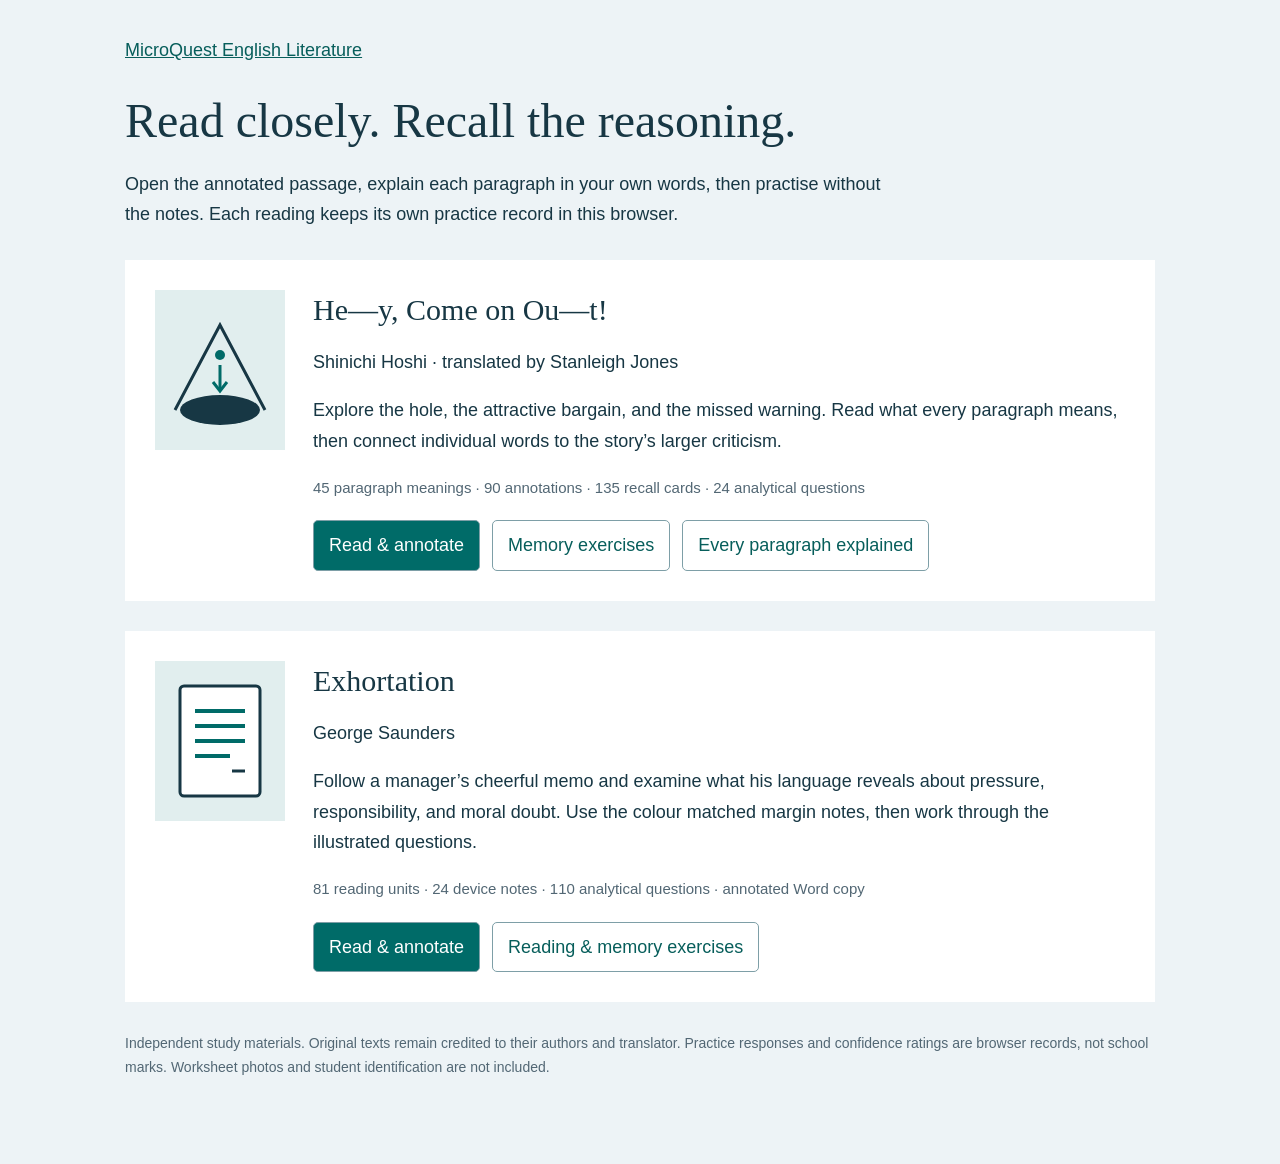
<file: reading-lab/index.html>
<!doctype html><html lang="en"><head><meta charset="utf-8"><meta name="viewport" content="width=device-width,initial-scale=1"><title>Literature Reading Lab · MicroQuest</title><style>*{box-sizing:border-box}body{margin:0;background:#edf3f6;color:#173744;font:18px/1.7 'Avenir Next',Arial,sans-serif}main{max-width:1080px;margin:auto;padding:35px 25px 70px}a{color:#075e5b}h1{font:500 clamp(32px,5vw,48px)/1.25 Georgia,serif;margin:25px 0 14px}h2{font:500 30px/1.3 Georgia,serif;margin:0 0 12px}.intro{max-width:760px}.reading{display:grid;grid-template-columns:130px 1fr;gap:28px;background:white;margin:30px 0;padding:30px}.art{width:130px;height:160px;background:#e1eeee;display:grid;place-items:center}.actions{display:flex;gap:12px;flex-wrap:wrap;margin-top:20px}.actions a{padding:9px 15px;border:1px solid #7e9fa7;border-radius:5px;text-decoration:none}.actions a:first-child{background:#006b68;color:white}.small{font-size:14px;color:#526774}.count{font-size:15px;color:#526774}@media(max-width:650px){.reading{grid-template-columns:1fr;padding:24px}.art{display:none}}:focus-visible{outline:3px solid #006b68;outline-offset:4px}</style></head><body><main><a href="../#subject/literature">MicroQuest English Literature</a><h1>Read closely. Recall the reasoning.</h1><p class="intro">Open the annotated passage, explain each paragraph in your own words, then practise without the notes. Each reading keeps its own practice record in this browser.</p><section class="reading"><div class="art" aria-hidden="true"><svg viewBox="0 0 120 140" width="120" height="140"><path d="M15 110L60 25L105 110" fill="none" stroke="#173744" stroke-width="3"/><ellipse cx="60" cy="110" rx="40" ry="15" fill="#173744"/><circle cx="60" cy="55" r="5" fill="#006b68"/><path d="M60 65V90" stroke="#006b68" stroke-width="3"/><path d="M53 82L60 91L67 82" fill="none" stroke="#006b68" stroke-width="3"/></svg></div><div><h2>He—y, Come on Ou—t!</h2><p>Shinichi Hoshi · translated by Stanleigh Jones</p><p>Explore the hole, the attractive bargain, and the missed warning. Read what every paragraph means, then connect individual words to the story’s larger criticism.</p><p class="count">45 paragraph meanings · 90 annotations · 135 recall cards · 24 analytical questions</p><div class="actions"><a href="he-y/">Read & annotate</a><a href="he-y/#practice">Memory exercises</a><a href="he-y/#meanings">Every paragraph explained</a></div></div></section><section class="reading"><div class="art" aria-hidden="true"><svg viewBox="0 0 120 140" width="120" height="140"><rect x="20" y="15" width="80" height="110" rx="4" fill="white" stroke="#173744" stroke-width="3"/><path d="M35 40H85M35 55H85M35 70H85M35 85H70" stroke="#006b68" stroke-width="4"/><path d="M72 100H85" stroke="#173744" stroke-width="3"/></svg></div><div><h2>Exhortation</h2><p>George Saunders</p><p>Follow a manager’s cheerful memo and examine what his language reveals about pressure, responsibility, and moral doubt. Use the colour matched margin notes, then work through the illustrated questions.</p><p class="count">81 reading units · 24 device notes · 110 analytical questions · annotated Word copy</p><div class="actions"><a href="exhortation/annotations.html">Read & annotate</a><a href="exhortation/">Reading & memory exercises</a></div></div></section><p class="small">Independent study materials. Original texts remain credited to their authors and translator. Practice responses and confidence ratings are browser records, not school marks. Worksheet photos and student identification are not included.</p></main></body></html>
</file>
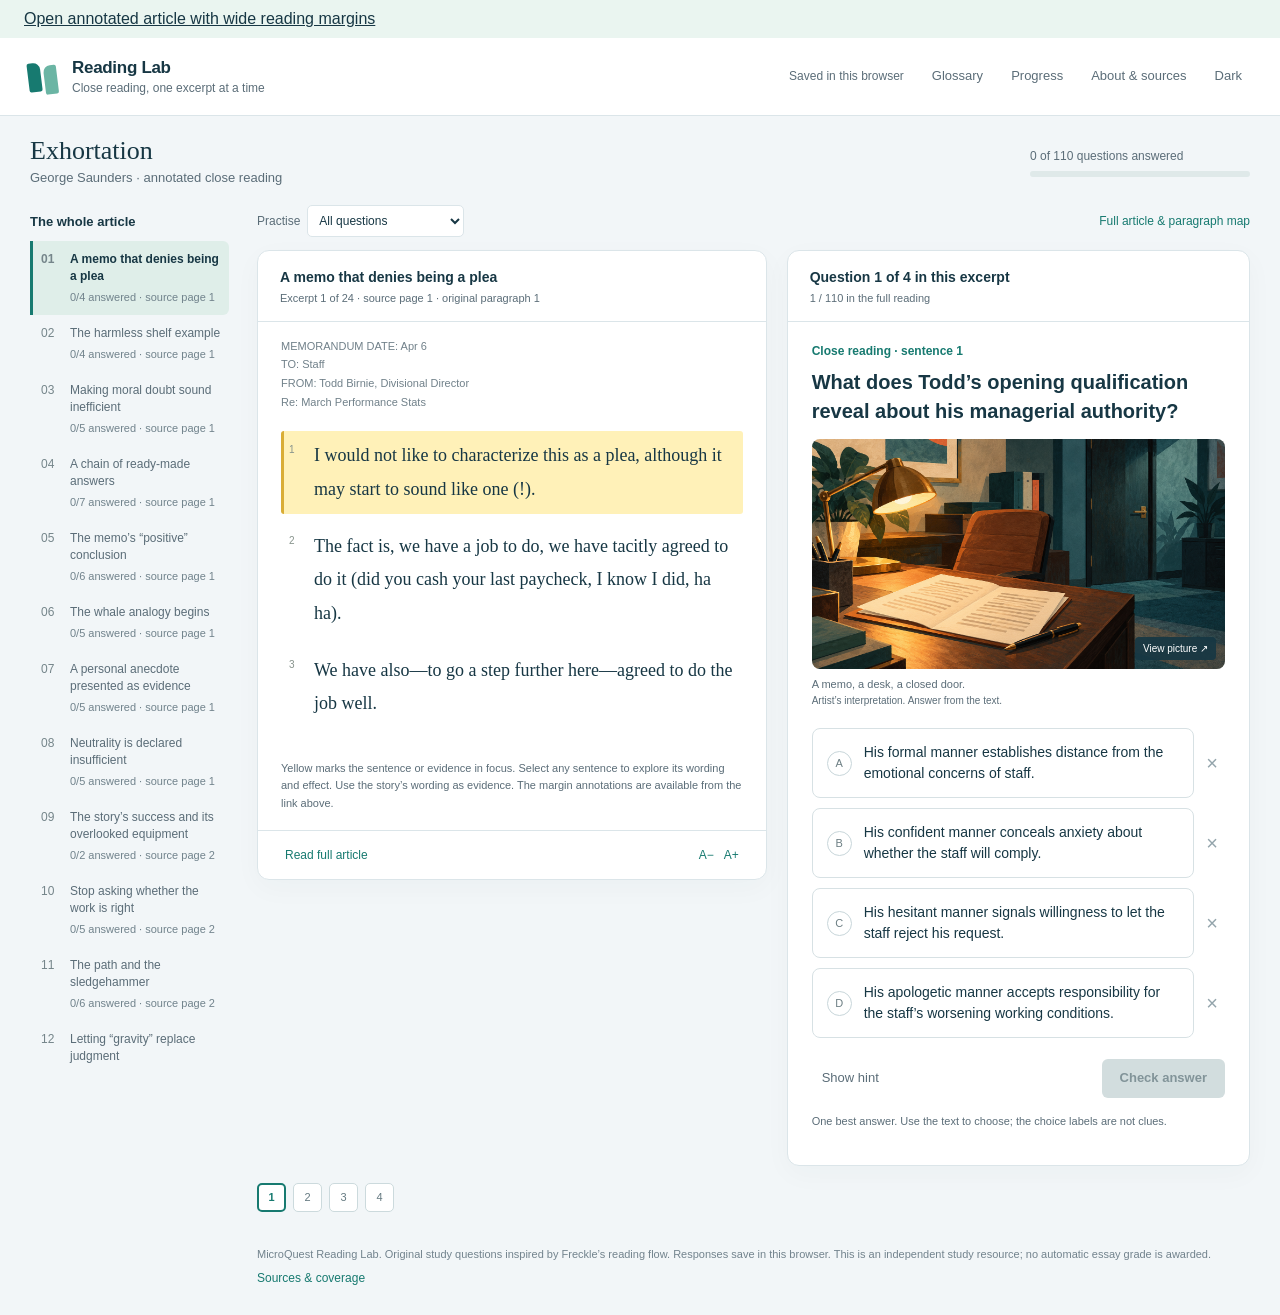
<file: reading-lab/exhortation/index.html>
<!doctype html><html lang="en"><head><meta charset="utf-8"><meta name="viewport" content="width=device-width,initial-scale=1"><meta name="theme-color" content="#177a70"><meta name="description" content="Close-reading practice for the supplied four pages of George Saunders’s Exhortation. Sentence meaning, literary devices, and evidence-based inference."><title>Exhortation · Reading Lab</title><style>:root{--ink:#173744;--teal:#177a70;--muted:#5b6d78;--mint:#eaf5f0;--line:#dbe5e9;--paper:#fff;--page:#f2f6f8;--amber:#fff1b8;--wrong:#9b3232;--wrong-bg:#fff1ee;--shadow:0 8px 28px #17374408;font-family:-apple-system,BlinkMacSystemFont,'Segoe UI',sans-serif;color:var(--ink);background:var(--page);font-synthesis:none}*{box-sizing:border-box}body{margin:0}button,select,input{font:inherit}button,a,summary,select{touch-action:manipulation}button{cursor:pointer}button:disabled{cursor:default}a{color:var(--teal)}button:focus-visible,a:focus-visible,select:focus-visible,summary:focus-visible,input:focus-visible{outline:3px solid #ddaa23;outline-offset:3px}.skip{position:fixed;top:-60px;left:14px;z-index:50;background:white;padding:12px}.skip:focus{top:10px}.top{height:78px;display:flex;align-items:center;justify-content:space-between;gap:20px;padding:0 28px;border-bottom:1px solid var(--line);background:white}.identity{display:flex;align-items:center;gap:12px;min-width:0}.mark{display:flex;gap:3px;width:32px;height:29px;transform:rotate(-7deg)}.mark i{display:block;background:var(--teal);width:13px;border-radius:2px 7px 2px 2px}.mark i+ i{background:#6bb5a4;border-radius:7px 2px 2px 2px;transform:translateY(4px)}.identity strong{display:block;font-size:17px;letter-spacing:-.3px}.identity small{font-size:12px;color:var(--muted)}.top-actions{display:flex;align-items:center;gap:8px}.top .status{font-size:12px;color:var(--muted);margin-right:10px}.subbar{display:flex;align-items:center;gap:20px;max-width:1540px;margin:auto;padding:20px 30px 16px}.subbar h1{font:500 26px Georgia,serif;margin:0}.subbar p{margin:4px 0;color:var(--muted);font-size:13px}.subbar .overall{margin-left:auto;min-width:220px;font-size:12px;color:var(--muted)}.bar{height:6px;background:#dfe9e9;border-radius:4px;overflow:hidden;margin-top:8px}.bar i{display:block;height:100%;background:var(--teal);border-radius:4px}.layout{max-width:1540px;margin:auto;display:grid;grid-template-columns:205px minmax(0,1fr);gap:22px;padding:0 30px 30px}.rail{position:sticky;top:18px;align-self:start;max-height:calc(100vh - 35px);overflow:auto;padding-right:6px}.rail h2{font-size:13px;margin:9px 0 12px}.rail button{width:100%;text-align:left;border:0;border-left:3px solid transparent;background:transparent;padding:10px 8px;border-radius:0 6px 6px 0;display:grid;grid-template-columns:24px 1fr;gap:5px;color:var(--muted);font-size:12px;line-height:1.4}.rail button.active{border-left-color:var(--teal);background:#dfeee9;color:var(--ink);font-weight:650}.rail button:hover{background:#e8efef}.rail .num{font-variant-numeric:tabular-nums;color:#75858a}.rail small{grid-column:2;font-weight:400;font-size:11px;color:#71838c}.workspace{min-width:0}.study-tools{display:flex;align-items:center;justify-content:space-between;gap:12px;margin-bottom:13px}.study-tools label{display:flex;align-items:center;gap:7px;font-size:12px;color:var(--muted)}.study-tools select{padding:7px;background:white;border:1px solid var(--line);border-radius:5px;color:var(--ink);max-width:200px}.study-tools .part-picker{display:none}.panes{display:grid;grid-template-columns:minmax(0,1.1fr) minmax(330px,1fr);gap:20px;align-items:start}.reading,.question{background:white;border:1px solid var(--line);border-radius:12px;box-shadow:var(--shadow);overflow:hidden}.reading{position:sticky;top:20px}.pane-heading{padding:17px 22px;border-bottom:1px solid var(--line);display:flex;align-items:center;justify-content:space-between;gap:10px}.pane-heading h2{font-size:14px;margin:0;line-height:1.4}.pane-heading small{display:block;font-size:11px;color:var(--muted);margin-top:4px}.source-link{white-space:nowrap;border:0;background:transparent;padding:6px 0;color:var(--teal);font-size:12px}.memo-header{white-space:pre-line;font-size:11px;color:#71818a;line-height:1.7;padding:15px 23px 0}.excerpt{padding:20px 23px 14px;max-height:calc(100vh - 345px);min-height:180px;overflow-y:auto;font:18px/1.85 Georgia,'Times New Roman',serif}.sentence{display:block;position:relative;width:100%;padding:8px 8px 8px 30px;margin:0 0 8px;border:0;border-left:3px solid transparent;border-radius:3px;background:transparent;color:var(--ink);font:inherit;text-align:left;cursor:pointer}.sentence:hover{background:#f3f7f6}.sentence.target{background:var(--amber);border-left-color:#d9ad36}.sentence.evidence{background:#e6f2eb;border-left-color:var(--teal)}.sentence .sid{position:absolute;left:5px;top:13px;font:10px/1.2 -apple-system,BlinkMacSystemFont,sans-serif;color:#87938c}.reading-guide{font-size:11px;color:var(--muted);margin:0;padding:10px 23px 18px;line-height:1.55}.reading-foot{border-top:1px solid var(--line);padding:12px 22px;display:flex;gap:10px;justify-content:space-between}.reading-foot button{border:0;background:transparent;color:var(--teal);font-size:12px;padding:5px}.question{padding-bottom:20px}.question-main{padding:22px 24px 0}.skill{font-size:12px;font-weight:650;color:var(--teal)}.question h3{font-size:20px;line-height:1.45;margin:10px 0 13px;font-weight:650}.question .focus{font:italic 15px/1.65 Georgia,serif;padding:12px 14px;margin:0 0 18px;background:#f4f7f7;border-left:2px solid #9cb8b6;max-height:130px;overflow:auto}.choice-row{display:flex;align-items:stretch;gap:5px;margin:10px 0}.choice{display:flex;align-items:center;gap:12px;padding:13px 14px;flex:1;text-align:left;border:1.5px solid #d7e1e4;background:white;border-radius:8px;color:var(--ink);font-size:14px;line-height:1.5;min-height:63px}.choice:hover:not(:disabled){border-color:#85b6ac;background:#f4faf7}.choice .letter{border:1.5px solid #c8d6da;border-radius:50%;width:25px;height:25px;flex:none;display:grid;place-items:center;font-size:11px;color:#6c7e83}.choice.selected{border-color:var(--teal);background:#edf6f1}.choice.selected .letter{color:white;background:var(--teal);border-color:var(--teal)}.choice.correct{border-color:#247b52;background:#edf8ef}.choice.incorrect{border-color:#bf6a5c;background:var(--wrong-bg)}.choice-row.eliminated .choice{opacity:.38}.choice-row.eliminated .choice>span:last-child{text-decoration:line-through}.eliminate{width:26px;flex:none;border:0;background:transparent;color:#94a5ac;font-size:20px;border-radius:4px}.eliminate:hover{background:#eaf0f0;color:var(--ink)}.eliminate:disabled{opacity:.3}.q-actions{display:flex;align-items:center;justify-content:space-between;gap:12px;margin-top:21px}.btn{border:0;border-radius:6px;padding:11px 18px;background:var(--teal);color:white;font-weight:650;font-size:13px;line-height:1.3}.btn:disabled{background:#d2ddde;color:#829499}.btn.secondary{border:1px solid #d0dedf;background:white;color:var(--ink)}.btn.quiet{padding:8px 10px;font-weight:500;color:var(--muted);background:transparent}.hint{background:#eaf4fa;border:1px solid #d2e6f1;border-radius:7px;padding:12px 14px;font-size:13px;line-height:1.65;margin-top:16px}.hint strong{display:block;font-size:12px}.feedback{border-radius:8px;border:1px solid #c1ddc8;background:#eff8f0;padding:15px;margin-top:18px;font-size:13px;line-height:1.65}.feedback.wrong{background:#fff5ef;border-color:#ebccba}.feedback h4{font-size:15px;margin:0 0 6px}.feedback p{margin:6px 0}.feedback .helped{font-size:11px;color:var(--muted)}.feedback details{border-top:1px solid #dce5d9;margin-top:12px;padding-top:10px}.feedback summary{cursor:pointer;color:#3d6253}.feedback ul{padding-left:20px}.feedback li{margin:9px 0}.question-strip{display:flex;gap:7px;align-items:center;flex-wrap:wrap;padding:17px 0 4px}.question-strip button{width:29px;height:29px;border:1px solid #ccdadd;border-radius:5px;background:white;color:#647980;font-size:11px}.question-strip button.current{border:2px solid var(--teal);color:var(--teal);font-weight:700}.question-strip button.right{background:#e0f0e4;border-color:#9ac3a4}.question-strip button.miss{background:#ffeadf;border-color:#debda7}.section-summary{padding:22px 24px}.section-summary h3{margin-top:5px}.section-summary p{font-size:14px;line-height:1.7}.small-note{font-size:11px;color:var(--muted);line-height:1.7;margin:14px 0}.screen-reader{position:absolute;width:1px;height:1px;overflow:hidden;clip:rect(0,0,0,0)}.mobile-reading{display:none}.article-complete{background:white;border:1px solid var(--line);padding:26px;border-radius:12px;margin-bottom:18px}.article-complete h2{font:26px Georgia,serif}.article-complete p{line-height:1.7}.report-table{width:100%;border-collapse:collapse;font-size:13px}.report-table th,.report-table td{text-align:left;padding:12px;border-bottom:1px solid var(--line)}dialog{border:1px solid var(--line);border-radius:12px;box-shadow:0 20px 60px #16384430;padding:0;max-width:min(960px,94vw);max-height:90vh;width:850px;color:var(--ink)}dialog::backdrop{background:#14374470}.dialog-head{display:flex;align-items:center;justify-content:space-between;gap:20px;padding:18px 24px;border-bottom:1px solid var(--line);background:white;position:sticky;top:0;z-index:2}.dialog-head h2{margin:0;font-size:18px}.dialog-body{padding:22px 26px;line-height:1.8;font-size:14px}.dialog-body p{margin:10px 0 18px}.dialog-body h3{font-size:17px;margin-top:26px}.dialog-body .full-text{font:18px/1.9 Georgia,serif}.full-text .article-sentence{border:0;background:transparent;font:inherit;color:inherit;padding:0;cursor:pointer;display:inline}.full-text .article-sentence:hover{background:var(--amber)}.glossary{display:grid;grid-template-columns:1fr 1fr;gap:16px 28px}.glossary dt{font-weight:700;font-size:14px}.glossary dd{margin:5px 0 0;font-size:13px;color:#506a73}.photo{width:100%;height:auto}.photo-nav{display:flex;gap:8px;flex-wrap:wrap;margin:14px 0}.photo-nav .selected{background:var(--teal);color:white}.source-details{font-size:12px;background:#eef4f5;padding:14px}.dialog-body input[type=search]{width:100%;padding:11px 13px;font-size:14px;border:1px solid #cbdade;border-radius:5px;margin-bottom:18px}.footer{max-width:1540px;margin:0 auto 20px;padding:0 30px 0 257px;font-size:11px;line-height:1.6;color:#72838d}.theme-dark{--ink:#dce8eb;--muted:#a1b5be;--teal:#67c5b3;--page:#13272f;--paper:#1c333d;--line:#34505b;--amber:#574b24}.theme-dark .top,.theme-dark .reading,.theme-dark .question,.theme-dark dialog,.theme-dark .dialog-head,.theme-dark .article-complete{background:var(--paper)}.theme-dark .choice,.theme-dark .btn.secondary,.theme-dark .question-strip button,.theme-dark .study-tools select{background:#203c47;color:var(--ink)}.theme-dark .choice.selected,.theme-dark .choice.correct{background:#25483d}.theme-dark .choice.incorrect{background:#52362d}.theme-dark .question .focus,.theme-dark .source-details{background:#243d46}.theme-dark .feedback{background:#234435}.theme-dark .feedback.wrong{background:#503a30}.theme-dark .hint{background:#203f51}.theme-dark .rail button.active{background:#23453f}.theme-dark .sentence:hover{background:#24414b}.theme-dark .sentence.evidence{background:#234d3e}.theme-dark .letter{color:#c8dadb}.theme-dark .glossary dd{color:#afc7d0}.theme-dark .btn:not(.secondary):not(.quiet){color:#102c30}.theme-dark .hint strong,.theme-dark .feedback summary{color:#b5e6d6}
@media(min-width:1500px){.panes{grid-template-columns:minmax(0,1.15fr) minmax(420px,1fr)}.excerpt{font-size:20px}}
@media(max-width:1100px){.layout{grid-template-columns:160px minmax(0,1fr);padding:0 18px 25px;gap:14px}.panes{gap:12px;grid-template-columns:minmax(0,1fr) minmax(300px,1fr)}.question-main{padding:18px}.pane-heading{padding:15px 18px}.excerpt{padding:15px 16px;font-size:17px}.sentence{padding-left:25px}.rail button{font-size:11px}.subbar{padding:18px}.footer{padding-left:192px}.top{padding:0 18px}}
@media(max-width:860px){.layout{display:block}.rail{display:none}.study-tools .part-picker{display:block;max-width:260px}.panes{grid-template-columns:minmax(0,1fr) minmax(300px,1fr)}.subbar .overall{min-width:150px}.top .status{display:none}.footer{padding:0 20px}.top-actions{gap:3px}.top-actions .btn{font-size:12px;padding:8px}.subbar h1{font-size:24px}}
@media(max-width:680px){.top{height:auto;min-height:70px;padding:12px 15px;gap:9px;flex-wrap:wrap}.identity strong{font-size:15px}.identity small{font-size:10px}.top-actions{margin-left:auto}.top-actions .wide{display:none}.subbar{padding:18px 16px 13px;gap:12px}.subbar h1{font-size:23px}.subbar .overall{min-width:105px;max-width:145px;font-size:10px}.subbar p{font-size:11px}.layout{padding:0 12px 20px}.study-tools{flex-wrap:wrap;gap:8px}.study-tools .part-picker{max-width:100%;flex:1;min-width:170px;font-size:12px}.study-tools label{font-size:11px}.study-tools select{max-width:150px;font-size:12px}.panes{display:flex;flex-direction:column;gap:15px}.reading,.question{width:100%;position:static}.excerpt{max-height:270px;min-height:125px;font-size:17px;padding:12px 15px}.reading-guide{font-size:10px;padding:5px 18px 13px}.pane-heading{padding:13px 16px}.pane-heading h2{font-size:13px}.question-main{padding:18px 17px 0}.question h3{font-size:18px}.question .focus{max-height:110px;font-size:14px}.choice{font-size:13px;min-height:61px;padding:12px}.choice .letter{width:24px;height:24px}.eliminate{width:25px}.q-actions{margin-top:18px}.glossary{grid-template-columns:1fr}.dialog-body{padding:17px}.dialog-head{padding:15px 17px}.dialog-head h2{font-size:16px}.dialog-body .full-text{font-size:17px}.report-table th,.report-table td{font-size:11px;padding:7px}.footer{padding:0 17px;font-size:10px}.question-strip{padding-top:12px}.memo-header{font-size:10px;padding:10px 18px 0}.reading-foot{padding:8px 16px}.mobile-reading{display:block}}
@media(prefers-reduced-motion:reduce){*{scroll-behavior:auto!important}}
@media print{.top,.subbar,.rail,.study-tools,.question,.reading-foot,.footer,.reading-guide,.question-strip{display:none!important}.layout,.panes{display:block;padding:0}.reading{position:static;border:0;box-shadow:none}.excerpt{max-height:none;overflow:visible}.sentence{break-inside:avoid}dialog[open]{position:static;max-height:none;max-width:none;border:0;box-shadow:none;width:100%}.dialog-head button,.photo-nav{display:none}.dialog-body .full-text{font-size:12pt}}
@media(min-width:681px){.question .focus{display:none}}

.question-picture{margin:0 0 20px}.question-picture>button{position:relative;display:block;border:0;padding:0;width:100%;background:#e4eee8;border-radius:8px;overflow:hidden}.question-picture img{display:block;width:100%;height:auto;max-height:230px;object-fit:cover;object-position:center 53%}.picture-zoom{position:absolute;right:9px;bottom:9px;background:#163744e8;color:white;font-size:10px;padding:6px 8px;border-radius:4px}.question-picture figcaption{font-size:11px;line-height:1.55;color:var(--muted);padding-top:7px}.question-picture figcaption span{display:block;font-size:10px}.illustration-full{border-radius:8px}.word-card{display:flex;gap:18px;align-items:flex-start;background:var(--mint);border:1px solid #c8e0d5;border-radius:10px;padding:22px;margin-bottom:26px}.word-badge{display:flex;align-items:center;justify-content:center;flex:0 0 44px;height:54px;border-radius:5px;background:#205fa5;color:white;font:bold 28px Georgia,serif;box-shadow:5px 5px 0 #c4d8df}.word-card small{font-size:10px;letter-spacing:1.2px;color:var(--muted)}.dialog-body .word-card h3{margin:5px 0 8px;font:23px Georgia,serif}.word-card p{font-size:13px;line-height:1.7}.word-card .small-note{font-size:11px;margin-bottom:0}.theme-dark .word-card{background:#234039;border-color:#3d6458}@media(max-width:680px){.question-picture img{max-height:220px}.word-card{padding:17px;gap:12px}.word-badge{flex-basis:30px;height:40px;font-size:22px}.dialog-body .word-card h3{font-size:20px}}
</style></head><body><a class="skip" href="#question-heading">Skip to question</a><nav style="padding:10px 24px;background:#eaf5f0"><a href="annotations.html" style="color:#173744;font:16px Arial,sans-serif">Open annotated article with wide reading margins</a></nav><div id="app"></div><dialog id="reading-dialog" aria-labelledby="dialog-title"></dialog><noscript>This reading exercise needs JavaScript enabled.</noscript><script>const PHOTO_SOURCES = {};</script><script>const READING_DATA = {"meta": {"title": "Exhortation", "author": "George Saunders", "header": "MEMORANDUM DATE: Apr 6\nTO: Staff\nFROM: Todd Birnie, Divisional Director\nRe: March Performance Stats", "signature": "Todd", "source": "Four user-supplied annotated photographs, pages 1–4.", "sourceDate": "2026-11-01", "note": "Transcription preserves the printed story, including the continuation across pages 1–2 and 3–4. Dashes, curly quotation marks, spacing and line wrapping are normalised for reading; unusual sentence fragments and the final comma are retained. Handwriting is not merged into the story.", "questionEdition": "analytical-v2", "questionApproach": "Close reading of character, tone, persuasion, structure, evidence and theme; balanced answer lengths."}, "sections": [{"id": "e01", "title": "A memo that denies being a plea", "page": 1, "paragraph": 1, "sentenceIds": ["s001", "s002", "s003"], "questionIds": ["m-s001", "m-s002", "m-s003", "x001"]}, {"id": "e02", "title": "The harmless shelf example", "page": 1, "paragraph": 1, "sentenceIds": ["s004", "s005", "s006"], "questionIds": ["m-s004", "m-s005", "m-s006", "x002"]}, {"id": "e03", "title": "Making moral doubt sound inefficient", "page": 1, "paragraph": 1, "sentenceIds": ["s007", "s008", "s009", "s010"], "questionIds": ["m-s007", "m-s008", "m-s009", "m-s010", "x003"]}, {"id": "e04", "title": "A chain of ready-made answers", "page": 1, "paragraph": 1, "sentenceIds": ["s011", "s012", "s013", "s014", "s015", "s016"], "questionIds": ["m-s011", "m-s012", "m-s013", "m-s014", "m-s015", "m-s016", "x004"]}, {"id": "e05", "title": "The memo’s “positive” conclusion", "page": 1, "paragraph": 1, "sentenceIds": ["s017", "s018", "s019", "s020", "s021"], "questionIds": ["m-s017", "m-s018", "m-s019", "m-s020", "m-s021", "x005"]}, {"id": "e06", "title": "The whale analogy begins", "page": 1, "paragraph": 2, "sentenceIds": ["s022", "s023", "s024", "s025"], "questionIds": ["m-s022", "m-s023", "m-s024", "m-s025", "x006"]}, {"id": "e07", "title": "A personal anecdote presented as evidence", "page": 1, "paragraph": 2, "sentenceIds": ["s026", "s027", "s028", "s029"], "questionIds": ["m-s026", "m-s027", "m-s028", "m-s029", "x007"]}, {"id": "e08", "title": "Neutrality is declared insufficient", "page": 1, "paragraph": 2, "sentenceIds": ["s030", "s031", "s032", "s033"], "questionIds": ["m-s030", "m-s031", "m-s032", "m-s033", "x008"]}, {"id": "e09", "title": "The story’s success and its overlooked equipment", "page": 2, "paragraph": 2, "sentenceIds": ["s034"], "questionIds": ["m-s034", "x009"]}, {"id": "e10", "title": "Stop asking whether the work is right", "page": 2, "paragraph": 3, "sentenceIds": ["s035", "s036", "s037", "s038"], "questionIds": ["m-s035", "m-s036", "m-s037", "m-s038", "x010"]}, {"id": "e11", "title": "The path and the sledgehammer", "page": 2, "paragraph": 3, "sentenceIds": ["s039", "s040", "s041", "s042", "s043"], "questionIds": ["m-s039", "m-s040", "m-s041", "m-s042", "m-s043", "x011"]}, {"id": "e12", "title": "Letting “gravity” replace judgment", "page": 2, "paragraph": 3, "sentenceIds": ["s044", "s045", "s046"], "questionIds": ["m-s044", "m-s045", "m-s046", "x012"]}, {"id": "e13", "title": "Admiration that dismisses right and wrong", "page": 2, "paragraph": 3, "sentenceIds": ["s047", "s048", "s049", "s050"], "questionIds": ["m-s047", "m-s048", "m-s049", "m-s050", "x013"]}, {"id": "e14", "title": "Numbers as public proof", "page": 2, "paragraph": 3, "sentenceIds": ["s051", "s052", "s053"], "questionIds": ["m-s051", "m-s052", "m-s053", "x014"]}, {"id": "e15", "title": "An intrusive joke about the new baby", "page": 2, "paragraph": 3, "sentenceIds": ["s054", "s055", "s056", "s057"], "questionIds": ["m-s054", "m-s055", "m-s056", "m-s057", "x015"]}, {"id": "e16", "title": "Protection that sounds like surveillance", "page": 3, "paragraph": 4, "sentenceIds": ["s058", "s059"], "questionIds": ["m-s058", "m-s059", "x016"]}, {"id": "e17", "title": "Remorse dismissed as “boo-hooing”", "page": 3, "paragraph": 5, "sentenceIds": ["s060", "s061", "s062", "s063"], "questionIds": ["m-s060", "m-s061", "m-s062", "m-s063", "x017"]}, {"id": "e18", "title": "What Room 6 leaves unsaid", "page": 3, "paragraph": 5, "sentenceIds": ["s064", "s065", "s066"], "questionIds": ["m-s064", "m-s065", "m-s066", "x018"]}, {"id": "e19", "title": "Appealing to the people above", "page": 3, "paragraph": 5, "sentenceIds": ["s067", "s068", "s069"], "questionIds": ["m-s067", "m-s068", "m-s069", "x019"]}, {"id": "e20", "title": "Todd’s account of the meeting", "page": 3, "paragraph": 5, "sentenceIds": ["s070", "s071", "s072", "s073", "s074"], "questionIds": ["m-s070", "m-s071", "m-s072", "m-s073", "m-s074", "x020"]}, {"id": "e21", "title": "The worker can become the “shelf”", "page": 3, "paragraph": 5, "sentenceIds": ["s075", "s076"], "questionIds": ["m-s075", "m-s076", "x021"]}, {"id": "e22", "title": "A threat called an appeal “from the hip”", "page": 4, "paragraph": "5–6", "sentenceIds": ["s077", "s078"], "questionIds": ["m-s077", "m-s078", "x022"]}, {"id": "e23", "title": "The invitation to the office", "page": 4, "paragraph": 7, "sentenceIds": ["s079", "s080"], "questionIds": ["m-s079", "m-s080", "x023"]}, {"id": "e24", "title": "The empty reassurance and signature", "page": 4, "paragraph": 8, "sentenceIds": ["s081"], "questionIds": ["m-s081", "x024", "x025", "x026", "x027", "x028", "x029"]}], "sentences": [{"id": "s001", "text": "I would not like to characterize this as a plea, although it may start to sound like one (!).", "meaning": "Todd denies that he is pleading while admitting the memo may sound like a plea.", "options": ["Todd denies that he is pleading while admitting the memo may sound like a plea.", "Todd openly announces his resignation.", "Todd promises the memo contains no request.", "Todd says the staff wrote the memo."], "why": "The denial is immediately qualified by “although.” That tension makes the apparently confident manager sound anxious or defensive.", "section": "e01", "page": 1, "paragraph": 1}, {"id": "s002", "text": "The fact is, we have a job to do, we have tacitly agreed to do it (did you cash your last paycheck, I know I did, ha ha).", "meaning": "Todd treats accepting pay as an unspoken agreement to carry out the work.", "options": ["Todd treats accepting pay as an unspoken agreement to carry out the work.", "Todd says staff signed a new written contract today.", "Todd admits that nobody has been paid.", "Todd gives employees permission to reject all tasks."], "why": "The paycheck question supplies his supposed evidence for “tacitly agreed.” It is his argument for compliance, not proof that every worker consented to every task.", "section": "e01", "page": 1, "paragraph": 1}, {"id": "s003", "text": "We have also—to go a step further here—agreed to do the job well.", "meaning": "He extends the supposed agreement from doing the work to doing it well.", "options": ["He extends the supposed agreement from doing the work to doing it well.", "He concedes that quality does not matter.", "He announces a smaller workload.", "He says only the director must work carefully."], "why": "“Also” and “a step further” build on the previous claim; the memo increases the demands attached to accepting pay.", "section": "e01", "page": 1, "paragraph": 1}, {"id": "s004", "text": "Now we all know that one way to do a job poorly is to be negative about it.", "meaning": "Todd presents the idea that negativity harms performance as something everyone already accepts.", "options": ["Todd presents the idea that negativity harms performance as something everyone already accepts.", "Todd invites staff to debate whether the work is right.", "Todd states that negative numbers are banned.", "Todd proves that attitude is the only cause of poor performance."], "why": "“We all know” assumes agreement. “One way” does not logically establish that attitude is the sole cause of every performance problem.", "section": "e02", "page": 1, "paragraph": 1}, {"id": "s005", "text": "Say we need to clean a shelf.", "meaning": "He introduces a hypothetical, apparently ordinary cleaning job.", "options": ["He introduces a hypothetical, apparently ordinary cleaning job.", "He identifies the exact nature of Room 6.", "He says every worker is employed as a domestic cleaner.", "He reports a completed cleaning task."], "why": "“Say” sets up an example rather than reporting an event. Its ordinary appearance matters when “shelf” later acquires a more disturbing meaning.", "section": "e02", "page": 1, "paragraph": 1}, {"id": "s006", "text": "Let's use that example.", "meaning": "He asks readers to follow his chosen shelf-cleaning comparison.", "options": ["He asks readers to follow his chosen shelf-cleaning comparison.", "He abandons the shelf example immediately.", "He gives staff freedom to choose any work task.", "He tells readers the story has ended."], "why": "The short directive controls the discussion by deciding which example the audience should use.", "section": "e02", "page": 1, "paragraph": 1}, {"id": "s007", "text": "If we spend the hour before the shelf cleaning talking down the process of cleaning the shelf, complaining about it, dreading it, investigating the moral niceties of cleaning the shelf, whatever, then what happens is, we make the process of cleaning the shelf more difficult than it really is.", "meaning": "He groups ethical questioning with complaining and claims that all of it makes the job harder.", "options": ["He groups ethical questioning with complaining and claims that all of it makes the job harder.", "He carefully separates moral inquiry from grumbling.", "He asks for a formal ethical review before every job.", "He proves that the work cannot harm anyone."], "why": "The long list places “investigating the moral niceties” beside complaint and dread; “whatever” dismisses the distinctions. His claim about difficulty does not establish moral innocence.", "section": "e03", "page": 1, "paragraph": 1}, {"id": "s008", "text": "We all know very well that that “shelf” is going to be cleaned, given the current climate, either by you or the guy who replaces you and gets your paycheck, so the question boils down to: Do I want to clean it happy or do I want to clean it sad?", "meaning": "Todd treats the task as unavoidable, threatens replacement, and reduces the worker’s choice to attitude.", "options": ["Todd treats the task as unavoidable, threatens replacement, and reduces the worker’s choice to attitude.", "He offers employees a free choice about whether the work should happen.", "He guarantees that refusing the task will protect their pay.", "He says the current climate is a weather forecast."], "why": "The replacement taking the paycheck makes the choice coercive. The happy/sad question excludes the more serious option of challenging the work itself.", "section": "e03", "page": 1, "paragraph": 1}, {"id": "s009", "text": "Which would be more effective?", "meaning": "He steers readers toward judging the two attitudes by efficiency.", "options": ["He steers readers toward judging the two attitudes by efficiency.", "He asks which task is morally justified.", "He asks the audience to choose a new director.", "He announces an objective measurement has already proved his case."], "why": "The question follows the happy/sad alternatives. It pushes efficiency to the foreground while leaving the work’s ethics unexamined.", "section": "e03", "page": 1, "paragraph": 1}, {"id": "s010", "text": "For me?", "meaning": "He narrows the question to the worker’s supposed personal advantage.", "options": ["He narrows the question to the worker’s supposed personal advantage.", "He asks whether Todd should receive a gift.", "He switches to discussing his childhood.", "He admits the staff will not benefit in any way."], "why": "The fragment follows “more effective” and makes the next argument seem concerned with the individual worker’s interests.", "section": "e03", "page": 1, "paragraph": 1}, {"id": "s011", "text": "Which would accomplish my purpose more efficiently?", "meaning": "He asks which attitude would help the worker achieve a goal most efficiently.", "options": ["He asks which attitude would help the worker achieve a goal most efficiently.", "He asks whether the goal itself is morally acceptable.", "He asks how to avoid receiving wages.", "He argues that efficiency never matters."], "why": "The wording directs attention to efficient means. The next question supplies the goal he wants workers to accept.", "section": "e04", "page": 1, "paragraph": 1}, {"id": "s012", "text": "What is my purpose?", "meaning": "He raises a question about the worker’s goal so he can immediately define it.", "options": ["He raises a question about the worker’s goal so he can immediately define it.", "He invites a long, unrestricted discussion of life’s meaning.", "He confesses he has forgotten his job title.", "He says there can be no purpose to work."], "why": "In this sequence the question functions as a set-up, not a genuinely open inquiry: Todd promptly supplies the answer.", "section": "e04", "page": 1, "paragraph": 1}, {"id": "s013", "text": "To get paid.", "meaning": "He reduces the worker’s purpose to receiving wages.", "options": ["He reduces the worker’s purpose to receiving wages.", "He defines the purpose as protecting possible victims.", "He says the work is unpaid volunteer service.", "He identifies the worker’s private beliefs with certainty."], "why": "The terse answer asserts a narrow financial motive. It should be read as Todd’s framing of the staff’s purpose, not an omniscient statement about every worker.", "section": "e04", "page": 1, "paragraph": 1}, {"id": "s014", "text": "How do I accomplish that purpose most efficiently?", "meaning": "He asks how to secure that pay most efficiently.", "options": ["He asks how to secure that pay most efficiently.", "He asks how to investigate the organisation’s morality.", "He asks which island the staff should visit.", "He changes the stated purpose to leisure."], "why": "“That purpose” refers back to getting paid; the question makes efficient performance the route to wages.", "section": "e04", "page": 1, "paragraph": 1}, {"id": "s015", "text": "I clean that shelf well and clean it quickly.", "meaning": "He says good, fast performance is the route to getting paid.", "options": ["He says good, fast performance is the route to getting paid.", "He says slow work is the required goal.", "He says wages depend on reporting abuse.", "He says another person has already finished the task."], "why": "The parallel “well” and “quickly” makes quality and speed the criteria. The first-person voice models the answer he wants employees to repeat.", "section": "e04", "page": 1, "paragraph": 1}, {"id": "s016", "text": "And what mental state helps me clean that shelf well and quickly?", "meaning": "He connects the efficiency he wants to the worker’s attitude.", "options": ["He connects the efficiency he wants to the worker’s attitude.", "He announces a medical diagnosis of every worker.", "He asks what the shelf is made from.", "He says mental state has no relation to performance."], "why": "The question leads from performance to inner attitude, expanding managerial concern from actions to how staff think and feel.", "section": "e04", "page": 1, "paragraph": 1}, {"id": "s017", "text": "Is the answer: Negative?", "meaning": "He offers a negative attitude as an answer he expects readers to reject.", "options": ["He offers a negative attitude as an answer he expects readers to reject.", "He asks for a calculation involving negative integers.", "He sincerely recommends pessimism as the final policy.", "He announces the task has been cancelled."], "why": "The surrounding questions make “Negative?” a leading prompt. He is preparing the audience for his preferred answer.", "section": "e05", "page": 1, "paragraph": 1}, {"id": "s018", "text": "A negative mental state?", "meaning": "He repeats the rejected possibility to emphasise it.", "options": ["He repeats the rejected possibility to emphasise it.", "He introduces a separate medical assessment.", "He changes the topic to a different employee.", "He withdraws his concern about attitude."], "why": "The fragment restates the previous question rather than opening a new subject.", "section": "e05", "page": 1, "paragraph": 1}, {"id": "s019", "text": "You know very well that it is not.", "meaning": "He assumes that the audience agrees a negative attitude is not helpful.", "options": ["He assumes that the audience agrees a negative attitude is not helpful.", "He shows a study proving every possible effect of attitude.", "He asks the audience to disagree openly.", "He admits the answer is still unknown to him."], "why": "The asserted “you know” places pressure on readers to share his conclusion; it does not supply new evidence.", "section": "e05", "page": 1, "paragraph": 1}, {"id": "s020", "text": "So the point of this memo is: Positive.", "meaning": "He compresses the memo’s stated message into a demand for positivity.", "options": ["He compresses the memo’s stated message into a demand for positivity.", "He says the memo is mainly a wage calculation.", "He concludes that employees should freely discuss their doubts.", "He says the memo has no central message."], "why": "The isolated “Positive” sounds like a slogan. Its later connection to threats complicates the apparently encouraging message.", "section": "e05", "page": 1, "paragraph": 1}, {"id": "s021", "text": "The positive mental state will help you clean that shelf well and quickly, thus accomplishing your purpose of getting paid.", "meaning": "He concludes that positivity will improve performance and so serve the pay-related goal he has defined.", "options": ["He concludes that positivity will improve performance and so serve the pay-related goal he has defined.", "He proves the work is morally good because it is paid.", "He promises that ethical objections will increase wages.", "He says quality and speed have become irrelevant."], "why": "The conclusion links attitude, output, and pay. It does not establish that an efficient or paid action is ethically justified.", "section": "e05", "page": 1, "paragraph": 1}, {"id": "s022", "text": "What am I saying?", "meaning": "Todd pauses to restate and explain the message he wants readers to take.", "options": ["Todd pauses to restate and explain the message he wants readers to take.", "He asks the staff to write the memo for him.", "He announces that the previous words were not his.", "He identifies a second narrator."], "why": "The self-question is a transition in his persuasive monologue, not evidence of another speaker.", "section": "e06", "page": 1, "paragraph": 2}, {"id": "s023", "text": "Am I saying whistle while you work?", "meaning": "He considers whether he is telling workers to stay cheerful while doing unpleasant work.", "options": ["He considers whether he is telling workers to stay cheerful while doing unpleasant work.", "He orders every worker to bring a musical instrument.", "He explains that the tasks are easy and enjoyable for everyone.", "He quotes a staff complaint about factory noise."], "why": "The idiom links cheerful behavior with work. It need not mean literal whistling.", "section": "e06", "page": 1, "paragraph": 2}, {"id": "s024", "text": "Maybe I am.", "meaning": "He tentatively accepts that description of his message.", "options": ["He tentatively accepts that description of his message.", "He firmly denies wanting cheerfulness.", "He says the reader must choose a new narrator.", "He admits he has no role in the organisation."], "why": "The short qualification keeps his tone casual while allowing him to continue urging a positive attitude.", "section": "e06", "page": 1, "paragraph": 2}, {"id": "s025", "text": "Let us consider lifting a heavy dead carcass such as a whale.", "meaning": "He proposes another example: a group moving an unpleasant, very heavy dead animal.", "options": ["He proposes another example: a group moving an unpleasant, very heavy dead animal.", "He claims workers in Room 6 are certainly marine biologists.", "He reports that the whale is alive and being rescued.", "He says the shelf example was a scientific experiment."], "why": "The new comparison shifts from mundane cleaning to a physically and emotionally unpleasant task. It still does not identify the actual Room 6 operation.", "section": "e06", "page": 1, "paragraph": 2}, {"id": "s026", "text": "(Forgive the shelf/whale thing, we have just come back from our place on Reston Island, where there were 1) a lot of dirty shelves, and 2) yes, believe it or not, an actual dead rotting whale, which Timmy and Vance and I got involved with in terms of the cleanup.)", "meaning": "He apologetically explains that his recent trip supplied both examples, including a whale cleanup with Timmy and Vance.", "options": ["He apologetically explains that his recent trip supplied both examples, including a whale cleanup with Timmy and Vance.", "He says the whale cleanup is a written policy for the staff.", "He says he never personally encountered a whale.", "He states that Timmy and Vance are named prisoners in Room 6."], "why": "The parenthetical aside gives the analogy a personal, conversational origin. Timmy and Vance are not identified here as people in Room 6.", "section": "e07", "page": 1, "paragraph": 2}, {"id": "s027", "text": "So say you are charged with, you and some of your colleagues, lifting a heavy dead whale carcass onto a flatbed.", "meaning": "He asks staff to imagine being assigned the whale-lifting task as a team.", "options": ["He asks staff to imagine being assigned the whale-lifting task as a team.", "He says the staff have already agreed to buy a truck.", "He orders the reader to punish Timmy and Vance.", "He announces the whale is light enough for one person."], "why": "“Say” again introduces a hypothetical assignment. The reference to colleagues transfers his holiday story into a workplace comparison.", "section": "e07", "page": 1, "paragraph": 2}, {"id": "s028", "text": "Now we all know that is hard.", "meaning": "He treats the difficulty of lifting a whale as obvious shared knowledge.", "options": ["He treats the difficulty of lifting a whale as obvious shared knowledge.", "He concludes that the work should never be attempted.", "He says ethical judgment is easy.", "He claims the animal is not heavy."], "why": "“That” refers to the imagined physical task; the sentence recruits audience agreement before he discusses attitude.", "section": "e07", "page": 1, "paragraph": 2}, {"id": "s029", "text": "And what would be harder is: doing that with a negative attitude.", "meaning": "He asserts that negativity would add to the task’s difficulty.", "options": ["He asserts that negativity would add to the task’s difficulty.", "He says negativity would make the whale lighter.", "He proves that equipment cannot affect the result.", "He claims the team did not need cooperation."], "why": "The sentence asserts the role of attitude but does not exclude other relevant factors such as technique, equipment, or coordination.", "section": "e07", "page": 1, "paragraph": 2}, {"id": "s030", "text": "What we found—Timmy and Vance and I—is that even with only a neutral attitude, you are talking a very hard task.", "meaning": "Todd says that even neutrality did not make the whale task manageable for them.", "options": ["Todd says that even neutrality did not make the whale task manageable for them.", "He says neutral means openly refusing the work.", "He proves neutrality is morally worse than violence.", "He says the whale was imaginary."], "why": "He broadens his target from negativity to neutrality: the attitude he wants is actively positive, not merely unopposed.", "section": "e08", "page": 1, "paragraph": 2}, {"id": "s031", "text": "We tried to lift that whale while we were just feeling neutral, Timmy and Vance and I, with a dozen or so other folks, and it was a no-go, that whale wouldn't budge, until suddenly one fellow, a former Marine, said that what we needed was some mind over matter, and gathered us in a little circle, and we had a sort of chant.", "meaning": "The initial attempt failed; a former Marine then organised a motivational chant.", "options": ["The initial attempt failed; a former Marine then organised a motivational chant.", "The group moved the whale before the Marine arrived.", "Nobody besides the three family members was present.", "The sentence says the whale literally answered their chant."], "why": "The long accumulating sentence shifts from failure to collective excitement. The sequence alone does not isolate motivation as the only cause of later success.", "section": "e08", "page": 1, "paragraph": 2}, {"id": "s032", "text": "We got “psyched up.”", "meaning": "The group became excited and mentally ready for effort.", "options": ["The group became excited and mentally ready for effort.", "The group underwent a formal psychiatric diagnosis.", "The whale became frightened of the group.", "The team decided to abandon the cleanup."], "why": "The colloquial phrase means energised or motivated, not clinically diagnosed.", "section": "e08", "page": 1, "paragraph": 2}, {"id": "s033", "text": "We knew, to extend my above analogy, that we had a job to do, and got sort of excited about that, and decided to do it with a positive attitude.", "meaning": "He presents the group’s new enthusiasm as a model for the staff’s response to assigned work.", "options": ["He presents the group’s new enthusiasm as a model for the staff’s response to assigned work.", "He withdraws the comparison between the trip and the workplace.", "He admits nobody knew what task to perform.", "He says enthusiasm permits staff to select which laws apply."], "why": "“Extend my above analogy” explicitly marks the comparison. Readers can assess its limits rather than simply accept it.", "section": "e08", "page": 1, "paragraph": 2}, {"id": "s034", "text": "and I have to tell you, there was something to that, it was fun, fun when that whale rose into the air, helped by us and some big straps that Marine had in his van, and I have to say that lifting that dead rotting whale onto that flatbed with that group of total strangers was the high point of our trip.", "meaning": "He celebrates the successful lift as a joyful shared experience while also mentioning the straps that helped make it possible.", "options": ["He celebrates the successful lift as a joyful shared experience while also mentioning the straps that helped make it possible.", "He states that positive thought alone lifted the whale without physical assistance.", "He says he already knew all the other volunteers.", "He describes the whale as alive and healthy."], "why": "The page continues the preceding paragraph with a lowercase “and.” “Fun, fun” stresses excitement; the straps reveal practical assistance that complicates the simple attitude-causes-success story.", "section": "e09", "page": 2, "paragraph": 2}, {"id": "s035", "text": "So what am I saying?", "meaning": "Todd returns from the anecdote to the memo’s intended lesson.", "options": ["Todd returns from the anecdote to the memo’s intended lesson.", "He says the whale story has no relation to his argument.", "He asks a second author to take over.", "He ends all attempts at persuasion."], "why": "The repeated self-question is a structural pivot back to his instructions for employees.", "section": "e10", "page": 2, "paragraph": 3}, {"id": "s036", "text": "I am saying (and saying it fervently, because it is important): Let’s try, if we can, to minimize the grumbling and self-doubt regarding the tasks we must sometimes do around here that maybe aren’t on the surface all that pleasant.", "meaning": "He urgently asks employees to reduce complaint and doubt about unpleasant workplace tasks.", "options": ["He urgently asks employees to reduce complaint and doubt about unpleasant workplace tasks.", "He invites staff to publish all their doubts without restriction.", "He guarantees that the tasks are harmless underneath their appearance.", "He proposes ending the work immediately."], "why": "Hedging phrases soften the instruction, but “fervently” signals urgency. His description of unpleasantness does not establish innocence.", "section": "e10", "page": 2, "paragraph": 3}, {"id": "s037", "text": "I'm saying let's try not to dissect every single thing we do in terms of ultimate good/bad/indifferent in terms of morals.", "meaning": "He asks workers to stop closely examining the moral character of what they do.", "options": ["He asks workers to stop closely examining the moral character of what they do.", "He requests more detailed ethical analysis.", "He restricts only the literal dissection of animals.", "He offers a scientific definition of good and bad."], "why": "“Dissect” figuratively means analyse closely. The explicit reference to morals makes suppression of ethical inquiry clear.", "section": "e10", "page": 2, "paragraph": 3}, {"id": "s038", "text": "The time for that is long past.", "meaning": "He declares that moral questioning is no longer appropriate or timely.", "options": ["He declares that moral questioning is no longer appropriate or timely.", "He announces a future meeting for ethical debate.", "He admits earlier decisions can no longer affect anyone.", "He proves that the work has become morally acceptable."], "why": "“That” refers to the moral analysis he has just discouraged. A claim that debate is over does not answer its ethical questions.", "section": "e10", "page": 2, "paragraph": 3}, {"id": "s039", "text": "I hope that each of us had that conversation with ourselves nearly a year ago, when this whole thing started.", "meaning": "He assumes everyone should already have settled their moral doubts at the beginning.", "options": ["He assumes everyone should already have settled their moral doubts at the beginning.", "He says a recorded group vote approved each later action.", "He says no employee has ever questioned the work.", "He gives an exact date for the organisation’s founding."], "why": "“I hope” expresses an expectation, not verified knowledge. The conversation is imagined as private and already completed.", "section": "e11", "page": 2, "paragraph": 3}, {"id": "s040", "text": "We have embarked on a path, and having embarked on that path, for the best of reasons (as we decided a year ago), wouldn’t it be kind of suicidal to let our progress down that path be impeded by neurotic second-guessing?", "meaning": "He frames continued commitment as necessary and portrays renewed doubt as dangerously self-destructive.", "options": ["He frames continued commitment as necessary and portrays renewed doubt as dangerously self-destructive.", "He asks for directions on a literal walking trail.", "He proves that the initial reasons were objectively good.", "He promises that reconsidering the work will be rewarded."], "why": "The path is a metaphor for their shared course of action. “Suicidal” and “neurotic” stigmatise reconsideration; they are Todd’s framing rather than clinical findings.", "section": "e11", "page": 2, "paragraph": 3}, {"id": "s041", "text": "Have any of you ever swung a sledgehammer?", "meaning": "He introduces a familiar physical action as another persuasive comparison.", "options": ["He introduces a familiar physical action as another persuasive comparison.", "He confirms that all tasks in Room 6 use a sledgehammer.", "He announces a construction-training examination.", "He asks which employee owns the office building."], "why": "The question leads into the patio anecdote. It is not a factual description of Room 6 equipment.", "section": "e11", "page": 2, "paragraph": 3}, {"id": "s042", "text": "I know that some of you have.", "meaning": "He claims shared experience with his audience.", "options": ["He claims shared experience with his audience.", "He says no one has used a sledgehammer.", "He admits he does not know any employees.", "He says all staff are construction workers."], "why": "The assertion builds common ground, but “some” does not mean every employee or determine anyone’s occupation.", "section": "e11", "page": 2, "paragraph": 3}, {"id": "s043", "text": "I know that some of you did when we took out Rick’s patio.", "meaning": "He refers to a shared patio-demolition experience to support the comparison.", "options": ["He refers to a shared patio-demolition experience to support the comparison.", "He says the patio is inside Room 6.", "He announces Rick has replaced Andy.", "He says the patio was built rather than removed."], "why": "The shared memory makes the physical example more familiar. The sentence says “took out,” meaning removed in this context.", "section": "e11", "page": 2, "paragraph": 3}, {"id": "s044", "text": "Isn’t it fun when you don’t hold back, but just pound down and down, letting gravity help you?", "meaning": "He presents unrestrained hammering as pleasurable and natural.", "options": ["He presents unrestrained hammering as pleasurable and natural.", "He warns that force must always be limited by moral discussion.", "He proves gravity decides whether an action is right.", "He says nobody has enjoyed physical work."], "why": "The leading question and repeated “down” invite readers to share the pleasure of force; physical gravity does not provide ethical judgment.", "section": "e12", "page": 2, "paragraph": 3}, {"id": "s045", "text": "Fellows, what I’m saying is, let gravity help you here, in our workplace situation: Pound down, give in to the natural feelings that I have seen from time to time produce so much great energy in so many of you, in terms of executing your given tasks with vigor and without second-guessing and neurotic thoughts.", "meaning": "He transfers the hammering example to the workplace, urging vigorous action without reflective doubt.", "options": ["He transfers the hammering example to the workplace, urging vigorous action without reflective doubt.", "He asks employees to calculate gravity before every task.", "He recommends stopping work whenever they feel uncertain.", "He says natural feelings guarantee that the work is harmless."], "why": "The imperatives “Pound down” and “give in” turn the analogy into a directive. “Natural” makes force sound self-justifying while doubt is disparaged.", "section": "e12", "page": 2, "paragraph": 3}, {"id": "s046", "text": "Remember that record-breaking week Andy had back in October, when he doubled his usual number of units?", "meaning": "He uses Andy’s exceptional output as an example others should admire.", "options": ["He uses Andy’s exceptional output as an example others should admire.", "He reports that Andy’s pay was doubled.", "He identifies exactly what each unit physically consists of.", "He says Andy has never exceeded his ordinary output."], "why": "The doubled “units” are a productivity measure. Their concrete referent is withheld, so the reader should not invent an exact tally of a named harm.", "section": "e12", "page": 2, "paragraph": 3}, {"id": "s047", "text": "Regardless of all else, forgetting for the moment all namby-pamby thoughts of right/wrong etc., etc., wasn’t that something to see?", "meaning": "He asks the audience to admire Andy’s output while dismissing moral concerns as weak or fussy.", "options": ["He asks the audience to admire Andy’s output while dismissing moral concerns as weak or fussy.", "He makes right and wrong the main test of Andy’s achievement.", "He asks staff to calculate Andy’s exact wage.", "He admits the output figures do not exist."], "why": "“Namby-pamby” belittles ethical thought; “regardless of all else” instructs readers to isolate performance from consequences.", "section": "e13", "page": 2, "paragraph": 3}, {"id": "s048", "text": "In and of itself?", "meaning": "He asks readers to judge the output separately from its context and consequences.", "options": ["He asks readers to judge the output separately from its context and consequences.", "He asks Andy to work alone in a different building.", "He says no achievement can be judged separately.", "He introduces an unrelated new narrator."], "why": "The fragment continues the preceding question and narrows attention to achievement considered on its own.", "section": "e13", "page": 2, "paragraph": 3}, {"id": "s049", "text": "I think that, if we each look deep down inside of ourselves, weren’t we all a little envious?", "meaning": "He suggests everyone secretly envied Andy’s performance.", "options": ["He suggests everyone secretly envied Andy’s performance.", "He supplies direct access to every worker’s private mind.", "He says nobody admired Andy.", "He confirms that each employee publicly confessed envy."], "why": "“I think” and the leading “weren’t we all” make this a claim about others’ feelings, not reliable omniscient evidence.", "section": "e13", "page": 2, "paragraph": 3}, {"id": "s050", "text": "God, he was really pounding down and you could see the energetic joy on his face each time he rushed by us to get additional cleanup towels.", "meaning": "Todd portrays Andy’s forceful work and repeated trips for towels as visible enthusiasm.", "options": ["Todd portrays Andy’s forceful work and repeated trips for towels as visible enthusiasm.", "The narrator independently confirms that Andy felt morally at peace.", "Andy is described as refusing to work that week.", "The sentence states that the towels were used for harmless household dusting."], "why": "Todd interprets Andy’s expression as joy. The physical details become disturbing in the story’s wider context without specifying exactly what the towels cleaned.", "section": "e13", "page": 2, "paragraph": 3}, {"id": "s051", "text": "And we were all just standing there like, Wow, Andy, what’s gotten into you?", "meaning": "He represents the group as surprised by Andy’s unusually intense performance.", "options": ["He represents the group as surprised by Andy’s unusually intense performance.", "He records a formal disciplinary hearing.", "He says everyone immediately understood Andy’s motives.", "He proves that Andy had physically changed into another person."], "why": "The informal “like, Wow” recreates an impressed group reaction. “What’s gotten into you?” is an expression of surprise, not a literal transformation.", "section": "e14", "page": 2, "paragraph": 3}, {"id": "s052", "text": "And no one can argue with his numbers.", "meaning": "He presents the output figures as unquestionable evidence of success.", "options": ["He presents the output figures as unquestionable evidence of success.", "He proves that high output settles every moral question.", "He says the figures are secret and unavailable.", "He invites staff to reject numerical targets entirely."], "why": "Measurable output can establish quantity, but it does not establish that the measured actions are good. The claim is part of his managerial value system.", "section": "e14", "page": 2, "paragraph": 3}, {"id": "s053", "text": "They are there in our Break Room for all to see, towering above the rest of our numbers, and though Andy has failed to duplicate those numbers in the months since October, 1) no one blames him for that, those were miraculous numbers, and 2) I believe that even if Andy never again duplicates those numbers, he must still, somewhere in his heart, secretly treasure the memory of that magnificent energy flowing out of him that memorable October.", "meaning": "He publicly ranks Andy’s past output, excuses his later decline, and assumes Andy must treasure the achievement.", "options": ["He publicly ranks Andy’s past output, excuses his later decline, and assumes Andy must treasure the achievement.", "He reports that Andy himself says he treasures October.", "He says Andy has matched his record every month.", "He says the Break Room figures are private."], "why": "The long sentence combines public comparison with an unsupported claim about Andy’s inner feelings. “Towering” and “miraculous” magnify the achievement.", "section": "e14", "page": 2, "paragraph": 3}, {"id": "s054", "text": "I do not honestly think Andy could’ve had such an October if he had been coddling himself or entertaining any doubtful neurotic thoughts or second-guessing tendencies, do you?", "meaning": "He attributes Andy’s peak output to the absence of self-protective doubt and presses the audience to agree.", "options": ["He attributes Andy’s peak output to the absence of self-protective doubt and presses the audience to agree.", "He confirms a clinician has diagnosed Andy.", "He recommends that Andy spend more time reflecting on the work.", "He admits he has no view about the cause of the record."], "why": "The leading tag question recruits agreement. Todd’s pejorative descriptions are his explanation, not an established diagnosis or a proven causal account.", "section": "e15", "page": 2, "paragraph": 3}, {"id": "s055", "text": "I don’t.", "meaning": "He supplies his own negative answer to the question he has just posed.", "options": ["He supplies his own negative answer to the question he has just posed.", "He denies that Andy ever worked in October.", "He says he does not know Andy’s name.", "He says staff may freely reject his argument."], "why": "The fragment demonstrates once again that his apparent dialogue includes answers he gives himself.", "section": "e15", "page": 2, "paragraph": 3}, {"id": "s056", "text": "Andy looked totally focused, totally outside himself, you could see it on his face, maybe because of the new baby?", "meaning": "He speculates that the new baby may explain Andy’s unusually intense, self-forgetting focus.", "options": ["He speculates that the new baby may explain Andy’s unusually intense, self-forgetting focus.", "He establishes the baby as the proven cause of the record.", "He reports that Andy was looking after the baby in Room 6.", "He says Andy looked relaxed and disengaged."], "why": "“Looked” and “maybe” mark perception and speculation. The text does not establish the exact emotional effect of the baby on Andy.", "section": "e15", "page": 2, "paragraph": 3}, {"id": "s057", "text": "(If so, Janice should have a new baby every week, ha ha.)", "meaning": "He makes an intrusive joke that treats repeated childbirth as a way to sustain output.", "options": ["He makes an intrusive joke that treats repeated childbirth as a way to sustain output.", "He gives a medically possible weekly birth schedule.", "He tells us Janice has agreed to this plan.", "He sincerely announces a workplace childcare policy."], "why": "The implausible exaggeration and “ha ha” dress an intrusive, productivity-centred comment as humour.", "section": "e15", "page": 2, "paragraph": 3}, {"id": "s058", "text": "Anyway, October is how Andy entered a sort of, at least in my mind, de facto Hall of Fame, and is pretty much henceforth excluded from any real close monitoring of his numbers, at least by me.", "meaning": "Todd says Andy’s achievement earned him unofficial special status and, supposedly, less scrutiny from Todd.", "options": ["Todd says Andy’s achievement earned him unofficial special status and, supposedly, less scrutiny from Todd.", "He says Andy received a documented award from an official hall.", "He guarantees that no one in the organisation can monitor Andy.", "He says Andy’s record has been erased."], "why": "“De facto,” “in my mind,” and “at least by me” qualify the claim. Todd does not promise organisation-wide immunity.", "section": "e16", "page": 3, "paragraph": 4}, {"id": "s059", "text": "No matter how disconsolate and sort of withdrawn he gets (and I think we’ve all noticed that he’s gotten pretty disconsolate and withdrawn since October), you will not find me closely monitoring his numbers, although as for others I cannot speak, others may be monitoring that troubling falloff in Andy’s numbers, although really I hope they’re not, that would not be so fair, and believe me, if I get wind of it, I will definitely let Andy know, and if Andy’s too depressed to hear me, I’ll call Janice at home.", "meaning": "He insists he is not scrutinising Andy while describing Andy’s distress, declining output, possible surveillance, and contact with his home.", "options": ["He insists he is not scrutinising Andy while describing Andy’s distress, declining output, possible surveillance, and contact with his home.", "He confirms that Andy feels cheerful and socially engaged.", "He guarantees that every other supervisor has stopped watching Andy.", "He says family life is entirely outside managerial attention."], "why": "The accumulating qualifications undermine the reassurance: he appears highly aware of the decline and extends attention into the home. This creates irony without proving he personally conducts every act of monitoring.", "section": "e16", "page": 3, "paragraph": 4}, {"id": "s060", "text": "And in terms of why is Andy so disconsolate?", "meaning": "Todd introduces a question about the reason for Andy’s unhappiness.", "options": ["Todd introduces a question about the reason for Andy’s unhappiness.", "He announces a confirmed medical explanation.", "He asks why Andy is outperforming everyone this month.", "He says Andy has never appeared unhappy."], "why": "The question opens Todd’s explanation of a distress already described. It does not itself establish its cause.", "section": "e17", "page": 3, "paragraph": 5}, {"id": "s061", "text": "My guess is that he’s being neurotic, and second-guessing his actions of October—and wow, wouldn’t that be a shame, wouldn’t that be a no-win, for Andy to have completed that record-breaking October and then sit around boo-hooing about it?", "meaning": "He speculates that Andy regrets October and mocks that possible remorse as pointless weakness.", "options": ["He speculates that Andy regrets October and mocks that possible remorse as pointless weakness.", "He reports Andy’s verified confession about exactly what happened.", "He treats remorse as a serious ethical judgment deserving discussion.", "He claims Andy’s October output never occurred."], "why": "“My guess” signals uncertainty; “neurotic” and “boo-hooing” disparage distress. Readers may infer guilt or trauma, but should not turn Todd’s guess into a clinical finding.", "section": "e17", "page": 3, "paragraph": 5}, {"id": "s062", "text": "Is anything being changed by that boo-hooing?", "meaning": "He challenges the practical value of Andy’s distress.", "options": ["He challenges the practical value of Andy’s distress.", "He proves that reflection can never affect future choices.", "He asks whether Andy’s tears alter the weather.", "He announces the organisation has changed its policy."], "why": "The rhetorical question argues from inability to undo the past. It does not establish that remorse or reflection has no future value.", "section": "e17", "page": 3, "paragraph": 5}, {"id": "s063", "text": "Are the actions Andy did, in terms of the tasks I gave him to do in Room 6, being undone by his boo-hooing, are his numbers on the Break Room wall miraculously scrolling downward, are people suddenly walking out of Room 6 feeling perfectly okay again?", "meaning": "He says distress cannot reverse assigned actions or their effects, revealing that people in Room 6 have been harmed.", "options": ["He says distress cannot reverse assigned actions or their effects, revealing that people in Room 6 have been harmed.", "He says people routinely leave Room 6 entirely unharmed.", "He confirms that all harmed people have recovered.", "He gives a complete account of the exact acts performed in Room 6."], "why": "The linked questions connect output to people who are not “okay.” Serious harm is strongly implied, while the precise operation remains unnamed.", "section": "e17", "page": 3, "paragraph": 5}, {"id": "s064", "text": "Well we all know they are not.", "meaning": "Todd assumes agreement that the harm cannot simply be reversed.", "options": ["Todd assumes agreement that the harm cannot simply be reversed.", "He says all victims are fully recovered.", "He confirms workers are free to end every task.", "He introduces evidence that nobody has been harmed."], "why": "The pronoun points back to the preceding negative rhetorical questions. His assumed consensus closes off discussion rather than investigating it.", "section": "e18", "page": 3, "paragraph": 5}, {"id": "s065", "text": "No one is walking out of Room 6 feeling perfectly okay.", "meaning": "He acknowledges that leaving Room 6 does not leave people well.", "options": ["He acknowledges that leaving Room 6 does not leave people well.", "He guarantees Room 6 is a harmless recreation area.", "He identifies exactly which injury each person has.", "He says nobody has ever entered Room 6."], "why": "The sentence explicitly denies well-being, but it does not name every person, injury, or method involved.", "section": "e18", "page": 3, "paragraph": 5}, {"id": "s066", "text": "Even you guys, you who do what must be done in Room 6, don’t walk out feeling so super-great, I know that, I’ve certainly done some things in Room 6 that didn’t leave me feeling so wonderful, believe me, no one is trying to deny that Room 6 can be a bummer, it is very hard work that we do.", "meaning": "He acknowledges distress among the workers and himself while minimising it as an unpleasant feature of necessary work.", "options": ["He acknowledges distress among the workers and himself while minimising it as an unpleasant feature of necessary work.", "He clearly describes every worker as a willing, happy participant.", "He states that he has never personally worked in Room 6.", "He names the exact organisation that runs Room 6."], "why": "“Even you guys” distinguishes operators’ distress from others’ suffering. “Bummer” and “hard work” soften what may be deeply damaging.", "section": "e18", "page": 3, "paragraph": 5}, {"id": "s067", "text": "But the people above us, who give us our assignments, seem to think that the work we do in Room 6, in addition to being hard, is also important, which I suspect is why they have begun watching our numbers so closely.", "meaning": "He appeals to higher authority and speculates that its belief in the work’s importance explains closer monitoring.", "options": ["He appeals to higher authority and speculates that its belief in the work’s importance explains closer monitoring.", "He proves that higher authority has made the work ethical.", "He says senior managers have stopped checking output.", "He says staff independently choose all their assignments."], "why": "“Seem to think” and “I suspect” mark uncertainty. Authority’s approval and surveillance are not themselves a moral justification.", "section": "e19", "page": 3, "paragraph": 5}, {"id": "s068", "text": "And trust me, if you want Room 6 to be an even worse bummer than it already is, then mope about it before, after, and during, then it will really stink, plus, with all the moping, your numbers will go down even further, which guess what: they cannot do.", "meaning": "He warns that persistent unhappiness will worsen the experience and lower output that management will not allow to fall.", "options": ["He warns that persistent unhappiness will worsen the experience and lower output that management will not allow to fall.", "He says employees are welcome to reduce their output.", "He announces a policy of caring for staff regardless of productivity.", "He proves that every decline is caused solely by moping."], "why": "The sequence ties feelings to forbidden decline. “Cannot” here expresses a managerial prohibition, not a physical impossibility.", "section": "e19", "page": 3, "paragraph": 5}, {"id": "s069", "text": "I have been told in no uncertain terms, at the Sectional Meeting, that our numbers are not to go down any further.", "meaning": "He reports an emphatic instruction from above to prevent any further reduction in output.", "options": ["He reports an emphatic instruction from above to prevent any further reduction in output.", "He says the targets are optional suggestions.", "He says the meeting cancelled numerical monitoring.", "He admits no superior has discussed output with him."], "why": "“In no uncertain terms” means unmistakably or firmly. The passive phrasing highlights pressure passed down the hierarchy.", "section": "e19", "page": 3, "paragraph": 5}, {"id": "s070", "text": "I said (and this took guts, believe me, given the atmosphere at Sectional): look, my guys are tired, this is hard work we do, both physically and psychologically.", "meaning": "He presents himself as bravely telling senior managers that the staff are physically and mentally exhausted.", "options": ["He presents himself as bravely telling senior managers that the staff are physically and mentally exhausted.", "He reports that the staff have no psychological burden.", "He says the senior managers praised his objection.", "He confirms another witness agrees with his account of his courage."], "why": "The claim of bravery belongs to Todd’s self-presentation. His description acknowledges fatigue but offers no independent witness to his role.", "section": "e20", "page": 3, "paragraph": 5}, {"id": "s071", "text": "And at that point, at Sectional, believe me, the silence was deafening.", "meaning": "He describes an intense, intimidating lack of response at the meeting.", "options": ["He describes an intense, intimidating lack of response at the meeting.", "He says an actual loudspeaker caused hearing damage.", "He says everyone answered warmly at once.", "He says nobody attended the meeting."], "why": "The apparent contradiction makes silence feel oppressive. It describes emotional intensity, not literal sound volume.", "section": "e20", "page": 3, "paragraph": 5}, {"id": "s072", "text": "And I mean deafening.", "meaning": "He repeats the word to intensify his account of that threatening silence.", "options": ["He repeats the word to intensify his account of that threatening silence.", "He supplies an audiometer reading.", "He retracts the previous description.", "He says the silence was ordinary and unremarkable."], "why": "The emphatic repetition makes his claimed pressure more vivid without adding objective measurement.", "section": "e20", "page": 3, "paragraph": 5}, {"id": "s073", "text": "And the looks I got were not good.", "meaning": "He says other people’s expressions signalled disapproval or hostility.", "options": ["He says other people’s expressions signalled disapproval or hostility.", "He says the room’s decoration was unattractive.", "He says colleagues visibly welcomed his concerns.", "He proves the exact private thoughts of every person present."], "why": "“Looks” refers to expressions directed at him. He interprets them negatively, but the sentence does not reveal every person’s mind.", "section": "e20", "page": 3, "paragraph": 5}, {"id": "s074", "text": "And I was reminded, in no uncertain terms, by Hugh Blanchert himself, that our numbers are not to go down.", "meaning": "He says a named senior figure personally reinforced the no-decline demand.", "options": ["He says a named senior figure personally reinforced the no-decline demand.", "He says Hugh gave permission to stop working.", "He says the output target was abolished.", "He says he never met a superior at the meeting."], "why": "“Himself” stresses the authority of the named person; the repeated formula underscores the pressure to maintain output.", "section": "e20", "page": 3, "paragraph": 5}, {"id": "s075", "text": "And I was asked to remind you—to remind us, all of us, myself included—that if we are unable to clean our assigned “shelf,” not only will someone else be brought in to clean that “shelf,” but we ourselves may find ourselves on that “shelf,” being that “shelf,” with someone else exerting themselves with good positive energy all over us.", "meaning": "He warns that workers who fail may be replaced and themselves subjected to the treatment they currently administer.", "options": ["He warns that workers who fail may be replaced and themselves subjected to the treatment they currently administer.", "He offers a harmless rotation of ordinary cleaning duties.", "He guarantees that Todd is exempt from every threat.", "He promises that workers can safely opt out of Room 6."], "why": "The people doing the “cleaning” may become the “shelf.” The analogy turns into a threat, strongly implying victimisation rather than a mere change of chore.", "section": "e21", "page": 3, "paragraph": 5}, {"id": "s076", "text": "And at that time I think you can imagine how regretful you would feel, the regret you would show in your faces, as we sometimes witness, in Room 6, that regret on the faces of the “shelves” as they are “cleaned.”", "meaning": "He asks staff to imagine suffering as the people treated in Room 6 already do.", "options": ["He asks staff to imagine suffering as the people treated in Room 6 already do.", "He says actual furniture has human faces.", "He says regret is impossible for anyone in Room 6.", "He gives an exact clinical account of each person’s distress."], "why": "This sentence crosses the photo 3–4 page break. The “faces” expose the human referent hidden by the object word, while the exact treatment remains euphemised.", "section": "e21", "page": 3, "paragraph": 5}, {"id": "s077", "text": "so I am asking you, from the hip, to try your best and not end up a “shelf,” which we, your former colleagues, will have no choice but to clean clean clean using all our positive energy, without looking back, in Room 6.", "meaning": "He urges compliance by warning that former colleagues would administer the same harmful treatment to a worker who becomes a target.", "options": ["He urges compliance by warning that former colleagues would administer the same harmful treatment to a worker who becomes a target.", "He promises colleagues will refuse any order that harms a worker.", "He says positive energy now guarantees protection from coercion.", "He invites workers to decide freely which orders are ethical."], "why": "The lowercase “so” continues the printed paragraph after a full stop. Repeated “clean” and “no choice” make the appeal coercive, not simply supportive.", "section": "e22", "page": 4, "paragraph": 5}, {"id": "s078", "text": "This was all made clear to me at Sectional and now I am trying to make it clear to you.", "meaning": "He presents himself as passing down the warning he received from higher authority.", "options": ["He presents himself as passing down the warning he received from higher authority.", "He says the staff invented the warning themselves.", "He denies that he has attended a meeting.", "He says no employee needs to follow the message."], "why": "The sentence makes the managerial chain explicit: pressure received by Todd is relayed to those below him.", "section": "e22", "page": 4, "paragraph": 6}, {"id": "s079", "text": "Well I have gone on and on, but please come by my office, anybody who’s having doubts, doubts about what we do, and I will show you pictures of that incredible whale my sons and I lifted with our good positive energy.", "meaning": "He invites doubters into his office and offers the whale story again as reassurance.", "options": ["He invites doubters into his office and offers the whale story again as reassurance.", "He offers to show photographic proof of the exact events in Room 6.", "He says employees may anonymously change the organisation’s policy.", "He says he has abandoned the positivity message."], "why": "The whale is reintroduced as a reassuring analogy. In the context of earlier threats, an invitation that identifies doubters can also feel like surveillance.", "section": "e23", "page": 4, "paragraph": 7}, {"id": "s080", "text": "And of course this information, that is, the information that you are having doubts, and have come to see me in my office, will go no further than my office, although I am sure I do not even have to say that, to any of you, who have known me all these many years.", "meaning": "He promises confidentiality about employees’ doubts and invokes personal trust, but the context makes the assurance questionable.", "options": ["He promises confidentiality about employees’ doubts and invokes personal trust, but the context makes the assurance questionable.", "He announces that all doubts have already been posted in the Break Room.", "He proves that confidentiality will definitely be honoured.", "He guarantees that no one in authority is interested in dissent."], "why": "The sentence explicitly defines the sensitive information as the fact of having doubts. The promise should be assessed against the threatening hierarchy, not accepted or rejected as a proven future event.", "section": "e23", "page": 4, "paragraph": 7}, {"id": "s081", "text": "All will be well and all will be well, etc., etc.,", "meaning": "He closes with repeated reassurance that sounds mechanical and dismissive after the threats.", "options": ["He closes with repeated reassurance that sounds mechanical and dismissive after the threats.", "He proves that nobody will be hurt in the future.", "He admits the company has shut down permanently.", "He gives a complete practical plan to protect staff."], "why": "“Etc., etc.” trails off rather than developing care or protection. The threat-filled context makes the soothing words sound hollow. The printed closing uses a comma rather than an ordinary final full stop.", "section": "e24", "page": 4, "paragraph": 8}], "questions": [{"id": "m-s001", "section": "e01", "skill": "Close reading", "prompt": "What does Todd’s opening qualification reveal about his managerial authority?", "options": ["His formal manner establishes distance from the emotional concerns of staff.", "His confident manner conceals anxiety about whether the staff will comply.", "His hesitant manner signals willingness to let the staff reject his request.", "His apologetic manner accepts responsibility for the staff’s worsening working conditions."], "why": "“Although” weakens his denial of pleading. His authority needs persuasion, even as he tries to sound confident; he does not invite rejection or accept responsibility here.", "hint": "Compare Todd’s denial with his qualification and the tone of his paycheck joke.", "evidence": ["s001"], "sentenceId": "s001", "answer": 1, "reasons": ["This choice is not supported by the target wording. “Although” weakens his denial of pleading. His authority needs persuasion, even as he tries to sound confident; he does not invite rejection or accept responsibility here.", "“Although” weakens his denial of pleading. His authority needs persuasion, even as he tries to sound confident; he does not invite rejection or accept responsibility here.", "This choice is not supported by the target wording. “Although” weakens his denial of pleading. His authority needs persuasion, even as he tries to sound confident; he does not invite rejection or accept responsibility here.", "This choice is not supported by the target wording. “Although” weakens his denial of pleading. His authority needs persuasion, even as he tries to sound confident; he does not invite rejection or accept responsibility here."]}, {"id": "m-s002", "section": "e01", "skill": "Close reading", "prompt": "How does the paycheck aside help Todd secure the staff’s cooperation?", "options": ["It presents financial insecurity as evidence that management should reconsider its demands.", "It presents shared employment as grounds for employees to negotiate new responsibilities.", "It presents financial participation as consent while making the pressure sound friendly.", "It presents regular payment as proof that workers already approve management’s methods."], "why": "Todd treats cashing a paycheck as tacit agreement and adds “ha ha” to soften the pressure. This is a persuasive claim about consent, not evidence that workers approve every method.", "hint": "Compare Todd’s denial with his qualification and the tone of his paycheck joke.", "evidence": ["s002"], "sentenceId": "s002", "answer": 2, "reasons": ["This choice is not supported by the target wording. Todd treats cashing a paycheck as tacit agreement and adds “ha ha” to soften the pressure. This is a persuasive claim about consent, not evidence that workers approve every method.", "This choice is not supported by the target wording. Todd treats cashing a paycheck as tacit agreement and adds “ha ha” to soften the pressure. This is a persuasive claim about consent, not evidence that workers approve every method.", "Todd treats cashing a paycheck as tacit agreement and adds “ha ha” to soften the pressure. This is a persuasive claim about consent, not evidence that workers approve every method.", "This choice is not supported by the target wording. Todd treats cashing a paycheck as tacit agreement and adds “ha ha” to soften the pressure. This is a persuasive claim about consent, not evidence that workers approve every method."]}, {"id": "m-s003", "section": "e01", "skill": "Close reading", "prompt": "What does “to go a step further” reveal about Todd’s argument?", "options": ["He qualifies assumed consent by allowing workers to decide their own standards.", "He replaces assumed consent with evidence that workers have negotiated performance targets.", "He expands assumed consent into a stronger obligation without seeking fresh agreement.", "He limits assumed consent to duties that workers already consider morally acceptable."], "why": "The supposed agreement to do the job becomes an agreement to do it well. Todd extends the obligation himself; no new consent, negotiation or ethical limit appears.", "hint": "Compare Todd’s denial with his qualification and the tone of his paycheck joke.", "evidence": ["s003"], "sentenceId": "s003", "answer": 2, "reasons": ["This choice is not supported by the target wording. The supposed agreement to do the job becomes an agreement to do it well. Todd extends the obligation himself; no new consent, negotiation or ethical limit appears.", "This choice is not supported by the target wording. The supposed agreement to do the job becomes an agreement to do it well. Todd extends the obligation himself; no new consent, negotiation or ethical limit appears.", "The supposed agreement to do the job becomes an agreement to do it well. Todd extends the obligation himself; no new consent, negotiation or ethical limit appears.", "This choice is not supported by the target wording. The supposed agreement to do the job becomes an agreement to do it well. Todd extends the obligation himself; no new consent, negotiation or ethical limit appears."]}, {"id": "m-s004", "section": "e02", "skill": "Close reading", "prompt": "How does “we all know” position employees who might question Todd’s claim?", "options": ["It makes disagreement seem private by separating personal beliefs from workplace duties.", "It makes disagreement seem unreasonable by presenting his premise as shared knowledge.", "It makes disagreement seem temporary by promising evidence later in the memo.", "It makes disagreement seem useful by inviting employees to challenge his premise."], "why": "“We all know” assumes agreement before evidence is offered. It puts a potential dissenter outside the apparent consensus rather than opening a debate.", "hint": "Follow the comparison from an ordinary shelf to its later human implications.", "evidence": ["s004"], "sentenceId": "s004", "answer": 1, "reasons": ["This choice is not supported by the target wording. “We all know” assumes agreement before evidence is offered. It puts a potential dissenter outside the apparent consensus rather than opening a debate.", "“We all know” assumes agreement before evidence is offered. It puts a potential dissenter outside the apparent consensus rather than opening a debate.", "This choice is not supported by the target wording. “We all know” assumes agreement before evidence is offered. It puts a potential dissenter outside the apparent consensus rather than opening a debate.", "This choice is not supported by the target wording. “We all know” assumes agreement before evidence is offered. It puts a potential dissenter outside the apparent consensus rather than opening a debate."]}, {"id": "m-s005", "section": "e02", "skill": "Close reading", "prompt": "Why is the apparently ordinary “shelf” an effective starting point for Todd?", "options": ["It makes his reasoning seem balanced by introducing an alternative to their duties.", "It makes his reasoning seem harmless before the comparison acquires darker implications.", "It makes his reasoning seem practical by identifying the workers’ precise daily duties.", "It makes his reasoning seem personal by confessing discomfort with his own duties."], "why": "The hypothetical shelf sounds mundane. Later references to people becoming shelves expose what that reassuring comparison can conceal; this opening does not identify the real job.", "hint": "Follow the comparison from an ordinary shelf to its later human implications.", "evidence": ["s005"], "sentenceId": "s005", "answer": 1, "reasons": ["This choice is not supported by the target wording. The hypothetical shelf sounds mundane. Later references to people becoming shelves expose what that reassuring comparison can conceal; this opening does not identify the real job.", "The hypothetical shelf sounds mundane. Later references to people becoming shelves expose what that reassuring comparison can conceal; this opening does not identify the real job.", "This choice is not supported by the target wording. The hypothetical shelf sounds mundane. Later references to people becoming shelves expose what that reassuring comparison can conceal; this opening does not identify the real job.", "This choice is not supported by the target wording. The hypothetical shelf sounds mundane. Later references to people becoming shelves expose what that reassuring comparison can conceal; this opening does not identify the real job."]}, {"id": "m-s006", "section": "e02", "skill": "Close reading", "prompt": "What does “Let’s use that example” reveal about Todd’s conversational style?", "options": ["He creates an appearance of modesty while allowing staff to choose competing examples.", "He sounds cooperative while retaining control over the example and terms of discussion.", "He creates an appearance of certainty while asking staff to supply missing evidence.", "He creates an appearance of distance while refusing to discuss workplace attitudes."], "why": "The inclusive “Let’s” sounds cooperative, but Todd has already chosen the example and tells the audience to adopt it. The discussion remains under his control.", "hint": "Follow the comparison from an ordinary shelf to its later human implications.", "evidence": ["s006"], "sentenceId": "s006", "answer": 1, "reasons": ["This choice is not supported by the target wording. The inclusive “Let’s” sounds cooperative, but Todd has already chosen the example and tells the audience to adopt it. The discussion remains under his control.", "The inclusive “Let’s” sounds cooperative, but Todd has already chosen the example and tells the audience to adopt it. The discussion remains under his control.", "This choice is not supported by the target wording. The inclusive “Let’s” sounds cooperative, but Todd has already chosen the example and tells the audience to adopt it. The discussion remains under his control.", "This choice is not supported by the target wording. The inclusive “Let’s” sounds cooperative, but Todd has already chosen the example and tells the audience to adopt it. The discussion remains under his control."]}, {"id": "m-s007", "section": "e03", "skill": "Close reading", "prompt": "What does the placement of “moral niceties” among complaints reveal about Todd?", "options": ["He treats ethical reflection as another unproductive habit that obstructs efficient work.", "He treats ethical reflection as a management privilege that employees must formally request.", "He treats ethical reflection as a separate duty that makes efficient work legitimate.", "He treats ethical reflection as a private comfort that helps employees accept work."], "why": "The list groups moral inquiry with complaining and dread, then dismisses them with “whatever.” This framing devalues ethical reflection; it does not establish a procedure for requesting it.", "hint": "Identify which choices are offered and which important choices disappear.", "evidence": ["s007"], "sentenceId": "s007", "answer": 0, "reasons": ["The list groups moral inquiry with complaining and dread, then dismisses them with “whatever.” This framing devalues ethical reflection; it does not establish a procedure for requesting it.", "This choice is not supported by the target wording. The list groups moral inquiry with complaining and dread, then dismisses them with “whatever.” This framing devalues ethical reflection; it does not establish a procedure for requesting it.", "This choice is not supported by the target wording. The list groups moral inquiry with complaining and dread, then dismisses them with “whatever.” This framing devalues ethical reflection; it does not establish a procedure for requesting it.", "This choice is not supported by the target wording. The list groups moral inquiry with complaining and dread, then dismisses them with “whatever.” This framing devalues ethical reflection; it does not establish a procedure for requesting it."]}, {"id": "m-s008", "section": "e03", "skill": "Close reading", "prompt": "How does the reference to a replacement complicate Todd’s happy-or-sad choice?", "options": ["It turns an apparent personal choice into proof that employees welcome their duties.", "It turns an apparent personal choice into negotiation over a more secure position.", "It turns an apparent personal choice into protection from a superior’s performance demands.", "It turns an apparent personal choice into obedience secured by the threat of losing wages."], "why": "The replacement will receive the worker’s paycheck. The choice concerns attitude under threat of replacement, not meaningful freedom to decide whether the task should happen.", "hint": "Identify which choices are offered and which important choices disappear.", "evidence": ["s008"], "sentenceId": "s008", "answer": 3, "reasons": ["This choice is not supported by the target wording. The replacement will receive the worker’s paycheck. The choice concerns attitude under threat of replacement, not meaningful freedom to decide whether the task should happen.", "This choice is not supported by the target wording. The replacement will receive the worker’s paycheck. The choice concerns attitude under threat of replacement, not meaningful freedom to decide whether the task should happen.", "This choice is not supported by the target wording. The replacement will receive the worker’s paycheck. The choice concerns attitude under threat of replacement, not meaningful freedom to decide whether the task should happen.", "The replacement will receive the worker’s paycheck. The choice concerns attitude under threat of replacement, not meaningful freedom to decide whether the task should happen."]}, {"id": "m-s009", "section": "e03", "skill": "Close reading", "prompt": "What does Todd foreground by asking which attitude would be “more effective”?", "options": ["The accuracy of performance records rather than the manager’s interpretation of them.", "The wellbeing of employees rather than the organisation’s need for consistent output.", "The fairness of an assignment rather than the personal cost of completing it.", "The usefulness of an attitude rather than the moral legitimacy of the task."], "why": "“Effective” makes efficiency the criterion for comparing happy and sad obedience. The question bypasses whether the work itself should be performed.", "hint": "Identify which choices are offered and which important choices disappear.", "evidence": ["s009"], "sentenceId": "s009", "answer": 3, "reasons": ["This choice is not supported by the target wording. “Effective” makes efficiency the criterion for comparing happy and sad obedience. The question bypasses whether the work itself should be performed.", "This choice is not supported by the target wording. “Effective” makes efficiency the criterion for comparing happy and sad obedience. The question bypasses whether the work itself should be performed.", "This choice is not supported by the target wording. “Effective” makes efficiency the criterion for comparing happy and sad obedience. The question bypasses whether the work itself should be performed.", "“Effective” makes efficiency the criterion for comparing happy and sad obedience. The question bypasses whether the work itself should be performed."]}, {"id": "m-s010", "section": "e03", "skill": "Close reading", "prompt": "How does the fragment “For me?” serve Todd’s persuasive purpose?", "options": ["It makes compliance appear emotionally difficult by acknowledging the employee’s private suffering.", "It makes compliance appear personally beneficial by taking up the employee’s imagined viewpoint.", "It makes compliance appear morally justified by establishing the employee’s independent approval.", "It makes compliance appear collectively negotiated by inviting the employee’s actual viewpoint."], "why": "Todd briefly speaks from the worker’s supposed perspective, preparing to define self-interest as getting paid. He supplies that perspective rather than eliciting employees’ own views.", "hint": "Identify which choices are offered and which important choices disappear.", "evidence": ["s010"], "sentenceId": "s010", "answer": 1, "reasons": ["This choice is not supported by the target wording. Todd briefly speaks from the worker’s supposed perspective, preparing to define self-interest as getting paid. He supplies that perspective rather than eliciting employees’ own views.", "Todd briefly speaks from the worker’s supposed perspective, preparing to define self-interest as getting paid. He supplies that perspective rather than eliciting employees’ own views.", "This choice is not supported by the target wording. Todd briefly speaks from the worker’s supposed perspective, preparing to define self-interest as getting paid. He supplies that perspective rather than eliciting employees’ own views.", "This choice is not supported by the target wording. Todd briefly speaks from the worker’s supposed perspective, preparing to define self-interest as getting paid. He supplies that perspective rather than eliciting employees’ own views."]}, {"id": "m-s011", "section": "e04", "skill": "Close reading", "prompt": "What assumption does the focus on accomplishing a purpose “more efficiently” encourage?", "options": ["The accepted goal should protect employees before management measures their work performance.", "The accepted goal should reflect discussion among employees with different personal values.", "The accepted goal should be reconsidered whenever workers disagree about its value.", "The accepted goal should guide behaviour without reopening questions about its value."], "why": "Todd directs attention to efficient means, then supplies a financial goal. The sequence gives no comparable space to evaluating whether that goal adequately justifies the work.", "hint": "Notice who poses the questions, who answers, and how the worker’s purpose is defined.", "evidence": ["s011"], "sentenceId": "s011", "answer": 3, "reasons": ["This choice is not supported by the target wording. Todd directs attention to efficient means, then supplies a financial goal. The sequence gives no comparable space to evaluating whether that goal adequately justifies the work.", "This choice is not supported by the target wording. Todd directs attention to efficient means, then supplies a financial goal. The sequence gives no comparable space to evaluating whether that goal adequately justifies the work.", "This choice is not supported by the target wording. Todd directs attention to efficient means, then supplies a financial goal. The sequence gives no comparable space to evaluating whether that goal adequately justifies the work.", "Todd directs attention to efficient means, then supplies a financial goal. The sequence gives no comparable space to evaluating whether that goal adequately justifies the work."]}, {"id": "m-s012", "section": "e04", "skill": "Close reading", "prompt": "What does Todd’s immediate answer to “What is my purpose?” reveal?", "options": ["His apparent self-questioning allows him to acknowledge uncertainty about the work’s morality.", "His apparent self-questioning allows workers to distinguish their motives from his own.", "His apparent self-questioning allows workers to question the organisation’s established reward system.", "His apparent self-questioning allows him to define the worker’s motives for them."], "why": "The question sets up Todd’s own answer, “To get paid.” It resembles inquiry while giving him control over the purpose workers are expected to accept.", "hint": "Notice who poses the questions, who answers, and how the worker’s purpose is defined.", "evidence": ["s012"], "sentenceId": "s012", "answer": 3, "reasons": ["This choice is not supported by the target wording. The question sets up Todd’s own answer, “To get paid.” It resembles inquiry while giving him control over the purpose workers are expected to accept.", "This choice is not supported by the target wording. The question sets up Todd’s own answer, “To get paid.” It resembles inquiry while giving him control over the purpose workers are expected to accept.", "This choice is not supported by the target wording. The question sets up Todd’s own answer, “To get paid.” It resembles inquiry while giving him control over the purpose workers are expected to accept.", "The question sets up Todd’s own answer, “To get paid.” It resembles inquiry while giving him control over the purpose workers are expected to accept."]}, {"id": "m-s013", "section": "e04", "skill": "Close reading", "prompt": "What view of the employee is implied by the terse answer “To get paid”?", "options": ["A worker whose financial interest can be used to narrow their moral choices.", "A worker whose financial independence enables them to challenge the organisation’s moral choices.", "A worker whose personal ambitions are recognised alongside their professional and moral duties.", "A worker whose shared principles determine which tasks the organisation may legitimately assign."], "why": "Todd reduces the worker’s purpose to wages. In the coercive argument, that narrow financial framing pushes aside other motives and moral responsibilities.", "hint": "Notice who poses the questions, who answers, and how the worker’s purpose is defined.", "evidence": ["s013"], "sentenceId": "s013", "answer": 0, "reasons": ["Todd reduces the worker’s purpose to wages. In the coercive argument, that narrow financial framing pushes aside other motives and moral responsibilities.", "This choice is not supported by the target wording. Todd reduces the worker’s purpose to wages. In the coercive argument, that narrow financial framing pushes aside other motives and moral responsibilities.", "This choice is not supported by the target wording. Todd reduces the worker’s purpose to wages. In the coercive argument, that narrow financial framing pushes aside other motives and moral responsibilities.", "This choice is not supported by the target wording. Todd reduces the worker’s purpose to wages. In the coercive argument, that narrow financial framing pushes aside other motives and moral responsibilities."]}, {"id": "m-s014", "section": "e04", "skill": "Close reading", "prompt": "How does the question about accomplishing “that purpose” advance Todd’s reasoning?", "options": ["It turns his financial definition of purpose into evidence of improved staff wellbeing.", "It turns his financial definition of purpose into a topic for open negotiation.", "It turns his financial definition of purpose into a concession to employee criticism.", "It turns his narrow financial definition of purpose into an accepted starting point."], "why": "“That purpose” treats getting paid as settled and moves straight to the most efficient means. The memo does not test that definition against employees’ other concerns.", "hint": "Notice who poses the questions, who answers, and how the worker’s purpose is defined.", "evidence": ["s014"], "sentenceId": "s014", "answer": 3, "reasons": ["This choice is not supported by the target wording. “That purpose” treats getting paid as settled and moves straight to the most efficient means. The memo does not test that definition against employees’ other concerns.", "This choice is not supported by the target wording. “That purpose” treats getting paid as settled and moves straight to the most efficient means. The memo does not test that definition against employees’ other concerns.", "This choice is not supported by the target wording. “That purpose” treats getting paid as settled and moves straight to the most efficient means. The memo does not test that definition against employees’ other concerns.", "“That purpose” treats getting paid as settled and moves straight to the most efficient means. The memo does not test that definition against employees’ other concerns."]}, {"id": "m-s015", "section": "e04", "skill": "Close reading", "prompt": "What does Todd’s model answer about cleaning “well” and “quickly” reveal?", "options": ["He defines successful work through collective judgment while leaving individual working methods unrestricted.", "He defines successful work solely through performance standards while leaving its ethics unexamined.", "He defines successful work through employee satisfaction while leaving management’s priorities negotiable.", "He defines successful work through moral standards while leaving its performance targets flexible."], "why": "Quality and speed become the model answer to how workers should secure pay. Todd supplies performance criteria, not an ethical defence of what is being done.", "hint": "Notice who poses the questions, who answers, and how the worker’s purpose is defined.", "evidence": ["s015"], "sentenceId": "s015", "answer": 1, "reasons": ["This choice is not supported by the target wording. Quality and speed become the model answer to how workers should secure pay. Todd supplies performance criteria, not an ethical defence of what is being done.", "Quality and speed become the model answer to how workers should secure pay. Todd supplies performance criteria, not an ethical defence of what is being done.", "This choice is not supported by the target wording. Quality and speed become the model answer to how workers should secure pay. Todd supplies performance criteria, not an ethical defence of what is being done.", "This choice is not supported by the target wording. Quality and speed become the model answer to how workers should secure pay. Todd supplies performance criteria, not an ethical defence of what is being done."]}, {"id": "m-s016", "section": "e04", "skill": "Close reading", "prompt": "What shift occurs when Todd asks which “mental state” produces efficient work?", "options": ["He extends managerial expectations beyond employees’ actions to control how they should think and feel.", "He withdraws managerial expectations from employees’ feelings to protect their private beliefs.", "He redirects managerial expectations from individual output toward employees’ emotional wellbeing.", "He separates managerial expectations from employees’ attitudes to allow independent moral judgment."], "why": "Having specified output, Todd begins prescribing the attitude that should produce it. His expectations reach beyond behaviour into the workers’ inner response.", "hint": "Notice who poses the questions, who answers, and how the worker’s purpose is defined.", "evidence": ["s016"], "sentenceId": "s016", "answer": 0, "reasons": ["Having specified output, Todd begins prescribing the attitude that should produce it. His expectations reach beyond behaviour into the workers’ inner response.", "This choice is not supported by the target wording. Having specified output, Todd begins prescribing the attitude that should produce it. His expectations reach beyond behaviour into the workers’ inner response.", "This choice is not supported by the target wording. Having specified output, Todd begins prescribing the attitude that should produce it. His expectations reach beyond behaviour into the workers’ inner response.", "This choice is not supported by the target wording. Having specified output, Todd begins prescribing the attitude that should produce it. His expectations reach beyond behaviour into the workers’ inner response."]}, {"id": "m-s017", "section": "e05", "skill": "Close reading", "prompt": "How does the question “Is the answer: Negative?” influence the reader’s role?", "options": ["It invites readers to defend an answer that Todd has not yet considered.", "It guides readers toward rejecting an answer that Todd has already disfavoured.", "It encourages readers to compare alternatives using evidence that Todd supplies independently.", "It allows readers to question whether attitude should determine the work’s moral value."], "why": "The sequence has framed negativity as inefficient. This leading question asks readers to follow Todd toward his preferred conclusion, not independently assess an open problem.", "hint": "Follow the questions toward the answer Todd has already made desirable.", "evidence": ["s017"], "sentenceId": "s017", "answer": 1, "reasons": ["This choice is not supported by the target wording. The sequence has framed negativity as inefficient. This leading question asks readers to follow Todd toward his preferred conclusion, not independently assess an open problem.", "The sequence has framed negativity as inefficient. This leading question asks readers to follow Todd toward his preferred conclusion, not independently assess an open problem.", "This choice is not supported by the target wording. The sequence has framed negativity as inefficient. This leading question asks readers to follow Todd toward his preferred conclusion, not independently assess an open problem.", "This choice is not supported by the target wording. The sequence has framed negativity as inefficient. This leading question asks readers to follow Todd toward his preferred conclusion, not independently assess an open problem."]}, {"id": "m-s018", "section": "e05", "skill": "Close reading", "prompt": "What is the effect of repeating “A negative mental state?” as a fragment?", "options": ["It complicates the dismissal of negativity by distinguishing ethical concern from pessimism.", "It intensifies Todd’s dismissal of negativity before the audience can offer objections.", "It softens the dismissal of negativity by granting the audience time for objections.", "It qualifies the dismissal of negativity by admitting that some doubts are justified."], "why": "The fragment repeats the already disfavoured possibility. It reinforces the expected rejection without distinguishing moral hesitation from an allegedly unhelpful attitude.", "hint": "Follow the questions toward the answer Todd has already made desirable.", "evidence": ["s018"], "sentenceId": "s018", "answer": 1, "reasons": ["This choice is not supported by the target wording. The fragment repeats the already disfavoured possibility. It reinforces the expected rejection without distinguishing moral hesitation from an allegedly unhelpful attitude.", "The fragment repeats the already disfavoured possibility. It reinforces the expected rejection without distinguishing moral hesitation from an allegedly unhelpful attitude.", "This choice is not supported by the target wording. The fragment repeats the already disfavoured possibility. It reinforces the expected rejection without distinguishing moral hesitation from an allegedly unhelpful attitude.", "This choice is not supported by the target wording. The fragment repeats the already disfavoured possibility. It reinforces the expected rejection without distinguishing moral hesitation from an allegedly unhelpful attitude."]}, {"id": "m-s019", "section": "e05", "skill": "Close reading", "prompt": "What does “You know very well” reveal about Todd’s appeal to agreement?", "options": ["He reassures employees that their objections will help him revise his conclusion.", "He credits employees with evidence that independently establishes his conclusion about attitude.", "He pressures employees to accept his conclusion as something they already recognise.", "He reminds employees that their personal experience may justify rejecting his conclusion."], "why": "The asserted familiarity places pressure on employees to agree. Todd provides neither fresh evidence nor an invitation to dispute what he says they know.", "hint": "Follow the questions toward the answer Todd has already made desirable.", "evidence": ["s019"], "sentenceId": "s019", "answer": 2, "reasons": ["This choice is not supported by the target wording. The asserted familiarity places pressure on employees to agree. Todd provides neither fresh evidence nor an invitation to dispute what he says they know.", "This choice is not supported by the target wording. The asserted familiarity places pressure on employees to agree. Todd provides neither fresh evidence nor an invitation to dispute what he says they know.", "The asserted familiarity places pressure on employees to agree. Todd provides neither fresh evidence nor an invitation to dispute what he says they know.", "This choice is not supported by the target wording. The asserted familiarity places pressure on employees to agree. Todd provides neither fresh evidence nor an invitation to dispute what he says they know."]}, {"id": "m-s020", "section": "e05", "skill": "Close reading", "prompt": "What effect does isolating “Positive” have on Todd’s message?", "options": ["It gives a managerial demand the memorable simplicity of an encouraging slogan.", "It gives a managerial demand the practical detail of a negotiated working agreement.", "It gives a managerial demand the moral authority of an independently established principle.", "It gives a managerial demand the careful qualification of a provisional hypothesis."], "why": "The isolated word compresses the argument into a slogan. Its encouraging surface does not supply evidence or ethical justification for the work being urged.", "hint": "Follow the questions toward the answer Todd has already made desirable.", "evidence": ["s020"], "sentenceId": "s020", "answer": 0, "reasons": ["The isolated word compresses the argument into a slogan. Its encouraging surface does not supply evidence or ethical justification for the work being urged.", "This choice is not supported by the target wording. The isolated word compresses the argument into a slogan. Its encouraging surface does not supply evidence or ethical justification for the work being urged.", "This choice is not supported by the target wording. The isolated word compresses the argument into a slogan. Its encouraging surface does not supply evidence or ethical justification for the work being urged.", "This choice is not supported by the target wording. The isolated word compresses the argument into a slogan. Its encouraging surface does not supply evidence or ethical justification for the work being urged."]}, {"id": "m-s021", "section": "e05", "skill": "Close reading", "prompt": "What remains unresolved in Todd’s chain linking positivity, performance, and pay?", "options": ["Whether efficient paid work is morally justified, regardless of the worker’s attitude.", "Whether efficient paid work requires employees to respond to their manager’s stated expectations.", "Whether efficient paid work can satisfy the performance standards Todd has just outlined.", "Whether efficient paid work provides a financial motive for employees to remain employed."], "why": "The chain offers a claimed route to output and wages. None of those links establishes that performing the underlying task is ethically acceptable.", "hint": "Follow the questions toward the answer Todd has already made desirable.", "evidence": ["s021"], "sentenceId": "s021", "answer": 0, "reasons": ["The chain offers a claimed route to output and wages. None of those links establishes that performing the underlying task is ethically acceptable.", "This choice is not supported by the target wording. The chain offers a claimed route to output and wages. None of those links establishes that performing the underlying task is ethically acceptable.", "This choice is not supported by the target wording. The chain offers a claimed route to output and wages. None of those links establishes that performing the underlying task is ethically acceptable.", "This choice is not supported by the target wording. The chain offers a claimed route to output and wages. None of those links establishes that performing the underlying task is ethically acceptable."]}, {"id": "m-s022", "section": "e06", "skill": "Close reading", "prompt": "How does “What am I saying?” shape the transition to the whale anecdote?", "options": ["It stages a conversational pause while admitting that the earlier argument was mistaken.", "It stages a conversational pause while separating his authority from the argument’s conclusion.", "It stages a conversational pause while keeping Todd firmly in control of the explanation.", "It stages a conversational pause while allowing employees to supply their own explanation."], "why": "Todd asks and answers his own transitional question. The monologue sounds informal, but no other speaker gains a voice or changes its direction.", "hint": "Consider the tension between familiar cheerful language and unpleasant duties.", "evidence": ["s022"], "sentenceId": "s022", "answer": 2, "reasons": ["This choice is not supported by the target wording. Todd asks and answers his own transitional question. The monologue sounds informal, but no other speaker gains a voice or changes its direction.", "This choice is not supported by the target wording. Todd asks and answers his own transitional question. The monologue sounds informal, but no other speaker gains a voice or changes its direction.", "Todd asks and answers his own transitional question. The monologue sounds informal, but no other speaker gains a voice or changes its direction.", "This choice is not supported by the target wording. Todd asks and answers his own transitional question. The monologue sounds informal, but no other speaker gains a voice or changes its direction."]}, {"id": "m-s023", "section": "e06", "skill": "Close reading", "prompt": "What tension does “whistle while you work” introduce into the memo’s encouragement?", "options": ["Its familiar cheerfulness makes troubling work seem like an ordinary practical inconvenience.", "Its cheerful familiarity can make troubling work seem open to refusal without consequences.", "Its cheerful familiarity can make troubling work seem worthy of independent ethical review.", "Its cheerful familiarity can make troubling work seem separate from the manager’s demands."], "why": "The idiom suggests maintaining cheerfulness through unpleasant work. As the story darkens, this familiar encouragement helps normalise duties whose morality should be questioned.", "hint": "Consider the tension between familiar cheerful language and unpleasant duties.", "evidence": ["s023"], "sentenceId": "s023", "answer": 0, "reasons": ["The idiom suggests maintaining cheerfulness through unpleasant work. As the story darkens, this familiar encouragement helps normalise duties whose morality should be questioned.", "This choice is not supported by the target wording. The idiom suggests maintaining cheerfulness through unpleasant work. As the story darkens, this familiar encouragement helps normalise duties whose morality should be questioned.", "This choice is not supported by the target wording. The idiom suggests maintaining cheerfulness through unpleasant work. As the story darkens, this familiar encouragement helps normalise duties whose morality should be questioned.", "This choice is not supported by the target wording. The idiom suggests maintaining cheerfulness through unpleasant work. As the story darkens, this familiar encouragement helps normalise duties whose morality should be questioned."]}, {"id": "m-s024", "section": "e06", "skill": "Close reading", "prompt": "What does “Maybe I am” contribute to Todd’s self-presentation?", "options": ["A casual qualification makes his demand for cheerfulness secondary to employee wellbeing.", "A casual qualification makes his demand for cheerfulness subject to independent ethical review.", "A casual qualification makes his demand for cheerfulness seem friendly rather than openly forceful.", "A casual qualification makes his demand for cheerfulness depend on employee approval."], "why": "Todd tentatively accepts the cheerful-work description without abandoning it. The casual phrasing softens his manner rather than transferring control or introducing safeguards.", "hint": "Consider the tension between familiar cheerful language and unpleasant duties.", "evidence": ["s024"], "sentenceId": "s024", "answer": 2, "reasons": ["This choice is not supported by the target wording. Todd tentatively accepts the cheerful-work description without abandoning it. The casual phrasing softens his manner rather than transferring control or introducing safeguards.", "This choice is not supported by the target wording. Todd tentatively accepts the cheerful-work description without abandoning it. The casual phrasing softens his manner rather than transferring control or introducing safeguards.", "Todd tentatively accepts the cheerful-work description without abandoning it. The casual phrasing softens his manner rather than transferring control or introducing safeguards.", "This choice is not supported by the target wording. Todd tentatively accepts the cheerful-work description without abandoning it. The casual phrasing softens his manner rather than transferring control or introducing safeguards."]}, {"id": "m-s025", "section": "e06", "skill": "Close reading", "prompt": "How does the move from a shelf to a dead whale develop Todd’s comparison?", "options": ["It extends ordinary work language toward a more disturbing task while identifying the actual workplace.", "It extends ordinary work language toward a more disturbing task while preserving familiarity.", "It extends ordinary work language toward a more disturbing task while establishing moral equivalence.", "It extends ordinary work language toward a more disturbing task while rejecting cheerful effort."], "why": "The example becomes physically and emotionally unpleasant, but remains an anecdotal comparison. It neither identifies Room 6 nor proves that the tasks are morally equivalent.", "hint": "Consider the tension between familiar cheerful language and unpleasant duties.", "evidence": ["s025"], "sentenceId": "s025", "answer": 1, "reasons": ["This choice is not supported by the target wording. The example becomes physically and emotionally unpleasant, but remains an anecdotal comparison. It neither identifies Room 6 nor proves that the tasks are morally equivalent.", "The example becomes physically and emotionally unpleasant, but remains an anecdotal comparison. It neither identifies Room 6 nor proves that the tasks are morally equivalent.", "This choice is not supported by the target wording. The example becomes physically and emotionally unpleasant, but remains an anecdotal comparison. It neither identifies Room 6 nor proves that the tasks are morally equivalent.", "This choice is not supported by the target wording. The example becomes physically and emotionally unpleasant, but remains an anecdotal comparison. It neither identifies Room 6 nor proves that the tasks are morally equivalent."]}, {"id": "m-s026", "section": "e07", "skill": "Close reading", "prompt": "How does the parenthetical account of Reston Island support Todd’s persuasive voice?", "options": ["It gives his examples an independent witness who establishes the comparison’s moral validity.", "It gives his examples a hesitant tone that withdraws the comparison from workplace discussion.", "It gives his examples a recent personal origin that makes the comparison feel conversational.", "It gives his examples an official status that makes the comparison binding on employees."], "why": "The aside presents recent family experience as the source of the examples. Its conversational credibility does not amount to independent verification or an ethical justification.", "hint": "Distinguish a relatable personal story from evidence that a workplace comparison is valid.", "evidence": ["s026"], "sentenceId": "s026", "answer": 2, "reasons": ["This choice is not supported by the target wording. The aside presents recent family experience as the source of the examples. Its conversational credibility does not amount to independent verification or an ethical justification.", "This choice is not supported by the target wording. The aside presents recent family experience as the source of the examples. Its conversational credibility does not amount to independent verification or an ethical justification.", "The aside presents recent family experience as the source of the examples. Its conversational credibility does not amount to independent verification or an ethical justification.", "This choice is not supported by the target wording. The aside presents recent family experience as the source of the examples. Its conversational credibility does not amount to independent verification or an ethical justification."]}, {"id": "m-s027", "section": "e07", "skill": "Close reading", "prompt": "Why does Todd ask employees to imagine lifting the whale with their colleagues?", "options": ["He transfers a holiday anecdote into a shared assignment resembling their ordinary workplace roles.", "He transfers a holiday anecdote into a shared assignment proving the morality of workplace duties.", "He transfers a holiday anecdote into a shared assignment negotiated outside the workplace hierarchy.", "He transfers a holiday anecdote into a shared assignment replacing their existing workplace roles."], "why": "The hypothetical “you and some of your colleagues” brings the personal story into the audience’s working world. Resemblance as an assignment does not prove ethical equivalence.", "hint": "Distinguish a relatable personal story from evidence that a workplace comparison is valid.", "evidence": ["s027"], "sentenceId": "s027", "answer": 0, "reasons": ["The hypothetical “you and some of your colleagues” brings the personal story into the audience’s working world. Resemblance as an assignment does not prove ethical equivalence.", "This choice is not supported by the target wording. The hypothetical “you and some of your colleagues” brings the personal story into the audience’s working world. Resemblance as an assignment does not prove ethical equivalence.", "This choice is not supported by the target wording. The hypothetical “you and some of your colleagues” brings the personal story into the audience’s working world. Resemblance as an assignment does not prove ethical equivalence.", "This choice is not supported by the target wording. The hypothetical “you and some of your colleagues” brings the personal story into the audience’s working world. Resemblance as an assignment does not prove ethical equivalence."]}, {"id": "m-s028", "section": "e07", "skill": "Close reading", "prompt": "What does Todd gain by treating the whale’s weight as something “we all know”?", "options": ["He recruits agreement on an obvious difficulty before asking staff to choose their assignments.", "He recruits agreement on an obvious difficulty before admitting motivation cannot affect performance.", "He recruits agreement on an obvious difficulty before separating physical effort from workplace attitudes.", "He recruits agreement on an obvious difficulty before advancing a more debatable claim."], "why": "The physical difficulty is easy to accept. Todd uses that shared starting point to lead into his less established claim about the additional effect of attitude.", "hint": "Distinguish a relatable personal story from evidence that a workplace comparison is valid.", "evidence": ["s028"], "sentenceId": "s028", "answer": 3, "reasons": ["This choice is not supported by the target wording. The physical difficulty is easy to accept. Todd uses that shared starting point to lead into his less established claim about the additional effect of attitude.", "This choice is not supported by the target wording. The physical difficulty is easy to accept. Todd uses that shared starting point to lead into his less established claim about the additional effect of attitude.", "This choice is not supported by the target wording. The physical difficulty is easy to accept. Todd uses that shared starting point to lead into his less established claim about the additional effect of attitude.", "The physical difficulty is easy to accept. Todd uses that shared starting point to lead into his less established claim about the additional effect of attitude."]}, {"id": "m-s029", "section": "e07", "skill": "Close reading", "prompt": "What limitation should readers recognise in Todd’s claim about a negative attitude?", "options": ["It asserts an added difficulty while establishing the precise contribution of practical equipment.", "It asserts an added difficulty without requiring workers to change their emotional response.", "It asserts an added difficulty while distinguishing moral objections from ordinary personal reluctance.", "It asserts an added difficulty without establishing the relative importance of other causes."], "why": "Todd states that negativity makes the task harder, but gives no controlled comparison or account of relative causes. Later, the straps complicate his emphasis on attitude.", "hint": "Distinguish a relatable personal story from evidence that a workplace comparison is valid.", "evidence": ["s029"], "sentenceId": "s029", "answer": 3, "reasons": ["This choice is not supported by the target wording. Todd states that negativity makes the task harder, but gives no controlled comparison or account of relative causes. Later, the straps complicate his emphasis on attitude.", "This choice is not supported by the target wording. Todd states that negativity makes the task harder, but gives no controlled comparison or account of relative causes. Later, the straps complicate his emphasis on attitude.", "This choice is not supported by the target wording. Todd states that negativity makes the task harder, but gives no controlled comparison or account of relative causes. Later, the straps complicate his emphasis on attitude.", "Todd states that negativity makes the task harder, but gives no controlled comparison or account of relative causes. Later, the straps complicate his emphasis on attitude."]}, {"id": "m-s030", "section": "e08", "skill": "Close reading", "prompt": "What does Todd’s criticism of a “neutral attitude” reveal about his expectations?", "options": ["He expects ethical agreement rather than merely enthusiasm for achieving numerical targets.", "He expects careful detachment rather than merely an appearance of emotional involvement.", "He expects active enthusiasm rather than merely willing participation without open resistance.", "He expects private approval rather than merely a willingness to follow workplace instructions."], "why": "Neutrality is presented as insufficient even when the group attempts the task. Todd’s preferred response is active positivity, not just willingness to work without complaint.", "hint": "Trace the shift from neutrality to enthusiasm and ask what the story actually proves.", "evidence": ["s030"], "sentenceId": "s030", "answer": 2, "reasons": ["This choice is not supported by the target wording. Neutrality is presented as insufficient even when the group attempts the task. Todd’s preferred response is active positivity, not just willingness to work without complaint.", "This choice is not supported by the target wording. Neutrality is presented as insufficient even when the group attempts the task. Todd’s preferred response is active positivity, not just willingness to work without complaint.", "Neutrality is presented as insufficient even when the group attempts the task. Todd’s preferred response is active positivity, not just willingness to work without complaint.", "This choice is not supported by the target wording. Neutrality is presented as insufficient even when the group attempts the task. Todd’s preferred response is active positivity, not just willingness to work without complaint."]}, {"id": "m-s031", "section": "e08", "skill": "Close reading", "prompt": "How does the shift from failure to chanting shape the anecdote’s persuasive effect?", "options": ["It makes collective motivation appear voluntary by establishing the staff’s freedom to refuse assignments.", "It makes collective motivation appear decisive without isolating its effects from other practical factors.", "It makes collective motivation appear incidental by measuring its contribution against practical factors.", "It makes collective motivation appear ethical by proving the workplace tasks resemble beach cleanup."], "why": "The accumulating narrative moves from failure to excitement and invites a causal reading. Sequence alone does not establish motivation as the sole cause or justify the workplace analogy.", "hint": "Trace the shift from neutrality to enthusiasm and ask what the story actually proves.", "evidence": ["s031"], "sentenceId": "s031", "answer": 1, "reasons": ["This choice is not supported by the target wording. The accumulating narrative moves from failure to excitement and invites a causal reading. Sequence alone does not establish motivation as the sole cause or justify the workplace analogy.", "The accumulating narrative moves from failure to excitement and invites a causal reading. Sequence alone does not establish motivation as the sole cause or justify the workplace analogy.", "This choice is not supported by the target wording. The accumulating narrative moves from failure to excitement and invites a causal reading. Sequence alone does not establish motivation as the sole cause or justify the workplace analogy.", "This choice is not supported by the target wording. The accumulating narrative moves from failure to excitement and invites a causal reading. Sequence alone does not establish motivation as the sole cause or justify the workplace analogy."]}, {"id": "m-s032", "section": "e08", "skill": "Close reading", "prompt": "What does the informal phrase “psyched up” reveal about Todd’s rhetorical approach?", "options": ["He makes the prescribed emotional response sound ethical through an independent moral judgment.", "He makes the prescribed emotional response sound clinical through an established psychological assessment.", "He makes the prescribed emotional response sound familiar through everyday conversational language.", "He makes the prescribed emotional response sound optional through an invitation to negotiate."], "why": "The colloquial phrase means energised and ready for effort. It lends familiarity to Todd’s message; it is neither a diagnosis nor a moral defence of the work.", "hint": "Trace the shift from neutrality to enthusiasm and ask what the story actually proves.", "evidence": ["s032"], "sentenceId": "s032", "answer": 2, "reasons": ["This choice is not supported by the target wording. The colloquial phrase means energised and ready for effort. It lends familiarity to Todd’s message; it is neither a diagnosis nor a moral defence of the work.", "This choice is not supported by the target wording. The colloquial phrase means energised and ready for effort. It lends familiarity to Todd’s message; it is neither a diagnosis nor a moral defence of the work.", "The colloquial phrase means energised and ready for effort. It lends familiarity to Todd’s message; it is neither a diagnosis nor a moral defence of the work.", "This choice is not supported by the target wording. The colloquial phrase means energised and ready for effort. It lends familiarity to Todd’s message; it is neither a diagnosis nor a moral defence of the work."]}, {"id": "m-s033", "section": "e08", "skill": "Close reading", "prompt": "What does Todd’s explicit reference to extending his “analogy” invite readers to examine?", "options": ["Whether a shared need for teamwork guarantees that every worker enjoys the assignment.", "Whether a shared need for teamwork also justifies comparing the tasks morally.", "Whether a shared need for teamwork establishes the workers’ consent to every assignment.", "Whether a shared need for teamwork identifies the actual methods used inside Room 6."], "why": "The comparison shares a job to be done and collective enthusiasm. Readers still need to test whether those similarities justify the morally troubling workplace situation.", "hint": "Trace the shift from neutrality to enthusiasm and ask what the story actually proves.", "evidence": ["s033"], "sentenceId": "s033", "answer": 1, "reasons": ["This choice is not supported by the target wording. The comparison shares a job to be done and collective enthusiasm. Readers still need to test whether those similarities justify the morally troubling workplace situation.", "The comparison shares a job to be done and collective enthusiasm. Readers still need to test whether those similarities justify the morally troubling workplace situation.", "This choice is not supported by the target wording. The comparison shares a job to be done and collective enthusiasm. Readers still need to test whether those similarities justify the morally troubling workplace situation.", "This choice is not supported by the target wording. The comparison shares a job to be done and collective enthusiasm. Readers still need to test whether those similarities justify the morally troubling workplace situation."]}, {"id": "m-s034", "section": "e09", "skill": "Close reading", "prompt": "How does the mention of the straps complicate Todd’s celebration of positivity?", "options": ["Practical equipment contributes to success, establishing the moral similarity between both workplace tasks.", "Practical equipment contributes to success, confirming that his attitude caused the equipment’s availability.", "Practical equipment contributes to success, suggesting that the team’s cooperation was entirely unnecessary.", "Practical equipment helps the group succeed, complicating Todd’s emphasis on attitude as the decisive cause."], "why": "The text explicitly includes lifting straps. They supply an additional practical cause, so the successful lift does not isolate positivity as the decisive explanation or validate the workplace analogy.", "hint": "Consider all the practical factors named in the lift, alongside Todd’s account of attitude.", "evidence": ["s034"], "sentenceId": "s034", "answer": 3, "reasons": ["This choice is not supported by the target wording. The text explicitly includes lifting straps. They supply an additional practical cause, so the successful lift does not isolate positivity as the decisive explanation or validate the workplace analogy.", "This choice is not supported by the target wording. The text explicitly includes lifting straps. They supply an additional practical cause, so the successful lift does not isolate positivity as the decisive explanation or validate the workplace analogy.", "This choice is not supported by the target wording. The text explicitly includes lifting straps. They supply an additional practical cause, so the successful lift does not isolate positivity as the decisive explanation or validate the workplace analogy.", "The text explicitly includes lifting straps. They supply an additional practical cause, so the successful lift does not isolate positivity as the decisive explanation or validate the workplace analogy."]}, {"id": "m-s035", "section": "e10", "skill": "Close reading", "prompt": "What does Todd’s return to “So what am I saying?” accomplish after the anecdote?", "options": ["It draws the reader back to the practical evidence Todd has independently tested against alternatives.", "It draws the reader back to the personal uncertainty Todd now accepts about his earlier claims.", "It draws the reader back to the ethical distinctions Todd wants employees to debate openly.", "It returns readers to the workplace lesson that Todd intends the personal whale anecdote to support."], "why": "The transitional self-question converts the holiday story into another statement of the workplace message. It prepares his request to minimise grumbling and moral self-doubt.", "hint": "Look for softened descriptions and the treatment of further moral discussion.", "evidence": ["s035"], "sentenceId": "s035", "answer": 3, "reasons": ["This choice is not supported by the target wording. The transitional self-question converts the holiday story into another statement of the workplace message. It prepares his request to minimise grumbling and moral self-doubt.", "This choice is not supported by the target wording. The transitional self-question converts the holiday story into another statement of the workplace message. It prepares his request to minimise grumbling and moral self-doubt.", "This choice is not supported by the target wording. The transitional self-question converts the holiday story into another statement of the workplace message. It prepares his request to minimise grumbling and moral self-doubt.", "The transitional self-question converts the holiday story into another statement of the workplace message. It prepares his request to minimise grumbling and moral self-doubt."]}, {"id": "m-s036", "section": "e10", "skill": "Close reading", "prompt": "What does Todd’s hesitant description of unpleasant tasks reveal about his language?", "options": ["He softens the work’s disturbing implications while allowing employees to question their assignments.", "He softens the work’s disturbing implications while acknowledging that their objections justify refusal.", "He softens the work’s disturbing implications while separating ethical reflection from ordinary grumbling.", "He softens the work’s disturbing implications while urging employees to suppress their doubts."], "why": "The qualifiers “maybe” and “on the surface” minimise what might be seriously troubling. Todd simultaneously groups doubts with grumbling rather than engaging their ethical basis.", "hint": "Look for softened descriptions and the treatment of further moral discussion.", "evidence": ["s036"], "sentenceId": "s036", "answer": 3, "reasons": ["This choice is not supported by the target wording. The qualifiers “maybe” and “on the surface” minimise what might be seriously troubling. Todd simultaneously groups doubts with grumbling rather than engaging their ethical basis.", "This choice is not supported by the target wording. The qualifiers “maybe” and “on the surface” minimise what might be seriously troubling. Todd simultaneously groups doubts with grumbling rather than engaging their ethical basis.", "This choice is not supported by the target wording. The qualifiers “maybe” and “on the surface” minimise what might be seriously troubling. Todd simultaneously groups doubts with grumbling rather than engaging their ethical basis.", "The qualifiers “maybe” and “on the surface” minimise what might be seriously troubling. Todd simultaneously groups doubts with grumbling rather than engaging their ethical basis."]}, {"id": "m-s037", "section": "e10", "skill": "Close reading", "prompt": "What does the dismissal of “good/bad/indifferent” reveal about Todd’s priorities?", "options": ["He wants assigned work to proceed without repeated scrutiny of its moral consequences.", "He wants assigned work to proceed through discussion separating moral doubt from personal anxiety.", "He wants assigned work to proceed under clearer standards that resolve employees’ ethical concerns.", "He wants assigned work to proceed only after employees reach a shared moral judgment."], "why": "Todd asks staff to stop dissecting the work in moral terms. He wants the questioning to end, not to supply a standard that resolves its substance.", "hint": "Look for softened descriptions and the treatment of further moral discussion.", "evidence": ["s037"], "sentenceId": "s037", "answer": 0, "reasons": ["Todd asks staff to stop dissecting the work in moral terms. He wants the questioning to end, not to supply a standard that resolves its substance.", "This choice is not supported by the target wording. Todd asks staff to stop dissecting the work in moral terms. He wants the questioning to end, not to supply a standard that resolves its substance.", "This choice is not supported by the target wording. Todd asks staff to stop dissecting the work in moral terms. He wants the questioning to end, not to supply a standard that resolves its substance.", "This choice is not supported by the target wording. Todd asks staff to stop dissecting the work in moral terms. He wants the questioning to end, not to supply a standard that resolves its substance."]}, {"id": "m-s038", "section": "e10", "skill": "Close reading", "prompt": "How does “The time for that is long past” constrain the staff’s moral agency?", "options": ["It treats ethical reconsideration as belated rather than answering the concerns being raised.", "It treats ethical reconsideration as necessary rather than assuming previous decisions remain justified.", "It treats ethical reconsideration as private rather than linking it to the assigned work.", "It treats ethical reconsideration as settled rather than allowing managers to reopen earlier decisions."], "why": "Todd closes the question by declaring its proper time over. A claim about timing does not answer whether present doubts have valid moral grounds.", "hint": "Look for softened descriptions and the treatment of further moral discussion.", "evidence": ["s038"], "sentenceId": "s038", "answer": 0, "reasons": ["Todd closes the question by declaring its proper time over. A claim about timing does not answer whether present doubts have valid moral grounds.", "This choice is not supported by the target wording. Todd closes the question by declaring its proper time over. A claim about timing does not answer whether present doubts have valid moral grounds.", "This choice is not supported by the target wording. Todd closes the question by declaring its proper time over. A claim about timing does not answer whether present doubts have valid moral grounds.", "This choice is not supported by the target wording. Todd closes the question by declaring its proper time over. A claim about timing does not answer whether present doubts have valid moral grounds."]}, {"id": "m-s039", "section": "e11", "skill": "Close reading", "prompt": "What assumption is embedded in Todd’s reference to a conversation “with ourselves”?", "options": ["He assumes employees already resolved their doubts clinically and no longer require emotional support.", "He assumes employees already recognised their doubts publicly and received permission to refuse assignments.", "He assumes individual employees already settled their doubts privately and should now remain committed.", "He assumes employees already reported their doubts collectively and secured a revised working agreement."], "why": "Todd hopes the moral conversation occurred nearly a year earlier. That assumed private settlement becomes a reason to discourage reconsideration, not proof of actual agreement or wellbeing.", "hint": "Ask whether past commitment supplies a good reason to dismiss present doubts.", "evidence": ["s039"], "sentenceId": "s039", "answer": 2, "reasons": ["This choice is not supported by the target wording. Todd hopes the moral conversation occurred nearly a year earlier. That assumed private settlement becomes a reason to discourage reconsideration, not proof of actual agreement or wellbeing.", "This choice is not supported by the target wording. Todd hopes the moral conversation occurred nearly a year earlier. That assumed private settlement becomes a reason to discourage reconsideration, not proof of actual agreement or wellbeing.", "Todd hopes the moral conversation occurred nearly a year earlier. That assumed private settlement becomes a reason to discourage reconsideration, not proof of actual agreement or wellbeing.", "This choice is not supported by the target wording. Todd hopes the moral conversation occurred nearly a year earlier. That assumed private settlement becomes a reason to discourage reconsideration, not proof of actual agreement or wellbeing."]}, {"id": "m-s040", "section": "e11", "skill": "Close reading", "prompt": "How does the “path” metaphor support Todd’s dismissal of second-guessing?", "options": ["It frames reconsideration as an obstacle to progress simply because the course has begun.", "It frames reconsideration as a shared responsibility because employees jointly control the chosen course.", "It frames reconsideration as a practical necessity because managers have changed the original course.", "It frames reconsideration as evidence of progress because employees may revise the chosen course."], "why": "“Having embarked” is used as a reason to continue. The metaphor turns prior commitment into momentum without establishing that the original or continuing course is justified.", "hint": "Ask whether past commitment supplies a good reason to dismiss present doubts.", "evidence": ["s040"], "sentenceId": "s040", "answer": 0, "reasons": ["“Having embarked” is used as a reason to continue. The metaphor turns prior commitment into momentum without establishing that the original or continuing course is justified.", "This choice is not supported by the target wording. “Having embarked” is used as a reason to continue. The metaphor turns prior commitment into momentum without establishing that the original or continuing course is justified.", "This choice is not supported by the target wording. “Having embarked” is used as a reason to continue. The metaphor turns prior commitment into momentum without establishing that the original or continuing course is justified.", "This choice is not supported by the target wording. “Having embarked” is used as a reason to continue. The metaphor turns prior commitment into momentum without establishing that the original or continuing course is justified."]}, {"id": "m-s041", "section": "e11", "skill": "Close reading", "prompt": "Why does Todd introduce the familiar experience of swinging a sledgehammer?", "options": ["He recruits a physical experience to make independent workplace judgment seem naturally necessary.", "He recruits a physical experience to make employees’ refusal of workplace duties seem officially permitted.", "He recruits a physical experience to make unhesitating workplace action seem naturally satisfying.", "He recruits a physical experience to make the organisation’s actual operations precisely identifiable."], "why": "The sledgehammer prepares the appeal to enjoyment and gravity. A familiar bodily action makes his later call to stop holding back feel intuitive, not ethically established.", "hint": "Ask whether past commitment supplies a good reason to dismiss present doubts.", "evidence": ["s041"], "sentenceId": "s041", "answer": 2, "reasons": ["This choice is not supported by the target wording. The sledgehammer prepares the appeal to enjoyment and gravity. A familiar bodily action makes his later call to stop holding back feel intuitive, not ethically established.", "This choice is not supported by the target wording. The sledgehammer prepares the appeal to enjoyment and gravity. A familiar bodily action makes his later call to stop holding back feel intuitive, not ethically established.", "The sledgehammer prepares the appeal to enjoyment and gravity. A familiar bodily action makes his later call to stop holding back feel intuitive, not ethically established.", "This choice is not supported by the target wording. The sledgehammer prepares the appeal to enjoyment and gravity. A familiar bodily action makes his later call to stop holding back feel intuitive, not ethically established."]}, {"id": "m-s042", "section": "e11", "skill": "Close reading", "prompt": "How does “I know that some of you have” help Todd build rapport?", "options": ["It claims shared past experience that makes his chosen comparison feel grounded in familiarity.", "It claims shared experience that separates his personal authority from the workplace discussion.", "It claims shared experience that allows employees to challenge his chosen comparison publicly.", "It claims shared experience that proves all employees accepted his previous moral argument."], "why": "Todd addresses people he apparently knows and claims a shared physical experience. This personal familiarity supports persuasion but does not establish consent or ethical validity.", "hint": "Ask whether past commitment supplies a good reason to dismiss present doubts.", "evidence": ["s042"], "sentenceId": "s042", "answer": 0, "reasons": ["Todd addresses people he apparently knows and claims a shared physical experience. This personal familiarity supports persuasion but does not establish consent or ethical validity.", "This choice is not supported by the target wording. Todd addresses people he apparently knows and claims a shared physical experience. This personal familiarity supports persuasion but does not establish consent or ethical validity.", "This choice is not supported by the target wording. Todd addresses people he apparently knows and claims a shared physical experience. This personal familiarity supports persuasion but does not establish consent or ethical validity.", "This choice is not supported by the target wording. Todd addresses people he apparently knows and claims a shared physical experience. This personal familiarity supports persuasion but does not establish consent or ethical validity."]}, {"id": "m-s043", "section": "e11", "skill": "Close reading", "prompt": "What is the persuasive value of referring specifically to Rick’s patio?", "options": ["A concrete shared memory replaces Todd’s earlier demand with a promise of more enjoyable work.", "A concrete shared memory grants employees authority to decide whether the analogy should guide work.", "A concrete shared memory lends familiarity to the physical analogy before Todd transfers it to work.", "A concrete shared memory supplies evidence that the analogy accurately describes the work’s moral consequences."], "why": "The named patio makes the example personal and recognisable. That familiarity supports the comparison’s appeal without establishing moral equivalence or changing the workplace demands.", "hint": "Ask whether past commitment supplies a good reason to dismiss present doubts.", "evidence": ["s043"], "sentenceId": "s043", "answer": 2, "reasons": ["This choice is not supported by the target wording. The named patio makes the example personal and recognisable. That familiarity supports the comparison’s appeal without establishing moral equivalence or changing the workplace demands.", "This choice is not supported by the target wording. The named patio makes the example personal and recognisable. That familiarity supports the comparison’s appeal without establishing moral equivalence or changing the workplace demands.", "The named patio makes the example personal and recognisable. That familiarity supports the comparison’s appeal without establishing moral equivalence or changing the workplace demands.", "This choice is not supported by the target wording. The named patio makes the example personal and recognisable. That familiarity supports the comparison’s appeal without establishing moral equivalence or changing the workplace demands."]}, {"id": "m-s044", "section": "e12", "skill": "Close reading", "prompt": "What does the enjoyment of “letting gravity help you” prepare employees to accept?", "options": ["The idea that increasing restraint can make energetic action more carefully responsive to conscience.", "The idea that shared enjoyment can establish whether the organisation’s actions are morally defensible.", "The idea that shared enjoyment can give employees control over their future workplace assignments.", "The idea that surrendering restraint can make forceful collective action feel naturally easy and emotionally satisfying."], "why": "The pleasure of not holding back prepares the instruction to “give in” at work. Physical ease and satisfaction do not settle whether an action is right.", "hint": "Compare the physical momentum of gravity with deliberate judgment about assigned work.", "evidence": ["s044"], "sentenceId": "s044", "answer": 3, "reasons": ["This choice is not supported by the target wording. The pleasure of not holding back prepares the instruction to “give in” at work. Physical ease and satisfaction do not settle whether an action is right.", "This choice is not supported by the target wording. The pleasure of not holding back prepares the instruction to “give in” at work. Physical ease and satisfaction do not settle whether an action is right.", "This choice is not supported by the target wording. The pleasure of not holding back prepares the instruction to “give in” at work. Physical ease and satisfaction do not settle whether an action is right.", "The pleasure of not holding back prepares the instruction to “give in” at work. Physical ease and satisfaction do not settle whether an action is right."]}, {"id": "m-s045", "section": "e12", "skill": "Close reading", "prompt": "What tension is created when Todd transfers “gravity” into the workplace?", "options": ["An appeal to natural momentum encourages moral restraint while discouraging attention to numerical targets.", "An appeal to natural momentum encourages energetic action while discouraging independent moral restraint.", "An appeal to natural momentum encourages emotional detachment while discouraging enthusiasm for assigned tasks.", "An appeal to natural momentum encourages collective negotiation while discouraging automatic obedience to managers."], "why": "Todd tells workers to give in to feelings that produce energy and to stop second-guessing. The physical metaphor presents unrestrained action as natural while discrediting judgment.", "hint": "Compare the physical momentum of gravity with deliberate judgment about assigned work.", "evidence": ["s045"], "sentenceId": "s045", "answer": 1, "reasons": ["This choice is not supported by the target wording. Todd tells workers to give in to feelings that produce energy and to stop second-guessing. The physical metaphor presents unrestrained action as natural while discrediting judgment.", "Todd tells workers to give in to feelings that produce energy and to stop second-guessing. The physical metaphor presents unrestrained action as natural while discrediting judgment.", "This choice is not supported by the target wording. Todd tells workers to give in to feelings that produce energy and to stop second-guessing. The physical metaphor presents unrestrained action as natural while discrediting judgment.", "This choice is not supported by the target wording. Todd tells workers to give in to feelings that produce energy and to stop second-guessing. The physical metaphor presents unrestrained action as natural while discrediting judgment."]}, {"id": "m-s046", "section": "e12", "skill": "Close reading", "prompt": "What does measuring Andy’s work in “units” encourage the reader to notice?", "options": ["Output becomes measurable while the actual treatment of people receives independent ethical approval.", "Output becomes measurable while employees gain control over the standards applied to their work.", "Output becomes measurable while the actual treatment of human beings remains abstract and unnamed.", "Output becomes measurable while Andy’s emotional wellbeing replaces productivity as management’s central concern."], "why": "The numerical measure highlights a doubled output while withholding what the units involve. This abstraction directs attention away from human consequences; it does not validate the work.", "hint": "Compare the physical momentum of gravity with deliberate judgment about assigned work.", "evidence": ["s046"], "sentenceId": "s046", "answer": 2, "reasons": ["This choice is not supported by the target wording. The numerical measure highlights a doubled output while withholding what the units involve. This abstraction directs attention away from human consequences; it does not validate the work.", "This choice is not supported by the target wording. The numerical measure highlights a doubled output while withholding what the units involve. This abstraction directs attention away from human consequences; it does not validate the work.", "The numerical measure highlights a doubled output while withholding what the units involve. This abstraction directs attention away from human consequences; it does not validate the work.", "This choice is not supported by the target wording. The numerical measure highlights a doubled output while withholding what the units involve. This abstraction directs attention away from human consequences; it does not validate the work."]}, {"id": "m-s047", "section": "e13", "skill": "Close reading", "prompt": "How does “namby-pamby” shape Todd’s treatment of questions about right and wrong?", "options": ["It treats ethical hesitation as caution instead of confusing it with general personal anxiety.", "It accepts ethical hesitation as justified instead of measuring employees mainly through their output.", "It attacks the doubter’s supposed weakness instead of answering the ethical question being raised.", "It presents ethical hesitation as private instead of connecting it with the staff’s assignments."], "why": "The belittling adjective makes moral thought sound feeble. Todd tries to discredit the questioner’s attitude rather than answer what might be wrong with the work.", "hint": "Notice what Todd excludes before asking the staff to admire Andy’s performance.", "evidence": ["s047"], "sentenceId": "s047", "answer": 2, "reasons": ["This choice is not supported by the target wording. The belittling adjective makes moral thought sound feeble. Todd tries to discredit the questioner’s attitude rather than answer what might be wrong with the work.", "This choice is not supported by the target wording. The belittling adjective makes moral thought sound feeble. Todd tries to discredit the questioner’s attitude rather than answer what might be wrong with the work.", "The belittling adjective makes moral thought sound feeble. Todd tries to discredit the questioner’s attitude rather than answer what might be wrong with the work.", "This choice is not supported by the target wording. The belittling adjective makes moral thought sound feeble. Todd tries to discredit the questioner’s attitude rather than answer what might be wrong with the work."]}, {"id": "m-s048", "section": "e13", "skill": "Close reading", "prompt": "What does the fragment “In and of itself?” ask the audience to set aside?", "options": ["The wider workplace hierarchy that might establish Todd’s complete independence from senior managers.", "The wider numerical comparison that might qualify estimates of Andy’s actual productivity.", "The wider moral context that could undermine admiration for Andy’s exceptional numerical performance.", "The wider personal context that might establish employees’ right to question their assignments."], "why": "The fragment follows the dismissal of right and wrong. Todd invites admiration for performance considered alone, excluding the context that might make that admiration troubling.", "hint": "Notice what Todd excludes before asking the staff to admire Andy’s performance.", "evidence": ["s048"], "sentenceId": "s048", "answer": 2, "reasons": ["This choice is not supported by the target wording. The fragment follows the dismissal of right and wrong. Todd invites admiration for performance considered alone, excluding the context that might make that admiration troubling.", "This choice is not supported by the target wording. The fragment follows the dismissal of right and wrong. Todd invites admiration for performance considered alone, excluding the context that might make that admiration troubling.", "The fragment follows the dismissal of right and wrong. Todd invites admiration for performance considered alone, excluding the context that might make that admiration troubling.", "This choice is not supported by the target wording. The fragment follows the dismissal of right and wrong. Todd invites admiration for performance considered alone, excluding the context that might make that admiration troubling."]}, {"id": "m-s049", "section": "e13", "skill": "Close reading", "prompt": "How does Todd’s suggestion that everyone was “a little envious” pressure the staff?", "options": ["It presents admiration for Andy’s output as a private feeling employees may freely reject.", "It presents admiration for Andy’s output as an ethical judgment supported by independent evidence.", "It presents admiration for Andy’s output as a shared feeling they should recognise.", "It presents admiration for Andy’s output as a temporary reaction Todd now considers mistaken."], "why": "The inclusive question attributes envy to the group. It recruits apparent emotional consensus rather than giving access to each employee’s private feelings or proving the work admirable.", "hint": "Notice what Todd excludes before asking the staff to admire Andy’s performance.", "evidence": ["s049"], "sentenceId": "s049", "answer": 2, "reasons": ["This choice is not supported by the target wording. The inclusive question attributes envy to the group. It recruits apparent emotional consensus rather than giving access to each employee’s private feelings or proving the work admirable.", "This choice is not supported by the target wording. The inclusive question attributes envy to the group. It recruits apparent emotional consensus rather than giving access to each employee’s private feelings or proving the work admirable.", "The inclusive question attributes envy to the group. It recruits apparent emotional consensus rather than giving access to each employee’s private feelings or proving the work admirable.", "This choice is not supported by the target wording. The inclusive question attributes envy to the group. It recruits apparent emotional consensus rather than giving access to each employee’s private feelings or proving the work admirable."]}, {"id": "m-s050", "section": "e13", "skill": "Close reading", "prompt": "What limitation should readers recognise in Todd’s account of Andy’s “energetic joy”?", "options": ["He treats visible activity as evidence of consent without identifying the other workers’ numerical targets.", "He treats visible activity as evidence of remorse without establishing Andy’s later working conditions.", "He treats visible activity as evidence of fairness without identifying which manager assigned the work.", "He treats visible activity alone as evidence of fulfilment without establishing Andy’s private feelings."], "why": "Todd interprets Andy’s face and rush for towels as joy. The later withdrawal makes that reading especially questionable, and the narration does not directly reveal Andy’s inner life.", "hint": "Notice what Todd excludes before asking the staff to admire Andy’s performance.", "evidence": ["s050"], "sentenceId": "s050", "answer": 3, "reasons": ["This choice is not supported by the target wording. Todd interprets Andy’s face and rush for towels as joy. The later withdrawal makes that reading especially questionable, and the narration does not directly reveal Andy’s inner life.", "This choice is not supported by the target wording. Todd interprets Andy’s face and rush for towels as joy. The later withdrawal makes that reading especially questionable, and the narration does not directly reveal Andy’s inner life.", "This choice is not supported by the target wording. Todd interprets Andy’s face and rush for towels as joy. The later withdrawal makes that reading especially questionable, and the narration does not directly reveal Andy’s inner life.", "Todd interprets Andy’s face and rush for towels as joy. The later withdrawal makes that reading especially questionable, and the narration does not directly reveal Andy’s inner life."]}, {"id": "m-s051", "section": "e14", "skill": "Close reading", "prompt": "How does the imagined group reaction “Wow, Andy” contribute to Todd’s account?", "options": ["It turns his admiration into an apparent collective objection that challenges the organisation’s output targets.", "It turns his admiration into an apparent collective confession that reveals every employee’s private guilt.", "It turns his admiration into an apparent collective response that normalises celebrating exceptional output.", "It turns his admiration into an apparent collective agreement that independently establishes the work’s morality."], "why": "Todd speaks for the group in an admiring conversational voice. This constructs consensus around productivity rather than providing independent testimony from the employees.", "hint": "Distinguish recorded output from claims about moral worth or Andy’s private satisfaction.", "evidence": ["s051"], "sentenceId": "s051", "answer": 2, "reasons": ["This choice is not supported by the target wording. Todd speaks for the group in an admiring conversational voice. This constructs consensus around productivity rather than providing independent testimony from the employees.", "This choice is not supported by the target wording. Todd speaks for the group in an admiring conversational voice. This constructs consensus around productivity rather than providing independent testimony from the employees.", "Todd speaks for the group in an admiring conversational voice. This constructs consensus around productivity rather than providing independent testimony from the employees.", "This choice is not supported by the target wording. Todd speaks for the group in an admiring conversational voice. This constructs consensus around productivity rather than providing independent testimony from the employees."]}, {"id": "m-s052", "section": "e14", "skill": "Close reading", "prompt": "What does “no one can argue with his numbers” reveal about Todd’s standards?", "options": ["He treats measurable output as if it requires employees to reconsider management’s moral priorities.", "He treats measurable output as if it reveals employees’ feelings more reliably than their behaviour.", "He treats apparently undeniable output figures as if they settle the broader questions requiring independent moral judgment.", "He treats measurable output as if it establishes equal working conditions throughout the managerial hierarchy."], "why": "The figures may record output, but Todd uses their apparent undeniability to foreclose broader criticism. Numerical achievement cannot by itself establish that the work is right.", "hint": "Distinguish recorded output from claims about moral worth or Andy’s private satisfaction.", "evidence": ["s052"], "sentenceId": "s052", "answer": 2, "reasons": ["This choice is not supported by the target wording. The figures may record output, but Todd uses their apparent undeniability to foreclose broader criticism. Numerical achievement cannot by itself establish that the work is right.", "This choice is not supported by the target wording. The figures may record output, but Todd uses their apparent undeniability to foreclose broader criticism. Numerical achievement cannot by itself establish that the work is right.", "The figures may record output, but Todd uses their apparent undeniability to foreclose broader criticism. Numerical achievement cannot by itself establish that the work is right.", "This choice is not supported by the target wording. The figures may record output, but Todd uses their apparent undeniability to foreclose broader criticism. Numerical achievement cannot by itself establish that the work is right."]}, {"id": "m-s053", "section": "e14", "skill": "Close reading", "prompt": "What does Todd’s claim that Andy must “secretly treasure” October reveal?", "options": ["He projects a reassuring inner narrative onto Andy to justify releasing him from future assignments.", "He projects a reassuring inner narrative onto Andy while accepting that output caused moral harm.", "He projects a reassuring inner narrative onto Andy despite signs of subsequent distress.", "He projects a reassuring inner narrative onto Andy after receiving his explicit personal testimony."], "why": "“Must” and “secretly” claim knowledge of an inner response Todd cannot verify. His idealised memory of output conflicts with Andy’s later disconsolate withdrawal.", "hint": "Distinguish recorded output from claims about moral worth or Andy’s private satisfaction.", "evidence": ["s053"], "sentenceId": "s053", "answer": 2, "reasons": ["This choice is not supported by the target wording. “Must” and “secretly” claim knowledge of an inner response Todd cannot verify. His idealised memory of output conflicts with Andy’s later disconsolate withdrawal.", "This choice is not supported by the target wording. “Must” and “secretly” claim knowledge of an inner response Todd cannot verify. His idealised memory of output conflicts with Andy’s later disconsolate withdrawal.", "“Must” and “secretly” claim knowledge of an inner response Todd cannot verify. His idealised memory of output conflicts with Andy’s later disconsolate withdrawal.", "This choice is not supported by the target wording. “Must” and “secretly” claim knowledge of an inner response Todd cannot verify. His idealised memory of output conflicts with Andy’s later disconsolate withdrawal."]}, {"id": "m-s054", "section": "e15", "skill": "Close reading", "prompt": "How do “coddling” and “neurotic” function in Todd’s account of Andy’s success?", "options": ["They make self-protection and doubt seem private while leaving their effect on output genuinely unresolved.", "They make employees’ self-protection and ethical doubt seem weak while linking success to their suppression.", "They make self-protection and doubt seem necessary while linking success to independent moral reflection.", "They make self-protection and doubt seem justified while separating successful work from emotional enthusiasm."], "why": "Todd uses disparaging labels to dismiss restraint and doubt. These are rhetorical judgments, not verified diagnoses, and they support his model of successful unhesitating performance.", "hint": "Watch how Todd moves between outward behaviour, guessed motives, and family life.", "evidence": ["s054"], "sentenceId": "s054", "answer": 1, "reasons": ["This choice is not supported by the target wording. Todd uses disparaging labels to dismiss restraint and doubt. These are rhetorical judgments, not verified diagnoses, and they support his model of successful unhesitating performance.", "Todd uses disparaging labels to dismiss restraint and doubt. These are rhetorical judgments, not verified diagnoses, and they support his model of successful unhesitating performance.", "This choice is not supported by the target wording. Todd uses disparaging labels to dismiss restraint and doubt. These are rhetorical judgments, not verified diagnoses, and they support his model of successful unhesitating performance.", "This choice is not supported by the target wording. Todd uses disparaging labels to dismiss restraint and doubt. These are rhetorical judgments, not verified diagnoses, and they support his model of successful unhesitating performance."]}, {"id": "m-s055", "section": "e15", "skill": "Close reading", "prompt": "What does the abrupt self-answer “I don’t” reveal about Todd’s supposed invitation to agree?", "options": ["He immediately revises his own question rather than dismissing employees’ concerns about moral judgment.", "He immediately qualifies his own question rather than insisting on a predetermined opposing view.", "He immediately withdraws his own question rather than linking attitude with successful work performance.", "He immediately answers his own rhetorical question rather than making room for an opposing employee view."], "why": "Todd has just asked whether doubt could coexist with Andy’s achievement. His immediate answer fixes the preferred conclusion before employees can speak.", "hint": "Watch how Todd moves between outward behaviour, guessed motives, and family life.", "evidence": ["s055"], "sentenceId": "s055", "answer": 3, "reasons": ["This choice is not supported by the target wording. Todd has just asked whether doubt could coexist with Andy’s achievement. His immediate answer fixes the preferred conclusion before employees can speak.", "This choice is not supported by the target wording. Todd has just asked whether doubt could coexist with Andy’s achievement. His immediate answer fixes the preferred conclusion before employees can speak.", "This choice is not supported by the target wording. Todd has just asked whether doubt could coexist with Andy’s achievement. His immediate answer fixes the preferred conclusion before employees can speak.", "Todd has just asked whether doubt could coexist with Andy’s achievement. His immediate answer fixes the preferred conclusion before employees can speak."]}, {"id": "m-s056", "section": "e15", "skill": "Close reading", "prompt": "What does “maybe because of the new baby?” reveal about Todd’s interpretation of Andy?", "options": ["He speculates about family life to establish that Andy personally welcomed further managerial attention.", "He speculates about family life to explain performance without knowing Andy’s inner experience.", "He speculates about family life to acknowledge performance may reflect serious moral injury.", "He speculates about family life to separate workplace evaluation from employees’ private relationships."], "why": "The “maybe” marks a guess based on appearance. Todd frames the baby as a possible productivity cause rather than demonstrating what Andy actually felt or why he acted.", "hint": "Watch how Todd moves between outward behaviour, guessed motives, and family life.", "evidence": ["s056"], "sentenceId": "s056", "answer": 1, "reasons": ["This choice is not supported by the target wording. The “maybe” marks a guess based on appearance. Todd frames the baby as a possible productivity cause rather than demonstrating what Andy actually felt or why he acted.", "The “maybe” marks a guess based on appearance. Todd frames the baby as a possible productivity cause rather than demonstrating what Andy actually felt or why he acted.", "This choice is not supported by the target wording. The “maybe” marks a guess based on appearance. Todd frames the baby as a possible productivity cause rather than demonstrating what Andy actually felt or why he acted.", "This choice is not supported by the target wording. The “maybe” marks a guess based on appearance. Todd frames the baby as a possible productivity cause rather than demonstrating what Andy actually felt or why he acted."]}, {"id": "m-s057", "section": "e15", "skill": "Close reading", "prompt": "What does the joke about Janice having a baby every week reveal about Todd?", "options": ["He treats private family life as a boundary that should limit his managerial involvement.", "He treats private family life as an independent source of moral guidance for employees.", "He treats private family life as a legitimate reason for reducing workplace performance demands.", "He treats private family life as a potential instrument for increasing workplace output."], "why": "The absurd frequency serves an output-centred joke at Janice’s expense. The casual humour exposes invasive priorities rather than respect for family boundaries or a literal policy.", "hint": "Watch how Todd moves between outward behaviour, guessed motives, and family life.", "evidence": ["s057"], "sentenceId": "s057", "answer": 3, "reasons": ["This choice is not supported by the target wording. The absurd frequency serves an output-centred joke at Janice’s expense. The casual humour exposes invasive priorities rather than respect for family boundaries or a literal policy.", "This choice is not supported by the target wording. The absurd frequency serves an output-centred joke at Janice’s expense. The casual humour exposes invasive priorities rather than respect for family boundaries or a literal policy.", "This choice is not supported by the target wording. The absurd frequency serves an output-centred joke at Janice’s expense. The casual humour exposes invasive priorities rather than respect for family boundaries or a literal policy.", "The absurd frequency serves an output-centred joke at Janice’s expense. The casual humour exposes invasive priorities rather than respect for family boundaries or a literal policy."]}, {"id": "m-s058", "section": "e16", "skill": "Close reading", "prompt": "What does the qualification “at least by me” suggest about Todd’s promised protection?", "options": ["His personal assurance is sufficient within a hierarchy that has already adopted his judgment.", "His personal assurance is independent of a hierarchy whose output demands he has openly rejected.", "His personal assurance is evidence of a hierarchy that rewards emotional recovery over numerical output.", "His assurance offers limited protection within a managerial hierarchy he does not fully control."], "why": "Todd limits both the Hall of Fame and exemption to his own view. Other people may still monitor Andy, so his promise supplies uncertain rather than secure protection.", "hint": "Compare the promise of distance with the amount of detail Todd knows about Andy.", "evidence": ["s058"], "sentenceId": "s058", "answer": 3, "reasons": ["This choice is not supported by the target wording. Todd limits both the Hall of Fame and exemption to his own view. Other people may still monitor Andy, so his promise supplies uncertain rather than secure protection.", "This choice is not supported by the target wording. Todd limits both the Hall of Fame and exemption to his own view. Other people may still monitor Andy, so his promise supplies uncertain rather than secure protection.", "This choice is not supported by the target wording. Todd limits both the Hall of Fame and exemption to his own view. Other people may still monitor Andy, so his promise supplies uncertain rather than secure protection.", "Todd limits both the Hall of Fame and exemption to his own view. Other people may still monitor Andy, so his promise supplies uncertain rather than secure protection."]}, {"id": "m-s059", "section": "e16", "skill": "Close reading", "prompt": "What does the contrast between denying monitoring and describing Andy’s decline reveal?", "options": ["Todd’s protective self-image is strengthened by independent evidence that senior managers abandoned numerical monitoring.", "Todd’s protective self-image is qualified by his admission that Andy requested regular contact at home.", "Todd’s protective self-image is confirmed by his refusal to discuss Andy’s private emotional condition.", "Todd’s own protective self-image is undermined by his detailed attention and proposed family intervention."], "why": "He insists he will not monitor while describing output, mood and possible contact with Janice. The contradiction supports scrutiny of his reassuring image, not certainty about his private intentions.", "hint": "Compare the promise of distance with the amount of detail Todd knows about Andy.", "evidence": ["s059"], "sentenceId": "s059", "answer": 3, "reasons": ["This choice is not supported by the target wording. He insists he will not monitor while describing output, mood and possible contact with Janice. The contradiction supports scrutiny of his reassuring image, not certainty about his private intentions.", "This choice is not supported by the target wording. He insists he will not monitor while describing output, mood and possible contact with Janice. The contradiction supports scrutiny of his reassuring image, not certainty about his private intentions.", "This choice is not supported by the target wording. He insists he will not monitor while describing output, mood and possible contact with Janice. The contradiction supports scrutiny of his reassuring image, not certainty about his private intentions.", "He insists he will not monitor while describing output, mood and possible contact with Janice. The contradiction supports scrutiny of his reassuring image, not certainty about his private intentions."]}, {"id": "m-s060", "section": "e17", "skill": "Close reading", "prompt": "What does Todd’s question about Andy’s sadness prepare him to do?", "options": ["Offer a manager-centred explanation that protects the productivity argument rather than investigate Andy’s own account of distress.", "Offer an explanation that invites Andy’s testimony rather than speak from a managerial viewpoint.", "Offer an explanation that questions workplace targets rather than reinforce expectations of cheerful compliance.", "Offer an explanation that accepts moral injury rather than defend the organisation’s performance demands."], "why": "The next sentence labels Andy neurotic and mocks his doubts. The question stages Todd’s explanation, not an inquiry into Andy’s own account or a review of the work.", "hint": "Consider what mocking distress does to the ethical concern it might express.", "evidence": ["s060"], "sentenceId": "s060", "answer": 0, "reasons": ["The next sentence labels Andy neurotic and mocks his doubts. The question stages Todd’s explanation, not an inquiry into Andy’s own account or a review of the work.", "This choice is not supported by the target wording. The next sentence labels Andy neurotic and mocks his doubts. The question stages Todd’s explanation, not an inquiry into Andy’s own account or a review of the work.", "This choice is not supported by the target wording. The next sentence labels Andy neurotic and mocks his doubts. The question stages Todd’s explanation, not an inquiry into Andy’s own account or a review of the work.", "This choice is not supported by the target wording. The next sentence labels Andy neurotic and mocks his doubts. The question stages Todd’s explanation, not an inquiry into Andy’s own account or a review of the work."]}, {"id": "m-s061", "section": "e17", "skill": "Close reading", "prompt": "What does “boo-hooing” reveal about Todd’s response to possible remorse?", "options": ["He reduces serious distress to childish weakness instead of considering its moral significance.", "He reduces serious distress to workplace pressure instead of blaming employees’ personal emotional weakness.", "He reduces serious distress to temporary fatigue instead of commenting on Andy’s thoughts about October.", "He reduces serious distress to a private matter instead of using it to discuss output."], "why": "The mock-crying diction belittles Andy’s doubts about his actions. Todd acknowledges second-guessing only to ridicule it, not to engage its possible ethical basis.", "hint": "Consider what mocking distress does to the ethical concern it might express.", "evidence": ["s061"], "sentenceId": "s061", "answer": 0, "reasons": ["The mock-crying diction belittles Andy’s doubts about his actions. Todd acknowledges second-guessing only to ridicule it, not to engage its possible ethical basis.", "This choice is not supported by the target wording. The mock-crying diction belittles Andy’s doubts about his actions. Todd acknowledges second-guessing only to ridicule it, not to engage its possible ethical basis.", "This choice is not supported by the target wording. The mock-crying diction belittles Andy’s doubts about his actions. Todd acknowledges second-guessing only to ridicule it, not to engage its possible ethical basis.", "This choice is not supported by the target wording. The mock-crying diction belittles Andy’s doubts about his actions. Todd acknowledges second-guessing only to ridicule it, not to engage its possible ethical basis."]}, {"id": "m-s062", "section": "e17", "skill": "Close reading", "prompt": "What flaw lies in Todd’s question about whether remorse changes anything?", "options": ["It treats inability to reverse harm as a reason to reconsider future workplace assignments.", "It treats inability to reverse harm as evidence that Andy has described his feelings accurately.", "It treats inability to reverse harm as evidence that managers should lower their output expectations.", "It treats an inability to reverse past harm as grounds for dismissing remorse’s moral significance."], "why": "Todd implies that feeling bad is pointless because it cannot undo the past. That does not show remorse lacks moral significance or cannot matter to future choices.", "hint": "Consider what mocking distress does to the ethical concern it might express.", "evidence": ["s062"], "sentenceId": "s062", "answer": 3, "reasons": ["This choice is not supported by the target wording. Todd implies that feeling bad is pointless because it cannot undo the past. That does not show remorse lacks moral significance or cannot matter to future choices.", "This choice is not supported by the target wording. Todd implies that feeling bad is pointless because it cannot undo the past. That does not show remorse lacks moral significance or cannot matter to future choices.", "This choice is not supported by the target wording. Todd implies that feeling bad is pointless because it cannot undo the past. That does not show remorse lacks moral significance or cannot matter to future choices.", "Todd implies that feeling bad is pointless because it cannot undo the past. That does not show remorse lacks moral significance or cannot matter to future choices."]}, {"id": "m-s063", "section": "e17", "skill": "Close reading", "prompt": "What does linking unchanged numbers with people leaving Room 6 reveal about the memo?", "options": ["Its productivity vocabulary increasingly exposes the serious human consequences of work that Todd has kept abstract.", "Its productivity vocabulary increasingly establishes a distinction between harmless output and personal distress.", "Its productivity vocabulary increasingly supplies the exact methods required to identify the organisation’s activities.", "Its productivity vocabulary increasingly confirms that improved figures can reverse the human consequences of work."], "why": "The rhetorical questions place output figures beside people who do not emerge okay. Human consequences break through the abstractions, while the exact operation remains unspecified.", "hint": "Consider what mocking distress does to the ethical concern it might express.", "evidence": ["s063"], "sentenceId": "s063", "answer": 0, "reasons": ["The rhetorical questions place output figures beside people who do not emerge okay. Human consequences break through the abstractions, while the exact operation remains unspecified.", "This choice is not supported by the target wording. The rhetorical questions place output figures beside people who do not emerge okay. Human consequences break through the abstractions, while the exact operation remains unspecified.", "This choice is not supported by the target wording. The rhetorical questions place output figures beside people who do not emerge okay. Human consequences break through the abstractions, while the exact operation remains unspecified.", "This choice is not supported by the target wording. The rhetorical questions place output figures beside people who do not emerge okay. Human consequences break through the abstractions, while the exact operation remains unspecified."]}, {"id": "m-s064", "section": "e18", "skill": "Close reading", "prompt": "How does “Well we all know they are not” reinforce Todd’s control of the discussion?", "options": ["It asserts a shared answer that distinguishes staff testimony from his own managerial interpretation.", "It asserts a shared conclusion that closes the questions Todd has just posed to his employees.", "It asserts a shared answer that invites reconsideration of his argument about possible remorse.", "It asserts a shared answer that employees have independently supplied in their own voices."], "why": "Todd again supplies both the question and its assumed collective answer. The audience is positioned as agreeing without being heard independently.", "hint": "Separate strong textual implications about harm from details the narrator never names.", "evidence": ["s064"], "sentenceId": "s064", "answer": 1, "reasons": ["This choice is not supported by the target wording. Todd again supplies both the question and its assumed collective answer. The audience is positioned as agreeing without being heard independently.", "Todd again supplies both the question and its assumed collective answer. The audience is positioned as agreeing without being heard independently.", "This choice is not supported by the target wording. Todd again supplies both the question and its assumed collective answer. The audience is positioned as agreeing without being heard independently.", "This choice is not supported by the target wording. Todd again supplies both the question and its assumed collective answer. The audience is positioned as agreeing without being heard independently."]}, {"id": "m-s065", "section": "e18", "skill": "Close reading", "prompt": "What does the statement that no one leaves Room 6 “perfectly okay” reveal?", "options": ["Human damage becomes harder to overlook beneath the memo’s language of ordinary work.", "Human damage becomes less troubling because the memo establishes that everyone consented to it.", "Human damage becomes easier to measure because the memo identifies the operation’s exact methods.", "Human damage becomes a temporary concern because the memo guarantees recovery after each assignment."], "why": "The sentence directly foregrounds people who are not okay. It strengthens the disturbing implication of harm without specifying precise methods, proving consent or promising recovery.", "hint": "Separate strong textual implications about harm from details the narrator never names.", "evidence": ["s065"], "sentenceId": "s065", "answer": 0, "reasons": ["The sentence directly foregrounds people who are not okay. It strengthens the disturbing implication of harm without specifying precise methods, proving consent or promising recovery.", "This choice is not supported by the target wording. The sentence directly foregrounds people who are not okay. It strengthens the disturbing implication of harm without specifying precise methods, proving consent or promising recovery.", "This choice is not supported by the target wording. The sentence directly foregrounds people who are not okay. It strengthens the disturbing implication of harm without specifying precise methods, proving consent or promising recovery.", "This choice is not supported by the target wording. The sentence directly foregrounds people who are not okay. It strengthens the disturbing implication of harm without specifying precise methods, proving consent or promising recovery."]}, {"id": "m-s066", "section": "e18", "skill": "Close reading", "prompt": "What is the effect of calling Room 6 a “bummer” after admitting shared distress?", "options": ["The casual understatement minimises disturbing work while accepting that employees should refuse further participation.", "The mild understatement minimises the work’s disturbing implications while presenting Todd as an understanding participant.", "The casual understatement minimises disturbing work while distinguishing the victims’ distress from the workers’ guilt.", "The casual understatement minimises disturbing work while admitting that the organisation lacks authority to assign it."], "why": "Todd admits that staff and he himself feel bad, then uses mild conversational language. This combination builds apparent solidarity while reducing the seriousness of what the text implies.", "hint": "Separate strong textual implications about harm from details the narrator never names.", "evidence": ["s066"], "sentenceId": "s066", "answer": 1, "reasons": ["This choice is not supported by the target wording. Todd admits that staff and he himself feel bad, then uses mild conversational language. This combination builds apparent solidarity while reducing the seriousness of what the text implies.", "Todd admits that staff and he himself feel bad, then uses mild conversational language. This combination builds apparent solidarity while reducing the seriousness of what the text implies.", "This choice is not supported by the target wording. Todd admits that staff and he himself feel bad, then uses mild conversational language. This combination builds apparent solidarity while reducing the seriousness of what the text implies.", "This choice is not supported by the target wording. Todd admits that staff and he himself feel bad, then uses mild conversational language. This combination builds apparent solidarity while reducing the seriousness of what the text implies."]}, {"id": "m-s067", "section": "e19", "skill": "Close reading", "prompt": "How does the reference to “the people above us” support Todd’s authority?", "options": ["It justifies continued compliance through senior authority while presenting Todd as another employee under pressure.", "It justifies compliance through consensus while showing employees independently approved the organisation’s ethical purpose.", "It justifies compliance through evidence while identifying how the organisation protects those inside Room 6.", "It justifies compliance through negotiation while showing Todd successfully challenged the organisation’s output demands."], "why": "Todd invokes assignments and judgments from above. Their authority helps him demand compliance and claim shared vulnerability, but does not prove the work ethically defensible.", "hint": "Ask what authority from above establishes and what it leaves morally unresolved.", "evidence": ["s067"], "sentenceId": "s067", "answer": 0, "reasons": ["Todd invokes assignments and judgments from above. Their authority helps him demand compliance and claim shared vulnerability, but does not prove the work ethically defensible.", "This choice is not supported by the target wording. Todd invokes assignments and judgments from above. Their authority helps him demand compliance and claim shared vulnerability, but does not prove the work ethically defensible.", "This choice is not supported by the target wording. Todd invokes assignments and judgments from above. Their authority helps him demand compliance and claim shared vulnerability, but does not prove the work ethically defensible.", "This choice is not supported by the target wording. Todd invokes assignments and judgments from above. Their authority helps him demand compliance and claim shared vulnerability, but does not prove the work ethically defensible."]}, {"id": "m-s068", "section": "e19", "skill": "Close reading", "prompt": "What does Todd’s warning about “moping” reveal about how he allocates responsibility?", "options": ["He blames employees’ distress for worsening their workplace experience and lowering output.", "He makes workers’ distress grounds for protection against disciplinary responses to output figures.", "He makes workers’ distress separate from the workplace’s demands for consistent output figures.", "He makes workers’ distress evidence that managers must reconsider conditions and output figures."], "why": "Todd says moping worsens the experience and lowers numbers that cannot decline. The burden shifts toward employees’ emotional response rather than the ethics or demands of the work.", "hint": "Ask what authority from above establishes and what it leaves morally unresolved.", "evidence": ["s068"], "sentenceId": "s068", "answer": 0, "reasons": ["Todd says moping worsens the experience and lowers numbers that cannot decline. The burden shifts toward employees’ emotional response rather than the ethics or demands of the work.", "This choice is not supported by the target wording. Todd says moping worsens the experience and lowers numbers that cannot decline. The burden shifts toward employees’ emotional response rather than the ethics or demands of the work.", "This choice is not supported by the target wording. Todd says moping worsens the experience and lowers numbers that cannot decline. The burden shifts toward employees’ emotional response rather than the ethics or demands of the work.", "This choice is not supported by the target wording. Todd says moping worsens the experience and lowers numbers that cannot decline. The burden shifts toward employees’ emotional response rather than the ethics or demands of the work."]}, {"id": "m-s069", "section": "e19", "skill": "Close reading", "prompt": "How does repeating that numbers must not fall affect the memo’s encouraging tone?", "options": ["It exposes a firm command beneath evidence that staff have negotiated more flexible targets.", "It exposes a firm command beneath the language of attitude and personal improvement.", "It exposes a firm command beneath a promise that employee wellbeing will determine future targets.", "It exposes a firm command beneath Todd’s successful rejection of senior management’s output demands."], "why": "“In no uncertain terms” introduces a non-negotiable directive. The supposed encouragement is constrained by senior management’s output demand, not a voluntary improvement programme.", "hint": "Ask what authority from above establishes and what it leaves morally unresolved.", "evidence": ["s069"], "sentenceId": "s069", "answer": 1, "reasons": ["This choice is not supported by the target wording. “In no uncertain terms” introduces a non-negotiable directive. The supposed encouragement is constrained by senior management’s output demand, not a voluntary improvement programme.", "“In no uncertain terms” introduces a non-negotiable directive. The supposed encouragement is constrained by senior management’s output demand, not a voluntary improvement programme.", "This choice is not supported by the target wording. “In no uncertain terms” introduces a non-negotiable directive. The supposed encouragement is constrained by senior management’s output demand, not a voluntary improvement programme.", "This choice is not supported by the target wording. “In no uncertain terms” introduces a non-negotiable directive. The supposed encouragement is constrained by senior management’s output demand, not a voluntary improvement programme."]}, {"id": "m-s070", "section": "e20", "skill": "Close reading", "prompt": "What does Todd’s claim that speaking up “took guts” reveal about his self-presentation?", "options": ["He presents himself as a brave advocate to show that employees now control their assignments.", "He presents himself as a courageous advocate to make later pressure seem reluctantly transmitted.", "He presents himself as a brave advocate to distinguish his conduct from participation in Room 6.", "He presents himself as a brave advocate to establish that senior managers accepted his objection."], "why": "Todd casts his reported intervention as courageous defence of tired workers. This prepares his image as a sympathetic intermediary, although his later message still enforces coercion.", "hint": "Consider how Todd describes both his own courage and the response of senior managers.", "evidence": ["s070"], "sentenceId": "s070", "answer": 1, "reasons": ["This choice is not supported by the target wording. Todd casts his reported intervention as courageous defence of tired workers. This prepares his image as a sympathetic intermediary, although his later message still enforces coercion.", "Todd casts his reported intervention as courageous defence of tired workers. This prepares his image as a sympathetic intermediary, although his later message still enforces coercion.", "This choice is not supported by the target wording. Todd casts his reported intervention as courageous defence of tired workers. This prepares his image as a sympathetic intermediary, although his later message still enforces coercion.", "This choice is not supported by the target wording. Todd casts his reported intervention as courageous defence of tired workers. This prepares his image as a sympathetic intermediary, although his later message still enforces coercion."]}, {"id": "m-s071", "section": "e20", "skill": "Close reading", "prompt": "What does the oxymoron “the silence was deafening” reveal about the meeting?", "options": ["The silence feels forcefully oppressive rather than a reassuring or neutral pause in discussion.", "The lack of an answer feels openly negotiable rather than controlled by senior authority.", "The lack of an answer feels morally reflective rather than concerned with numerical demands.", "The lack of an answer feels cautiously supportive rather than dismissive of fatigue."], "why": "The apparent contradiction gives silence the emotional force of a threatening response. The surrounding bad looks and repeated target make supportive or negotiable readings less convincing.", "hint": "Consider how Todd describes both his own courage and the response of senior managers.", "evidence": ["s071"], "sentenceId": "s071", "answer": 0, "reasons": ["The apparent contradiction gives silence the emotional force of a threatening response. The surrounding bad looks and repeated target make supportive or negotiable readings less convincing.", "This choice is not supported by the target wording. The apparent contradiction gives silence the emotional force of a threatening response. The surrounding bad looks and repeated target make supportive or negotiable readings less convincing.", "This choice is not supported by the target wording. The apparent contradiction gives silence the emotional force of a threatening response. The surrounding bad looks and repeated target make supportive or negotiable readings less convincing.", "This choice is not supported by the target wording. The apparent contradiction gives silence the emotional force of a threatening response. The surrounding bad looks and repeated target make supportive or negotiable readings less convincing."]}, {"id": "m-s072", "section": "e20", "skill": "Close reading", "prompt": "How does the fragment “And I mean deafening” develop Todd’s account of the meeting?", "options": ["It insists on the fairness of the targets and reinforces his approval of senior management.", "It intensifies the reported atmosphere, strengthening Todd’s image as a manager under pressure.", "It insists on the openness of the discussion and reinforces his claim of successful negotiation.", "It insists on the accuracy of his measurement and establishes an independent account of events."], "why": "The emphatic repetition intensifies the reported atmosphere. It supports Todd’s self-portrait under pressure, rather than measuring sound or establishing that he successfully changed the demand.", "hint": "Consider how Todd describes both his own courage and the response of senior managers.", "evidence": ["s072"], "sentenceId": "s072", "answer": 1, "reasons": ["This choice is not supported by the target wording. The emphatic repetition intensifies the reported atmosphere. It supports Todd’s self-portrait under pressure, rather than measuring sound or establishing that he successfully changed the demand.", "The emphatic repetition intensifies the reported atmosphere. It supports Todd’s self-portrait under pressure, rather than measuring sound or establishing that he successfully changed the demand.", "This choice is not supported by the target wording. The emphatic repetition intensifies the reported atmosphere. It supports Todd’s self-portrait under pressure, rather than measuring sound or establishing that he successfully changed the demand.", "This choice is not supported by the target wording. The emphatic repetition intensifies the reported atmosphere. It supports Todd’s self-portrait under pressure, rather than measuring sound or establishing that he successfully changed the demand."]}, {"id": "m-s073", "section": "e20", "skill": "Close reading", "prompt": "What do the unfriendly “looks” suggest about Todd’s position in the hierarchy?", "options": ["Even his cautious mention of exhaustion establishes his independence from those above him.", "Even his cautious mention of exhaustion meets disapproval from those above him.", "Even his cautious mention of exhaustion opens a balanced discussion with those above him.", "Even his cautious mention of exhaustion secures protection for employees from those above him."], "why": "The bad looks follow oppressive silence and precede renewed demands. They indicate resistance to his plea about fatigue, not protection, independence or a productive negotiation.", "hint": "Consider how Todd describes both his own courage and the response of senior managers.", "evidence": ["s073"], "sentenceId": "s073", "answer": 1, "reasons": ["This choice is not supported by the target wording. The bad looks follow oppressive silence and precede renewed demands. They indicate resistance to his plea about fatigue, not protection, independence or a productive negotiation.", "The bad looks follow oppressive silence and precede renewed demands. They indicate resistance to his plea about fatigue, not protection, independence or a productive negotiation.", "This choice is not supported by the target wording. The bad looks follow oppressive silence and precede renewed demands. They indicate resistance to his plea about fatigue, not protection, independence or a productive negotiation.", "This choice is not supported by the target wording. The bad looks follow oppressive silence and precede renewed demands. They indicate resistance to his plea about fatigue, not protection, independence or a productive negotiation."]}, {"id": "m-s074", "section": "e20", "skill": "Close reading", "prompt": "What does naming “Hugh Blanchert himself” add to the repeated output command?", "options": ["Personal authority gives the demand flexibility through the negotiation Todd has just described.", "Personal authority gives the repeated demand added force within the hierarchy Todd describes.", "Personal authority gives the demand employee consent within the workplace Todd has described.", "Personal authority gives the demand ethical validity beyond the hierarchy Todd describes."], "why": "The named superior and “himself” intensify the source of the order. They show hierarchical force without establishing moral legitimacy, employee consent or flexibility.", "hint": "Consider how Todd describes both his own courage and the response of senior managers.", "evidence": ["s074"], "sentenceId": "s074", "answer": 1, "reasons": ["This choice is not supported by the target wording. The named superior and “himself” intensify the source of the order. They show hierarchical force without establishing moral legitimacy, employee consent or flexibility.", "The named superior and “himself” intensify the source of the order. They show hierarchical force without establishing moral legitimacy, employee consent or flexibility.", "This choice is not supported by the target wording. The named superior and “himself” intensify the source of the order. They show hierarchical force without establishing moral legitimacy, employee consent or flexibility.", "This choice is not supported by the target wording. The named superior and “himself” intensify the source of the order. They show hierarchical force without establishing moral legitimacy, employee consent or flexibility."]}, {"id": "m-s075", "section": "e21", "skill": "Close reading", "prompt": "What does the possibility of becoming a “shelf” reveal about the opening comparison?", "options": ["Its ordinary vocabulary conceals a system in which workers can leave without further personal consequences.", "Its ordinary vocabulary conceals a system in which the employees themselves can become human targets.", "Its ordinary vocabulary conceals a system in which workers can negotiate protection through output.", "Its ordinary vocabulary conceals a system in which workers can choose between equivalent assignments."], "why": "The worker may become the object being “cleaned,” and the next sentence gives that object a face. The comparison now exposes dehumanising coercion rather than harmless furniture work.", "hint": "Connect the warning about becoming a shelf with the following reference to faces.", "evidence": ["s075"], "sentenceId": "s075", "answer": 1, "reasons": ["This choice is not supported by the target wording. The worker may become the object being “cleaned,” and the next sentence gives that object a face. The comparison now exposes dehumanising coercion rather than harmless furniture work.", "The worker may become the object being “cleaned,” and the next sentence gives that object a face. The comparison now exposes dehumanising coercion rather than harmless furniture work.", "This choice is not supported by the target wording. The worker may become the object being “cleaned,” and the next sentence gives that object a face. The comparison now exposes dehumanising coercion rather than harmless furniture work.", "This choice is not supported by the target wording. The worker may become the object being “cleaned,” and the next sentence gives that object a face. The comparison now exposes dehumanising coercion rather than harmless furniture work."]}, {"id": "m-s076", "section": "e21", "skill": "Close reading", "prompt": "Why is the reference to the “faces” of the shelves especially revealing?", "options": ["It exposes the managerial protection concealed by Todd’s threatening language about possible replacement.", "It reveals the suffering human beings concealed by Todd’s ordinary language about shelves and cleaning.", "It exposes the ethical agreement concealed by Todd’s indirect language about workplace assignments.", "It exposes the personal satisfaction concealed by Todd’s cautious language about numerical targets."], "why": "A shelf with a regretful face is a human target under the euphemism. That detail makes the language’s dehumanising work visible without naming a precise harmful method.", "hint": "Connect the warning about becoming a shelf with the following reference to faces.", "evidence": ["s076"], "sentenceId": "s076", "answer": 1, "reasons": ["This choice is not supported by the target wording. A shelf with a regretful face is a human target under the euphemism. That detail makes the language’s dehumanising work visible without naming a precise harmful method.", "A shelf with a regretful face is a human target under the euphemism. That detail makes the language’s dehumanising work visible without naming a precise harmful method.", "This choice is not supported by the target wording. A shelf with a regretful face is a human target under the euphemism. That detail makes the language’s dehumanising work visible without naming a precise harmful method.", "This choice is not supported by the target wording. A shelf with a regretful face is a human target under the euphemism. That detail makes the language’s dehumanising work visible without naming a precise harmful method."]}, {"id": "m-s077", "section": "e22", "skill": "Close reading", "prompt": "What does “we, your former colleagues” reveal about the threat Todd delivers?", "options": ["Shared workplace belonging can be strengthened as colleagues secure protection from senior management.", "Shared workplace belonging can be negotiated as colleagues openly question their assigned moral duties.", "Shared workplace belonging can be preserved as colleagues guarantee that emotional doubts remain private.", "Shared workplace belonging can be withdrawn as colleagues become agents of coercive punishment."], "why": "The warned worker can become a target whom former colleagues must “clean.” The language turns apparent solidarity into conditional belonging within a coercive system.", "hint": "Read the repetition beside the threat and the claim that colleagues have no choice.", "evidence": ["s077"], "sentenceId": "s077", "answer": 3, "reasons": ["This choice is not supported by the target wording. The warned worker can become a target whom former colleagues must “clean.” The language turns apparent solidarity into conditional belonging within a coercive system.", "This choice is not supported by the target wording. The warned worker can become a target whom former colleagues must “clean.” The language turns apparent solidarity into conditional belonging within a coercive system.", "This choice is not supported by the target wording. The warned worker can become a target whom former colleagues must “clean.” The language turns apparent solidarity into conditional belonging within a coercive system.", "The warned worker can become a target whom former colleagues must “clean.” The language turns apparent solidarity into conditional belonging within a coercive system."]}, {"id": "m-s078", "section": "e22", "skill": "Close reading", "prompt": "How does passing on what was “made clear” at Sectional position Todd?", "options": ["He presents his threat as transmitted authority while giving employees freedom to reject it.", "He presents his threat as transmitted authority while establishing that employees previously approved it.", "He presents his threat as transmitted managerial authority while still choosing to enforce it.", "He presents his threat as transmitted authority while successfully overturning the demand behind it."], "why": "Todd emphasises receiving and relaying the message. His intermediary role explains pressure from above but does not erase his role in delivering the warning below.", "hint": "Read the repetition beside the threat and the claim that colleagues have no choice.", "evidence": ["s078"], "sentenceId": "s078", "answer": 2, "reasons": ["This choice is not supported by the target wording. Todd emphasises receiving and relaying the message. His intermediary role explains pressure from above but does not erase his role in delivering the warning below.", "This choice is not supported by the target wording. Todd emphasises receiving and relaying the message. His intermediary role explains pressure from above but does not erase his role in delivering the warning below.", "Todd emphasises receiving and relaying the message. His intermediary role explains pressure from above but does not erase his role in delivering the warning below.", "This choice is not supported by the target wording. Todd emphasises receiving and relaying the message. His intermediary role explains pressure from above but does not erase his role in delivering the warning below."]}, {"id": "m-s079", "section": "e23", "skill": "Close reading", "prompt": "How does the renewed offer to show whale photographs complicate Todd’s apparent helpfulness?", "options": ["It offers reassurance through the whale analogy while drawing identifiable doubters into a managerial meeting.", "It offers reassurance through an analogy while allowing anonymous challenges to the organisation’s policy.", "It offers reassurance through an analogy while promising independent investigation of the actual workplace.", "It offers reassurance through an analogy while acknowledging that moral doubts justify refusing assignments."], "why": "The invitation repeats the positivity anecdote and identifies whoever admits doubts. The threatening context makes the apparently supportive offer potentially controlling; no anonymous review is offered.", "hint": "Ask what a private visit would reveal about an employee inside this hierarchy.", "evidence": ["s079"], "sentenceId": "s079", "answer": 0, "reasons": ["The invitation repeats the positivity anecdote and identifies whoever admits doubts. The threatening context makes the apparently supportive offer potentially controlling; no anonymous review is offered.", "This choice is not supported by the target wording. The invitation repeats the positivity anecdote and identifies whoever admits doubts. The threatening context makes the apparently supportive offer potentially controlling; no anonymous review is offered.", "This choice is not supported by the target wording. The invitation repeats the positivity anecdote and identifies whoever admits doubts. The threatening context makes the apparently supportive offer potentially controlling; no anonymous review is offered.", "This choice is not supported by the target wording. The invitation repeats the positivity anecdote and identifies whoever admits doubts. The threatening context makes the apparently supportive offer potentially controlling; no anonymous review is offered."]}, {"id": "m-s080", "section": "e23", "skill": "Close reading", "prompt": "What does Todd’s insistence on confidentiality reveal in the context of earlier threats?", "options": ["His reassurance depends on personal trust that the surrounding hierarchy independently confirms through protective procedures.", "His reassurance depends on personal trust that the surrounding hierarchy proves he has already deliberately betrayed.", "His reassurance depends on personal trust that the surrounding hierarchy gives readers reason to question.", "His reassurance depends on personal trust that the surrounding hierarchy replaces with employees’ anonymous participation."], "why": "The promise concerns the fact of having doubts, which matters inside the threatening hierarchy. The context supports suspicion, but neither confirms protective procedures nor proves a later betrayal.", "hint": "Ask what a private visit would reveal about an employee inside this hierarchy.", "evidence": ["s080"], "sentenceId": "s080", "answer": 2, "reasons": ["This choice is not supported by the target wording. The promise concerns the fact of having doubts, which matters inside the threatening hierarchy. The context supports suspicion, but neither confirms protective procedures nor proves a later betrayal.", "This choice is not supported by the target wording. The promise concerns the fact of having doubts, which matters inside the threatening hierarchy. The context supports suspicion, but neither confirms protective procedures nor proves a later betrayal.", "The promise concerns the fact of having doubts, which matters inside the threatening hierarchy. The context supports suspicion, but neither confirms protective procedures nor proves a later betrayal.", "This choice is not supported by the target wording. The promise concerns the fact of having doubts, which matters inside the threatening hierarchy. The context supports suspicion, but neither confirms protective procedures nor proves a later betrayal."]}, {"id": "m-s081", "section": "e24", "skill": "Close reading", "prompt": "What does the final “etc., etc.” reveal about Todd’s repeated reassurance?", "options": ["It makes comfort sound formulaic and perfunctory after the memo has exposed coercion.", "It makes comfort sound practical and specific after the memo has negotiated employee protections.", "It makes comfort sound uncertain and reflective after the memo has reopened its ethical assumptions.", "It makes comfort sound collective and sincere after the memo has invited independent employee testimony."], "why": "The abbreviated closing trails off rather than providing care or protection. Its reassuring formula clashes with the threats, making the apparent comfort hollow.", "hint": "Compare the closing reassurance with the threats and moral evasions that precede it.", "evidence": ["s081"], "sentenceId": "s081", "answer": 0, "reasons": ["The abbreviated closing trails off rather than providing care or protection. Its reassuring formula clashes with the threats, making the apparent comfort hollow.", "This choice is not supported by the target wording. The abbreviated closing trails off rather than providing care or protection. Its reassuring formula clashes with the threats, making the apparent comfort hollow.", "This choice is not supported by the target wording. The abbreviated closing trails off rather than providing care or protection. Its reassuring formula clashes with the threats, making the apparent comfort hollow.", "This choice is not supported by the target wording. The abbreviated closing trails off rather than providing care or protection. Its reassuring formula clashes with the threats, making the apparent comfort hollow."]}, {"id": "x001", "section": "e01", "skill": "Device", "prompt": "How does the tension between “plea” and Todd’s denial shape the opening?", "options": ["It reveals independence beneath a voice that openly rejects senior management’s demands.", "It reveals insecurity beneath a voice that tries to project managerial confidence.", "It reveals detachment beneath a voice that records workplace events without persuading.", "It reveals remorse beneath a voice that accepts responsibility for harmful assignments.", "It reveals generosity beneath a voice that invites employees to refuse assignments."], "why": "The qualification exposes tension between Todd’s preferred image and his need to persuade. It does not yet establish remorse, employee freedom, detached reporting or resistance to senior managers.", "hint": "Compare Todd’s denial with his qualification and the tone of his paycheck joke.", "evidence": ["s001", "s002", "s003"], "answer": 1, "reasons": ["This choice is not supported by the target wording. The qualification exposes tension between Todd’s preferred image and his need to persuade. It does not yet establish remorse, employee freedom, detached reporting or resistance to senior managers.", "The qualification exposes tension between Todd’s preferred image and his need to persuade. It does not yet establish remorse, employee freedom, detached reporting or resistance to senior managers.", "This choice is not supported by the target wording. The qualification exposes tension between Todd’s preferred image and his need to persuade. It does not yet establish remorse, employee freedom, detached reporting or resistance to senior managers.", "This choice is not supported by the target wording. The qualification exposes tension between Todd’s preferred image and his need to persuade. It does not yet establish remorse, employee freedom, detached reporting or resistance to senior managers.", "This choice is not supported by the target wording. The qualification exposes tension between Todd’s preferred image and his need to persuade. It does not yet establish remorse, employee freedom, detached reporting or resistance to senior managers."]}, {"id": "x002", "section": "e02", "skill": "Device", "prompt": "How does the shelf example shape readers’ response to Todd’s developing argument?", "options": ["Its familiarity lowers resistance before later wording exposes the darker implications of the comparison.", "Its familiarity introduces independent judgment before later references allow employees to reject assignments.", "Its familiarity establishes moral equivalence before later references confirm the work’s harmlessness.", "Its familiarity supplies practical evidence before later references verify the manager’s causal claims.", "Its familiarity grants employee consent before later references describe negotiated workplace standards."], "why": "Ordinary cleaning sounds harmless and easy to accept. The later human “shelves” force readers to revisit that reassuring frame; the familiar image does not establish consent or ethical equivalence.", "hint": "Follow the comparison from an ordinary shelf to its later human implications.", "evidence": ["s004", "s005", "s006"], "answer": 0, "reasons": ["Ordinary cleaning sounds harmless and easy to accept. The later human “shelves” force readers to revisit that reassuring frame; the familiar image does not establish consent or ethical equivalence.", "This choice is not supported by the target wording. Ordinary cleaning sounds harmless and easy to accept. The later human “shelves” force readers to revisit that reassuring frame; the familiar image does not establish consent or ethical equivalence.", "This choice is not supported by the target wording. Ordinary cleaning sounds harmless and easy to accept. The later human “shelves” force readers to revisit that reassuring frame; the familiar image does not establish consent or ethical equivalence.", "This choice is not supported by the target wording. Ordinary cleaning sounds harmless and easy to accept. The later human “shelves” force readers to revisit that reassuring frame; the familiar image does not establish consent or ethical equivalence.", "This choice is not supported by the target wording. Ordinary cleaning sounds harmless and easy to accept. The later human “shelves” force readers to revisit that reassuring frame; the familiar image does not establish consent or ethical equivalence."]}, {"id": "x003", "section": "e03", "skill": "Device", "prompt": "How does Todd’s happy-or-sad choice limit the staff’s agency?", "options": ["It offers a choice about attitude while excluding the possibility of questioning the task itself.", "It presents attitude as the choice while recognising ethical hesitation as a reasonable alternative.", "It presents attitude as the choice while protecting those who question the work’s morality.", "It presents attitude as the choice while giving employees control over numerical performance standards.", "It presents attitude as the choice while separating financial security from acceptance of assignments."], "why": "The happy/sad alternatives assume that the shelf will be cleaned, and replacement threatens the paycheck. Refusal or ethical challenge disappears from the apparent choice: a false dilemma.", "hint": "Identify which choices are offered and which important choices disappear.", "evidence": ["s007", "s008", "s009", "s010"], "answer": 0, "reasons": ["The happy/sad alternatives assume that the shelf will be cleaned, and replacement threatens the paycheck. Refusal or ethical challenge disappears from the apparent choice: a false dilemma.", "This choice is not supported by the target wording. The happy/sad alternatives assume that the shelf will be cleaned, and replacement threatens the paycheck. Refusal or ethical challenge disappears from the apparent choice: a false dilemma.", "This choice is not supported by the target wording. The happy/sad alternatives assume that the shelf will be cleaned, and replacement threatens the paycheck. Refusal or ethical challenge disappears from the apparent choice: a false dilemma.", "This choice is not supported by the target wording. The happy/sad alternatives assume that the shelf will be cleaned, and replacement threatens the paycheck. Refusal or ethical challenge disappears from the apparent choice: a false dilemma.", "This choice is not supported by the target wording. The happy/sad alternatives assume that the shelf will be cleaned, and replacement threatens the paycheck. Refusal or ethical challenge disappears from the apparent choice: a false dilemma."]}, {"id": "x004", "section": "e04", "skill": "Device", "prompt": "How does Todd’s hypophora in the “purpose” sequence serve his authority?", "options": ["He concludes inquiry while acknowledging that employees have successfully challenged his assumptions.", "He sustains inquiry while accepting that employees may define their own purposes.", "He redirects inquiry while distinguishing financial interests from employees’ separate ethical duties.", "He postpones inquiry while promising evidence independent of his own managerial judgments.", "He simulates inquiry while prescribing the answers employees should give about their purpose."], "why": "Hypophora means asking and answering one’s own question. Todd uses the form to control both the apparent discussion and the financial purpose it establishes for workers.", "hint": "Notice who poses the questions, who answers, and how the worker’s purpose is defined.", "evidence": ["s011", "s012", "s013", "s014", "s015", "s016"], "answer": 4, "reasons": ["This choice is not supported by the target wording. Hypophora means asking and answering one’s own question. Todd uses the form to control both the apparent discussion and the financial purpose it establishes for workers.", "This choice is not supported by the target wording. Hypophora means asking and answering one’s own question. Todd uses the form to control both the apparent discussion and the financial purpose it establishes for workers.", "This choice is not supported by the target wording. Hypophora means asking and answering one’s own question. Todd uses the form to control both the apparent discussion and the financial purpose it establishes for workers.", "This choice is not supported by the target wording. Hypophora means asking and answering one’s own question. Todd uses the form to control both the apparent discussion and the financial purpose it establishes for workers.", "Hypophora means asking and answering one’s own question. Todd uses the form to control both the apparent discussion and the financial purpose it establishes for workers."]}, {"id": "x005", "section": "e05", "skill": "Device", "prompt": "What does the repeated question-and-answer pattern reveal about participation in the memo?", "options": ["The appearance of dialogue records employees’ independent agreement with his managerial priorities.", "The appearance of dialogue reveals Todd’s willingness to revise his assumptions.", "The appearance of dialogue separates persuasive claims from independently verified workplace evidence.", "The apparent dialogue masks Todd’s control over the questions and every response employees should adopt.", "The appearance of dialogue establishes a balance between authority and employee dissent."], "why": "Todd supplies all the voices in the apparent exchange. The staged participation gives employees no independent opportunity to redirect, question or reject his conclusions.", "hint": "Follow the questions toward the answer Todd has already made desirable.", "evidence": ["s017", "s018", "s019", "s020", "s021"], "answer": 3, "reasons": ["This choice is not supported by the target wording. Todd supplies all the voices in the apparent exchange. The staged participation gives employees no independent opportunity to redirect, question or reject his conclusions.", "This choice is not supported by the target wording. Todd supplies all the voices in the apparent exchange. The staged participation gives employees no independent opportunity to redirect, question or reject his conclusions.", "This choice is not supported by the target wording. Todd supplies all the voices in the apparent exchange. The staged participation gives employees no independent opportunity to redirect, question or reject his conclusions.", "Todd supplies all the voices in the apparent exchange. The staged participation gives employees no independent opportunity to redirect, question or reject his conclusions.", "This choice is not supported by the target wording. Todd supplies all the voices in the apparent exchange. The staged participation gives employees no independent opportunity to redirect, question or reject his conclusions."]}, {"id": "x006", "section": "e06", "skill": "Device", "prompt": "How does the familiar idiom “whistle while you work” contribute to the story’s developing unease?", "options": ["Cheerful familiarity establishes shared approval before employees independently describe the work’s ethical value.", "Cheerful familiarity normalises unpleasant duties before their darker implications become harder to ignore.", "Cheerful familiarity distinguishes harmless duties from the work employees may refuse on moral grounds.", "Cheerful familiarity acknowledges emotional suffering before Todd removes demands for a positive attitude.", "Cheerful familiarity signals genuine uncertainty before Todd invites employees to challenge his assigned tasks."], "why": "The idiom recommends cheerfulness during work, including unpleasant work. Its ordinary encouragement grows troubling when applied to duties surrounded by coercion and implied harm.", "hint": "Consider the tension between familiar cheerful language and unpleasant duties.", "evidence": ["s022", "s023", "s024", "s025"], "answer": 1, "reasons": ["This choice is not supported by the target wording. The idiom recommends cheerfulness during work, including unpleasant work. Its ordinary encouragement grows troubling when applied to duties surrounded by coercion and implied harm.", "The idiom recommends cheerfulness during work, including unpleasant work. Its ordinary encouragement grows troubling when applied to duties surrounded by coercion and implied harm.", "This choice is not supported by the target wording. The idiom recommends cheerfulness during work, including unpleasant work. Its ordinary encouragement grows troubling when applied to duties surrounded by coercion and implied harm.", "This choice is not supported by the target wording. The idiom recommends cheerfulness during work, including unpleasant work. Its ordinary encouragement grows troubling when applied to duties surrounded by coercion and implied harm.", "This choice is not supported by the target wording. The idiom recommends cheerfulness during work, including unpleasant work. Its ordinary encouragement grows troubling when applied to duties surrounded by coercion and implied harm."]}, {"id": "x007", "section": "e07", "skill": "Device", "prompt": "What makes the whale anecdote persuasive without making it an adequate ethical defence?", "options": ["Its personal detail builds credibility by establishing the precise activities employees perform in Room 6.", "Its personal detail builds credibility by confirming that every employee accepts the workplace comparison.", "Its personal detail builds credibility without establishing the moral validity of the workplace comparison.", "Its personal detail builds credibility by separating Todd’s family experience from his workplace argument.", "Its personal detail builds credibility without suggesting that cooperative attitudes matter to difficult tasks."], "why": "Personal testimony can feel relatable and credible. Moving a dead whale successfully neither proves what happens in Room 6 nor settles whether the other work is right.", "hint": "Distinguish a relatable personal story from evidence that a workplace comparison is valid.", "evidence": ["s026", "s027", "s028", "s029"], "answer": 2, "reasons": ["This choice is not supported by the target wording. Personal testimony can feel relatable and credible. Moving a dead whale successfully neither proves what happens in Room 6 nor settles whether the other work is right.", "This choice is not supported by the target wording. Personal testimony can feel relatable and credible. Moving a dead whale successfully neither proves what happens in Room 6 nor settles whether the other work is right.", "Personal testimony can feel relatable and credible. Moving a dead whale successfully neither proves what happens in Room 6 nor settles whether the other work is right.", "This choice is not supported by the target wording. Personal testimony can feel relatable and credible. Moving a dead whale successfully neither proves what happens in Room 6 nor settles whether the other work is right.", "This choice is not supported by the target wording. Personal testimony can feel relatable and credible. Moving a dead whale successfully neither proves what happens in Room 6 nor settles whether the other work is right."]}, {"id": "x008", "section": "e08", "skill": "Device", "prompt": "How does the colloquial phrase “psyched up” support Todd’s managerial message?", "options": ["It makes prescribed enthusiasm sound like an optional response employees may decline safely.", "It makes prescribed enthusiasm seem familiar through the casual language of ordinary shared experience.", "It makes prescribed enthusiasm sound like a moral judgment reached independently by employees.", "It makes prescribed enthusiasm sound like a clinically established response to psychological treatment.", "It makes prescribed enthusiasm sound like a private feeling protected from managerial interference."], "why": "The informal phrase means energised, not clinically assessed. Familiar conversational language makes Todd’s prescribed attitude seem ordinary without making it optional or morally justified.", "hint": "Trace the shift from neutrality to enthusiasm and ask what the story actually proves.", "evidence": ["s030", "s031", "s032", "s033"], "answer": 1, "reasons": ["This choice is not supported by the target wording. The informal phrase means energised, not clinically assessed. Familiar conversational language makes Todd’s prescribed attitude seem ordinary without making it optional or morally justified.", "The informal phrase means energised, not clinically assessed. Familiar conversational language makes Todd’s prescribed attitude seem ordinary without making it optional or morally justified.", "This choice is not supported by the target wording. The informal phrase means energised, not clinically assessed. Familiar conversational language makes Todd’s prescribed attitude seem ordinary without making it optional or morally justified.", "This choice is not supported by the target wording. The informal phrase means energised, not clinically assessed. Familiar conversational language makes Todd’s prescribed attitude seem ordinary without making it optional or morally justified.", "This choice is not supported by the target wording. The informal phrase means energised, not clinically assessed. Familiar conversational language makes Todd’s prescribed attitude seem ordinary without making it optional or morally justified."]}, {"id": "x009", "section": "e09", "skill": "Inference", "prompt": "Why does the brief reference to the big straps matter to an evaluation of Todd’s reasoning?", "options": ["It introduces practical equipment as confirmation that the workplace uses the same physical methods.", "Practical equipment supplies another cause, qualifying Todd’s account of the role of positive attitude.", "It introduces practical equipment as evidence that collective motivation had no possible practical value.", "It introduces practical equipment as reassurance that employees can refuse every assigned difficult task.", "It introduces practical equipment as supporting proof that positive attitude creates moral legitimacy."], "why": "The text names practical equipment that helps lift the whale. This additional cause qualifies the emphasis on attitude, but does not prove motivation irrelevant or establish the workplace’s exact methods.", "hint": "Consider all the practical factors named in the lift, alongside Todd’s account of attitude.", "evidence": ["s034"], "answer": 1, "reasons": ["This choice is not supported by the target wording. The text names practical equipment that helps lift the whale. This additional cause qualifies the emphasis on attitude, but does not prove motivation irrelevant or establish the workplace’s exact methods.", "The text names practical equipment that helps lift the whale. This additional cause qualifies the emphasis on attitude, but does not prove motivation irrelevant or establish the workplace’s exact methods.", "This choice is not supported by the target wording. The text names practical equipment that helps lift the whale. This additional cause qualifies the emphasis on attitude, but does not prove motivation irrelevant or establish the workplace’s exact methods.", "This choice is not supported by the target wording. The text names practical equipment that helps lift the whale. This additional cause qualifies the emphasis on attitude, but does not prove motivation irrelevant or establish the workplace’s exact methods.", "This choice is not supported by the target wording. The text names practical equipment that helps lift the whale. This additional cause qualifies the emphasis on attitude, but does not prove motivation irrelevant or establish the workplace’s exact methods."]}, {"id": "x010", "section": "e10", "skill": "Device", "prompt": "How does “maybe aren’t on the surface all that pleasant” affect the portrayal of work?", "options": ["Its hesitant understatement minimises disturbing implications while making Todd’s response seem sympathetic rather than dismissive.", "The hesitant understatement separates troubling implications from the workers’ equally legitimate personal ethical concerns.", "The hesitant understatement resolves troubling implications by supplying evidence of the organisation’s moral purpose.", "The hesitant understatement acknowledges troubling implications while permitting employees to reject further assignments.", "The hesitant understatement investigates troubling implications by inviting testimony from people leaving Room 6."], "why": "The qualifications soften a potentially serious moral problem into surface unpleasantness. Todd sounds accommodating while asking staff to minimise doubts, not investigate or act on them.", "hint": "Look for softened descriptions and the treatment of further moral discussion.", "evidence": ["s035", "s036", "s037", "s038"], "answer": 0, "reasons": ["The qualifications soften a potentially serious moral problem into surface unpleasantness. Todd sounds accommodating while asking staff to minimise doubts, not investigate or act on them.", "This choice is not supported by the target wording. The qualifications soften a potentially serious moral problem into surface unpleasantness. Todd sounds accommodating while asking staff to minimise doubts, not investigate or act on them.", "This choice is not supported by the target wording. The qualifications soften a potentially serious moral problem into surface unpleasantness. Todd sounds accommodating while asking staff to minimise doubts, not investigate or act on them.", "This choice is not supported by the target wording. The qualifications soften a potentially serious moral problem into surface unpleasantness. Todd sounds accommodating while asking staff to minimise doubts, not investigate or act on them.", "This choice is not supported by the target wording. The qualifications soften a potentially serious moral problem into surface unpleasantness. Todd sounds accommodating while asking staff to minimise doubts, not investigate or act on them."]}, {"id": "x011", "section": "e11", "skill": "Device", "prompt": "What does the “path” metaphor encourage employees to accept without further examination?", "options": ["Having begun a course is treated as evidence that employees may safely abandon it.", "Having begun a course is treated as a reason to resist reconsidering it.", "Having begun a course is treated as an admission that management chose it mistakenly.", "Having begun a course is treated as grounds for negotiating a different workplace goal.", "Having begun a course is treated as proof that its destination is ethically sound."], "why": "Todd casts reconsideration as an impediment to progress because the path was chosen earlier. Prior commitment becomes pressure to continue, not proof that the destination is right.", "hint": "Ask whether past commitment supplies a good reason to dismiss present doubts.", "evidence": ["s039", "s040", "s041", "s042", "s043"], "answer": 1, "reasons": ["This choice is not supported by the target wording. Todd casts reconsideration as an impediment to progress because the path was chosen earlier. Prior commitment becomes pressure to continue, not proof that the destination is right.", "Todd casts reconsideration as an impediment to progress because the path was chosen earlier. Prior commitment becomes pressure to continue, not proof that the destination is right.", "This choice is not supported by the target wording. Todd casts reconsideration as an impediment to progress because the path was chosen earlier. Prior commitment becomes pressure to continue, not proof that the destination is right.", "This choice is not supported by the target wording. Todd casts reconsideration as an impediment to progress because the path was chosen earlier. Prior commitment becomes pressure to continue, not proof that the destination is right.", "This choice is not supported by the target wording. Todd casts reconsideration as an impediment to progress because the path was chosen earlier. Prior commitment becomes pressure to continue, not proof that the destination is right."]}, {"id": "x012", "section": "e12", "skill": "Device", "prompt": "How do “executing your given tasks” and the counting of “units” shape the work’s representation?", "options": ["Administrative abstraction foregrounds performance while questioning the legitimacy of senior management’s numerical expectations.", "Administrative abstraction foregrounds performance while making emotional recovery the organisation’s central measure of success.", "Administrative abstraction foregrounds performance while establishing employees’ independent approval of their assigned duties.", "Administrative wording foregrounds performance while concealing the work’s specific consequences for human beings.", "Administrative abstraction foregrounds performance while clarifying the exact methods used on human beings."], "why": "The bureaucratic language makes activity and output measurable while suppressing concrete human consequences. It provides neither an exact account of methods nor ethical approval for the work.", "hint": "Compare the physical momentum of gravity with deliberate judgment about assigned work.", "evidence": ["s044", "s045", "s046"], "answer": 3, "reasons": ["This choice is not supported by the target wording. The bureaucratic language makes activity and output measurable while suppressing concrete human consequences. It provides neither an exact account of methods nor ethical approval for the work.", "This choice is not supported by the target wording. The bureaucratic language makes activity and output measurable while suppressing concrete human consequences. It provides neither an exact account of methods nor ethical approval for the work.", "This choice is not supported by the target wording. The bureaucratic language makes activity and output measurable while suppressing concrete human consequences. It provides neither an exact account of methods nor ethical approval for the work.", "The bureaucratic language makes activity and output measurable while suppressing concrete human consequences. It provides neither an exact account of methods nor ethical approval for the work.", "This choice is not supported by the target wording. The bureaucratic language makes activity and output measurable while suppressing concrete human consequences. It provides neither an exact account of methods nor ethical approval for the work."]}, {"id": "x013", "section": "e13", "skill": "Device", "prompt": "How does calling moral doubts “namby-pamby” influence Todd’s argument?", "options": ["It discredits the doubter’s character by supplying evidence that the ethical question is mistaken.", "It attacks employees’ supposed moral weakness rather than addressing the ethical question their hesitation raises.", "It discredits the doubter’s character by distinguishing reasonable ethical questions from unsupported personal fears.", "It discredits the doubter’s character while acknowledging the ethical question deserves independent investigation.", "It discredits the doubter’s character while permitting refusal when an ethical question remains unresolved."], "why": "The insult frames hesitation as weak and fussy. This attacks the perceived attitude of the questioner without resolving whether the assigned action is right or wrong.", "hint": "Notice what Todd excludes before asking the staff to admire Andy’s performance.", "evidence": ["s047", "s048", "s049", "s050"], "answer": 1, "reasons": ["This choice is not supported by the target wording. The insult frames hesitation as weak and fussy. This attacks the perceived attitude of the questioner without resolving whether the assigned action is right or wrong.", "The insult frames hesitation as weak and fussy. This attacks the perceived attitude of the questioner without resolving whether the assigned action is right or wrong.", "This choice is not supported by the target wording. The insult frames hesitation as weak and fussy. This attacks the perceived attitude of the questioner without resolving whether the assigned action is right or wrong.", "This choice is not supported by the target wording. The insult frames hesitation as weak and fussy. This attacks the perceived attitude of the questioner without resolving whether the assigned action is right or wrong.", "This choice is not supported by the target wording. The insult frames hesitation as weak and fussy. This attacks the perceived attitude of the questioner without resolving whether the assigned action is right or wrong."]}, {"id": "x014", "section": "e14", "skill": "Device", "prompt": "What do the exaggerated descriptions of Andy’s output reveal about Todd’s values?", "options": ["He glorifies exceptional numerical achievement while excluding the moral context that might undermine admiration.", "He glorifies numerical achievement while distinguishing admirable methods from the harmful work of others.", "He glorifies numerical achievement while independently establishing that employees share his admiration for Andy.", "He glorifies numerical achievement while acknowledging that Andy has directly described his private satisfaction.", "He glorifies numerical achievement while accepting Andy’s distress as grounds for changing future assignments."], "why": "“Towering,” “miraculous,” and “magnificent” elevate output almost into heroism. The rhetoric suppresses ethical context and projects pride onto Andy rather than reporting Andy’s own testimony.", "hint": "Distinguish recorded output from claims about moral worth or Andy’s private satisfaction.", "evidence": ["s051", "s052", "s053"], "answer": 0, "reasons": ["“Towering,” “miraculous,” and “magnificent” elevate output almost into heroism. The rhetoric suppresses ethical context and projects pride onto Andy rather than reporting Andy’s own testimony.", "This choice is not supported by the target wording. “Towering,” “miraculous,” and “magnificent” elevate output almost into heroism. The rhetoric suppresses ethical context and projects pride onto Andy rather than reporting Andy’s own testimony.", "This choice is not supported by the target wording. “Towering,” “miraculous,” and “magnificent” elevate output almost into heroism. The rhetoric suppresses ethical context and projects pride onto Andy rather than reporting Andy’s own testimony.", "This choice is not supported by the target wording. “Towering,” “miraculous,” and “magnificent” elevate output almost into heroism. The rhetoric suppresses ethical context and projects pride onto Andy rather than reporting Andy’s own testimony.", "This choice is not supported by the target wording. “Towering,” “miraculous,” and “magnificent” elevate output almost into heroism. The rhetoric suppresses ethical context and projects pride onto Andy rather than reporting Andy’s own testimony."]}, {"id": "x015", "section": "e15", "skill": "Device", "prompt": "How does the new-baby joke contribute to the reader’s judgment of Todd?", "options": ["It exposes invasive priorities by confirming that Andy requested managerial guidance about his family life.", "It exposes invasive priorities by announcing a formal policy that employees must expand their families.", "It exposes invasive managerial priorities by turning a family event into a possible tool for raising workplace output.", "It exposes invasive priorities while demonstrating that Todd understands the actual cause of Andy’s distress.", "It exposes invasive priorities while establishing that Janice privately supports Todd’s proposed workplace strategy."], "why": "The absurd joke speculates about childbirth as a means to more output. It reveals how far Todd’s productivity thinking intrudes, but is neither a verified explanation nor a literal formal policy.", "hint": "Watch how Todd moves between outward behaviour, guessed motives, and family life.", "evidence": ["s054", "s055", "s056", "s057"], "answer": 2, "reasons": ["This choice is not supported by the target wording. The absurd joke speculates about childbirth as a means to more output. It reveals how far Todd’s productivity thinking intrudes, but is neither a verified explanation nor a literal formal policy.", "This choice is not supported by the target wording. The absurd joke speculates about childbirth as a means to more output. It reveals how far Todd’s productivity thinking intrudes, but is neither a verified explanation nor a literal formal policy.", "The absurd joke speculates about childbirth as a means to more output. It reveals how far Todd’s productivity thinking intrudes, but is neither a verified explanation nor a literal formal policy.", "This choice is not supported by the target wording. The absurd joke speculates about childbirth as a means to more output. It reveals how far Todd’s productivity thinking intrudes, but is neither a verified explanation nor a literal formal policy.", "This choice is not supported by the target wording. The absurd joke speculates about childbirth as a means to more output. It reveals how far Todd’s productivity thinking intrudes, but is neither a verified explanation nor a literal formal policy."]}, {"id": "x016", "section": "e16", "skill": "Device", "prompt": "Which contrast most clearly undermines Todd’s image as Andy’s protective supporter?", "options": ["He denies monitoring while admitting that Andy has not repeated his exceptional October performance.", "He denies monitoring while suggesting that Andy’s withdrawal is visible to his workplace colleagues.", "He denies monitoring while detailing decline and proposing contact with Andy’s family.", "He denies monitoring while claiming that Andy’s earlier achievement deserves lasting personal recognition.", "He denies monitoring while acknowledging that others may continue assessing Andy’s output figures."], "why": "The combination of detailed scrutiny and proposed home contact most directly contradicts the claimed distance. The other details offer context but do not expose the contradiction as fully.", "hint": "Compare the promise of distance with the amount of detail Todd knows about Andy.", "evidence": ["s058", "s059"], "answer": 2, "reasons": ["This choice is not supported by the target wording. The combination of detailed scrutiny and proposed home contact most directly contradicts the claimed distance. The other details offer context but do not expose the contradiction as fully.", "This choice is not supported by the target wording. The combination of detailed scrutiny and proposed home contact most directly contradicts the claimed distance. The other details offer context but do not expose the contradiction as fully.", "The combination of detailed scrutiny and proposed home contact most directly contradicts the claimed distance. The other details offer context but do not expose the contradiction as fully.", "This choice is not supported by the target wording. The combination of detailed scrutiny and proposed home contact most directly contradicts the claimed distance. The other details offer context but do not expose the contradiction as fully.", "This choice is not supported by the target wording. The combination of detailed scrutiny and proposed home contact most directly contradicts the claimed distance. The other details offer context but do not expose the contradiction as fully."]}, {"id": "x017", "section": "e17", "skill": "Device", "prompt": "What is the effect of describing Andy’s response as “boo-hooing”?", "options": ["Mock-childish diction belittles distress by proving that the work’s consequences have already been repaired.", "Mock-childish diction belittles distress while keeping workplace evaluation separate from employees’ emotional lives.", "Mock-childish diction belittles distress while acknowledging that Andy’s ethical objections require independent consideration.", "Mock-childish diction belittles distress by establishing that Andy himself considers his reaction unreasonable.", "Mock-childish diction diminishes distress that could reflect potentially serious ethical conflict or psychological strain."], "why": "The imitation of crying trivialises Andy’s possible remorse. Todd’s label is not evidence that Andy shares the judgment, that the concerns are answered, or that harm has been repaired.", "hint": "Consider what mocking distress does to the ethical concern it might express.", "evidence": ["s060", "s061", "s062", "s063"], "answer": 4, "reasons": ["This choice is not supported by the target wording. The imitation of crying trivialises Andy’s possible remorse. Todd’s label is not evidence that Andy shares the judgment, that the concerns are answered, or that harm has been repaired.", "This choice is not supported by the target wording. The imitation of crying trivialises Andy’s possible remorse. Todd’s label is not evidence that Andy shares the judgment, that the concerns are answered, or that harm has been repaired.", "This choice is not supported by the target wording. The imitation of crying trivialises Andy’s possible remorse. Todd’s label is not evidence that Andy shares the judgment, that the concerns are answered, or that harm has been repaired.", "This choice is not supported by the target wording. The imitation of crying trivialises Andy’s possible remorse. Todd’s label is not evidence that Andy shares the judgment, that the concerns are answered, or that harm has been repaired.", "The imitation of crying trivialises Andy’s possible remorse. Todd’s label is not evidence that Andy shares the judgment, that the concerns are answered, or that harm has been repaired."]}, {"id": "x018", "section": "e18", "skill": "Inference", "prompt": "Which interpretation of Room 6 uses the textual evidence with the appropriate level of certainty?", "options": ["The language implies coercion and serious harm but leaves the exact operation and institution unnamed.", "The language implies coercion and serious harm but confirms that employees may withdraw without consequences.", "The language implies coercion and serious harm and identifies the institution through its named rooms.", "The language implies coercion and serious harm and specifies the methods through the shelf metaphor.", "The language implies coercion and serious harm but establishes independent approval of the institution’s purpose."], "why": "People are not okay, workers may become human “shelves,” and targets are threatened. These clues support serious harm and coercion while leaving exact methods and the institution unnamed.", "hint": "Separate strong textual implications about harm from details the narrator never names.", "evidence": ["s064", "s065", "s066"], "answer": 0, "reasons": ["People are not okay, workers may become human “shelves,” and targets are threatened. These clues support serious harm and coercion while leaving exact methods and the institution unnamed.", "This choice is not supported by the target wording. People are not okay, workers may become human “shelves,” and targets are threatened. These clues support serious harm and coercion while leaving exact methods and the institution unnamed.", "This choice is not supported by the target wording. People are not okay, workers may become human “shelves,” and targets are threatened. These clues support serious harm and coercion while leaving exact methods and the institution unnamed.", "This choice is not supported by the target wording. People are not okay, workers may become human “shelves,” and targets are threatened. These clues support serious harm and coercion while leaving exact methods and the institution unnamed.", "This choice is not supported by the target wording. People are not okay, workers may become human “shelves,” and targets are threatened. These clues support serious harm and coercion while leaving exact methods and the institution unnamed."]}, {"id": "x019", "section": "e19", "skill": "Device", "prompt": "How does invoking “the people above us” complicate Todd’s role?", "options": ["He depicts himself as vulnerable to senior managers while invoking their authority to enforce obedience among subordinates.", "He claims pressure from higher authority while demonstrating that its demands are independently justified as ethical.", "He claims pressure from higher authority while transferring his managerial responsibility to employees’ collective judgment.", "He claims pressure from higher authority while successfully preventing that authority from setting numerical targets.", "He claims pressure from higher authority while guaranteeing that employees may reject its demands without consequences."], "why": "Todd is both subordinate and enforcer. Invoking authority lets him claim shared vulnerability and demand compliance; it does not eliminate his responsibility or prove ethical legitimacy.", "hint": "Ask what authority from above establishes and what it leaves morally unresolved.", "evidence": ["s067", "s068", "s069"], "answer": 0, "reasons": ["Todd is both subordinate and enforcer. Invoking authority lets him claim shared vulnerability and demand compliance; it does not eliminate his responsibility or prove ethical legitimacy.", "This choice is not supported by the target wording. Todd is both subordinate and enforcer. Invoking authority lets him claim shared vulnerability and demand compliance; it does not eliminate his responsibility or prove ethical legitimacy.", "This choice is not supported by the target wording. Todd is both subordinate and enforcer. Invoking authority lets him claim shared vulnerability and demand compliance; it does not eliminate his responsibility or prove ethical legitimacy.", "This choice is not supported by the target wording. Todd is both subordinate and enforcer. Invoking authority lets him claim shared vulnerability and demand compliance; it does not eliminate his responsibility or prove ethical legitimacy.", "This choice is not supported by the target wording. Todd is both subordinate and enforcer. Invoking authority lets him claim shared vulnerability and demand compliance; it does not eliminate his responsibility or prove ethical legitimacy."]}, {"id": "x020", "section": "e20", "skill": "Device", "prompt": "How does “the silence was deafening” shape the reader’s sense of the meeting?", "options": ["An apparent contradiction gives the absence of sound a reflective and mutually respectful quality.", "An apparent contradiction gives the absence of sound a supportive and reassuring significance.", "The apparent contradiction gives an absence of sound the emotional force of an oppressive response.", "An apparent contradiction gives the absence of sound a neutral and procedurally appropriate meaning.", "An apparent contradiction gives the absence of sound an objective and measurable intensity."], "why": "The oxymoron makes silence feel like a powerful response. The subsequent bad looks and unchanged demand support an oppressive reading rather than support, neutrality or actual sound measurement.", "hint": "Consider how Todd describes both his own courage and the response of senior managers.", "evidence": ["s070", "s071", "s072", "s073", "s074"], "answer": 2, "reasons": ["This choice is not supported by the target wording. The oxymoron makes silence feel like a powerful response. The subsequent bad looks and unchanged demand support an oppressive reading rather than support, neutrality or actual sound measurement.", "This choice is not supported by the target wording. The oxymoron makes silence feel like a powerful response. The subsequent bad looks and unchanged demand support an oppressive reading rather than support, neutrality or actual sound measurement.", "The oxymoron makes silence feel like a powerful response. The subsequent bad looks and unchanged demand support an oppressive reading rather than support, neutrality or actual sound measurement.", "This choice is not supported by the target wording. The oxymoron makes silence feel like a powerful response. The subsequent bad looks and unchanged demand support an oppressive reading rather than support, neutrality or actual sound measurement.", "This choice is not supported by the target wording. The oxymoron makes silence feel like a powerful response. The subsequent bad looks and unchanged demand support an oppressive reading rather than support, neutrality or actual sound measurement."]}, {"id": "x021", "section": "e21", "skill": "Device", "prompt": "What does the changing “shelf” metaphor reveal about the organisation’s treatment of workers?", "options": ["A worker can become a voluntary participant reassured by the language of harmless physical cooperation.", "An employee can become a human target concealed beneath the language of ordinary workplace cleaning.", "A worker can become an independent witness empowered by the language of collective workplace agreement.", "A worker can become a protected dissenter supported by the language of confidential managerial advice.", "A worker can become a trusted manager protected by the language of shared personal vulnerability."], "why": "Workers can become the object to be cleaned, and the next sentence gives the “shelves” faces. The metaphor dehumanises a threatened human target rather than describing promotion or protection.", "hint": "Connect the warning about becoming a shelf with the following reference to faces.", "evidence": ["s075", "s076"], "answer": 1, "reasons": ["This choice is not supported by the target wording. Workers can become the object to be cleaned, and the next sentence gives the “shelves” faces. The metaphor dehumanises a threatened human target rather than describing promotion or protection.", "Workers can become the object to be cleaned, and the next sentence gives the “shelves” faces. The metaphor dehumanises a threatened human target rather than describing promotion or protection.", "This choice is not supported by the target wording. Workers can become the object to be cleaned, and the next sentence gives the “shelves” faces. The metaphor dehumanises a threatened human target rather than describing promotion or protection.", "This choice is not supported by the target wording. Workers can become the object to be cleaned, and the next sentence gives the “shelves” faces. The metaphor dehumanises a threatened human target rather than describing promotion or protection.", "This choice is not supported by the target wording. Workers can become the object to be cleaned, and the next sentence gives the “shelves” faces. The metaphor dehumanises a threatened human target rather than describing promotion or protection."]}, {"id": "x022", "section": "e22", "skill": "Device", "prompt": "How does “clean clean clean” alter the effect of Todd’s familiar work vocabulary?", "options": ["Repetition makes the euphemism insistently menacing by naming the exact methods of the organisation’s treatment.", "Insistent repetition makes familiar cleaning language menacing as former colleagues become agents of harmful treatment.", "Repetition makes the euphemism insistently menacing while separating ordinary employees from responsibility for harmful actions.", "Repetition makes the euphemism insistently menacing while promising colleagues freedom to reject harmful assignments.", "Repetition makes the euphemism insistently menacing by showing that former colleagues have already suffered punishment."], "why": "The repeated cleaning language concerns a human target whom former colleagues will have “no choice” but to treat. It intensifies the threat without naming an exact method or narrating a completed punishment.", "hint": "Read the repetition beside the threat and the claim that colleagues have no choice.", "evidence": ["s077", "s078"], "answer": 1, "reasons": ["This choice is not supported by the target wording. The repeated cleaning language concerns a human target whom former colleagues will have “no choice” but to treat. It intensifies the threat without naming an exact method or narrating a completed punishment.", "The repeated cleaning language concerns a human target whom former colleagues will have “no choice” but to treat. It intensifies the threat without naming an exact method or narrating a completed punishment.", "This choice is not supported by the target wording. The repeated cleaning language concerns a human target whom former colleagues will have “no choice” but to treat. It intensifies the threat without naming an exact method or narrating a completed punishment.", "This choice is not supported by the target wording. The repeated cleaning language concerns a human target whom former colleagues will have “no choice” but to treat. It intensifies the threat without naming an exact method or narrating a completed punishment.", "This choice is not supported by the target wording. The repeated cleaning language concerns a human target whom former colleagues will have “no choice” but to treat. It intensifies the threat without naming an exact method or narrating a completed punishment."]}, {"id": "x023", "section": "e23", "skill": "Inference", "prompt": "Why can the private-office invitation feel controlling despite its apparently supportive tone?", "options": ["It would identify doubters within a hierarchy that the story proves has already betrayed every confidence.", "It would identify doubters within a hierarchy that has already agreed to reconsider its numerical targets.", "It would identify employees with doubts inside a managerial hierarchy that has already threatened them with consequences.", "It would identify doubters within a hierarchy that gives employees control over investigating disputed assignments.", "It would identify doubters within a hierarchy that independently guarantees protection for confidential ethical concerns."], "why": "The invitation reveals who is doubtful inside a coercive hierarchy. This supports unease about the offer, but the text does not show an actual later betrayal or an independent protective procedure.", "hint": "Ask what a private visit would reveal about an employee inside this hierarchy.", "evidence": ["s079", "s080"], "answer": 2, "reasons": ["This choice is not supported by the target wording. The invitation reveals who is doubtful inside a coercive hierarchy. This supports unease about the offer, but the text does not show an actual later betrayal or an independent protective procedure.", "This choice is not supported by the target wording. The invitation reveals who is doubtful inside a coercive hierarchy. This supports unease about the offer, but the text does not show an actual later betrayal or an independent protective procedure.", "The invitation reveals who is doubtful inside a coercive hierarchy. This supports unease about the offer, but the text does not show an actual later betrayal or an independent protective procedure.", "This choice is not supported by the target wording. The invitation reveals who is doubtful inside a coercive hierarchy. This supports unease about the offer, but the text does not show an actual later betrayal or an independent protective procedure.", "This choice is not supported by the target wording. The invitation reveals who is doubtful inside a coercive hierarchy. This supports unease about the offer, but the text does not show an actual later betrayal or an independent protective procedure."]}, {"id": "x024", "section": "e24", "skill": "Device", "prompt": "How does the final reassurance expose the gap between Todd’s language and its context?", "options": ["Comforting words sound hollow because the preceding message has directly reported every employee’s private fears.", "Comforting words sound hollow because the preceding message has established Todd’s lack of managerial authority.", "Comforting language sounds hollow because its reassuring formula follows increasingly explicit threats of coercion and harm.", "Comforting words sound hollow because the preceding message has openly withdrawn its demand for positivity.", "Comforting words sound hollow because the preceding message has confirmed a later betrayal of confidential doubts."], "why": "“All will be well” follows a threat that staff can become human targets. The clash creates verbal irony; the casual “etc., etc.” makes the assurance feel perfunctory.", "hint": "Compare the closing reassurance with the threats and moral evasions that precede it.", "evidence": ["s081"], "answer": 2, "reasons": ["This choice is not supported by the target wording. “All will be well” follows a threat that staff can become human targets. The clash creates verbal irony; the casual “etc., etc.” makes the assurance feel perfunctory.", "This choice is not supported by the target wording. “All will be well” follows a threat that staff can become human targets. The clash creates verbal irony; the casual “etc., etc.” makes the assurance feel perfunctory.", "“All will be well” follows a threat that staff can become human targets. The clash creates verbal irony; the casual “etc., etc.” makes the assurance feel perfunctory.", "This choice is not supported by the target wording. “All will be well” follows a threat that staff can become human targets. The clash creates verbal irony; the casual “etc., etc.” makes the assurance feel perfunctory.", "This choice is not supported by the target wording. “All will be well” follows a threat that staff can become human targets. The clash creates verbal irony; the casual “etc., etc.” makes the assurance feel perfunctory."]}, {"id": "x025", "section": "e24", "skill": "Whole text", "prompt": "Which interpretation best explains how the story’s corporate form contributes to its satire?", "options": ["Friendly managerial language turns productivity and positivity into a reliable account of workers’ privately shared ethical beliefs.", "Friendly managerial language turns productivity and positivity into evidence that employees approve their assigned duties.", "Friendly managerial encouragement disguises moral evasion and coercion through the reassuring language of positivity and productivity.", "Friendly managerial language turns productivity and positivity into a temporary failure that senior managers subsequently correct.", "Friendly managerial language turns productivity and positivity into ideals undermined mainly by employees’ unwillingness to cooperate.", "Friendly managerial language turns productivity and positivity into principles Saunders directly recommends for resolving moral doubt."], "why": "The memo’s reassuring voice, figures and workplace anecdotes repeatedly sidestep moral judgment while enforcing output. The satire exposes this gap rather than endorsing the manager’s stated values.", "hint": "Compare the closing reassurance with the threats and moral evasions that precede it.", "evidence": ["s020", "s021", "s033", "s075", "s077", "s079"], "answer": 2, "reasons": ["This choice is not supported by the target wording. The memo’s reassuring voice, figures and workplace anecdotes repeatedly sidestep moral judgment while enforcing output. The satire exposes this gap rather than endorsing the manager’s stated values.", "This choice is not supported by the target wording. The memo’s reassuring voice, figures and workplace anecdotes repeatedly sidestep moral judgment while enforcing output. The satire exposes this gap rather than endorsing the manager’s stated values.", "The memo’s reassuring voice, figures and workplace anecdotes repeatedly sidestep moral judgment while enforcing output. The satire exposes this gap rather than endorsing the manager’s stated values.", "This choice is not supported by the target wording. The memo’s reassuring voice, figures and workplace anecdotes repeatedly sidestep moral judgment while enforcing output. The satire exposes this gap rather than endorsing the manager’s stated values.", "This choice is not supported by the target wording. The memo’s reassuring voice, figures and workplace anecdotes repeatedly sidestep moral judgment while enforcing output. The satire exposes this gap rather than endorsing the manager’s stated values.", "This choice is not supported by the target wording. The memo’s reassuring voice, figures and workplace anecdotes repeatedly sidestep moral judgment while enforcing output. The satire exposes this gap rather than endorsing the manager’s stated values."]}, {"id": "x026", "section": "e24", "skill": "Whole text", "prompt": "How should readers distinguish Todd’s speaking voice from Saunders’s authorial purpose?", "options": ["Saunders constructs Todd’s managerial reasoning as a direct statement of his own advice to employees.", "Saunders constructs Todd’s managerial reasoning without allowing readers to question the narrator’s stated priorities.", "Saunders constructs Todd’s managerial reasoning as proof that first-person accounts must misrepresent every event.", "Saunders constructs Todd’s managerial reasoning as independent confirmation of every employee’s privately held beliefs.", "Saunders constructs Todd’s managerial reasoning without deliberately shaping the contradictions readers discover in it.", "Saunders constructs Todd’s managerial reasoning for scrutiny rather than automatically endorsing its stated values."], "why": "A fictional speaker’s claims and values can be exposed critically through the story’s design. Todd’s voice invites scrutiny; it neither automatically expresses Saunders’s beliefs nor proves every statement false.", "hint": "Compare the closing reassurance with the threats and moral evasions that precede it.", "evidence": ["s081"], "answer": 5, "reasons": ["This choice is not supported by the target wording. A fictional speaker’s claims and values can be exposed critically through the story’s design. Todd’s voice invites scrutiny; it neither automatically expresses Saunders’s beliefs nor proves every statement false.", "This choice is not supported by the target wording. A fictional speaker’s claims and values can be exposed critically through the story’s design. Todd’s voice invites scrutiny; it neither automatically expresses Saunders’s beliefs nor proves every statement false.", "This choice is not supported by the target wording. A fictional speaker’s claims and values can be exposed critically through the story’s design. Todd’s voice invites scrutiny; it neither automatically expresses Saunders’s beliefs nor proves every statement false.", "This choice is not supported by the target wording. A fictional speaker’s claims and values can be exposed critically through the story’s design. Todd’s voice invites scrutiny; it neither automatically expresses Saunders’s beliefs nor proves every statement false.", "This choice is not supported by the target wording. A fictional speaker’s claims and values can be exposed critically through the story’s design. Todd’s voice invites scrutiny; it neither automatically expresses Saunders’s beliefs nor proves every statement false.", "A fictional speaker’s claims and values can be exposed critically through the story’s design. Todd’s voice invites scrutiny; it neither automatically expresses Saunders’s beliefs nor proves every statement false."]}, {"id": "x027", "section": "e24", "skill": "Whole text", "prompt": "Which combination of evidence most strongly challenges Todd’s account of positivity as sufficient justification?", "options": ["The straps contribute to success, ethical doubt is dismissed, and declining output brings threats.", "The memo includes a date, ethical doubt reaches Todd’s office, and the story ends with his signature.", "The whale anecdote includes strangers, ethical doubt is discussed, and Andy achieves exceptional figures.", "The memo addresses employees, ethical doubt appears later, and the final message repeats its reassurance.", "The workplace has a Break Room, ethical doubt troubles Andy, and Todd refers to family photographs.", "The family trip supplies examples, ethical doubt is mentioned, and the memo names its sender."], "why": "The equipment qualifies a causal claim about attitude; dismissing moral concerns and threatening staff undermine its ethical use. The other sets contain true details but do not establish that combined challenge as directly.", "hint": "Compare the closing reassurance with the threats and moral evasions that precede it.", "evidence": ["s081"], "answer": 0, "reasons": ["The equipment qualifies a causal claim about attitude; dismissing moral concerns and threatening staff undermine its ethical use. The other sets contain true details but do not establish that combined challenge as directly.", "This choice is not supported by the target wording. The equipment qualifies a causal claim about attitude; dismissing moral concerns and threatening staff undermine its ethical use. The other sets contain true details but do not establish that combined challenge as directly.", "This choice is not supported by the target wording. The equipment qualifies a causal claim about attitude; dismissing moral concerns and threatening staff undermine its ethical use. The other sets contain true details but do not establish that combined challenge as directly.", "This choice is not supported by the target wording. The equipment qualifies a causal claim about attitude; dismissing moral concerns and threatening staff undermine its ethical use. The other sets contain true details but do not establish that combined challenge as directly.", "This choice is not supported by the target wording. The equipment qualifies a causal claim about attitude; dismissing moral concerns and threatening staff undermine its ethical use. The other sets contain true details but do not establish that combined challenge as directly.", "This choice is not supported by the target wording. The equipment qualifies a causal claim about attitude; dismissing moral concerns and threatening staff undermine its ethical use. The other sets contain true details but do not establish that combined challenge as directly."]}, {"id": "x028", "section": "e24", "skill": "Whole text", "prompt": "Which thesis best accommodates both Todd’s vulnerability and his responsibility?", "options": ["Todd presents himself as a pressured intermediary while successfully giving employees control over the organisation’s moral decisions.", "Todd presents himself as a pressured intermediary while revealing private beliefs that the narrator independently verifies for employees.", "Todd presents himself as a pressured intermediary whose personal reassurance establishes genuine protection from the demands above.", "Todd presents himself as a pressured intermediary whose discomfort proves he has rejected participation in the organisation’s actions.", "Todd portrays himself as a vulnerable intermediary while actively using apparent solidarity to reinforce coercive demands on employees.", "Todd presents himself as a pressured intermediary whose subordinate position removes responsibility for the demands he relays."], "why": "Todd’s claimed pressure from above coexists with his active delivery of threats below. A defensible thesis accounts for both, without treating anxiety as innocence or reassurance as verified protection.", "hint": "Compare the closing reassurance with the threats and moral evasions that precede it.", "evidence": ["s081"], "answer": 4, "reasons": ["This choice is not supported by the target wording. Todd’s claimed pressure from above coexists with his active delivery of threats below. A defensible thesis accounts for both, without treating anxiety as innocence or reassurance as verified protection.", "This choice is not supported by the target wording. Todd’s claimed pressure from above coexists with his active delivery of threats below. A defensible thesis accounts for both, without treating anxiety as innocence or reassurance as verified protection.", "This choice is not supported by the target wording. Todd’s claimed pressure from above coexists with his active delivery of threats below. A defensible thesis accounts for both, without treating anxiety as innocence or reassurance as verified protection.", "This choice is not supported by the target wording. Todd’s claimed pressure from above coexists with his active delivery of threats below. A defensible thesis accounts for both, without treating anxiety as innocence or reassurance as verified protection.", "Todd’s claimed pressure from above coexists with his active delivery of threats below. A defensible thesis accounts for both, without treating anxiety as innocence or reassurance as verified protection.", "This choice is not supported by the target wording. Todd’s claimed pressure from above coexists with his active delivery of threats below. A defensible thesis accounts for both, without treating anxiety as innocence or reassurance as verified protection."]}, {"id": "x029", "section": "e24", "skill": "Whole text", "prompt": "How should a critical reader use the handwritten marginal interpretations when constructing an argument?", "options": ["Test each interpretation against the printed wording while treating agreement among notes as sufficient evidence for a claim.", "Evaluate the marginal notes against the printed wording, distinguishing explicit information from interpretations of its implications.", "Test each interpretation against the printed wording while treating every named device as the exclusive valid reading.", "Test each interpretation against the printed wording but give the handwriting priority whenever the two appear inconsistent.", "Test each interpretation against the printed wording while assuming it establishes the exact institution behind Room 6.", "Test each interpretation against the printed wording but attribute the handwritten comments directly to Saunders’s narrative voice."], "why": "The handwriting is a separate reader’s commentary. It can prompt useful analysis, but claims still need evidence from the printed story and must respect what the story leaves unresolved.", "hint": "Compare the closing reassurance with the threats and moral evasions that precede it.", "evidence": ["s081"], "answer": 1, "reasons": ["This choice is not supported by the target wording. The handwriting is a separate reader’s commentary. It can prompt useful analysis, but claims still need evidence from the printed story and must respect what the story leaves unresolved.", "The handwriting is a separate reader’s commentary. It can prompt useful analysis, but claims still need evidence from the printed story and must respect what the story leaves unresolved.", "This choice is not supported by the target wording. The handwriting is a separate reader’s commentary. It can prompt useful analysis, but claims still need evidence from the printed story and must respect what the story leaves unresolved.", "This choice is not supported by the target wording. The handwriting is a separate reader’s commentary. It can prompt useful analysis, but claims still need evidence from the printed story and must respect what the story leaves unresolved.", "This choice is not supported by the target wording. The handwriting is a separate reader’s commentary. It can prompt useful analysis, but claims still need evidence from the printed story and must respect what the story leaves unresolved.", "This choice is not supported by the target wording. The handwriting is a separate reader’s commentary. It can prompt useful analysis, but claims still need evidence from the printed story and must respect what the story leaves unresolved."]}], "terms": [{"term": "tacitly", "meaning": "Understood or agreed without being explicitly said."}, {"term": "neurotic", "meaning": "In this memo, a belittling label for anxious or doubtful behavior; not a verified clinical diagnosis."}, {"term": "de facto", "meaning": "Existing in practice even without formal recognition."}, {"term": "disconsolate", "meaning": "Deeply unhappy; unable to be comforted."}, {"term": "exhortation", "meaning": "Strong urging or encouragement."}, {"term": "hypophora", "meaning": "A speaker asks a question and then answers it."}, {"term": "euphemism", "meaning": "Mild or indirect language used in place of something disturbing or harsh."}, {"term": "verbal irony", "meaning": "A significant gap between wording and the meaning or reality that its context reveals."}, {"term": "satire", "meaning": "Writing that exposes or criticises faults through irony, exaggeration or ridicule."}, {"term": "false dilemma", "meaning": "A choice presented as only two alternatives when relevant other possibilities are excluded."}, {"term": "colloquial language", "meaning": "Informal, conversational wording."}, {"term": "understatement", "meaning": "Presenting something as less serious or intense than its context suggests."}, {"term": "oxymoronic phrasing", "meaning": "Apparently contradictory terms placed together, as in “deafening silence.”"}, {"term": "analogy", "meaning": "A comparison used to explain or argue; its relevance and limits still need checking."}, {"term": "rhetorical question", "meaning": "A question used for emphasis or persuasion rather than to obtain new information."}, {"term": "namby-pamby", "meaning": "Belittling informal language suggesting weakness or fussiness."}, {"term": "coddling", "meaning": "Treating someone indulgently or overprotectively; here a disparaging word for self-protection."}, {"term": "from the hip", "meaning": "Informally or directly, with a suggestion of spontaneity."}, {"term": "get wind of", "meaning": "Hear or learn about something."}, {"term": "in no uncertain terms", "meaning": "Firmly and unmistakably."}]};
</script><script>const ILLUSTRATIONS={"whale": "assets/illustration-whale.png", "shelf": "assets/illustration-shelf.png", "numbers": "assets/illustration-numbers.png", "memo": "assets/illustration-memo.png"};
const ANNOTATED_WORD="UEsDBBQAAAAIABE/Yl0EuzjFqgEAAM0HAAATAAAAW0NvbnRlbnRfVHlwZXNdLnhtbLWVP2/bMBDF93wKQYuGQqLToSgKyxnadGwN1EG60tTJZst/4J2d+Nv3qMRC4NiRXceLAOnuvffTkQTHN4/[base64]/x7gh9xUrtBjlaTp7JufmP6Q+B9NZHQHiCeP7O34OQjAfz3crOIbLk/Ql660EIBCLuu8Cm3DoPI9DGwCUAOt8j4+81LW/bFtRR59NimbTVK+1gGvGlBE/P83deZzMY+QDzXxdb5RfmWxDR3caTf1BLAwQUAAAACAARP2JdeSZLQPgAAADeAgAACwAAAF9yZWxzLy5yZWxzrZLNSgMxEIDvPkXIJadutlVEpNleROhNpD7AmMzupm5+SKbavr1RRF1YFsEe5+/jY2bWm6Mb2CumbINXYlnVgqHXwVjfKfG0u1/cCJYJvIEheFTihFlsmov1Iw5AZSb3NmZWID4r3hPFWymz7tFBrkJEXyptSA6ohKmTEfQLdChXdX0t028Gb0ZMtjWKp6255Gx3ivg/tnRIYIBA6pBwEVOZTmQxFzikDklxE/RDSefPjqqQuZwWuvq7UGhbq/Eu6INDT1NeeCT0Bs28EsQ4Z7Q8p9G440fmLSQjzVd6zmZ13oNRf3DPHuwwsZfvWrWP2H0IydFbNu9QSwMEFAAAAAgAET9iXdRRpTWHAQAA+wIAABEAAABkb2NQcm9wcy9jb3JlLnhtbJ2STU/DMAyG7/yKapeeuvRDIFR1ReLrBBKCIRC3LPG6sDaJEo+u/54k27ohOHGL49ePndeprrZdG32BsULJWZxN0zgCyRQXspnFr/P75DKOLFLJaaskzOIBbHxVn1VMl0wZeDJKg0EBNnIgaUumZ5MVoi4JsWwFHbVTp5AuuVSmo+hC0xBN2Zo2QPI0vSAdIOUUKfHARI/EyR7J2YjUG9MGAGcEWuhAoiXZNCNHLYLp7J8FIXOi7AQOGv6UHpKjemvFKOz7ftoXQermz8j748NLeGoipLeKwaSuOCtRYAv13XalDFJ0/kZUSuWOwJ2lGz5ETOmhIqPUF9nN4hMYkhAwAxSVqZ+B+oVED3QR5Id7v4U1DL0y3O4qOFhmhPbd6gYkmNBtMUR6wJWSCVdsGxCnQo9pqcVHt/alAH49kHBn4Ev4f1FnFTkNq73Luzkc37lT7rw8ZN6Km9v5/aTO06xIsjzJi3lelNl5maYfvv+P+iOw20/wb+IBEOZnDt4o419Dfv3X+htQSwMEFAAAAAgAET9iXfTb2xfrAQAAbAQAABAAAABkb2NQcm9wcy9hcHAueG1snVTLbtswELz7KwRddIppB0FRGJKC1kHRQ90asJKct9TKIkqRBLkx4n59+YgVOYYv9Yk7szv7tMr710FmB7ROaFUVy/miyFBx3Qq1r4rH5tvN5yJzBKoFqRVWxRFdcV/Pyq3VBi0JdJlXUK7KeyKzYszxHgdwc08rz3TaDkDetHumu05wfND8ZUBF7Hax+MTwlVC12N6YUTBPiqsD/a9oq3mozz01R+P16lmWlQ0ORgJh/TMEy3mraSjZiEYXTSAbMWC98MxoBGoLe3T1smTpEaBnbVsXPNMjQOseLHDy0wz4xArkF2Ok4EB+0PVGcKud7ijbABeKtOuzIFOyqVeI8o3tkL9YQcegOTUD/UMojMnSI5VqYW/B9BGfWIHccZC49rOpO5AOS/YOBPo7Qtj8FkQq2kMHWh2Qk7aZE3+xym/z7Dc4DJOt8gNYAYry5PvmnbATlEBpHNm6ESR9ztE+RbHLsKtK4i6sIT2uxicklh37Yh8bK2Mp7lfn50PXWl1OW40VnzUaEXYl4YV+uQHlbycFlGs9GFBHdlriH/doGv0QLvFtMefg+XU9C+p3Bjh+uLMJHpftCWz9yYzLHoG4bN+XlT7NV98kO4ecF1V7bE+Rl8TbST+lT0e9vJsv/C8e8Amb+fMb/9X17B9QSwMEFAAAAAgAET9iXZk7quIDGgAAxIAAABEAAAB3b3JkL2RvY3VtZW50LnhtbL1d3XLbOLK+P0/Bk5skVUps/TpxbbLlJPaMtyYzqSR7ps4lREISxiTBBUAznKs8xN5s1e7L5UlOdwOkRIm2YZs4VYks8RdsNLq//uVf/votS6NrrrSQ+Zun45fHTyOexzIR+frN079/vXjx6mmkDcsTlsqcv3lac/30r2//6y/VaSLjMuO5ieAKuT6tivjNk40xxenRkY43PGP6ZSZiJbVcmZexzI7kaiViflRJlRxNjsfH9K1QMuZaw+3es/ya6Sfucpn0u1rG4ubr5Pj4FfwWeXuNwxHJguewcyVVxgz8VGs4Q12VxQu4ZsGMWIpUmBqvtWgvc/3mSanyU3eNF+048JxTGMDpdZY2B8vbjrUDdX+aM5TPIO0pHxzJaXhHiqcwYJnrjSi2dHvo1WDnprnIrQ+887BVMZ49btI/KFbBn+0FfYaf2JOy1I789iuOjz1mBC/RnuEzhO49m5HsMl/1MNLsEnf9ONr+pGRZbK8mHne1y/yqvRYIgvtcy83R7qPpxw3my4YVsICy+PRynUvFlimMCCgeIUc+eQvSaSmTGv8W9PFJ0Z8vpk55VJ1es/TNk6/CpPzJEe74I242xrAeuMKtR+1p9sN9v5C50XA007EAir5nqVgq8QS2bM5yvbOFLqz/bC48nbmLuguZtz++//v820YqQ4v4x/f/RMs6+okDd/HoCyvzBIQynmDsaXZE7SMNMqjJ8f6gPp5//O3z2a8f/v4x+nD29fw0OitUtHDDAKqqI3vc199Ooy+GrVaHuy4+//bxNPoqkyR6J1Qu+Cj6IK4FKhiWwlfFYyPV4Xmf+Wn0kal4E33iitZaHnO8ibmLDKSCTnXBYuCCQnHN1TV/8vYyqmSZJlEuTZSKKx4ZGcUbplgMUyz+hN8boSMG/6LODapT4EAUjJ9ZvuYwAGWAYCJ58+TYEnCX9rFMpWroCZz+bvHKUXmTwOaVSGH7hw8X0/PzfVoXKWe33Pg8T26+reqw8nt3Gl9xBdqbd+8U7+3dvWpzYzekUcRSs5HlehMJE2WsRt0Pjw+U0xJY0tIRgED07L+fv9wb/G1zsU/h2479uuHRCiYpEnoUVTzasGsOc/SHXOI4ErndaFgMi7iO2Fpxnti9OPBniUiiWpZRzPQGv6goZdpEBatB2sRXo+gyusplBX/gyJHv9I/vmP7F69n4bH44/efn57OLV/vTv2HwEF7z33PfAeZ/3DP/j5rTm8g22Rm+eft7M6Gplj++/xPmbC1hdrXhRbQqldlwFcF/Dvs60wo7iAUqnqb7o+wn2yQI2SaHZHsceaYd8vwKXFkhdVLLoWbDDC24ChajpYRdCoWUClgfJBhsXfIo52tQJEjYpSxh7Rg/Ik2DEGn6UCLdduwXoECFD2p5wpO8szsW7fhivjg77lm00/OLi/f7izYGmZ0ju254uvIicM/9ByDwrGfxhli78w5z/sLNUx2Vmlu25N9YBkrMj9HmQegwD8FolyvkMw2oPyGxs0EFsuSASTj9psmPiBUAi4IWSq/wbyKrnPY7nBrJ3YOa80YRWpopWAq4uVmsoyhRnKHVTT9Efs21Ebii3bme87W4g9tfT2bT4/eH3H7x/vz1hwMVlQG0TqMckLgRXHtNc88ABpjmhfc030DzCviVX3M1wo05/QQ1VMAU6wZmZOyK3z19UYZckAi0T8rU4ELIEXLA7KUkjkOhot93lAI8SE2K0K5D+gBzggaIhgQohbWkYZNqoKfggHPWoB8si8alUui7iVMBNi1AdC5I84IJgrgJGMaT4U7uYrh30+n8rIfhXp2Pzw/EKw5tXcKzbSRQFFYJTAQNiAGDrbnRFsw1OM6LI3tGOABHnvSiZ21xyj9KXL0yj5ZSpNoJBnkafZCAOCuWE6C2qkRYPqyR5Envbs2SvwaQ7K+6qGwjwPCy9hJwDDE5X63AVAOW2b99P51fBaHzq6Hh1uvOc18A2TPPB3wd5AFfD/2A4+MbZ5bFpHsEGEVZHRWlKqTeTraIBVwvrf2oMQ5jlY57zNJH0uMus23+evFufNKDAC8uph8O3Da/o7AFAbsloCe9AllxPWbcI+nVtde+ShS8IHJF4gf0xmHsrvHghte4a3n9DIqVJPDOKiHNul0n2jxgnYSxsMYPNrFuJMesQ45Lp4GIBBb6EOJATdzqpn+UIr5Ka0/[base64]/K4AoqRULaO/7uEMjoCSr2j69FctsalU/cw2wB8yAHjD34mYVDxZAcVH+3Gv24k27hDNgKtLANwo1kNT+QnqCZhIOvkwZD1tmPPtk/nzVs9SPURAZ0KZINB2mwEfCIXVlL5+Sj6RjIEpXsw89sQzoRJF0p/ZPWSI5LOPFdNGIw8CRKG+AWsIZAcscy1SLiKUrEiIcFA+rDrOko4A4TMVMy0jnQJxjfT3nQcNlrBELemfoqi79ZDzMH/V6Ri0gXtzy6kQnfn1nN7RLRADZ6vtyHkP0ow6uCaPFqy+CpaKZlFpAXQ9xjJPPrMtYE/lzoF7YGOZG6jAPBZ4cf4Ocx8KgkdJEKZmu52zfWI1M3keVTj9yVPBYf7AViC2QSwhLtB/ZgSNBixjJJW2dAw8Ubot/kqsqymC/0PpUPgt8toDbcT+bWE28D0CbOBX5HhKtMWozijpCxePveb+zC2x2Rw22PStT0AnYHEtw5imApM7lg7ioxat7HGyQWykHKHxQSUWZc4Jb0L1zJJs3xlbjDeukqZWXJfCBDGppkMbtNMujZNb+QZ0C4Q1ffJwxg2k8ENm0nXsGkN/Nb/jc8Moh0xfmIDKbQbVxrbibTDgjVl4hkAnYSxeyaDe8gnXRc5YUdgjBUmAP34/s9ekQTbMROBosIYYyJSyRxzc4BepcE4YkOuUbtgm8gpsyYlUh226StPgoYxbSYP9sjfduzv8LRK2MwFFDyOo0jaWMBYOYVCGmnFQV8AZRztRv2KYNSwZCL/BKKDYtEykhTIW8n0yqkgUDkVZbnl8sVajjp3RobPn5poWSZrmJgyNwIMqjJJOM4d5p2swHCS1QiloFQZXPkjUyKHYzUYRe21TJOZgeIXbkZC15Pfpnel1d0zaC3gmSUwVJQBx3HlxUt9YxgiD+aGJDuMZjICEQliSYEpJakwaD3EQsWo//EYAikJpptIRQADNFx+4GYZYs1P9+xFThjjx/d/FxpDrTDK4uWP7//xo2UYs3E6eKRjepCZdpVzYHVYovybwewPXHJLiaI+Z6lc183iaeZlJyeR5hRo1kwV/[base64]/BTCg4TFBiXIycABMKilZkNo8e1IUqsyVBFroJ2NsvElkuMTFqDbCuyaFCdKcp2wpRDq12kXFNaa2KMsydfc0o/RygOODEHEZgvNdwjy37iHC/tPlSulQrdAiwJuiByfsaSOTHMWHs62mPfR3EtzLdC/k9bVkqpYxQYA6qskCdJrTmMVkBsBFrdRqfC846arwdT0WZGko/A8Upk6MlS44Au4kVPaXpHEmZiAe5dTdQO4wBPh3cAJ92DXCMbeBqQKDdWt+ppPiD9k3nDmOCTwc3waddExyUiiyatGIWb4g7NOkf2hbLHItUqVTKGZel0uRnA7ODKTI0a/gSMTRxHEYA+lUb2TIg1bL4unGmYcz1aZAwZVNU4Uv8YQOSPFsydQVaXaIdU4Bh40fhMPb7tC80aaEL0Aj5YHe8VpgzdBjaZQeIjWuCGgokvMw1qE3SWA1w3/LZ85EzoEk/ge4EdXVF1ucKFIaAwwHQoL3PjfUpK7lWmFnsMsXdnfE0ULlkOwNkBZMf0JOIQYkC1ycv0Fmpe8DJEKtw1o2u/[base64]/hG/XYg1TSE5OgRXHZl/d0b5WF9qiZPOo6pobOawbOf7MMwAI3EFwBaNSyYslPPqVNWL4VXSWJzVhU4oZw2P/[base64]/yQT99OTldbWThJfaQlrkI8rkpJg8sC8JDlI+HDXCHxLjkyRgyTNHhCe1BYepUm/aAICxFSwsSYSxTUhcdgzsqbivV2kWxlqdDV7/Ne/adGc2jkihZWQzgqbU0cv5ZGE7dvUYRb9jmBdVm0VsBO3X0hie2/CKN0qdh7H75oPbffPxAalySVHvGJOzFGARi1aQy6wC9+SWeRgDcB4kdfbrhtc2H4O4wSHMdwh5os8SUCGqbfJ8kx7xhu7zu/Jr7xfYx9WqXNG8Z/Z73wiGmAZ/cxOFlnIOJaSq4yLrj3KtdhycREEmUhcaLotUxOgah2M0b04jiE34KTcbje51GFMLPsfPG/ZdpgyjKhuRtc7kkbsSCYJMKBaXKWiZ7oAmz8EkaFIVt9k8oNpojDk5hNiawTDaEeruEEmq2+iOgckcEQypGsbChbThwCIjxPuKY/[base64]/[base64]/yd3Bfc+tbKf6R4QiK4xAUl06cDRogh2e7jJ00+kRgSeQkvKGNUwk2D54HV0A/h81m7EX5LKzQGzrIYWOTnLtwYzL1QoXKC5imuzDezlTvw33czwQoB8VxJhtDj4OYEme5xVl9OEsNbgU1ziAp0uy6ivR+JuwqSMRIeFAAmHw2dHbTyIFw1pOMqy24zMSkDZHwmoLuxGa0vUxWgGXipGNnY5AHpb7K99P9L3e198dV3m1oTZ+NE4tOyvPU/OGcU3MgyTCf6wjAqhRUy/gBMOSu3x3wrUjl0bWBbTUrzWmntdIOLcAsFMk0gJneCceTxfHBDLQ7qQXevfl8gWwkA3+0wwgFyAMiLEumJtGfO3HARq9Zc04kGgaIJVLYfOUaoth28kupXyxkVit4sU0fXcfolObv5Om6X0Xwi+92IvoYxpwbZ3hltEwk35tXYSWGVrq+a25RRgHz2LwCP+iG+E/c3Z2s4yI56kJ7n4JoQ3WgZTF1UBWtnT5e+QTWowcJYHjyeVQ0/Lc0nFELqUdlRO5XModx1KF8nXrjACJrWMl07TxAldMJfY6BZewHLelKZUrHXJeADuktmym4Ap7l6EddMVq67HwnNcwHqPF4AkKi64n4ndMpu+W7zmnnndjjkUYs38xuNm/GDYl4FfrM8NkwXswlSdNw/gYFkFyxc+vXVbLuqy1Q5UbWvS2/RE69ZYY2875rhhocmCQekS6hmAAZnQJVHtBiQNt023rjby0dkJsHVxpbS9LSUckp/X2Fq6uQDjlDWYYocDd+1QS++WvynTUgYl5O7VG1S4SCvLDyXx3dfT1L/[base64]/QXm0Qq2sGDchkZbizTpNSEeiho6msDzSxM3e1gdkYRUVa6qZkl+pI0J4u6Kx6l1p06lraODiN0TXGbybBGlAolE8t/Z3Jfrgob2DYMH6pxeAJF4uDKgHLaJhLhhmXwMEg4svcaRELYMlXh8T9wmMX8P/IuXGzw0yHMx1Ciux7CFzmQd0Q3JOcYRxCi8FzMBav98hJNdzPrA1LbxKQV8BcRne16LZtNDOZ1AUF84COLX2fn1I8YoSuWcQONpgsFAUk8MKujcSOHII7SFgHxabWIqZFgqOgamMQ4Gu7zZP8YdwfiyDuDxROTctuKmocdSjZJbzntJ7cWUB/[base64]/0gplUi6MqfMjrYv/hb4wm2aVx+M8N0HSGRqPEMoCu1JtAAxExlB31JRuoRLjN/pEtm5BpZwwI23JYYY/aC4ynaT7DvRl+XucmDcL55lgfvBaPz4K4yD4sTfQUF4uDNP/[base64]/EDNiOVnUjMNsOmNxHrLnBrf1XcWWyuJdJuVznbhxbNlBxfNygxdIjyxP+NVSd3eTXuFxeyQm7n02+aw/[base64]/svObQZyt3mRJLnz2oH5zXEYb8LJDV0JmsQY26cHs6DbnGLy/O33WiKNtVt0ie5gOghjKzmJJutbxHQ2PBC7FegHiMNXd3kV7hfoOMP4JM7Qkm+bsbO9jV4z1DewId401d+rb6e+7mYaNipDJknvQdgS5xMSTmmRfEYNfvF+8Xp68aTZ9EnhxuPF8WL6vtmI+oW2TmeL8YLear2SEmzP3ZGbuoBVn/AVK1PzJFL0KOoyaV7PVKy/4OueK3xT0Ovj1/ROaHxBxqumi1Wx/shwZEYW+Pal41d0eyyDxFPmE/y5lMbIbLs75audvRsOylGhaX6MP+0Y25/r0tBPNx7gIHxTtZNWJ02//ETGPylsMnCaAnj+JEy8wY47zZRY+tFX+2LvIzqFXl//9v8AUEsDBBQAAAAIABE/Yl3XGqysTAEAAM8FAAAcAAAAd29yZC9fcmVscy9kb2N1bWVudC54bWwucmVsc62UMU/DMBCFd35FlCUTcVqgLahpF0DqCkWwus45sYjtyL4C/fe4tKSuWiwGj/dOfu/T3cnT+Zdskw8wVmhVZoO8yBJQTFdC1WX2sny8nGSJRaoq2moFZbYBm81nF9MnaCm6N7YRnU2cibJl2iB2d4RY1oCkNtcdKNfh2kiKrjQ16Sh7pzWQYVGMiPE90tmRZ7KoytQsqqs0WW46+I+35lwwuNdsLUHhmQhicdOCdY7U1IBluqtz55OS8/HXf8RLwYy2mmPOtNwnbxPHZxNfBTYPnAPDk3CvFeK4iToGQHT79Vn2SghhFBPhE1bPJxSeGAIZxwThWuGSrlo4YPRSCGISEwLdWw/gp9yJgxDDICYDW1vU8s2l9Rx5flCJQJBBmmFMGrWWKzDuEg40vRSCuI06Ei23Le9Cf5XgVoq496kRjH+c27pfBDn6h2ffUEsDBBQAAAAIABE/Yl3mWO3hBTAAAC9XBQAPAAAAd29yZC9zdHlsZXMueG1s7X1dk+LIsfb9+RUdfbNX6wZJCHCc8QlAkncj1msfz3rfa5pmpvHS0Ado78evfyUhgT6qpKqslFQl5UyEvSNBpZRf9TxJVdZ//89vb/uH/2xP593x8Omb8Z9G3zxsD5vjy+7w9dM3//op+Hb2zcP5sj68rPfHw/bTN79vz9/8z1/+679//fP58vt+e34Iv384//lt8+nx9XJ5//PT03nzun1bn/90fN8ewptfjqe39SX85+nr09v69MvH+7eb49v7+rJ73u13l9+frNHIfUyGOYmMcvzyZbfZesfNx9v2cIm//3Ta7sMRj4fz6+79nI72q8hovx5PL++n42Z7Pofv/La/jve23h1uw4yd0kBvu83peD5+ufwpfJnkieKhwq+PR/F/ve0fH942f/7+6+F4Wj/vt58ew4Ee/xJq7uW48bZf1h/7yzn65+kfp+Sfyb/i/wuOh8v54dc/r8+b3e6nUGo4wNsuHOu7xeG8ewzvbNfny+K8W2dv+sm16P5r9EHmNzfnS+bycveye3yKhJ7/CG/+Z73/9GhZ6ZXVuXhtvz58Ta9tD9/+63P2YTKXnsNxPz2uT99+XkRffEre7an4xu/Ff8WC39ebXSxn/eWyDf0iNEs06H4XeuGjNXXTf/zzI1Lt+uNyTIS8J0Kywz6VlB66S+g8n68+HN7dfvnhuPll+/L5Et749BjLCi/+6/t/nHbHU+innx7n8+Ti5+3b7rvdy8v28OlxnH7w8Lp72f6/1+3hX+fty/36/waxryUjbo4fh8v18eOHOL/4v22275HnhncP68gmP0Zf2EefPmfkxF//2N2f5nqhIDW++H+pyHFiL5aU1+06ivGHca2gOY4gizmu1BC2+hCO+hAT9SFc9SGm6kPM1IeYw4e4HDdX58t+3Z7XfKPkRbXfKDlN7TdKPlL7jZJL1H6j5AG13ygZvPYbJfvWfqNkzspvbNbxv0vfmQj7wE+7y35bm4DGiqkuSfsP/1if1l9P6/fXh2huLUmpGOHzx/NF7FHHao/6+XI6Hr7WirEsNTH+2/vr+rw71wtSVP1PEfB5+Otp91IrasKZZ/iD/2O/3mxfj/uX7enhp+1vF9nv/3h8+HxFGfV2VVPDD7uvr5eHz69x0qwV5nKUXjf+D7vzpX5wzqvUDS5kQ5fjl/zB/7Z92X28paoRQCOurSjCqhfhAEVEBhB5hYnK+ALP7wLHj2ws8vxTlfEFnn+mMr5dP750pvFC3ioWXlPp2F0d98fTl4+9cHqYSkfwTYTYK0gH8W18oSQxlY7gXPp8WGw2IXMT8VOFPCohRSGhSkhRzqwSspRTrIQstVwrIUg66f5z+5/dOcW3UuY9Z7Bm7YPZHA2IYov//[base64]/wn9sv29P2sBFYSaEoMH1DCYmKa4uXx+MvD2ILu22OgwiL2j3vd8d4mc3vpbGnVcuS/756+G57W25XWPFeEv/0a267UDRsvPkt/ODl9/dwvPfsap+X63LzZNFw/MHvX27beqIvRw/xkGygSi7Hz5pIjf/7dA5DLfnMaBSs3LkdXD9V2iCVbomKU29hS9TDff+UM0reJRmAudEsDPb12/Mps4HsfiWWvolywf3Boj/XG5m9Y04iKN3uFeugRms3PUV22Z5Kenq9Xo5FPa9DR/n7gaXC8PV/Sa9fR1q9rpOv3c2cfmKebG/IuyBD/747ni3z+r+sn8/J/6efi/Ji+IzhP9+P50+PjjtLdJP5zCkCdLePzG03tUo6Xmnj2+jxbmNnxLDxU27bG0fZm1AN603yeJuP8+X4Fntz0U0zSiua4Hrr4a7Qgh2SfRa3pW/xLguOVeoswlO/rDcFx+OF4U1frpdlvOk6EnmTlDdllFY0wfWWqjcFGUM2703JnDFmZqfr/oU6lzpsf7uIJK5ITKWzAaaMX7bb9x9D+U/pP34ITX9+yvvJ8/bL8RRqwJmNHrNuE3/s+HGJ3OWH/+xvggQmlXQP8vrfFbuXo5vc3cu5b953L0eX77uXn6//uzqXJyrbnQTz2DXjr8aANvT3GMneL0eYPYIVQWlGm6VXMruhZ6qzXKhvi+tJFqYnWQKexMhazTlXspm7zrnGRjiXE8zGS4/nXEVXchmu5CK4ks11JRvTlWxDXcnqhyspOonDdRIH00kcASe5M0NtfcbW1Wd21//twoMmXA+aYHrQpB8e5OjjQTkvsRw7uP7kIYCHpgGC37hcv3Ex/cbth99M9PGbilzTvhdNuV40xfSiaT+8yDXCi5xR9LfoRZdQF3cf+mkXtU1aYrjQjOtCM0wXmvXDhab6uJAC57qVqDOca4TgS3OuL80xfWneD1+a6eNLiOkIy9FyJVXOb0jMmmjRBTntjjjuMxZzH/5zX6IWPxXPHLcAqvzx6yH+SF0Nt97BL8/7pJj+vP/+EPn3r0m9+/qkL78lv2GF91fb/f5v6+unj+/8j+63Xy7Xu+PRjHH/+Xi5HN/4348L9PwBnvIP83R7Cb6+Dx9vz9tT8ssl97fGuNNHWd3XDiCKmpZNlj8e0zZLjAdKb1W7J/CX0c5+QbtV74tv/F36QwHGz2jxTxHV0wJfWfpUM3Sp1Esa2Ko0sIVkYKtvBm6tWi5pTrvSnDaSOe3BmRMKsa9LiIr2uF7FwNbxSFXAejzCmHvskcjsEyn1EGHMj/U+mRG1wcr8FT+3d73XrCKycLrZ5J6Nbx9i9JWeWLgBfbcs03tUIznjgnyn0TOOc6YcT8O5thS5kRNa3Hm2ZYuzM8OtG2vRvLcbGPkhHawyRUDgaQjgr/+x25d/6U5u6hH5FSy5Ig+MJ6VZ3GHM4oKLBEWDPmcunmOohn7ewfj+oGf0q/xq2LCV2YEekdV7I72iUQt99upivmwt2wFE7y4uLERlgWgl/ah+8pZ96eXx5fe4m3HxfaMb1z7Hda+addl0OJSFi4vF2Jt51YBnbOWWhKlHdu4NuEpRDe2b2mt0xFMI1MzlFWD3V6pfA8Z6g+rFXtimvmHbZL1gk5WV/BtW6A3LGfjkuyFvKC/iur9V/TIu1itUr9dqMPBvc919hhgz2PwYmc3n37tCm1g+wmf0NT6CrCD+FMqcOQHzpYq3ZKdN+7pm4HV9+BqdMvWYrFrHnUajdyzn1qSDeoPvbltuMB9VQoZW3r2cSeJ3r08izb37eDRr6eWXH/v9lu33D8m9dtVw43zhf3x/+2iB9DWlB04YXG+2Hg1sVVjtqIITFYkq2g4OtirsplXxY/wLIlsTyT0d9DBpRw+c6LjebDY6rLlrzz0BVbjtqIITHYkqGo0OYVVMm1bFKhxvd/goVxdjXdzutqsLHtguA6tG5tP0rTmxkt5uPVrE1NJImSarFk7c3NTSduSIqSWGY+h6+dt6czoy61dv0Z0yj7p9AYWoMrTB2FobKSB66njX7GSasC7eB8bj9DcM7iem6e8evE9Y9sip+cSMsb839wnbmdQ8qRPOrkl+vL51/W7/48dpdyXV6W7/5EpCRG8ADWtpWwV3z7tC0X/iuyi1vruPSlH3rG91qU524F1PZikq7Xq1Lv2I/B4Wj1QVo5bUluREgfU/MT2wFmKiut39zZjaU/W2jAn4SjNCUbndfUVdpStlHKSVMg43OJPIya9S1PMnt+fr/7aybU/SipNKK06QrDjpgxWb3/QkaTu30nYuku3cPtiu7e1rkpacVlpyimTJac8tib+FTNKMs0ozzpDMOOuDGbvZxiVpz3mlPedI9pz3wZ4abqViE6RVclx90arpMfZQksRYWDRh2k91T16p41/dXpabY+RhKDwCx4zdFWPI7or7sr3rgfdFmySX5SKMwa4sACXNKgv6WreGosUXu91QfjWp1ekMEgkNo6SjKLvckD8mFqPskBVXVX2wIav135cvV5Onu/jij57DIEu6l/4RtfB4uIbeNvnvzTVERBhbOn7dlllrxqjPzu24xW68g/D6r/rQ1oNhlmxW6Saqk2nOIWu8Qyr4W1VnbiHzfstNIMUWyap5ZIxctZuNZskyj7o5H8Soij7G1VOptbNywpVa66+ZO93bP3P86f4BVT3ZED2dw9y/DwEaQzOr0WTkcDSTrs8sZG51t+Lrq9xQW1lhqiBFVX3sXT2ISo1agrO382WahSur0UZWI0st4M2Mf1+l/caLKsj2ImfpIL/RW4KENNMYpNzWY57FJQJ9Iu5Kia5ERwqUdRLdiU8bYKok21KC8/aT2t9VMJoFyPWcWB5PL9vT9bfouOdEDdocZdDmfaNo0pEC9F1RnMv+dtrLAvTl3SG0xPY7ta//DPv6U0n9JjcAKQdSfEhQcuAIYylK5kAkaDi5tfgZJ5xO6ZouwZ8304u5fapPt3Gy0RkzlX8ef12uDy+fd3/c9DO+xWf8iXB4/icwInzGcdaaX3Grgxc4qImBcTfVP063L33Znc6X0LiPTFdMSXe+SxXAL1mloeTBri6wSa5sGvWE7BRw2O0bc49Cyr+JKuTywvWfC9efcvp4SrX0lDUkx6z7NVm1f1aNgzV8qscaG4h6CNJQz2HaH/+8PV1XLtaYn2ksfL2G9n29Tbib/XZ9KsKb8J9fdvuY6EV/b1YP4ov5WTK6dq292MFNlpR6vjue/[base64]/BWR9XLIvRGliX0Zg44sfxFkF/AVZ4zB43eMBWkiN5cMfTmmojefNtdjTi1t3te6gF6C6Zz1+FkWheewGuHJfSm4xwv4A1oc7yALEJvZFlCb8aAk8DzHa+4obI4Zw4ZvaEqSBq9cQ5+jPTBPf5RBKbVnnCN31dHd1QltbNf32YglQ1+qMFI68CvQFKC+E9R08/rzS9fT8ePMFMyaEkuXQonroJNs1vlZVO4GaDq5fjxfHd1l8IcEuYDBmc0Y2jhSlJ4kWzWts1AELamZ0p8zqJywxTCtKp9D/RumgLyeWrF0kdsW7BqvpXAkNEtBbxQwBPKpTlED5dqFu2S7ZBsp4J6eb1msqgX3miGiXpXy5HrOkNFvZL9IvRuNgPyemph00fUW7BqvgXDkFEvBbxQwBPqpTlED5dqFvWS7ZBsp4J6eT16sqgX3qCHUK9qnw29m/SAvJ5a//QR9Rasmm9dMWTUSwEvFPCEemkO0cOlmkW9ZDsk26mgXl5voyzqhTc2ItSr2p9E7+ZGIK+nlkl9RL0Fq+ZbfgwZ9VLACwU8oV6aQ/RwqWZRL9kOyXYqqJfXEyqLeuENoQj1qvZ10bspFGxdD7Wa6iHqLVg13yplyKiXAl4o4An10hyih0s1vK6XbIdjOxXUy+ullUW98EZahHpV++Ho3UwL5PXUoquPqLdg1XyLmSGjXgp4oYAn1EtziB4u1SzqJdsh2U4a9f71tHvhoN34FhTkpiucCeRSgxKRMQs9/1BH/Rl1VALicoDyFBwPl3M0yHmz2/0UqfTT49v638fTd4vQPNEo2xBjLM67dfamn1yL7r9GH2R+c3O+ZC4vdy+7RJGKKNbMiB7rHNK8Np5dd6Vqh1YZGQXUd28oQcBijNq4LJCmavP8/Z94NAo5VY5LPSW7tplEfXU1iv7exs12ws1ea6fDOXmECdRNWz+zyM/66WeotbqafqvRR9T7rVLxjvqtQUYFFfGEx5WMUeoPSyUMk6ObW8zTJbzVahlNtt6kkh41G6ZwyM8PuhbHqLhHwddmMFBLba1sJ1GE8Wwv8P3byPmjAbJXNS33kW90SvU09rnmSn/kc5r4XBNFQF77+WwREN5+noqAJZtT+1mBUUFFQOFxJaOU2uVT0cPk6OYWAXUJb7WqR5OdyKkISGcvUDjk5wddi2hUBKTgazMY6IQRrWwnUZDxA8/22N0z81c1LQKSb3RK9TT2ueaKgORzmvhcE0VA3mk82SIg/DQeKgKWbE7d+AVGBRUBhceVjFI6PYiKHiZHN7cIqEt4q1U9mjyYhYqAikVAHeOBwoGKgBo+/zAmI82CT9siINlO0nYyBRnX973JbeT8wZHZq5oWAck3OqV6Gvtcc0VA8jlNfK6JIiDvcMJsERB+OCEVAUs2p8OJBEYFFQGFx5WMUjpMkYoeJkc3twioS3irVT2aPKeOioCKRUAd44HCgYqAGj7/MCYjzYJP2yIg2U7SdhIFGS/wZv7sNnL+HO3sVU2LgOQbnVI9jX2uuSIg+ZwmPtdEEZB3VnO2CAg/q5mKgOUt4HRWY/[base64]/[base64]/[base64]/ADGwYwykBRGL6QuLocjsJjKbAgGF3p75rq9DZjHk6AY4OrEYfZuGt5XA9GpbrRWLqd3VD9/M7wyXtHBPK0ofH3jYUebtCSwbBZYFPCILDW5JQclNChN0IdNQO9uim+QcI/OphvBjj01fiKqr6ctBhYfM2orqm8J6ZzLkaO3KVky79EWxUsc16acJbxb9rcgK2TsRAN1G30HnILo972EbwSWlE296Ay/kFPfrTXGsGZygXdfkUrQBtqXeAJvYJrFNYpt9S0kyi63Ma0JMfBPL+MQ3jTMZerwS42xEtcQ5iXP2G2QQ59RP98qcs/6HTfV25cQ5iXMS5+xbSpKYrA1sGU2cE8v4xDmNMxl6vBLnbES1xDmJc/YbZBDn1E/3ypyztrm8pd5cnjgncU7inH1LSRKTtYENvolzYhmfOKdxJkOPV+KcjaiWOCdxzn6DDOKc+ulemXPWHgVgqR8FQJyTOCdxzr6lJInJ2sB27MQ5sYxPnNM4k6HHK3HORlRLnJM4Z79BBnFO/[base64]/p8e39b+Pp+8WYRRGErchRFqcd+vsTT+5Ft1/jT7I/ObmfMlcXu5edspotiH7AnN6lu3Vo8dx4MynHus5LJzkrlvUmHMg2+B1jnba3GoU/S3A0OsTZq81dtZcFw8KxBx1jfKv2EO9Sz6BEFwQUui0m7xUptUuLLhrhyUgYjgQEbJwv6FIl7EzZDhioN7RIIlne4HvM6uauoES1EdVgyXcXsp5WAJvpEywBBeWFJox5mLRgod47bAESwyHJUIW7jcs6TJ2hgxLDNQ7Gizxg3C2Z28qzV/[base64]/EWQX5pxf0bNYAnmo6rBEm5fhzwsgTd1IFiCC0sKG0NzsejCQ7x2WIIlhsMSIQv3G5Z0GTtDhiUG6h0NlgSe73jFzS3pM+oFS1AfFQZLqpe6wle4uq2ikA6mkyFAn9qNfNn98vruDSzswaed0XXo7PxHqisridbzH6tz/poSnJLus2A5KKY3vsVSFvdhgwapaOdYTY/+Nc12tmrG39maQ7KcqXrPAmhFtTcyPfXU3Q1vX9X1PnzJakLf1JPp9qTCjbCd+lz1WDUmE+O1QAYm1AvBUu+FQJSsB5RMYDOz/[base64]/5Kf+7rqKAYCPcPurWgQTZM1v/HQqUmaJhn3RNM0omkCtjNV863TNOmpqqcubzhN676Pp+Y0rXkFEU0D0bTqXqqWei9Vomk9oGkCzRABC/476rAI2+kx6F6zBtE0WfMbD50a3ZsmF/dE0zSiaQK2M1Xz7e9Nk52qeuryptO0zvsa607TGlcQ0TQQTavuLW2p95YmmtYDmibQHFZ+7uuq4ywI9Ay797ZBNE3W/MZDpyZpmmTcE03TiKYJ2M5UzbdO06Snqp66vOE0rfs+75rTtOYVRDRNmKb99bR74XZ4jG4qNHactsPKTOI4zij6yyZu6cWr2y8DcLlPWgbohyppKZAqsLSQQg5rVszPzYoxlO3J5lmVvr/[base64]/aq9WMs1vTZoY9BC9ApEDwAkQOAC9AxIDwAlyQJF6QFzQUvKDUjKfHeAHmMYQX2L92eZ63WAl7WZd4AfVR1fACtx9THi/A+zERXig34QtmiyWHJjjMsAe1+gNIAbWpBciBdIEEiAHhBbggSbwgL2ggeEGtK0SP8QLMYwgvML1sGSzHnNWSLC/rEi+gPqoaXuA2BsnjBXhjEMIL5Z8hZ6uR57DDfsIMe9D6BYAU0PoFgBzI+gWAGNj6BbAg2fUL0oKGgheUtif3GC/APIbwAntRwMSb+OxfvVhe1un6BcxHVcML3B3qebwA36FOeKG8322+HE05Ye8ywx60qw4gBbQjHCAHsuESIAaEF+CCJPGCvKCB4AW1fXI9xgswjyG8wPay5WqxYE/CLC/rEi+gPioML1Svc4Qvb5y1Aw+ogU2TgKbmpSDopXZICFSpHRSAS2rHBIEQwVElEUe98w0BXrS+7VIpBcBmDN+N/[base64]/cNktSZnypKAY8LLw00rnXTmV91CypLvQUVMb8eML/5crmccPay21DmJzAoqMVF/bCQjhb1o8IaWIiOK9uvom7coTC/9ttZdcH8JiH3Y1c4WW9JzM8EcEvMr4dGIOaHYpeoh4DHLnUx03qHzK/7VnfqzE8VpYDHhS8CblzrpjO/6maClnozQWJ+PWB+s5HrZHab5iLUgTI/gUEhzE9gWADzExgVxPyEx5VkfrXjDoT5ddCYsAvmZ/lBwK5wst6SmJ8B4JaYXx+NQMwPh/lNvMBnA3tmWu+Q+XXftFSd+amiFPC4YAdpXuumM7/qtrCWeltYYn49YH7OcrFauewInUCZn8CgoH1+9cNC9vnVjwrb5yc6ruw+v7pxh8L82m8x280+PzeYC78lMT8DwC0xvz4agZgfil28he8Htnha73KfX+ftpxH2+SmiFPC48H1+jWvddOZX3eDbUm/wTcyvB8wvmM5dhxOhLpT5CQwKajhePyykv3j9qLB24qLjynYPrxt3IMyvg2bhXfzm5wcOpwTOektifgaAW2J+fTQCMT8cu3j+3GOXuphpvUPm1/1BAurMTxWlgMeFO0jjWjeV+VXv74Nv65u3Q/SMok154ybuXbAuiDqJDQyiT2JDQyiU2MiwBCUztmySEhl7IHSqg8MRdgUwtKuGR6LWUiQgJoa85RgS8zzUiCgTDCwK8DsbAeicWk/XV3Ujmu7I9etrEZ36fmMuWuFHqmHVEvNGzn/6+kBdfQTXejoWWRBNXVdN6S/oMn3iUXUirY60Ic/qnMGjjK0VLEL0cGBFT+i0Hlv9tB4q8VGCoBJfz0t8nZyJowvSNz/oqciHMKUXTp7IxwCV+fT1flOmvME4PxX6TC30oedAfb2ASn2oxqZin6nTj6obaXaaGflW52y+f+U+VB9XK/hVH9Jmqx/SRgU/ShFU8Ot5wa+To9B0wfvmBz0V/BAm9cKBQ/kYoIKfvt5vypQ3GOengp+pBT/0HKivF1DBD9XYVPAzdfpR7sCk1yGW5Fuds/n+FfxQfVyt4Fezd1f9bE4q+FGKoIJf3wt+XZyAqQveNz/oqeCHMKkXzpnLxwAV/PT1flOmvME4PxX8TC34oedAfb2ACn6oxqaCn6nTj3LdWK+zi8m3Omfz/Sv4ofq4WsGv+khmW/1IZir4UYqggl/PC36dHHysC943P+ip4IfSpSN3vGg+Bqjgp6/3mzLlDcb5qeBnasEPPQfq6wVU8EM1NhX8TJ1+VN1IsyPrybc6Z/P9K/ih+rhawW8iVvBLT0angh8V/DRMEVTwY9zv+3n3uuB984OeCn4Ybczyp0rnY4AKfvp6vylT3mCcnwp+phb80HOgvl5ABT9UY1PBz9TpR7mH38Sb+Oy6MYs7UMGvh77V94Ifqo+rFfxcsYKfSwU/KvjpmyKo4Me432LBL/B8h/MLBuu4cyr46RX0VPBDmNSD6dx12PzHpYKfxt5vypQ3GOengp+pBT/0HKivF1DBD9XYVPAzdfpRdqPlasFZKMriDlTw66Fv9b3gh+rjMgU/b3365Yfd+VKq8kU3HuI7wMLedNROYS+ZjZVn8hZrgz0s8IziPwUHvh4yrVzJQYNct4tVKXGMmRPbhlyCZpCtMECnRFVdChhPD6hboffstc+v65ctCKLkKG8zYcDWJK5BtTTHUt4cWeqJygNVFWx+cACsAeWG6tHRT1UCqNCwVQlB3Mnv62M+8k5/[base64]/EQHB8SHBcuDcrwXGC432E49ZoMnOnnAAgON7B2vHxzJkvxQ1CcNx4ewwHjrelzEHAcVxlKsDxcqvkEhwHt0kmOD4kOC7cOY3gOMHxPsLx+dSZjngBQHC8fTju2+5qxK55MQ1CcNx4ewwHjrelzEHAcVxlysDxOH6/fMQDhwmghMbT+w/pB6BYPEUmHWDxAiBJUlYWkXSEwpW6vxf2SiZvldksWZXeeYPWqKoatYIHrZjqwWNWNkNFafzNaYaqNPZTyS96ydV8N/rLpAjZa9fGreO5afRNJWa77T6e99GrXVj9eiEEjtluXrloAmCEyocPtdA7bT6X1jXrhId21Nsc4FKfDNKLOb123BgPYFzGuQ2m27aD+pM0lAaRPPGKTfxHcBp0gec/VBAoiZXH0V/[base64]/[base64]/[base64]/hssst6VGJl8qys3CCcx8rgfcKJlSGzMgFOIs/KBOAihJXJolC0UYmVaczKAj9wfPaEmf8FrXesTLZKQaysP6xs6U7cERt6MfsQEyuTSK8F5RamhPRys6ysBQMTK9PJGmisLFh6zpLdGYM1IXbJyoLlasE5J531qMTKRFhZdCITn4rFd6H0K93ZTfSr1wc0td70u9GJp/L4JqsT9Db37YXNnk6YW3pXq4axcuGBcointOv89jSKyJmr/PpY14SQsCAyiygC0Rh0qOGcbbMaRX8FM5WNf7CNzAKm8I/og9pVDwrFBPUNjLNnOcK7FxNIGAZIaL8jLcEEggkEEwgmSFvUs72A0xFAN6DgLf1JMBZ/1CahQkVXzSxUgLfUJKgwCKjQQZtEggoEFQgqEFSQP+A1CMEC+ycJVq7qEioElrf0luKP2iRUqGj1loUK8D5vBBWGARXa7901NKgQRow/[base64]/xRm4QKFbvPs1ABvvWcoMIgoEIH24mHBhVsZ+Yt2HVTZouTxqFC4YFyUKHUhYegAkEFTaBC4PkOp9UoK1d1ulbB8+ecBq7MR0WHCn897V74ECG+C0UGNiGDqqY0zXVPeSqK6ickUdk7BAIkVZOb+IrE+I/gUwM2octN8XKBoucbN9+QQ/hVC+rkvWoCmZbyE0/jvSn0eVW0xg+zUfRX0P8AvRTQwADig0KhQP1myOhT6pshCRsQNmgSG6htF+oOHSxnq5XPblLTW3zQ/DtrhBBsdxLMRRyzDxihhZdFQwmL6TIk48Je2CVOQH1URaRQsRcyixTgeyEJKRBSaBIpqO0W6g4p+JPlbDkVfu5eIIXm31kjpDB3bNdmwyLm1lWjkUILL4t3bHSwmC7YC6xZXtglUkB9VEWkULEVMosU4FshCSkQUmgSKahtFuoOKTR/zL1+SKH5d9YIKUzduWWLvGwfkEILL4t3PKvneQtxL+wSKaA+qiJSqNgJmUUK8J2QhBQIKTSKFJT2CnWHFJo/Tlo/pND8O2uEFCaBM5+yd6Mwe1wYjRRaeFm8IwMbPx1dz4PcFZFCxUbILFKAb4QkpEBIoUmkoLZVqDuk0PwRp/ohhebfWSOkYI9nzpz9sxhzM4rRSKGFl8Vbp9D4ib16Hi6siBQq9kFmkQJ8HyQhBUIKTSIFtZ1C3SGF5o/d0w8pNP/OGiEF33ZXMh0ujEYKLbws4oGXTZ8iqeeBl3yk8L4+rb+e1u+v8YN8nMPcHn8rmtPy+OHtLRT9U5gUGLAhvvcQ32RP7Mlk7jqMyfw+74+tEXNqPwXHw+Ucfe682e1Cgev97vm0i775ughn0fuVWPr5j/TJLCvr5mha+Pzx/O/thq+I9L4Rukj/6/yX/w9QSwMEFAAAAAgAET9iXWB5gtM5NQAAc68GABoAAAB3b3JkL3N0eWxlc1dpdGhFZmZlY3RzLnhtbO19XZejRrLt+/kVterFT56WACHJy33OEgLGXsvj8Zn2+D6rq9Rdmq6S6koqt+1ff0CfgBLIj0jIhO1+mClAGZC5M3PHDoj4/n/+eHm++3253a026/ffDP82+OZuuX7YPK7Wn99/8+9f428n39zt9ov14+J5s16+/+bP5e6b//nv//r+63e7/Z/Py91d8vv17ruvrw/v75/2+9fv3r3bPTwtXxa7v72sHrab3ebT/m8Pm5d3m0+fVg/Ld18328d3zmA4OPy/1+3mYbnbJcbmi/Xvi939qbmXDV9rL4uH8/91BoNJ8vdqfWnj9o42r8t1cvLTZvuy2Cd/bj8nv9h+eXv9NmnzdbFffVw9r/Z/pm35l2Z+f3//tl1/d2rj28t9pL/5LrmB735/eT5fvKm69nijp/85/2LLc5PHn4Sbh7eX5Xp/uL132+VzcsOb9e5p9XrtN9nWkpNP50YqHzjzsF9fh57aoIfbxdfkf64N8tz+4/FHL8/HO69ucTjgGJG0icsveG4hb/N8J1nwfZXrmmznflbr279vN2+v19ZWaq39uP5yaStZBkTaOo1R9tF2ajfz4Wnxmkygl4fvfvy83mwXH5+TO0p6/C5F5P1//9fdXbI8PW4ewuWnxdvzfpceORzb/rI9HTseOh88/3X8O96s97u7r98tdg+r1a/J/SWtv6wSQz/M1rvVfXJmudjtZ7vVInsyOh1Lzz+lFzJ/+bDbZw4Hq8fV/buc9d1fyVW/L57f3zvOzan5rvTk82L9+Xxyuf723x+y95k59DEx+f5+sf32w+zawvfvMt1w+iPXUYmBV1bfvRb6bve6eFgdbmTxab9M1rZk+FOrz6sUNM7YP//xr7d0zBZv+03+Ll6zd5E3mR4pDOrhuffJIvbhuBclFyw//bR5+LJ8/LBPTry/P1hPDv77x1+2q802Wdzf30+np4Mfli+rH1aPj8v1+/vh+cL10+px+f+elut/75aP1+P/Gx/m/6nFh83ben98oEsHPe8eoz8elq/popxcsl6kw/xz+qvn9Ce7jLFDG2+r6y0dDxRMHw7+/7Pd4bmjykw9LRfprn03rLU2JbTmMBsXb8clascjamdE1I5P1M6YqJ0JUTtTxXb2m4cjUrNtuFOen91Aju9nNwjj+9kNoPh+doMfvp/dwIXvZzfo4PvZDRj4fnYz9vU/e1gc/r754UgMNb+u9s/L2vVtSLGcnvaZu18W28Xn7eL16S7lBTem6pr58PZxz3fTQ4Kb/rDfblL2W2PLcQhsRS+vT4vdaldvjWI4fk1Z3t3ft6vHWnujkv2txsIvz4uH5dPm+XG5vft1+cdeqpGfN3cfjhyofsAJeuWn1een/V3Chx95LPolA8Fl5KfVbl9voeShuCxwDa5fAt0aC/9YPq7eXs49xcGRfJfCjlNvx1Oxkw4Kz8OMlI1wPImvYiQdfJ4nGSsb4XiSibIRt96I3CoVLrZf+ObiWG62zzfPm+2nt2fuVWUsN+cvdvgeRm7aX4xwrS1juTmfW4TvZg8PiUPKA2XV1VjAlOqyLGCKZn0WMEizUAsYJFixBazJLd3/Wv6+2p0Jt/i47zK8t/YW3ZIOEWIy//u22deTZIdCuvhxvV+ud8s7PpMuBXvN7aQCg0+wpQpYI9hbBawRbLIC1hR3W35LRNuugEGC/[base64]/KO+4XlIeVbJvyvSZO8AH581H8tPy23y/UDx+stFFbPzypgluIN9GCz+XLH90mAW4IcMXurj8+rzeGlqD9vDIxr32D/5/zuh+XlncrC9xOMG0k/eMt+3nY4dvruOrl8/+dr0upr9jWtx+M3C6d3yw8X/vh4+Qjtcnvp/dydvhU8nbve++kurge2u2SKnq4eDOK5P3Xj6w0ejNTf2eVeTj0wZN/N9Ru2q/2Pi2Ss/rkuveH18o996cnn1frL+eTZ9Pxpsc1cch2I84VTue44nM58EZn89WW5fP05ub93hWM/rdbLXfbg9cPJj8tPm23Sfd7kgM7Td5SXNe5w9eZtn35E+dPvz5c7udxC7iPK3Net35d927r4T8W3renJ0m9bc7+8ftuaHs5/[base64]/ukrzRAXECJ5UI3iiEcGTviN4bD6C1YWGQeFERmgY0EJ5Wg3lqUYoT/sO5Yn5UNa6GGtF/UMCrsVDMg4VgZlTjqnLp/aHDFPM+VCSjaoKvENx8FY/0T5NwVTxNIcUTfWxprvDddXzTnbi7T8+56Cb/P3jOp15X0/BvuOTPP6xyA11ctl8+fz8j0U+m+V+81r90+PKsvy0P142HEyqLvy42e83Lxwtbg9v9tQ0mY5V8b5Px3jguX57+bjcnmKRpXHDQ26WkrE8Jm6hHkaZreTnzTnnVtmtns/zzhe1BfwmC+phtE85UL3LH7c5UDPrsMDi8vC2S3B1iBEXRzAX8mR2zg/niOtdYTcs7LbMpapyex1yb601nWvObmR1CFMQM049ZhxyzDg9xkz7EUFBhLj1CHHJEeICIdUIUXTLjq9TMQf1eEqDP3ZouNYZG2bf81PboF+DxzzTu1Czw+/THPOnd8r+Sr2ku+OWnr6UcxjOY7/zztd3eXssfuAOeBnCCRTr1LF5WzyfeI3xblwOxsNxsj3edFz6RE7d1njpuLwifnKRtxcs3uycl584pQvmyNG2YF4BXj6x6FbK4jytmUrWrJMdBRF7Hb7kjWYi5nJWw2p8brt+QabzmBJvtFBJYvXMeO/r2JWZi81d8WhfM2ABdzgqgafjlcLT8bStcTnYVIKWbqVjTIMamFqz2HUGP+zlLdWOrhlGmXApZCHlX+luIeB6ZCvV6iAnpppf+vHLoLBB1fIymb4KNo9/HhLSM7spPXvMV8/fQ9k5dG69PhjC89plvi9ns2E4Cfl1sqHDeo+dZn3KPWd1T9ItUJeh4+7Y8g5UgU7JG+rXJxZ5R531gBzvoTcDn4sbdfp+oiGhNd8PdZ1ND7Aa4Uw/wkpeGL8+tMgr46wn5HgtvK0FikEdrrvpsFyiG+qT6PK9Vjc09Hisken48Nhgv5azlHJyokRJ6MGaZSbu8eW6p8X6c1rI9fB3A0wl7ZWSreZURKThLnMdP54OuLps7LTWZSVr56HLRJbNprtsOJi01mfB2/PzsmJy3p0uMKv3bnWO5MiPl9+XCx3NdGfV3D1eYdwUrulRp+UerZrapx41bYbX9KjbWo/+fHhlpaJDTxdY1Z2jlruzasofr2h+yjtT352WE52aHvVb7tGqKX/q0canvFqPjlvr0XnS9Gr9VhIFOXTp5RKzurTKdWTS9YZ407m7qub9+RrjZr5QpzakzmY7tWrqXzrVtMkv1KkHyt9Ar/[base64]/9ocyusB/7Y3yUaDDfHFQa/q9O92cy1DC7Onze7ke+Xu5XvUCkznL+hDEmtcyPub+MCKziCA6RvXoGJGjY9QPdDSa40Bw3P36cffJx93vx7gbk/dCEBPjekyMyTExBiaaSyMhCIhJPSAm5ICY9AMQhmVlEETGtB4ZU3JkTPuBDHuTHLAd7vnikPmajZaH00kip5vxsu+oBhd6snZcZVSxD70ZWKxyMpRXkWH5R8VDxY+Kr98C7Lebsq/xT+dkVwmGM5+NUqiJKCUdr9gblwoAzP64nCXsEZUvJbn0DsUF4lQvoEKYO1cU0CbQZW+hVqdzW/r01NP46Sk7ZZAzKY/9TN1DhY5DdpLjX8qrmeGSyQ1I6rFKx4Fyk4QbnRTrnTFDk/u47HlZvZAWq7zQrafDFmT6yWByeruyjuqpygRFtFf38k1ZG8JtS+V7UquBfa2bU4Xs61V0fe7S9fku2WyfE+pf3qHzwWjglXRo/pPqt8J+SArwmt6+LWZE2N3auSr5UFR+Lq9nnNK6ThV5SDJlnwhHxm1vZMq6WDWVyz/n53pTzH7MFqQq7UhGMi9Rf7ydLJq36S6n2X7lejfpkvHw2qfpkbRoXUmXpqcPRe3KezSbJrGq30YCQWr6/HOHhuTTKQab7eNyW3gX6pBOscbNGWTcnHzimyNBPiZbVGuE1+WqaeacplGtldU6GdrlD0Tt/KbSzil9ZGHsvu9lfszbqX+ot3sqx1n2nmem1LD6AuAL+HWaFoD8xsb9gsv54E0CnsyOVrbAHBzxf22+Bov144fVX5fOHRaXmMOFidnaC3UsWZOSCcXx2g/HIqTUer9mcQ4Nv2wvrXxabXf7BEb3mQ7ITJLCNDmLYfns2XxzpjBrivOmQAlvSeG74jQ7PFsOnA+F5vYPN2DVCtebrXe9er45rw3QBbyU3kBhJy2/5LeSSw7AKnbt8eAveeyd0FYFwOcF8Af8tYe/wwKYPNA9ASzEUN+40Y8JAxj+ttzu70lQXAe0loBwXDKeLizw4Xm52Ba5fPLnp9XzQeBJ/12QHR8O5tlZeuwoIbtxYceVwNthEH7YbP/CIOgfBBXf5dvZScGu92HujpdWlePuhjMjma+98+4MZ6BZev8VCGTDpYFLQwpZbaRS7A4so5Vwa4DBtjEI16bXrDp0wziKCqy6yNXg3Fg8DATuTWl+E4Z7U5HmpBvuzdRzfdcre9ujv+4N51sw0rsw71s2cG/g3lBDVhu1FLsDy6gl3BtgsG0Mwr3pNa+O4oRZX1lZllfnj8K9sXQYCNyb0kyDDPemIuFgN9ybsT913Dl7N3B77N5MgyAYTcv6Rd294Wwf7g3cG3LIaqOWYndgGbWEewMMto1BuDf95tV+FIUjJq92c0fh3lg6DATujSfg3mQzj3bSvRnF3nQ8Y+8G16BO/9ybycD3Zk5Zv6i7N5ztw72Be0MOWW3UUuwOLKOWcG+AwbYxCPem17w6jMNJNGHyai93FO6NpcNA4N6MBNybbDbTTro37nDiTQP2bnB1UPvn3njBbD73y/pF3b3hbB/uDdwbcshqo5Zid2AZtYR7Awy2jUG4N/3m1U40i/Ofd9xyNbg3Fg8DgXvjC7g32QpRnXRvItefD0qiN9dNon/uTTye+l7JLlksIiuzC3O2D/cG7g05ZLVRS7E7sIxawr0BBtvGINybXvPqOIy8sJiwq8jV4N5YPAxS7s1Pq92+yqc5nFf3Y7Jp1oxJ+G63l8Gfj7k8s7zBuZ5vpzQSSffVNbqVHuLDf8VR/rh4+PJ5u3lLtp17Nofg3IK4l/MC2rJpMJW3z547DY+bt4/X6e6rrSV610HdK6HWtRBuhiFuRmMpxoF9TdgndngACFsAIe168WSsTq+jTFcNXyx7WePJpMUnniGpqmUnHjJhwydr0icr4C2fvRNeWRNemXyWaB05oBvOMk296MI7s9I7wxwwdA607aUBGC0DQ9Vbq0zAnfXWKLJvl3tr82Dg+9kUEfDW6HNji08/[base64]/veEM7dSLLrw1K701zAFD50Db3hqA0TIwVL21yuT1WW+NInM9vLXsZY3nlReffoZkrZedekiKD2+tSW+tgLd8Il94a014a/IJ43Wkg2844Tz1ogtvzUpvDXPA0DnQtrcGYLQMDClv7e/b1WOVl3Y4r+6cZROTwDlDOv6W0/EfGi9U59DT/G8amodLaZ5LuY036/0ubXv3sFr9mg7e+/uXxX822x9mCRDSxpcJXZztVovsyeh0LD3/lF7I/OXDbp85HKweV8Uhadxh6lJ+6KHZCaJZixVHKaH2k1RboTX0beKiygXmrUaVxY7pRKrx2PHI2PrtW0Ho9SEUj+keIO6EwkjzQfrvYilbQCx7zNiinMBdu1SmQZ5iAbAdABvAJt/[base64]/[base64]/kukMEI94QwQghAhNDBF4wm89LalaPCn6CRCoxgdalEokJtC+TRkygeblaBMIGRLOU8RlAiAAhAjs0Ae4Zo3vFql2zymsRCJnQuWxpFRj51zaECDoyhTlrEVgzhTGDW5jBCBFY/MigA/auJZ0KEQAYmoEhqJ460SzOJ2S/msoe7U6IAAjUQnMa5TBWgLzVWgQAufUg1x0i8HlDBD5CBCaGCOLx1PdK0OUX/[base64]/iviar/8I1N+/biWBXHBYZCIBsobkwoNypuTiRPKW5P79kDKHsIA5oUBKjzvw4HDgJ/BER/+Kw77x8XDl8/bzVvCh/OW23uzT3I6NLy0NL64NL28SMqHhUsIqPPg8F+BOh/vX5kjGxUSMFWUx4zs/IzUKci3IonTG5VULbmXufkg/cdc5rLHjBXBTNgqWulDQo2lncmt5sSfXvbjdObPr/zBqzfSqx8Hs8G8pHKlBr9eyZzMVq9kUGKrV7In5d3LWoR/D/++Ef9efko0vsi0sMw0v9AYQ968eDIMro+QDZHB02/G08fc7M3chMffuscfumEcRSULXvYofH7zehFef9rDjpjXn/1ID16/MV7/PB4H45JiVE7lBiW16SuZk9nylQxKbPhK9qS8flmL8Prh9Tfi9ctPicYXmRaWmeYXGmPo23wwGnhsr99RZ2rw+jm8fszN3sxNeP2te/1RnHisTsmClz0Kr9+8XoTXn/awK+b1Zz12eP3GeP2BO59PSupLuJUblNSmr2ROZstXMiix4SvZk/L6ZS3C64fX34jXLz8lGl9kWlhmml9ojKFv0yAIRlfnKEvfXHWmBq+fw+vH3OzN3ITX377X70dROCpZ8LJH4fWb14vw+tMe9sS8/qxLDq/fGK9/Gk9mQYks7VVuUFKbvpI5mS1fyaDEhq9kT8rrl7UIrx9efyNev/yUaHyRaWGZaX6hMYa+FSoa50tpw+tvwuvH3OzN3ITX37rXH8bhJJqULHjZo/D6zetFeP3HMkJCXv+l6hC8fpO8/vFkPgg99gY1qtygpDZ9JXNSH/WpGJT5pE/Fntx3/ZIW4fXD62/E65efEo0vMi0sM80vNMbQt0KRwnx1THj9TXj9mJu9mZvw+tv3+q2veW3CtmF/UWWLvf6S0r1lXj9FAV94/dnLaAr4ToPBuGSD8is3KKlNX8mcVH0OFYMy5TpU7MkVAZa0CK8fXn8jXr/8lGh8kWlhmWl+oTGGvhXqDuULXsHrb8Lrx9zszdyE19+6129/GUsjtg3r6yRa6PXzZfGjSN6X9eLh5As5+cOyDSlPV2p3Us524EHCgyT1ILnxe0M+WUsoAcILAKpZrVEDrRGI5yB8++PWfCmAlIO75VecI0hLF5wW3BUTF0nWSAFXjS5+HQBUHWJ6P86S3n+n+zucpP8q1uvsmdQLXKa/aU22MP651svUwaABGGi0XuFz/bU4VpVMtH2eABQooEBNHROqcOlQVriEXJa9DHIZ5DLIZf1c4cUYYI9KCUIwsxemEMwgmNm5/[base64]/VzhxRhgj+pAQzSzF6YQzSCa2bn8dQBSnZBw9I40RDNzxCWIZvUAA5mGaAYUGCWajcREs0u9XohmEM0gmjGgCdEMK7weZtujMuoQzeyFKUQziGZ2Ln8dgFQnJBy9Iw3RzBxxCaJZPcBApiGaAQVGiWa+mGh2KXcN0QyiGUQzBjQhmmGF16RGjKe+x/Yl/ALMIZqJ4hSiGRlMIZpBNLNy+esApDoh4egdaYhm5ohLEM3qAQYyDdEMKGhXNPtptaspmZleQVImM/taWjvqWB6yOfAXqlqfwJ8ra50Dvc1aWxnaOfqAYzIptQ5drkyXKy7d23iz3u/SObF7WK1+Tbv0/f3L4j+b7Q+zZHFJb2mZMP/ZbrXInoxOx9LzT+mFzF8+7PaZw8HqcdWKn6gNZsQbLUNhUnKxhrE3HYesZ3Aa3oMVe9mqUVQUX/LbQ0PuOUBADAJJH1ogq3n6r+C3HR8pe+zX1Xr//t6NzXdEtT2QAp/lKgV/[base64]/vL8UHZSXo2PpE55q1Og5ykvRf5zUN7ChaZR3kL+ydyyMiKgvJztg/[base64]/xsyz2tHjR5W/RhzhkfZyJDrTu+HaV465MjRf9vrtuREJFFIMQil2ekpVQ7tE3kncfviAJJSyxR0GP7MmQ5l5kwIMxBmSLJ2irMcQ3KCypJqpByFQMOJ0FKBRiy5oRWUsusSjdiQQaSBSKMFWP0YdbNlGpXUtJjqpYMOoYbxuqw12Xw7LdW0MAwQazgg1JJYw/PyDGXOZ4g1EGtI8k2Lcx1DslnLkmsky4ZYw4nQUrFGLC2vFbSy62KN2JBBrIFYowVY/[base64]/[base64]/r5dPVZXgUqvICn+NG5dm+mcouEN0n9sVed88Dh3gzgHMKlgjrwxqZdT5M3JxBblrRVW8obs/daEvT6qPQ/5tUdzXcXCqi6tNn0s9Nx8x1aVlHQJWaO6RI0h+eyS2XhFfPxmhq1xo5I+DvfkmgzSf5yTa9yet9D+AymwQK6aoEc2SFkTFLQwexkJLRwHs8G8tFQUOTFUMidDDZUMSpBDJXtS9JDAoiBBlLUIiqi/nhNIYgY/[base64]/sVS+CUgVcVMxJlaRTMShTU0jFnhRVJLAoSBVlLYIq6s+kCaqYwQ8ZVVSYY6CKRlLFIA6GJR/UsCaYDVRR4yOpU8XqXLB5qkiRCxZUMXsZzbuKk/kg9NiL4Kh6EZR6V1HFnNS7iioGZd5VVLEn966iukXRdxUlLYIq6s/jBaqYwQ/du4rycwxU0UiqOBuFo4j9hgdrgtlAFTU+kjpVrM5El6eKFJnoQBWzl9Hkb5sGg3HJIuhXL4JS+VBUzElleFMxKJOiR8WeFFUksChIFWUtgirqzyICqpjBDxlVVJhjoIpGUsU4mM9mbF7FmmA2UEWNjyRPFTk+Z6H4imXSOjNEjmJjOS5HH5yaFie0/G3LsFf+1iWoKn/jUrxUtHlBEsrVPBhnB3LtSC1qcoxR5AXR5B9nbw2n6uRBjT032IXipNtRW0BuFm4kUVbAmaKLYRbQGkjc3F+k8LiFFxAUN8Zrrv7iKYCnffDMD//xcgFXHUvIdVYNy0oC7hPsn5UUXNEAASAbHz9LUior6DL8mekcysx0EGog1JQn1I0nw6A0e5SqVCPSulRyZYH2ZbIpCzQvlz5Z2IBovmQ+AxBtOpH9zkjZJoydmP2xBoQbCDf6PCoIN0JA67HvDeEG4JGvFB1Eo5I3zG2VbuzJP0oq3nCTcXn5hp/[base64]/cJvutrfhR7I+FwVFhxKCusQMKBhFPq408GvpdJBZVbVLwCYxCXcERal5FwRNqXkHBEmpeScMQNCEo4nAYg4XSiiouREo4TxTE7GMTqL0g4kHAuQ2+4Yw4JB0iBhNNz8ESjMI7YnjKTD1gg4dhTR4tUwuEm4/ISDj/fVwdmC6PYGwmHo/[base64]/aMrNbhXZVx5xUmjBVGj3eUnmadNLGm1i5rjkZnRva5Jehc6Vlh1IlhwDLMz1gSprXMzlhDnbU9ZOiuYsYbMWArR0tYp28R0qgA64cJggvKle1/pKUgFZFVt8OqINqsToZIibI/5f+fJBD2AJ4P0H6ezbaAOD1Qbjmq9Zgyn2dpml0KA4fSO6JAj0HB+R/T6siIiDog4IOKAiEO3Ig6hG8YlqdgRcwA7Q8zBQGpVqNudn7OIOiDq0F2XCnMWcYcWJlR/4g7695aewhSRB0switgDKIV2CM/GQRzyu92IPgDXiD6YMb/U4w+OQPzhUsQZ8QfEHxB/oDSC+IMB8YcoDt2Q/SEdq6g84g/gZ4g/tEyu5oPRwGP73w4/j6rSiDBnEX/AnLVnziL+gPiDDThF/AHxB9MxivgDKIX+3NjxbDxjl+9kud2IPwDXiD+YMb/U4w88iZbO8QdkXEL8AfGHO8Qfuhp/8KMozFddOC/U+dIhiD+AnyH+YAS5mgZBMGJnhSVIAIv4A+IPmLN2zVnEHxB/sAGniD8g/mA6RhF/AKXQH0ILw3DGLlzEcrsRfwCuEX8wY36pxx88gfhDNjiA+APiD4g/IP7QpfhDGIeTaMJcqD3GQo34A/gZ4g8tk6vJwPdKin95/DyqSiPCnEX8AXPWnjmL+APiDzbgFPEHxB9MxyjiD6AU2iEcxMEwHHC73Yg/ANeIP5gxv9TjDyOB+MMI8QfEHxB/QPyhq/EHJ5rF+ZR454U6/1UE4g/gZ4g/GEGuvGA2n7M/Lh3x86gqjQhzFvEHzFl75iziD4g/2IBTxB8QfzAdo4g/gFLor/8wCkcRO4TGcrsRfwCuEX8wY36pxx98gfiDj/gD4g+IPyD+0NH4QxxGXkmgOM/wEX8AP0P8wQhyFY+nvsf2v31+HlWlEWHOIv6AOWvPnEX8AfEHG3CK+APiD6ZjFPEHUAr9EA7ms5JPeFhuN+IPwDXiD2bML9H4Q7jYfvlptduzgw7p2bvDaeU4w3iQOd1OnCFPluRoV450GRa7gHicm2WDw3+FWbZf/rHPDaZmlbglks46X7WZDDXtJqaS9HpsqLmRBcBoIDKEIyYGHGsds4oxzx778LR4XNKQWpbwZcj0rx1FbWizDwoBARQY2lILag3hMPZyUaBAgj4Fp4FVAcOoX7DAMGoYRlm/+PRS3rDGPz6/[base64]/KHDrvCscvaieE0d9hpHvtTx53zgwFOc3ed5jawAKe5SwMJp9megVR0mj1Opznr0cJphtNshdPMU1AXTjOcZjjNfdmJ3dgdjtjvfHmsnRhOc4ed5lHsTcczfjDAae6u09wGFuA0d2kg4TTbM5CKTnNJofMbp5mgyDmcZjjNDX/TzFEFDk4znGY4zX3ZiZ3BaOKPS1YEOM39cprd4cSbBvxggNPcXae5DSzAae7SQMJptmcgFZ3mkuqcN04zQWVOOM1wmpt1mnlKl8BphtMMp7kvO/F07I0HZSsCnOZ+Oc2R688H7FgGEwxwmrvrNLeBBTjNXRpIOM32DKSo03xYBz+9HUwlCynbZz5fdHe+St1jzqbfNs5jLvDn015xU5DIVF+ZBU7xktSFtFmnTijkzWJM3HzzZa1zdDFz0lO3XsEJ1RuvrKRHUo71drkiN3JaYwqggirDWtj99B/T784eO9YKHE4h1NAvRvawgMIUPIKlfAbSSDWiVbLlhGRteMujxSdZQbXKbQw2N52qjyxLeCkOrWFDZwbfV9/hzwcZo5kzaUztHQq8MbQdwM3UjcWaQmn82vbhP05e5ftEDyQuewh8KJr+43wgCqV+vUwpL/f85XJx8i4w/618bfxWFEWR6spiRXGEssAYVJLChT1TSQr1vnKtU+gkIu1LKCUizUMr6ZlWEsZOzE4nBrWEb1ZDLYFaYp9a4sy9+Zid0Rd6iWkOLN8OWRjSwj5/PtyiYtIG5qCZyEGunU/[base64]/3Ktu4XWZZQTkfYllBOR5qGc9Ew5GcWTiB0+yNfFgXIirJxwL0r2UFsoJ11RTkbReOQW37euKIgF5eRy2lTlpDCkhX3+fLhF5aQNzEE5kYNcOwUHWgCIbuUk9CM34Kk8aI9yMg/DcMb/SCLKCY1GUFJSsUwjoKisCI2gcKFxGoGIGyyuEYgoEDIagUj7EhqBSPPQCHqmEThRHLOF8vy7lNAIhDUC7kXJHhIHjaArGoE3dwO/[base64]/1STuIo9iI2V8m/iQLlRFg54V6U7KG2UE66opwE/sgfsAk9sxIglJPLaVOVk8KQFvb58+EWlZM2MAflRA5yrWwvbQBEt3ISB6EXsHOhshiWDcpJHMxnM7ZywnokKCdtKSc/rXb7GrnkcIm6RJJNnAqJhFYigctqSalTY9hElbs6dAzxQKaRO3PZmz0zfdd8bp53WXiGHOW+SaJXfADtvmbpUPPWkbZBMOBxKnlFJlK3gt6oJFWFz1H5Tvgg/ce5nbhUJSt1fjV++I/3gVz+B1JhoZyFDNNLKasYgpYWLgQt7WNVORBTEFMQUxBTXUZBTDUQ09AN45KUkbZS0zCIRvGQ/5GaJad1taKy5JSiUBTIaeFCkNM+Fu4BOQU5BTkFOdVlFORUAzmN4oSesl8BYG0oNpDT2AmDMOB/[base64]/znoKcirkZY3cwY44k88tnE8lp4Rmq8w+AnIKcKhkFOdVBTp1UaOTeUGwgp+EsimKX/5GaJad12Qyz5JQilSHIaeFCkNM+ppYDORUZSdebhDN2PI2Z0NhEclp4hhw5vUkrDnIKcqpkFORUR/LJMPJKSp2xNhQbyGnySNOSgnTMR2qAnP59u3qsIaWHS9S5qAsumr+QkIuyJpru3M4nDCLtcv28l8zR0QAzlqE7/B8vHf7jfGyKTIjULFI8mZ/1XWha0l7uniqMVVlPnSh/QMAWDMs1a3BP6U66Ohmk/zhnCUV+Ut1EUdsDqdBEzqRO6aWUSZ3AGwsXgjf2hTdKJ9CwnTkGk/k8YmfRBnc0uBOtZY+uP4qnPDMN/LGVvtLNIGfjIA75sy/ZwCE1PhIBi6zLvpRlkRTZl8AiCxeCRfaFRUpnurCdRUajYBKMuR8cLNKQTrSWRU4913fZjJuZravPLLKNvtLNIsN4Np6xvx5lzRUbWKTGRyJgkXVpkrIskiJNElhk4UKwyL6wSOmUFLazyNCP3ID9YivrwcEiDelEa1nk2J86Lk9fgUW20le6WeQ8DMMZ/1yxgUVqfCQCFlmXzyjLIinyGYFFFi4Ei+wNi5TNHWE7i5zP54OSV79ZDw4WaUgnWssiR7E3HbNTDDCTs/[base64]/PZjE25WHPFBhap8ZEyLPLyf5Od/P8AUEsDBBQAAAAIABE/[base64]/[base64]/0hLW2toiZpSdqvawPK3B3KQtT1C8rZNkFgQjsm+Kf2VrMAlUGt6/nkMfJC4be84ktjVmlbw5DY5twcGS8wxp1/hRlT3tbEUGZsG+IkI3gsAhPP8Gcvi6aBgCcTtmfmfnDUHtmRUrajWUt+JCjvzZ52Nj48XR2Rl/OIvKa1XDcPbZDqddIXl0B4JJ0kapSeRNEwn81NIdBlOk9tTSHyVTq4Wp5BJnC6vTkZwcxMtPpy0+X7U89swTZNTyHKeXk2W3d50O8IzN/setV+5Mgt4azEnvNCUBCs3HcdOo9DPt1R4vACcF3CM5HXhwdGoBQwnjC2xXT0QtvKKGrWAdbNmK6I3PW+noU9KcTTcv3KVWCegf9eyVi2610S15eNVoiTpLKmwD5R7uamL3FsJnHBHUC2qzzvd7FO/PfvMYvk1bfhAmtptdEGMvuSu8IAYe2MomQ3+IaP7x67cmc5d1cKKKNVWfLGJZgNGN1sbOTOLfxXeq81PsYk7LG6wuMWaH1K6ZFG7W/Sy2MuO9CZeNulliZclvezSyy57WeplqZNtsf01juxn7EO/dPK1ZEzuofqjx78RdcPcdfdNbaUfyd0ENu1k3hIFi3beYz3KVtBdACbYZfBicZsrvE4Co2jFyQseahhPHXmnzZq5/UbXYU5ZvWWoiCV+PrwxbnriP7G4e6ikWL/5gRf99XLRpsWowUGm8CayUnvs1waLEky6vMPWw1Ujj5MwjcM0eoVbJ3ecbGChaK84CX1T42Xl3nV/[base64]/PCGV/mfL+H2SU9Eg4hjwes220UnG8LNbI6JQZWb1OFr3oNTRphNI2YSx+UGiNy9vxhW/5gEcMnbjAE3VxDQ0HpSEWa/7n223yBVBLAwQUAAAACAARP2Jd+zmgc2MCAAD7CgAAEgAAAHdvcmQvZm9udFRhYmxlLnhtbN2WwW7aMBzG732KKJecSmyTtRQRKsaGtMsOG3sAExywFtuR7UC50vvOO2yPMO2wSbv0bZB67SvMJAGCCBl0Q0gDITn/z/li//[base64]/r8fOnxy9f/1EXNvbTkml4NyoXui8T0p/FZA/DkN6RYXVjwg1A0ADXZY0J/wQQPbcxuziiJmlVQeuljYjSyJ0naLAsaJ1uSdAOaMi/Ctpi/nMx/7W4v1/Mv58+bkwMifzP8iYSSYmsyhsweTuQ3Wnylj+2XuBUYHDkwZbzPpZTx6yw4m8FAi/Nse/lfYnOdfyXvibrp3pNrkaqffEbUEsDBBQAAAAIABE/[base64]/7F1hrgAvoOJNRH7bUp4mvXr124Cq8IF3kISLjPr8C25QoRXCmVuC2HIb9EA+TLuRFlHhTykY1LDoMHktYjpWq53Cx5EPsW8KGH2tbd0QjbCAwUpXXtAgBz/h6RH77gaiwctQnbtcOdk0grmg9XOHuV+VP4zKe8SxjYh6Rtyf0dejBAh8ICBHIhJ9pWOfyzSjFHSSORFEQsokzQ9cM/nS5BEEpY1enYeBjzVfr19cubaWmqmjQF8F6v1+1V0rsn4dC2pUUr+RT1fqvSSUmQAsU0BZJ0y41y3UiTlaaWT7Pe6XQa6yaaWoamnk/TKjfrG1UTTT1D0yiwTWej222aaBoZmmY+Tf/yerNupGkmaFyC/b18EhW16UDTIBIwouRmMUtLsrRS0a+j1EicdnEijqgvFmSiBx9S1pfrtN0JFNgHYhqgEbQlrgsJHjJ8JEG4CsHEktSczfPnlFiA2wwHom19HEBZYo7Wvn3549uXz8GrRy9ePfrl1ePHrx79XAS/Cf1xEv7m+y/+fvop+Ov5d2+efLUAyJPA33/67Ldfv1yAEEnE66+f/fHi2etvPv/zhydFuA0Gh0ncAHuIgzvoAOxQTypftCUasiWhAxfiJHTDH3PoQwUugvWEq8HuTCGBRYAO0h1wn8liW4i4MXmoKbXrsolIx5aGuOV6GmKLUtKhrNgAt5QYSdtN/PECudgkCdiBcL9QrG4qhHqTQOYaLtyk6yJNlW0iowqOkY8EUHN0D6Ei/[base64]/82S7S9tslf1OtpHX3z79wDrdhrRhYbKn+9tCQLqrdSlz8IfR1DbhxN9GMoHPe9p5TzvvaWeopy2sSqvvZHrXiu5/[base64]/acrhPSBoyLTcjdiDhclbYu8Q2mqjbqyiWrtVVp1VrUWpX3VYvoyRDhaDRCtjBGeWIqtXU0Yyq7dCIQ23WdAzAkE7YDpXXqUTo6mMsDWXX+wGSBqc8yVS/w5gKWfu9vqHPhQkgCF84KTiu/3kR02YyI5U97waDy0XDKRquyXe0d2i6nspzb7vRtN6sdyEc1J2MIW15OGASqOLQtyoRLZbsLXGz3mbzTmFSUVgCymCkDAEL98D9D+6nGOZcn4s9sS+RVTOzgMWBYNmHhMoS2xcze/27XStV4oAgL2GyTTIXM2kJZKDCYZ4j2ERmoYt5UbrKAO29O2bqr4XMCNjWs19bhuP+/vRLW3+WpUFOhfpKH4HrRVSpxEFs/[base64]/4ZksCXKPOP2vXfgHUEsDBBQAAAAIABE/Yl2egDrXpwAAAAYBAAATAAAAY3VzdG9tWG1sL2l0ZW0xLnhtbK2MsQrCMBQA935FyZLJpjqIFNNSECcRoQquSfraBpK8kqRi/96Iv+B4d3DH5m1N/gIfNDpOt0VJc3AKe+1GTh/38+ZA8xCF64VBB5yuEGhTZ0dZdbh4BSFPAxcqyckU41wxFtQEVoQCZ3CpDeitiAn9yHAYtIITqsWCi2xXlnsmtTQaRy/maSW/2X9WHRhQEfourgY4Ye2tLZ7dJYWvuAqbZHKE1dkHUEsDBBQAAAAIABE/Yl0+yuXVvQAAACcBAAAeAAAAY3VzdG9tWG1sL19yZWxzL2l0ZW0xLnhtbC5yZWxzjc+xasMwEAbgvU8htGiqZWcooVj2EgLZQnAhq5DPtoilE7pLSN6+olMDGTLeHf/3c21/D6u4QSaP0aimqpWA6HD0cTbqZ9h/bpUgtnG0K0Yw6gGk+u6jPcFquWRo8YlEQSIZuTCnb63JLRAsVZgglsuEOVguY551su5iZ9Cbuv7S+b8huydTHEYj82FspBgeCd6xcZq8gx26a4DILyq0uxJjOIf1mLE0isHmGdhIzxD+Vk1VTKm7Vj/91/0CUEsDBBQAAAAIABE/Yl21u0xN4QAAAGIBAAAYAAAAY3VzdG9tWG1sL2l0ZW1Qcm9wczEueG1snZCxboMwFEV3vsLy4skxoARoFIhIAClr1UpdHXiAJWwj20SNqv57TTo1Y8d3rnTu1TscP+WEbmCs0Con0SYkCFSrO6GGnLy/NTQjyDquOj5pBTm5gyXHIjh0dt9xx63TBi4OJPIe5ZnN8ejcvGfMtiNIbjd6BuXDXhvJnT/NwHTfixYq3S4SlGNxGCasXbxLfsgJI+8WXnmpcvxVN3GaZVFC63PS0DLZ7uhLmFY0beJdWZ9PUbUtv3ERILRO+u18hd6u5Imt3sWI/w68iusk9GD4PN4xezSyp8oH+POWIvgBUEsDBBQAAAAIABE/Yl2Q0IeJawMAAIkVAAASAAAAd29yZC9udW1iZXJpbmcueG1szVjdbuI4GL3fp0CRRly1iZM0BDS0okBWXY1GI7XzACYYsOqfyDEw3O5L7WPNK6ydP6iKM0wSdsuNE3/fOf58TvwF+Pzwg5LeDokUczbug1un30Ms5kvM1uP+95foJuz3UgnZEhLO0Lh/QGn/4f6Pz/sR29IFEiqvpyhYOton8djaSJmMbDuNN4jC9JbiWPCUr+RtzKnNVyscI3vPxdJ2HeBkV4ngMUpTxTOFbAdTq6Cj/DI2CuPy0nWcUN1jVnG8r4gniKngigsKpboVa4UQr9vkRnEmUOIFJlgeNFdQ0ezG1lawUcFxU9WhMSNVwGhHSZnM63LzQouhRIhLiswhMx5vKWIyK88WiKiCOUs3ODnq1pRNBTclSe2GTza7T4DfzvSZgHs1HAkvKX+ZgyjJK69nBM4FjmiKCnFJCW/XLCs5ffj2zaQ5FXfdTts/Bd8mRzbcju2JvVZcqhP8Dlfh0enW0nbFPG9gog4QjUdPa8YFXBBVkVK8p59I6161J7hIpYCx/LqlvTd3T8ux5WQpLMVLFdtBMrai7DOYWraO0C2R+AvaIfJySFCZoxcmKJvO0yRNSBmcesCZT303j5CdDmA1lIupJipkmQzyLNVCI1pNLlGMKSQVwQv6UcU+gdtq/q+4nCVoJfPp5JvIClL7LMYyR61hqeuEK8VB6Dg63z5mYqYl0ERFWN1tIFvr/m95QZme8dvZ8tl4oucvxQYmsWeNxZ77Tjh0XP9Di+37tWLrcPdiuyax543Fjh6BGwy9SUdiJ8/yQKqVv+BUl66+SXjX9MIJa73Q4e698ExeRI298ELfB8FdV13G5IV7RS8Gbp0VOtq9E77BiRA0dgIMwGTqTVq0oMWWECTPKv3z73/+/w60H4liiDiTqVY1jbH6FvF8oAtOMuhEafpmAjOpn7EVVIoWZKKFcXcm49zm7cybT6LZfNqNce9P0GMWPd/NOvK1XTf7CL4GJl+95q1xBuZRNOvoQJp8Pd8Zu/G1VWf8CK4OTK6GjV2dOZPAfcz72BVfeFd83x19Oueqjnb/vgtNRgwbG+EOBwFQXlz3eF3xdLXy4T86XSwzk53+bnrjbLmvsKBjZ2CuGRbUwDwz7K4G9u7H9hHm18DuzLBBDSwww7wa2MAMc2tgoRkGamBDM8w5hdkn/6He/wtQSwMEFAAAAAgAET9iXaI4ybNrKAAAnhABABEAAAB3b3JkL2NvbW1lbnRzLnhtbO1dzXLcRpK+71MgfPGFpMRfydLYE7IshRUx9jhszUzE3qqB6u4SARRcBXSrb/MOu5eN2H25eZLNL7OqgCYp2q0lIPW2L7ZI9g8KyP/88ss//fl9VWYr7byx9ddfnp48/jLTdW4LUy++/vJvb18fP/0y862qC1XaWn/95Ub7L//8zb/9af0st1Wl69Zn9Am1f6a+/mLZts2zR498vtSV8ie20TX9bW5dpVr60S0eFU6t6ZOr8tHZ48dXjypl6i/C+xuTf8Qn0Lvazun4Ie73fISdz02uv7N5h+uXz3G6VC3dAr80jY+ftv49n7a2rmiczbX3HzjZuvmIg21/7Hfyx/iJ1e+6VZVy111zTM+pobPNTGnaDX94/Bh1enHrcyqTO+vtvD2h94VbFa+N3nz6ePtov/cTcBx5O/5Vlf29uX2U3/EB/Z15qeqV8l980wtktn5miq+/ePwF/UN17dKSUPysFSQ6+4ua4demNq1Rpac//AU/F6rVX39x9vjs6vj09Pjx6duz82eXV8/OL/+dP7jh//zk+H+/tJtS03tWqvz6i5fylW/1+/aLR9/86VF6mfwn/Puut/ys59qRpmm8b/1s9khOUFoXX0gP6turp/Jnvyzo13NT0u+/++71+atX4evCV6i6ti0LMH1u+MvNy/g/fkX7zS902bji7DT71z//M3vjbL3BC9r4fY/irfrI+9V+84NWNT2nZ9lbWxRZoWujfdYuVZstdWZ81pThQa6Xhj5VFZVpW/zc0t8rXdmsUpvM264ustJc0yv4LScPfJlRnPCtEEe5ZPoBV6xKXKmhTygMyVW5yX7tVGnmRhfZbEO37r9VSVLZLZYn//rn/9Db6HR0X2GA6eqv+cB04U2jSD5aentu67kpINmVqtVCu3BAVb83tvMZPc+CpIk+YaUf+qRvdb6sza8dXRB9o57Pdd4+k0d/wieG3cGtkCtf0slvXS7uyMqSEmde6yorSXHpXzmZ7buu9lFS5Ns6fbrvOn311cXpi8vbCvfq1auL108fRKd3+YqBTp+Nqsmt0+SVMpXnumF9bUhNFf2izrraN/Za15laOBIPPOzWZrlybpPZro06dj2ZDtOlkSPKr0lttcftz3zXNKUJ4o0frCdd1itIOd068rnQ6lblBurK5yhYt9+0MAV4l3ILjjb4xfDIpVH03qOMnnFG3szOxcxpCsU2fF6N19Uez6fAHZG/tMrfeSfu05qzvdOa3ZXgTpk+H0umv9cZvUbXhdjqJBK9CM+drbLCDgTsGg9RfmPoyeiynESiSTBflN5CGmHB4X0ontdNNu8cvdDhD7POlEVGgo53No4EG24lL5Wpnvee1dQ5abEP/qmgUA3nVy3J/VJEdEu9d5XS80OV0otRLS89Ts9ZGh4aGSwldqbWC7reFWUE2VK5iiIr7Th3wBWRYfa20u0Sj4DtDqV+mSrp8Reb8JT9VNL7D3xzmV3Xds1C7D0ZUt+r2gle9Fe6vrXa4AWFpb/CqpZ2YXJ66yYjM65mpfFLOTuJrGm7ggNKVl9LV5mrzlM0Mw92dng7yDzPSl3tKtAXeyfQNyKJ09eXVy8e3xFJnL96/frlgwQru3zFQGUuOQF5xSaYTA+JqmroNo9o7k3dOlt0OSQvW24aS4LTQryOhpE6i60i8clLeW/2zs6mUpRfRP69JmXvGoRW+r2iQENnTsHSQ/jrzOnGOrbReMGKFehN6/tLp+No5VjwK9IU7TwlWxSe0Tf4pS7n+I6SxNWRIfi1M47vSGUduQTj287NOBuQ40+TjdySg5PsRd0fKN6FQW4VgzFyZ5vecT2Xcx2Rf/bxBFmhKBSr77R29yn/5d4p/wN5s6sRlZBiX5/BCUEo6bHNbVnatSSdSwrAKFKHhB4n7ePSlzPe1pNlD56eeEuq4Eg0KR9HDE+WowxBk/F55znTn20ohMpNLGbkyySnLKFdYfh20sd1FJuRb9pVAq/[base64]/KT49nuqmVP9l7Lvj0/v3xxhwo8fXX66mGCvF2+YqBlTznIe003EE+YAvBKTVGjgkChyoIsqKvVypqCREUf0R/wAooFEENBsPHZRyykTktoGFN9COl/sVNC1RMBRkg5JtPBwSXSaa7ja1JtqzcQ4SJzq12OAjK/fUlR4OaRV0VfBNPv85JO4KPyoprrpP7c8AvI8uRLMkG6XmyVPSiaIqc8TSi4JS04CpffcNWWQ2A5rD/KfEceV+FRzju/dbkkt0Ojy7EgbASlyrsah6d7ZxweKAj8akQH6VuN8K8PA9fk3bJ3XZGkrl33CucRaGk4AMRTdz7BUfQvqY3EqKI1vVapkhKNGhUY7ZF/ZU1HoasfXCmsBt4zJ01DTEBCLj0vim1XQ4FlS8PhAuwVgkhT62JXUf3qUEX19PGIskr5p4sPP0lEeLADP5Hqxw1JtK0pHlHFStWtWkznMOZOLUKDQgSWIi628mJaSVBjCbl3HSRtbZ9Mc3OP0p2cJJvOwtEqFx3rwqxM0dGxBmem+I6eqL+7jnifpJ7uX2P/oUT1dOzcWhLRVB9dc+5JKXUzkNhM5UtDcXimsoWlZ1pZCvSj3WrL6Uxs+CHk2tyJoM8JGpYuiAs5XqIaltfbXT18Mh8FH6pQK5eT+r40tLOQ7n2n+vKrq29Pn9xRmX39+vy7iwfJC3b5iqEanHFi8P2msSj2jZYUfI/CqfFc30xCIynlDfvNwuMt5CdX9Rb0o9BzcscURU6iFm/QwkOPWtMF415tOZ55F3Jk7ryjUHzcNdKBJl3WdUdXiiJ2o+kMNWq7m9REopwcBe4tnSG9Wj98WeHuwD49bdR28bU4O45q13U6oafgqEXAX8Wy282qGz4SET3cVNnhVztr9sF200/Pp9O7u/PppnOIk2CWyeRrw3HwmqKkaZqRcCHoh0TJRy9SO3ieEOhlpOuqzg17xZaTaQrtQwl3pjlnge5Bp/hAFHRV+BpGfyC1UfP58KRBOSm3rmoSYvZn9KJW8nqxRUPEyKHp4sFiBk5HAw3EUHBJ4kx6Jjg9KS8Ds/VJoj1KRRglGbQCiYjDraXkXuWMq1noNuBOTPF82+tJutLHg8POPl5IuXXLJuWDhuReEdy/Lv9DieDlmEUetUFYZYujbK789kMLqI303IbPfkKQoEOps+TGhC7LAb6KAqf8uuRevMgew3/bDf/dNxpYKUSKzrTAxkpqMjfOt8eS/wewbGULXQ4jrT4/0VVT2o3WXlxho9XuGcrBdqhPx2xRkzOrORvFYxtU89Kju139mbw3kEwjwPReoIpbVhFYvxrxTbiyo0y/b0h6BeedMN2h1iMfoEJqQW+G6+BQBslIfc1yP9f6TrzjvSK6fy3shxLRJxxq/7zUrXVbfWA/ouzaOftUFcGBuq8ECVS7N0MkDyzlAzCG0+/oV9PhLDrHVXH8sY85YXBhg38MJ/gz2+UsTo1IHnvCgC4PaCTQIeHTE+QCCO2l/JnuhwOsd8JE965nLi6CQbg8+cExM2b2WL4YgxYmSgaeoUZiAOfIVSx5cjganbXyulx9RKyzf83uh9LHp59CH8Wxh2iHtQstAkvZk8zycZ2zapbKGz9ZiWmrV4ACPj1nvw0cT/5liDuMc0KwLuQeutkY1mL/VOpgW8SnX30KlYrocc5nt6w+48nvdn5GMEPog8y7aaY2IJxSXdKcU2xslxDwAVQFYL9Hbg5F692wXyr6XZjDC3WV54CEJewT13A3rIZxhOkPPdy//vfeTAufPf4Umg4UITQkApZIwqTXDocFqLj3lMegDU0iFKaZWIjIwRqZjJlM0423pQqa/pN8PRe5gkaEQWZf2oWqBa0vAPyQbCZQgQDYZLowT355MJ8AZoeOnLdA9PkOHLzqnx0snuBsTDyBeJ8i+tpeq7I1GY3MkHZacrJbY2eoj6Hk7FY6ohWPmZiDVCM26CnaDU3V6Yp9vSclXayv/aAwYru26QIKFEOPaPjcgTIWeHY9KEPD0ihThLoJYowA+SY1fdeRhoAvYGdZ3j/YwUPJ8rjz6w2mA0OZgz2IWLf3DFQPDkYcSir0DWKyVl1PV90D2PY4pWAYPc9aR5bSyM+11DboyjoFwoissjU5+UUXmo1pqt3O6YyCmvWUh36gu3ivNO5fq3x/6BqkGf+mMKi9MhmIoqc4Gh+LWHTMZ8g8IMvFUpoxuiy5Ed+DpkhFNlm+1GTcuzLgVmX0vavBx+IVhGRKUgfDN0qsd7qwmV6qlcGzAFaRrwf2u0aLBroA6Bi9h0ItxafwbTnZUOOtJ3uSvYzXXap60cHYzDSFcnzHQyjIWIE4+MhTDHw0ptlIN97WO4+5nB1sp/1szE47AItcbCjTWL2EChQ35c6kuQqY7JHi9d8YZAzURTnfvuxa60b4TFowAuTKdyrqtwJsWJAgVZDI1tQk1Z1bSOEvxID63o7XvVK4f832vRmpP7uc3KFQBgA4h09xRpiAfQY4IsYgKTZZhUn13nwdZQx4Wmq1ArwSiKraVGq6uhwKZ/[base64]/t9dKNORdJtSOZPbh4gQyF+oMG4I2TluJneaItRf8rGRJWnUeBbEnOSvehnjnxrSUMHPH48Qy1Ug1yFkTHYWTeocEgRR6y3DHumOsbO+nywaI+zMfkEGMwZ0Dg2I0e5wDzCTLMaem8WdcCjsUYeU7AnE/[base64]/AltDDSOMv1rZxpc31HGHKcS9H8oPblXVPevG/9Aono+2jQ6tzEYVh95ZmsS164VZgsSylDyBIAyhQMSBgjkF9FfarVOIrmkXTNnVQHKFa45KYfGL2faA00j/eoP8kyC9ijSqRuDPkgeKm2xDnUUirxOcyZuZQh/Z97S/esf7w3R1vloHWruCcjD4cHxqoFtMxQ0PKe4Ai1psno/AB3M6oASxoLeyiS/MtwXs798SQI2LbeWyvOu6krh0kq2fViIwlF4bivEw8JFRzbdtLqPm9OYMO/2GJScBI8yOCeb+iWwZuCjj1SpgkIhV4BdDDvrzcH2qs9lgP0liDbIZ5IMFYZRAGMKuxRUZzpXVRSEQug80INAUUfYfWHh9Zz+O51M5/2NaJZOeS2cDZmutVuwytE1BVnUhVjtvCQRkWJUYdSi/pDlfvgiyu3HdpK9DI2QwEghNRTxuFw+mTuK7ItQ/4Uri0AsCfOZOSXWSHfWo/3rsj+UHo3J777Fm83Kw8E7o2brdtl5o3wlFRIe1Iuh0WCImz6hAYM/[base64]/[base64]/FXXLHVlfDWiu+vcQvNwBXfabjAzoH11k9DadrPI3XMDDSmNKNTcpiE0+l4LaapkXVj6MqfbF0gbk5hLy5f81RzAfByVHRaFsySfcvx8I7TbN2Br/fFq+Jw7cPH38m4/vCtK8nCS/UJn7RM2UreKqd6wDCcCVo3vp2XCtqRbvOy7a/3BtrnPn0ymk0JmOcQj2ybLS+t1KftATAorhf89p+dOkRU9YBLbdRgOBV/8VKnad2Czz7mHODeLzkVUqFRCkLhtvI5HCPFTSOG22998Hh9KEEDiIK4M+hiFN5D7MfxmIlqDz0HzDrZNf/50Ms0rdF4qF6e+RLm26NThAbiKDX6ZBhBQB6pMlPhaU+lpGcVut+zlikXfgBmRgTMMZPVSqQvgpgQeFdDaMxwBDHiYTkx+LswnomDyu6T3/6faHSzu4Hxk3AEzGaT1fIFmMm7pW6oVGjxtW6YsWWSb40/ASFjeGa47xqquD6ndm2xpGx1KkKHmwavKQCikJN6E7tCxBDLZY3niLGbCXsqe5YCxAarScYtAIMrhPnDwrduP6OvuHwhhbygBLh6HDlhVmZbvueoJLUZUGvCtap8qdwWkY3AFtUYViZfgYZzXutYBMEF3Wa91ytwokVFwX7bzYERG/YDyHsmWHn4B9z01yHYp9Yq49i62IFAQk8IqzLm0alXoVAFk2VHUWKghZWGtO2dbk0sl0iwqkgTP0LQw88eS8VyCYsCabzHYDhsCsTcHOlxc70S+7m5pOsl+AoHkEFNHD33InzKYVdomSrkxvh1eFKIYZxbLnVsdF/uHFXkgX3gxJtfAFlJ4TgJZGuV60GUYsVf9oNFg/Pl+2O8omnuDf5GRyEJ3QL8dYPNle7jQs8/[base64]/QwkMJ7JgD8Ql109UgWnGKU7ulok9wMrGUcUuhcwxHRvhXK27VTYfADH/oV8LwfFxoJ5LYFXbNLX1Tr0yrb3PzsTzLITg0p6g9p8gzifjCKcY1bw3ZYSgxlmKw6+6jnP3+tbv3ho/lQsbnf4ipGCcmE9Rb+xG3lmuVUVHSMumebpy7i0eRjmFlFhYpbIyOEZmgJUkuI8KFOd+djqGlkmn2lSwM/omBk1GXQp6KsVzSK/wGAIOtAd3I5Bc3b3Ou+6MYh56Ln5UtoDI5dReurQ0T2ASeGmT5aGYaz1CeqYCld8vOSfYiT2am4TQnzD3g+rhhHO3BUTgBS0JXIRMH/FAw3ihjVBir7OpaVbuXwy72D63wUA7v6tOoNjOOvaiLjWz4fA94ZRg4Z9K5QMoeNZ0zW5/KwEVFijCZ8kJpSnF/HckCr/OGr1PbIluJ1+N4zTB/Ze50mwZ4We1giJa6pJTE20B9DQcaD8bzCfWKqzx8+BzUGcCBo8qVsWxzU+MPpSWl3T+wwd4Q5lwInOFbTXkU84KNPcURcQ1btNXweazqvaUI1iH19EggecN1QDrI0g7eAbjWivddzzvvJ+u7/qiq2ea4wX9hJWZy/3TfIhXO1/Y5Xuz0QrkC2EBW75ISwFIWQEWA0hbRYhxcGrKKMgZxqFPTGIbbcsFrJyQKkUex1N6IvIaAhJ8HDgZWI+ZfjNvV2sBCSk9uZxtwsLCHizHZCVgVB6IHey5WPOifx3IRWQLKIhhW3aHYwIIypkj+9uaGD4HXt7LauL56a7NuWP8bP4XbQxjRqvmEFK/vLKAHCxC4GBMgEPDzQ4SARrTFNOArdNaTxxiYy+lgALwbKuZ27aCwwhvV6IbTpZGIMLFgzN+kZKcC9kYwtBL30ot5xxTajQIgcPQDF4kGuzPv23dwr4juHxbggUT0clxCgtRjT7LICTqzxoJOaqu2BnIxwdy3do3VeBTCrAxP/gxm8qaxpbh4XmFPprPdStMS4BK4MRuwmqm4V1C+YOjSpQuN8Kzt3Ix7ynWY97FOPmoNy5pcRqzP+EbnoV7ByQ+pc8SrxtvCrGq7JwuXB9ucvhyzOU3ie2uUFLJBiXDjeLp5tunlp6s7jBKXG5mM8Xpy4yzMCPyVvN0S2yeOsn/I7hmQFWme0+I95wLgKsKh6C89yuQfDK/k5eiIHqQ8t7Edb2QzEfM1ACfH+xEXkkfeZalw4nI+prF4ebAN7suzuK5bu5ktx4RVbQl4CH8Zxa7ZRnd1jCrZHw8Z5u8Z3Htwwf6h7xuFa8Rscw/y+bVTFOS2G+mF3wMEkgE2rmQVae8lql1YWBtQihyggGhfuTYxOPerM+kUlC/6DaV6ExWqkhycZK/eKwoNHfvUxikgvSQt3apUMSkBhVbW5KGWAPZn9lStT8UE32YchM3JE+v1ztq5f23/veHOuTyfTv870o4cFCIK/Pp9XqFEPHhDin6fc0UbmiDEMZgVMLWW5SkRz4w3ZxXw9uD/E4AeEx+nrHNarp2EKiDJpTgNWsKnHVJA94TGAT4B6OUgRUk3RNbqxjyF/eRbKyWeQZerMk7lXWk7L3nPou7pn0e7C/tkNQ4We3E5JvZCtZRgkesbdp0arhCLtwytZDXzyXujgUqPvx02jEPPo1+9tlWrBgx3cqhGqwaFrZ5vM0KCT3o4c6PfWWlCD5GW4t2ZtwfE1/VgTGEYQQAiLlxEmARy0vwCzx64ChiHmttud9jG5f7BNh5K3EdjKeD6GLOUi0Oy63qw+FPGtoK8J8EZzoJ9kClw3KotYHvoe3AGZoUrVhZQBRr2uOsPgshLnQLpOidsOBWPtAm7+dJgY958Z3E8WCDApQAB3tSt6xg7vuwq27kxZbTROXj+hhtrwUA1UzOgIxMR/z31gyOx0pRAL3TLhIFzS4HYVHXev1h7rYthcKM2My1xjbtGcSPAGmT7XzgvFxEg+Vz6ujMP06H3n7ZphJgFfokH23CLrNyZidZj3JALOcE7e52orBmvugENkhYapK3QqbW2DEjWTqhIA9OiYAAG1DggN995DvNy77EAny/N1uWTqS2DhN5KWPLlO0XS2EyIuKXCOWUNZTEzrl2K2K3VRrDepE9kPCS+mxLoV5JcS9k+JhXRApCFWCryszyDgCBy64xHWxpzjJUjLkzxaRn7Cqr3h8KTwh9s4/[base64]/EBB7wwR2+dXktoAnUsHO6MOGVMh8UGPDUDwucgaAHpcZZvG3YUOE0EEehRIp/hjLqJHrEv2ylaY7gMbgUUQUtQiJ05Dh0lYTDhgOScm31kb6XncioBeT17jwZ7hDlLSSfURCuliCR22tZDAGrw014rBuGVyBQzhSGp3lk9JlYKArNCiNs/Umtc15hgbLKXVaeAUmc1sXjCGUAUcl6QPl2Abb6qda9frZmKGDRblcjYty2ZpP7xF23BuICkG/ALJlkMgvSS/wnKdDB6ZLs40ehp+Dqqeg7KOBSiwrwYqBGenNIGE3LYoPQ74/gCAR4+4qm1f7B07ZGzaWq9Ppkew3K1vsEZ1eMJrqrxR0zrTMVFQ2vw6vSa4PM7zgNcE0qCXl4jgZ4OnJtIXi3h82kpZtkWECoY2cut08v8mrEsLlmbXHS2tDxy/NmCWV6pnXUd8zNYkVfY8pW2ZIc6qrlAAUBvMwPAu3nSzGcbibXCyfDvz+Az1I/CJtim0dpcEUJjAD1IAsn4nj+OwrW5JfS6eX7qGp33W7b0m4Olgc0NXZ9NqdLym80vUiBSmRtVxwL+RDbsW60zE/LzWCuyGnXaYc74sUnH4dQjCUyCjaitwsvt32bTdAQdEmcRgnI7ToGSnmO5x3LYAMfPqD1cD9w/o8lAaefwL/[base64]/xBy8TXCO3tGibo5Dh4kns/tA09X+IZX2hv3g6uqzUfa+GFnZXut49YOsW2SYWwjqgjCK9wgMKoMtLHOt2kDL1ZMBT7qyD3jRje0oStv4UCGCr+uAL/VBPazMu6aDc97az8H6jrSU2xf4xG87uhI3qEBRGCFrCLlyJStf1jFInKHlohFaFIqZtSeqGO2HQdl/CNVnO65yJRCqF+gFlgwV59s8bpuWO4+ll91eC0SZ6Vu38IgxpED7AoQleh7HdUWPMNpRYfBDRe/[base64]/INNDifiYVC5OiwXDsFHVkISafLigT+I/WfGM8icqQhxDbdIWH95EGCAzU+J94XNqdECSn8nAG+4jIzPqqBX22F6rGSj8XDY3roobzhoUqpGrYz8ho3eAEMLihcH6BrxIC1OoVMmi5d9ZeA8W/vJkNPjLkBwgJmKUdM2c4u12rS65qE0vMChliIkaDLvwMnWON6KBKiUyw9fzD/r9UlHMMWH9UyZ7KUPkUzjkTJgUZqvcby+W0Ug+ephnubkgcyuJndOLMK4147FYJvQlrTGUFTXYj8ueSLZohj20zt697/o+CX+y9yCaz3cE5ImAaP76fkOB8KitvYi1iqMRMuVF/6CkuJDCeImaPEloagIl1grdTpWGvBVkp4wjAprqVOhdxeWUpuQ7h6iG0nThglnJ3pP+jP18lxyVCTq4jBv4YYQ6cWXL7uHBrncnHPEZn/z2GW8OTPO13jhwIEBj2OqHNrHdq9UHC215MuYOF5me8kmomV9URHC+kWFbmecWqDJrWHqGUbgn07QUF+KyWzMQQcZEw2Xpog+aeH3GyqxMkRDSquBPtrN3AU8cKG5wPTuL5MFiPZ6Muc6FQR1xgxXaVzco53wAIpbMROBTAYec29L69oMp3RhhPwZ//fZ+1eGFCk0/I9sRGJ6ENV6RTw+VpdRDLgMlUztsoaXyjCBVtvpjfFswp7Sz3B4squHJmMwiLLeRmz3E+sIPNhzGcJpp53LZV0rP9jgOfxSaMoPJxt6+lzxFdiFu8ZjE0nCYTZHzyAmeByB/mLgFX11XKpnW8Ll1PdFuWjoIHNFvzN/eK6t7D2X4fIfGngiU4TvNjPzSLoxbNqcpZcYOJkBsc2XK2JwjCcP6gCKy5sb6u+/Yb+siQnF4Ajngh/QmyzuHIBXZc4H+GWXMDz4l/WHEkGAtChv/SlrGJKUBBS9ny0GIGv7ql2Amwd84xA4rXoBzT8h2ibaOtuF7zIu6QghehbnSLfgQdqU6hifXCw7Ic3qgE2UNdwpT6FQqVxrt+kWutV0L3TuaUyrshWgVKDykNVoJdY0fQBl3th/7h454KF939Um0mxnjpaCFVEL2VvfNetTF2l5ZWH9lT10AMKVZKzuR4gIbG+9Z7mxyhHSf6ADn//rnf1xkDZCnM7qwaxFl0t052ScfFnxbP9xskta8LKVzMZMZcUk5+JuH2Nuw2yXZsYi8jVtWpsI6fXaKu/cohM93FO6JoBB+7pPovjgzomno3ILXkkM6uMNOmoFgIOHvEU8yGTjldopnVdZpzZM4c8mOgBSETIFAfRABwF9KRMEBRVyBrYJoTsioudYuV158vIWRuLmIAkkgtpQ6tXCkU5ma43AqoxOBKMM2J/[base64]/JD3ZDINlQth/UosFIVwkYXL4dRDEuyT7I1Ymrh0hDLkGOKK2PojaTqu4uIygUWiQQ1E7eAGgVufpNFKtwtLJLae1UQMbffKS6CYHHRtEnZkqOz9U5PTkYo/D+AEPN4eJ7gke4VT521H1k84zmca+23uXk99r6rvHxhlbwaVnj7+tMYk0J/x6OpcdEcx+lQYYTRdjd1oLRh/SJwPePiVZb71UDLPwD7Y9q2RqLSDznMS3OECjk887jRP3EWe2/my0jkteIllkHkgY1rKEJfch5M4gMj0cYEBY8YHlUU0bGt9O3C0NxQ74B1zsM5iax2gcaFwGgkaMYERBvYZSPeHqbrfVD3de1TR5ztm9VRQRX/XbgYEDGRkRMMU5m+ZPy61soZCxd6eQSyeIlyU0RkzDKmNi2aBZ5nHekQIGiYbnmrzk6NM0395Q7zjTWuYJh72AApS6tLySoqcieZcIlFLrNN82cd4QjKffMOuemsxWbHgL/cB1bO0QIhHCyVlDNxQvK4TCDb0Rm03JOqMrx9jZmQYwdOT6hyTmJ2hZJ1k9Blz1ELS0fJS+aUIBLPxoW8Sap+5AtE4brveuu13myOOAsmz/TamvP+3/+Z/AVBLAwQUAAAACAARP2JdeBqVX9MBAAC0BQAAEAAAAHdvcmQvZm9vdGVyMS54bWyllEtu2zAQhvc9BaGNVrbkoigMIXIQ5IXsDLg9AENREhuRQwwpKerFuu/JOnpZQQKkTrzh+//4DznkxeWzrlgj0SkwabhZxyGTRkCmTJGGP3/[base64]/4bDfxCU5bwGxRfDvtLHsROdzEQ+vFlqcE2kssgpDOUc7pas6M5TpayruP+CD5Kx/2c5Estm6Qt1QtwFMiy0bRHNJ/iG/T/0MOr7lpuFtwxXm4e4TaLjR1Hu3BPC0sdx7rUHJLT0mL5KEwgPyxouygVGX9LQc7+pjsUOxxqA6+qyRrk4ZXaXAH4CUGUT/zS8yjqIrS94PRUTYWY9v9nhduttOqacb3MSXOckEWLEonsZHB7va5BPTDS2Xs7x/[base64]/WLZQ+2TkP0UaaouQTwVgh3nFklpVz97b6qtZgjwTuccv22ti9tZgXWWVOpftbAgtcMY0+92SFXsG45Gf8gn2CjUfDjxCsY32C/kYX6QsFp8rl5qqbfE4rT5rpRqHE1e6yh3Is5GvE0POKjVnrlMIlDrV+NzesOyI5cD1BwOVFWpMYhAkpUbFLvtqytS5ZJaML1GdS5Z7/[base64]/vAk+eumh26Lmchnk9yB0DCDsSV05Pr39f2/shEjB7Sdf/h9H1tUHWz/vJn+H6+B5+9/MmEgj/Bn8SrF4owt4CSUSPefiUPKSmD5Bq68ZbBhc8+1IWSdFet6A2uz054aCeEtZWXKqF9WsJqPmr+2dxj3mzeav7xmi4P2iVuE7eD+4Dbye3iPgcTt5vr5j7k9nJvcO8lvasb74+Bd6/UG6+WegbrtQABg8Uw2jDBUGwYa5hkqEjEM2QZcg1lhinoGT3w3pLXS67FD8vwGe/q4Gupulr0+qFZqUBSOhyE1dfs/9hsMobkEvs1u7aA7uW4QmfTFeuKwKSbqivU5erKKY/[base64]/wEiYHD3DKWYC1fiAxe2Vs7bLYbxXZDjauYJ7o4OKcVaTRE2Cl/x5ua9AgtxuDie4GYwqLKXKMEVgjwxmZ6B4Yi7nyqiD+YWVYjvA6fcqQ1DQU7BgKLMNxLOF4nmBpzAPoB2Lkh43LLdINX+TSj1+Vkbdmw+aUCZbt3SOch85NzK8T24ekZmaNHJU9afKUnLumzrx71uyCwnusxbaS0jJ7eXVN7eIl+HrdHsFb7/OvlORIU3PL6taHHn7k0bXrHnt846annn7m2eeef6Fzy9aXXn5l26uvvfnW2zveebdr566PPt7zyd59+z/97MvDX/UcOXqs93jf6W/OfPvd9/1nfzh/4eKvv136/Y8//6J1McANlD5oXdgEhiWEI3paF8M2U4GR8ONydcOKFuldq4aPz1uTkmHZsHl795AJ+c5zI+rEQ6mZE2f2TTpPS1Mqu7XC2v9TZQOFJeo6DukcbjgjZ4T5cOVKDnSwD6aCBhpooIEGGmiggQYaaKCBBhpooIEGGmiggQb/M4j2wj9QSwECFAMUAAAACAARP2JdBLs4xaoBAADNBwAAEwAAAAAAAAAAAAAAgAEAAAAAW0NvbnRlbnRfVHlwZXNdLnhtbFBLAQIUAxQAAAAIABE/Yl15JktA+AAAAN4CAAALAAAAAAAAAAAAAACAAdsBAABfcmVscy8ucmVsc1BLAQIUAxQAAAAIABE/Yl3UUaU1hwEAAPsCAAARAAAAAAAAAAAAAACAAfwCAABkb2NQcm9wcy9jb3JlLnhtbFBLAQIUAxQAAAAIABE/[base64]/[base64]/Yl2UQSK4xgYAALsqAAAVAAAAAAAAAAAAAACAAfGPAAB3b3JkL3RoZW1lL3RoZW1lMS54bWxQSwECFAMUAAAACAARP2JdnoA616cAAAAGAQAAEwAAAAAAAAAAAAAAgAHqlgAAY3VzdG9tWG1sL2l0ZW0xLnhtbFBLAQIUAxQAAAAIABE/[base64]/Yl2iOMmzaygAAJ4QAQARAAAAAAAAAAAAAACAAW2dAAB3b3JkL2NvbW1lbnRzLnhtbFBLAQIUAxQAAAAIABE/Yl14GpVf0wEAALQFAAAQAAAAAAAAAAAAAACAAQfGAAB3b3JkL2Zvb3RlcjEueG1sUEsBAhQDFAAAAAgAET9iXaLI1me9BQAAhCAAABcAAAAAAAAAAAAAAIABCMgAAGRvY1Byb3BzL3RodW1ibmFpbC5qcGVnUEsFBgAAAAATABMA3gQAAPrNAAAAAA==";</script><script>(()=>{'use strict';
const D=READING_DATA,KEY='exhortation-reading-lab-analysis-v2'+(new URLSearchParams(location.search).get('qa')==='1'?'-qa':''),esc=s=>String(s??'').replace(/[&<>"']/g,c=>({'&':'&amp;','<':'&lt;','>':'&gt;','"':'&quot;',"'":'&#39;'}[c]));
const byQ=Object.fromEntries(D.questions.map(q=>[q.id,q])),byS=Object.fromEntries(D.sentences.map(s=>[s.id,s])),byE=Object.fromEntries(D.sections.map(s=>[s.id,s]));
const order=D.sections.flatMap(s=>s.questionIds);let selection=null,eliminated=new Set(),hintOpen=false,sourcePage=1,dialogType='',saveOK=true;
function fresh(){return {version:1,current:order[0],section:D.sections[0].id,filter:'all',size:18,dark:false,answers:{},hints:{}}}
function clean(x){const out=fresh();if(!x||x.version!==1)return out;out.current=byQ[x.current]?x.current:out.current;out.section=byE[x.section]?x.section:byQ[out.current].section;out.filter=['all','meaning','devices','missed'].includes(x.filter)?x.filter:'all';out.size=[16,18,20,22].includes(x.size)?x.size:18;out.dark=x.dark===true;for(const [id,v]of Object.entries(x.hints||{}))if(byQ[id]&&v===true)out.hints[id]=true;for(const [id,a]of Object.entries(x.answers||{})){const q=byQ[id];if(!q||!a||!Number.isInteger(a.firstChoice)||a.firstChoice<0||a.firstChoice>=q.options.length)continue;const choice=Number.isInteger(a.choice)&&a.choice>=0&&a.choice<q.options.length?a.choice:a.firstChoice;out.answers[id]={firstChoice:a.firstChoice,firstAssisted:!!a.firstAssisted,choice,checked:a.checked!==false,attempts:Math.max(1,Math.min(100,Number.isInteger(a.attempts)?a.attempts:1)),hintUsed:!!a.hintUsed,firstAt:typeof a.firstAt==='string'?a.firstAt.slice(0,30):'',lastCorrect:choice===q.answer};}return out;}
let state;try{state=clean(JSON.parse(localStorage.getItem(KEY)))}catch{state=fresh();saveOK=false;}
const $=s=>document.querySelector(s),progress=id=>state.answers[id],answered=id=>!!progress(id),correct=id=>progress(id)?.firstChoice===byQ[id].answer;
function save(){try{localStorage.setItem(KEY,JSON.stringify(state));saveOK=true;}catch{saveOK=false;}}
function count(ids=order){const done=ids.filter(answered);return {done:done.length,total:ids.length,right:done.filter(correct).length,missed:done.filter(id=>progress(id).lastCorrect===false).length};}
function included(q){return state.filter==='all'||state.filter==='meaning'&&q.skill==='Close reading'||state.filter==='devices'&&q.skill!=='Close reading'||state.filter==='missed'&&progress(q.id)?.lastCorrect===false;}
function list(section=state.section){return byE[section].questionIds.filter(id=>included(byQ[id])||(state.filter==='missed'&&id===state.current&&progress(id)?.checked));}
function jump(id,focus=true){if(!byQ[id])return;state.current=id;state.section=byQ[id].section;selection=progress(id)?.checked?progress(id).choice:null;eliminated=new Set();hintOpen=false;save();render(focus);}
function chooseSection(id){if(!byE[id])return;state.section=id;const ids=list(id);state.current=ids[0]||null;selection=state.current&&progress(state.current)?.checked?progress(state.current).choice:null;eliminated=new Set();hintOpen=false;save();render();}
function btn(text,act,cl='secondary',extra=''){return `<button type="button" class="btn ${cl}" data-act="${act}" ${extra}>${text}</button>`;}
function reading(q){const e=byE[state.section],ids=e.sentenceIds,targets=new Set(q?.evidence||[]);return `<section class="reading" aria-label="Reading excerpt"><header class="pane-heading"><div><h2>${esc(e.title)}</h2><small>Excerpt ${D.sections.indexOf(e)+1} of ${D.sections.length} · source page ${e.page} · original paragraph ${e.paragraph}</small></div></header>${e.id==='e01'?`<div class="memo-header">${esc(D.meta.header)}</div>`:''}<div class="excerpt" style="font-size:${state.size}px">${ids.map(id=>{const s=byS[id];return `<button type="button" class="sentence ${targets.has(id)?'target':''}" data-act="sentence" data-id="${id}" aria-label="Sentence ${+id.slice(1)}: ${esc(s.text)}"><span class="sid" aria-hidden="true">${+id.slice(1)}</span>${esc(s.text)}</button>`}).join('')}${e.id===D.sections.at(-1).id?`<p style="padding-left:30px">${esc(D.meta.signature)}</p>`:''}</div><p class="reading-guide">Yellow marks the sentence or evidence in focus. Select any sentence to explore its wording and effect. Use the story’s wording as evidence. The margin annotations are available from the link above.</p><div class="reading-foot"><button data-act="article">Read full article</button><span><button data-act="smaller" aria-label="Decrease passage text size" ${state.size===16?'disabled':''}>A−</button><button data-act="larger" aria-label="Increase passage text size" ${state.size===22?'disabled':''}>A+</button></span></div></section>`;}
const sceneFor=id=>{const n=+id.slice(1);return n===1?'memo':n<=5?'shelf':n<=9?'whale':n<=12?'shelf':n<=17?'numbers':n<=22?'shelf':'memo';};
const sceneInfo={memo:{title:'Behind the memo',alt:'An imagined office with a memo on the desk and a closed door.',caption:'A memo, a desk, a closed door.'},shelf:{title:'An ordinary task',alt:'An imagined storeroom shelf with a cleaning cloth and bucket.',caption:'A shelf, a cloth, a bucket.'},whale:{title:'On the shore',alt:'An imagined team working with straps beside a whale and a flatbed.',caption:'The whale, the team and the straps.'},numbers:{title:'In the break room',alt:'An imagined worker seated below a wall of tally marks.',caption:'An imagined break-room scene.'}};
function questionPicture(q){const id=sceneFor(q.section),info=sceneInfo[id];return `<figure class="question-picture"><button type="button" data-act="illustration" data-scene="${id}" aria-label="Enlarge illustration: ${esc(info.title)}"><img src="${ILLUSTRATIONS[id]}" alt="${esc(info.alt)}" width="1536" height="1024"><span class="picture-zoom" aria-hidden="true">View picture ↗</span></button><figcaption>${esc(info.caption)} <span>Artist’s interpretation. Answer from the text.</span></figcaption></figure>`;}
function illustration(id){if(!sceneInfo[id])return;const info=sceneInfo[id];openDialog(info.title,`<img class="photo illustration-full" src="${ILLUSTRATIONS[id]}" alt="${esc(info.alt)}"><p class="small-note">An AI-created illustration for this reading exercise. Appearance, setting and tally marks are imagined; the image supplies no additional facts about the story. Use the printed passage as evidence.</p>`,'illustration');}
function wordDownload(){const bytes=Uint8Array.from(atob(ANNOTATED_WORD),c=>c.charCodeAt(0)),u=URL.createObjectURL(new Blob([bytes],{type:'application/vnd.openxmlformats-officedocument.wordprocessingml.document'})),a=document.createElement('a');a.href=u;a.download='Exhortation-Annotated-Study-Copy.docx';document.body.appendChild(a);a.click();a.remove();setTimeout(()=>URL.revokeObjectURL(u),30000);}
function wordCard(){const p=count(),complete=p.done===p.total;return `<section class="word-card" aria-label="Marked-up Word copy"><div class="word-badge" aria-hidden="true">W</div><div><small>AFTER YOUR READING</small><h3>${complete?'Your marked-up reading copy':'Finish with a marked-up Word copy'}</h3><p>The complete article in its original paragraphs, in a full-width layout, with standard Word comments explaining devices, meanings and effects. Selected phrases and their comment headings use matching colours. Read this after your practice to compare your thinking.</p><p><a href="annotations.html">Read article with margin annotations</a></p>${btn('Download marked-up Word','word','')}<p class="small-note">Open Review → Show Comments in Word. Each coloured phrase matches the colour of its comment heading; sentence numbers also identify the references. ${complete?'You have attempted every question.':`${p.total-p.done} questions remain; you can also open the copy now for review.`}</p></div></section>`;}
function question(){const ids=list(),q=byQ[state.current],a=q?progress(q.id):null;if(!q||!ids.includes(q.id)){return `<section class="question section-summary"><h3>No questions in this view</h3><p>${state.filter==='missed'?'There are no current missed answers in this excerpt. Your original first responses remain in the progress report.':'Choose another excerpt or switch the question filter.'}</p>${btn('Show all questions','all')}${btn('View progress','report','quiet')}</section>`;}
const locked=a?.checked,selected=locked?a.choice:selection;return `<section class="question" aria-label="Question"><header class="pane-heading"><div><h2>Question ${ids.indexOf(q.id)+1} of ${ids.length} in this excerpt</h2><small>${order.indexOf(q.id)+1} / ${order.length} in the full reading</small></div>${btn('Read excerpt','read-excerpt','quiet mobile-reading')}</header><div class="question-main"><div class="skill">${esc(q.skill)}${q.sentenceId?' · sentence '+(+q.sentenceId.slice(1)):''}</div><h3 id="question-heading" tabindex="-1">${esc(q.prompt)}</h3>${questionPicture(q)}${q.sentenceId?`<blockquote class="focus">${esc(byS[q.sentenceId].text)}</blockquote>`:''}<div role="group" aria-label="Choose one answer">${q.options.map((s,i)=>`<div class="choice-row ${eliminated.has(i)&&!locked?'eliminated':''}"><button type="button" data-act="option" data-index="${i}" class="choice ${selected===i?'selected':''} ${locked&&i===q.answer?'correct':''} ${locked&&selected===i&&i!==q.answer?'incorrect':''}" aria-pressed="${selected===i}" ${locked||eliminated.has(i)?'disabled':''}><span class="letter" aria-hidden="true">${String.fromCharCode(65+i)}</span><span>${esc(s)}</span></button><button type="button" class="eliminate" data-act="eliminate" data-index="${i}" aria-label="${eliminated.has(i)?'Restore':'Eliminate'} choice ${String.fromCharCode(65+i)}" ${locked?'disabled':''}>${eliminated.has(i)?'+':'×'}</button></div>`).join('')}</div>${hintOpen?`<aside class="hint" role="note"><strong>A hint, not an answer</strong>${esc(q.hint)}</aside>`:''}${locked?feedback(q,a):''}<div class="q-actions">${btn(hintOpen?'Hide hint':'Show hint','hint','quiet',locked?'disabled':'')}${locked?btn(nextLabel(q),'next',''):btn('Check answer','check','',selection===null?'disabled':'')}</div><p class="small-note">${a?`Your first response is kept${a.firstAssisted?' with a hint recorded':''}, even if you retry.`:'One best answer. Use the text to choose; the choice labels are not clues.'}</p>${locked&&!a.lastCorrect?btn('Try this question again','retry','quiet'):''}</div></section>`;}
function feedback(q,a){return `<div class="feedback ${a.lastCorrect?'':'wrong'}" role="status" tabindex="-1"><h4>${a.lastCorrect?'That reading fits the evidence.':'Let’s look at the wording.'}</h4><p>${!a.lastCorrect?`<strong>Best answer: ${String.fromCharCode(65+q.answer)}.</strong> `:''}${esc(q.why)}</p><p class="helped">${a.attempts>1?'Attempt '+a.attempts+'. Original first response: '+(a.firstChoice===q.answer?'correct':'needs review')+'. ':''}Practice feedback, not a school grade.</p><details><summary>Why the other choices don’t fit</summary><ul>${q.options.map((s,i)=>i===q.answer?'':`<li><strong>${String.fromCharCode(65+i)}.</strong> ${esc(s)}<br>${esc(q.reasons[i])}</li>`).join('')}</ul></details></div>`;}
function nextLabel(q){const all=order.filter(id=>included(byQ[id])||id===q.id),n=all.indexOf(q.id);return n===all.length-1?'Finish & get Word copy':byQ[all[n+1]].section===q.section?'Next question':'Next excerpt';}
function render(focus=false){const p=count(),e=byE[state.section],q=byQ[state.current];document.body.classList.toggle('theme-dark',state.dark);$('#app').innerHTML=`<header class="top"><div class="identity"><span class="mark" aria-hidden="true"><i></i><i></i></span><div><strong>Reading Lab</strong><small>Close reading, one excerpt at a time</small></div></div><div class="top-actions"><span class="status">${saveOK?'Saved in this browser':'Storage unavailable · use Export'}</span>${btn('Glossary','glossary','quiet')}${btn('Progress','report','quiet')}${btn('About & sources','about','quiet wide')}${btn(state.dark?'Light':'Dark','theme','quiet')}</div></header><div class="subbar"><div><h1>Exhortation</h1><p>George Saunders · annotated close reading</p></div><div class="overall"><span>${p.done} of ${p.total} questions answered</span><div class="bar" role="progressbar" aria-label="Reading questions answered" aria-valuemin="0" aria-valuemax="${p.total}" aria-valuenow="${p.done}"><i style="width:${p.done/p.total*100}%"></i></div></div></div><main class="layout"><nav class="rail" aria-label="Article excerpts"><h2>The whole article</h2>${D.sections.map((e,i)=>{const p=count(e.questionIds);return `<button data-act="section" data-id="${e.id}" class="${e.id===state.section?'active':''}" ${e.id===state.section?'aria-current="page"':''}><span class="num">${String(i+1).padStart(2,'0')}</span><span>${esc(e.title)}</span><small>${p.done}/${p.total} answered · source page ${e.page}</small></button>`}).join('')}</nav><div class="workspace"><div class="study-tools"><label class="part-picker" for="excerpt-picker"><span class="screen-reader">Choose excerpt</span><select id="excerpt-picker" aria-label="Choose excerpt">${D.sections.map((s,i)=>`<option value="${s.id}" ${s.id===state.section?'selected':''}>${i+1}. ${esc(s.title)}</option>`).join('')}</select></label><label for="question-filter">Practise<select id="question-filter"><option value="all" ${state.filter==='all'?'selected':''}>All questions</option><option value="meaning" ${state.filter==='meaning'?'selected':''}>Close reading</option><option value="devices" ${state.filter==='devices'?'selected':''}>Devices & inference</option><option value="missed" ${state.filter==='missed'?'selected':''}>Review current misses</option></select></label><button class="source-link" data-act="article">Full article & paragraph map</button></div><div class="panes">${reading(q)}${question()}</div><nav class="question-strip" aria-label="Questions in this excerpt">${list().map((id,i)=>`<button data-act="jump" data-id="${id}" class="${id===state.current?'current':''} ${progress(id)?progress(id).lastCorrect?'right':'miss':''}" aria-label="Question ${i+1}: ${esc(byQ[id].skill)}${progress(id)?progress(id).lastCorrect?', answered correctly':', needs review':''}" ${id===state.current?'aria-current="step"':''}>${i+1}</button>`).join('')}</nav></div></main><footer class="footer">MicroQuest Reading Lab. Original study questions inspired by Freckle’s reading flow. Responses save in this browser. This is an independent study resource; no automatic essay grade is awarded. <button class="source-link" data-act="about">Sources & coverage</button></footer>`;const highlighted=$('.excerpt .target'),excerpt=$('.excerpt');if(highlighted&&excerpt)excerpt.scrollTop=Math.max(0,highlighted.offsetTop-excerpt.offsetTop-12);if(focus){$('#question-heading')?.focus({preventScroll:true});if(window.innerWidth<681)$('#question-heading')?.scrollIntoView({block:'start'});} }
function openDialog(title,body,type){dialogType=type;const d=$('#reading-dialog');d.innerHTML=`<div class="dialog-head"><h2 id="dialog-title">${title}</h2>${btn('Close','close-dialog','quiet')}</div><div class="dialog-body">${body}</div>`;if(!d.open)d.showModal();d.querySelector('[data-act="close-dialog"]')?.focus();}
function article(){let html=`<p class="source-details">${esc(D.meta.note)}</p><h3>${esc(D.meta.title)} by ${esc(D.meta.author)}</h3><p style="white-space:pre-line;font-size:12px">${esc(D.meta.header)}</p>`;for(const para of [...new Set(D.sentences.map(s=>s.paragraph))]){const ss=D.sentences.filter(s=>s.paragraph===para);html+=`<h3>Original paragraph ${para}</h3><p class="full-text">${ss.map(s=>`<button class="article-sentence" data-act="sentence" data-id="${s.id}" aria-label="Practise sentence ${+s.id.slice(1)}">${esc(s.text)}</button>`).join(' ')}</p>`;}html+=`<p>${esc(D.meta.signature)}</p><p class="small-note">Select any sentence above to return to its close-reading question. The two continuation points across the photos are joined in this transcription.</p>`;openDialog('Full article & paragraph map',html,'article');}
function glossary(query=''){const terms=D.terms.filter(t=>(t.term+' '+t.meaning).toLowerCase().includes(query.toLowerCase()));const html=terms.map(t=>`<div><dt>${esc(t.term)}</dt><dd>${esc(t.meaning)}</dd></div>`).join('');if(dialogType==='glossary'&&$('#glossary-terms')){$('#glossary-terms').innerHTML=html;return;}openDialog('Words & reading tools',`<label class="screen-reader" for="glossary-search">Find a word or device</label><input type="search" id="glossary-search" placeholder="Find a word or device"><dl class="glossary" id="glossary-terms">${html}</dl><p class="small-note">Definitions are learning aids. Todd’s label “neurotic” is not treated as a verified clinical diagnosis.</p>`,'glossary');}
function about(){openDialog('Sources, coverage & how to use this preview',`<h3>Read, choose, explain</h3><p>Read the short excerpt. Yellow highlights the sentence or evidence in focus. Choose one answer, eliminate distractions if useful, and check. Explanations appear after checking. Hints are optional and their use is recorded. Retry a mistake while keeping the original first response in your report.</p><h3>Analytical question edition</h3><p>Questions ask what wording reveals about character, tone, power, persuasion and theme. Each item has plausible choices with closely matched lengths. Earlier practice responses remain in their separate browser record and are not regraded against changed questions.</p><h3>Whole-text coverage</h3><p>${D.sections.length} excerpts cover all four supplied photos, including the final reassurance and signature. Every one of the ${D.sentences.length} numbered reading units has its own analytical close-reading question; ${D.questions.length-D.sentences.length} additional questions practise devices, inference, and whole-text interpretation. All ${D.questions.length} questions have four to six choices. The source header and signature remain in the reader.</p><p>The unusually long sentences, small rhetorical fragments, lowercase continuations and final comma have been retained. Questions about a fragment use its surrounding sentences. Spelling and punctuation are transcribed from the photos; line wrapping, quotation style and dashes are normalised for screen reading.</p><h3>Separate source layers</h3><p>The printed Saunders story is the reading text. Handwritten marginal comments are interpretations to test, not authorial wording or a binding answer key. The printed vocabulary and cultural notes below the story are supplementary worksheet material, not part of Todd’s memo.</p><h3>Printed worksheet support notes</h3><p><strong>Vocabulary in the supplied page:</strong> Tacitly — understood without being said. Neurotic — overly anxious or emotionally unstable. De facto — existing in fact, even if not officially recognized. Disconsolate — deeply unhappy or hopeless. Exhortation — a strong urging or encouragement (also the story’s title).</p><p>The worksheet describes a corporate memo with a fake positive tone; explains “whistle while you work” as remaining cheerful even at an unpleasant job; identifies Room 6 as implied dark or unethical work whose details remain unsaid; and connects the Break Room figures with satire of productivity culture. These are support notes. The questions test them against the printed story, and do not turn an implied exact method or organisation into an explicit fact.</p><h3>Pictures and the Word study copy</h3><p>Four original AI-created editorial illustrations are paired with the story’s scenes. They are visual interpretations, not additional textual evidence: appearances, room details and tally marks are imagined. Select a picture to enlarge it. The final question opens your progress and the marked-up Word download, which preserves the eight original paragraphs, in a full-width layout with 81 standard Word comments. Selected phrases and their corresponding comment headings use matching colours and sentence references. Open Review → Show Comments in Word to read the annotations. It is also available from Progress.</p><h3>Freckle research</h3><p>The public <a href="https://support.renaissance.com/s/article/What-is-ELA-Skills-Practice-and-how-do-I-implement-it-1752678745855?language=en_US" target="_blank" rel="noopener">official Freckle Skills Practice guide and example</a> were reviewed on 1 November 2026. The relevant observed features were passage-left/question-right layout, a focused reading skill, hints, and answer elimination. This reading lab uses original questions and its own design. It does not claim Freckle’s adaptive placement, validated reading levels, or licensed content.</p><h3>Your practice record</h3><p>This reading lab is published within MicroQuest. Answers and private backups stay in this browser; they are not submitted to a school or synced to a MicroQuest account. The source photographs and handwritten marginalia are not included in this public page.</p>`,'about');}
function photos(page=sourcePage){sourcePage=Math.min(4,Math.max(1,+page||1));openDialog('Supplied source photo '+sourcePage,`<nav class="photo-nav" aria-label="Source photos">${[1,2,3,4].map(n=>btn('Page '+n,'photo','secondary '+(n===sourcePage?'selected':''),`data-page="${n}"`)).join('')}</nav><p class="small-note">Original photograph with its marginal annotations. Compare the printed wording with the reading text.</p><img class="photo" src="${PHOTO_SOURCES[sourcePage]}" alt="User-supplied source photograph ${sourcePage} of Exhortation">`,'photo');}
function report(){const p=count();const skills=[...new Set(D.questions.map(q=>q.skill))];openDialog(p.done===p.total?'Reading complete':'Your reading progress',`${wordCard()}<p><strong>${p.done}/${p.total}</strong> questions attempted. <strong>${p.right}/${p.done||0}</strong> first responses correct. <strong>${p.missed}</strong> current answers to review. Completion is practice evidence, not a certified reading level.</p><p class="small-note">First responses remain unchanged after retries. A question with a hint before its first submission is counted as assisted. Corrected answers remove current misses without rewriting your first-response record.</p><table class="report-table"><thead><tr><th>Skill</th><th>Attempted</th><th>First correct</th><th>Hint used first</th></tr></thead><tbody>${skills.map(skill=>{const ids=D.questions.filter(q=>q.skill===skill).map(q=>q.id),p=count(ids);return `<tr><th scope="row">${esc(skill)}</th><td>${p.done}/${p.total}</td><td>${p.right}/${p.done}</td><td>${ids.filter(id=>progress(id)?.firstAssisted).length}</td></tr>`;}).join('')}</tbody></table><h3>Excerpt coverage</h3><table class="report-table"><thead><tr><th>Excerpt</th><th>Questions</th><th>Close reading</th></tr></thead><tbody>${D.sections.map((s,i)=>`<tr><td><button class="source-link" data-act="section" data-id="${s.id}">${i+1}. ${esc(s.title)}</button></td><td>${count(s.questionIds).done}/${s.questionIds.length}</td><td>${s.sentenceIds.filter(id=>answered('m-'+id)).length}/${s.sentenceIds.length}</td></tr>`).join('')}</tbody></table><div class="q-actions">${btn('Review current misses','review','secondary')}${btn('Export private backup','export','secondary')}</div><p class="small-note">This report contains no student name and is not submitted to a school.</p>`,'report');}
function close(){if($('#reading-dialog').open)$('#reading-dialog').close();dialogType='';}
function next(){const current=state.current;const ids=order.filter(id=>included(byQ[id])||id===current),n=ids.indexOf(current);if(n<ids.length-1)jump(ids[n+1]);else report();}
function check(){const q=byQ[state.current];if(!q||selection===null||progress(q.id)?.checked)return;const old=progress(q.id);state.answers[q.id]={firstChoice:old?old.firstChoice:selection,firstAssisted:old?old.firstAssisted:!!state.hints[q.id],firstAt:old?.firstAt||new Date().toISOString(),choice:selection,checked:true,attempts:(old?.attempts||0)+1,hintUsed:!!old?.hintUsed||hintOpen,lastCorrect:selection===q.answer};save();render();$('.feedback')?.focus({preventScroll:true});$('.feedback')?.scrollIntoView({block:'nearest',behavior:'instant'});}
const download=(name,value)=>{const a=document.createElement('a'),u=URL.createObjectURL(new Blob([value],{type:'application/json'}));a.href=u;a.download=name;a.click();setTimeout(()=>URL.revokeObjectURL(u),1000);};
document.addEventListener('click',e=>{const el=e.target.closest('[data-act]');if(!el||el.disabled)return;const act=el.dataset.act;switch(act){case'section':close();chooseSection(el.dataset.id);break;case'jump':jump(el.dataset.id);break;case'sentence':close();state.filter='all';jump('m-'+el.dataset.id);break;case'option':selection=+el.dataset.index;render();$(`[data-act="option"][data-index="${selection}"]`)?.focus({preventScroll:true});break;case'eliminate':{const i=+el.dataset.index;if(eliminated.has(i))eliminated.delete(i);else{eliminated.add(i);if(selection===i)selection=null;}render();$(`[data-act="eliminate"][data-index="${i}"]`)?.focus({preventScroll:true});break;}case'check':check();break;case'hint':hintOpen=!hintOpen;if(hintOpen){state.hints||={};state.hints[state.current]=true;save();}render();break;case'next':next();break;case'retry':state.answers[state.current].checked=false;state.answers[state.current].hintUsed=true;selection=null;eliminated=new Set();save();render();break;case'all':state.filter='all';chooseSection(state.section);break;case'review':close();state.filter='missed';{const id=order.find(id=>included(byQ[id]));if(id)jump(id);else{state.current=null;save();render();}}break;case'article':article();break;case'glossary':glossary();break;case'report':report();break;case'about':about();break;case'illustration':illustration(el.dataset.scene);break;case'word':wordDownload();break;case'close-dialog':close();break;case'theme':state.dark=!state.dark;save();render();break;case'smaller':state.size=Math.max(16,state.size-2);save();render();break;case'larger':state.size=Math.min(22,state.size+2);save();render();break;case'read-excerpt':$('.reading')?.scrollIntoView({block:'start'});break;case'export':download('exhortation-reading-progress.json',JSON.stringify(state,null,2));break;}});
document.addEventListener('change',e=>{if(e.target.id==='excerpt-picker')chooseSection(e.target.value);if(e.target.id==='question-filter'){state.filter=e.target.value;const ids=list();state.current=ids[0]||null;selection=state.current&&progress(state.current)?.checked?progress(state.current).choice:null;eliminated=new Set();hintOpen=false;save();render();}});
document.addEventListener('input',e=>{if(e.target.id==='glossary-search')glossary(e.target.value);});
$('#reading-dialog').addEventListener('click',e=>{if(e.target!==$('#reading-dialog'))return;const r=e.target.getBoundingClientRect();if(e.clientX<r.left||e.clientX>r.right||e.clientY<r.top||e.clientY>r.bottom)close();});
selection=progress(state.current)?.checked?progress(state.current).choice:null;render();
})();
</script></body></html>
</file>
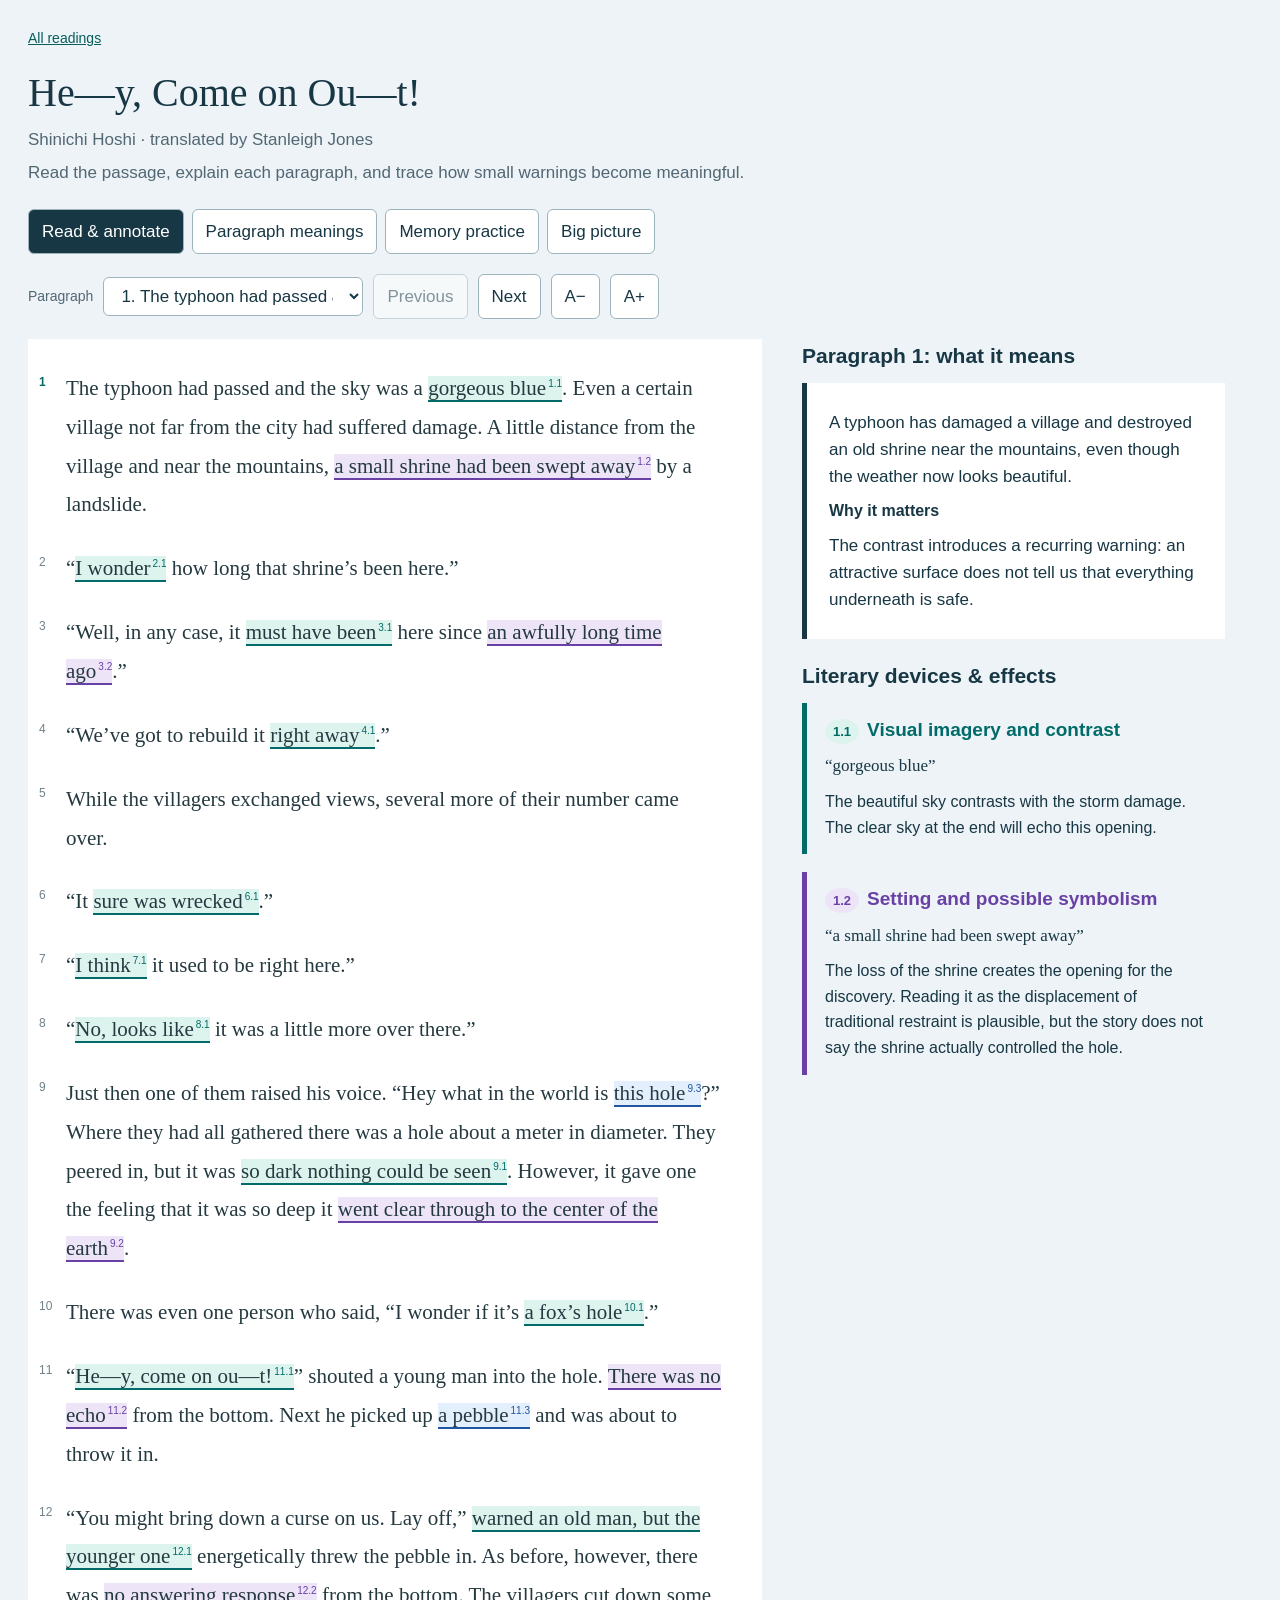
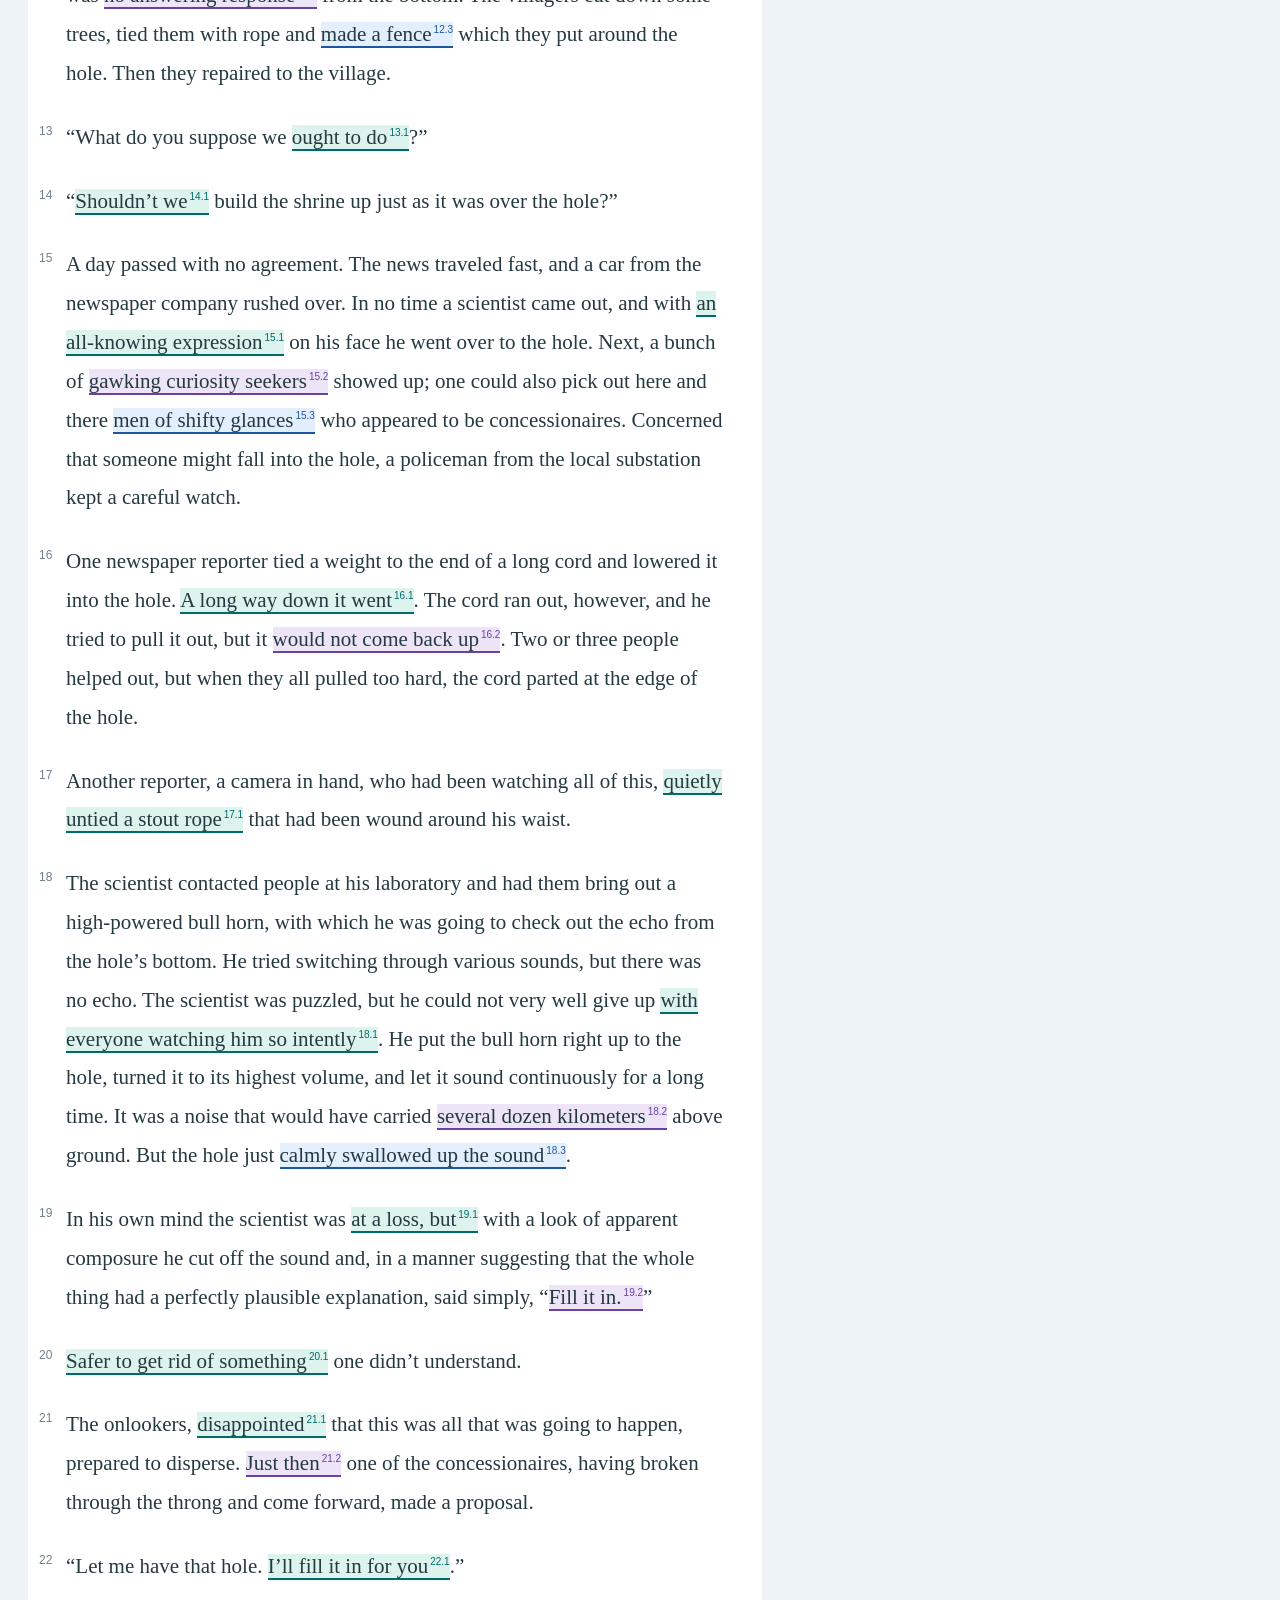
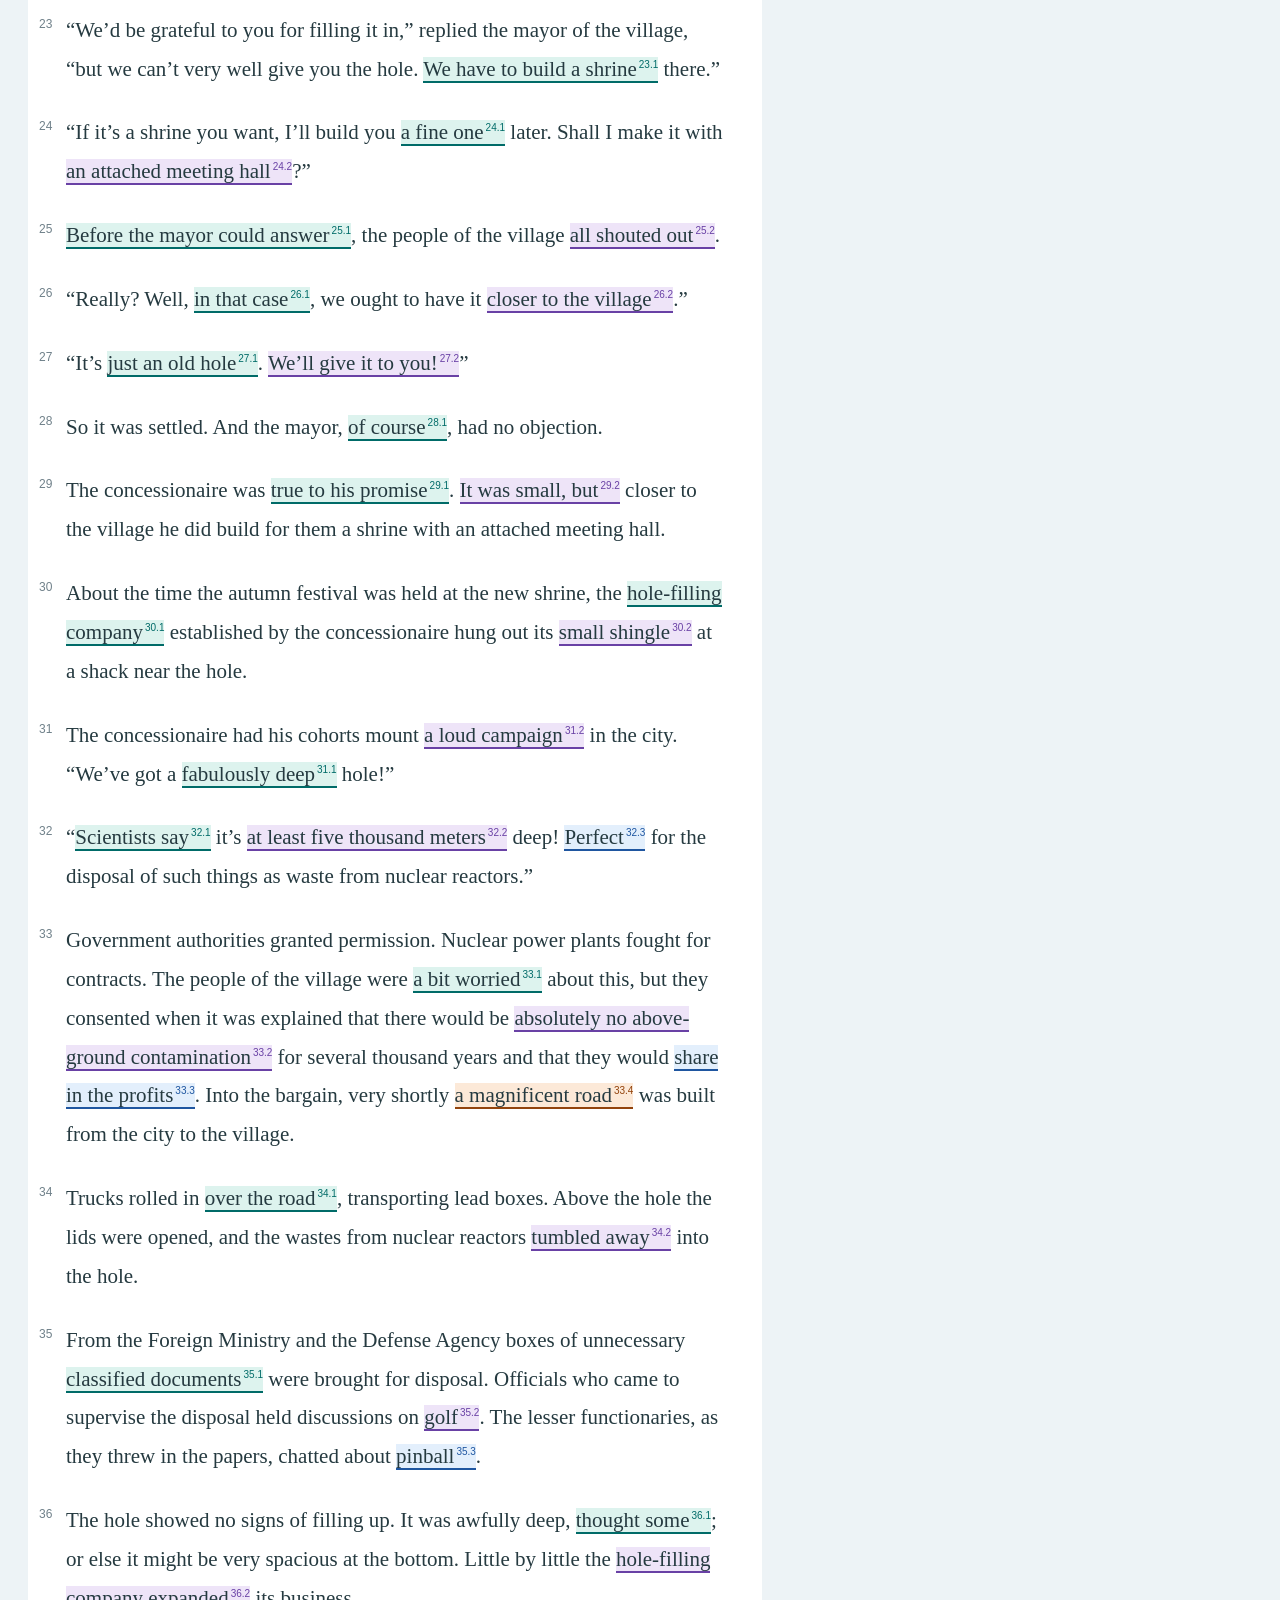
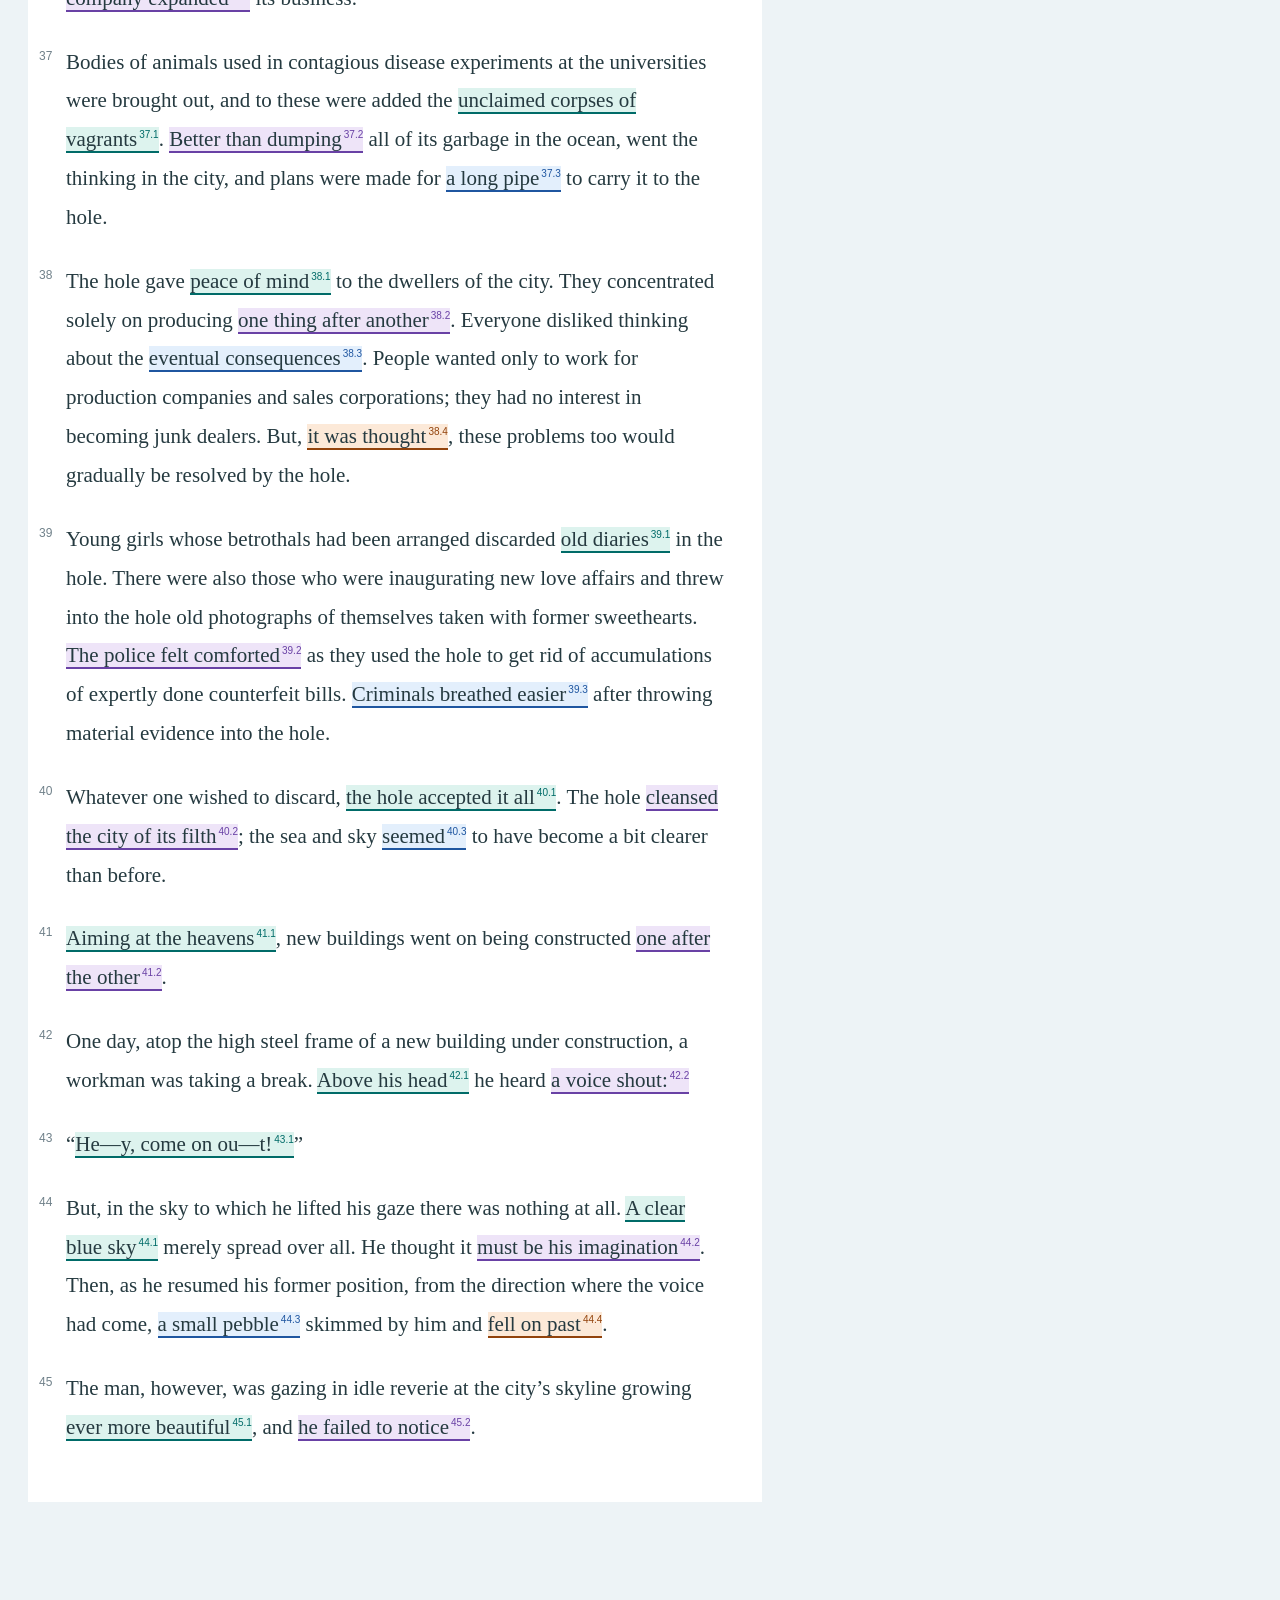
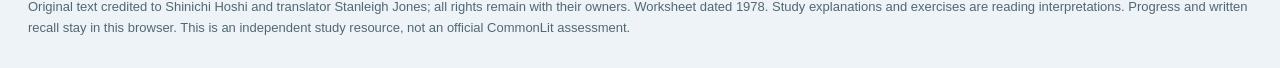
<file: reading-lab/he-y/index.html>
<!doctype html><html lang="en"><head><meta charset="utf-8"><meta name="viewport" content="width=device-width,initial-scale=1"><meta name="description" content="He—y, Come on Ou—t!: 45 paragraph explanations, anchored literary annotations, and memory practice."><title>He—y, Come on Ou—t! · Reading Lab</title><style>
:root{--ink:#173744;--muted:#526774;--line:#cbd9de;--base:#edf3f6;--reading:21px}*{box-sizing:border-box}body{margin:0;background:var(--base);color:var(--ink);font:17px/1.6 'Avenir Next',Arial,sans-serif}button,select,textarea{font:inherit;color:inherit}a{color:#075e5b}button,a,select{touch-action:manipulation}button{cursor:pointer}button,a.btn,select{border:1px solid #9eb4bd;border-radius:6px;background:#fff;padding:8px 13px;text-decoration:none}button.primary{background:#006b68;color:white;border-color:#006b68}button:disabled{opacity:.5;cursor:default}:focus-visible{outline:3px solid #006b68;outline-offset:4px}header{max-width:1360px;padding:24px 28px 20px;margin:auto}header>.home{font-size:14px}h1{font:500 clamp(28px,3.5vw,40px)/1.25 Georgia,serif;margin:17px 0 8px}header p{margin:6px 0;color:var(--muted)}.tabs{display:flex;gap:8px;flex-wrap:wrap;margin-top:22px}.tabs button[aria-current]{background:#173744;color:white}.tools{max-width:1360px;margin:auto;padding:0 28px 20px;display:flex;align-items:center;gap:10px;flex-wrap:wrap}.tools select{max-width:260px}.tools label,.small{font-size:14px;color:var(--muted)}main{max-width:1360px;margin:auto;padding:0 28px 80px}.spread{display:grid;grid-template-columns:minmax(0,760px) minmax(340px,450px);gap:40px;align-items:start}.article{background:white;padding:30px 38px}.source-paragraph{position:relative;margin:0 0 25px;scroll-margin-top:25px;font:var(--reading)/1.85 Georgia,serif;color:#253a40;cursor:pointer}.source-paragraph:before{content:attr(data-paragraph);position:absolute;left:-27px;top:6px;font:12px Arial;color:#70818a}.source-paragraph.current:before{color:#006b68;font-weight:bold}.phrase{border-bottom:2px solid var(--tone);background:var(--wash);box-decoration-break:clone;-webkit-box-decoration-break:clone;cursor:pointer}.phrase.selected{outline:2px solid var(--tone);outline-offset:2px}.phrase sup{font:10px Arial,sans-serif;padding-left:2px;color:var(--tone)}.margin{position:sticky;top:16px;max-height:calc(100vh - 32px);overflow:auto;scrollbar-gutter:stable;padding-right:12px}.margin h2{font-size:21px;margin:0 0 10px}.meaning{background:white;padding:18px 22px;border-left:5px solid #173744;margin-bottom:20px}.meaning p{margin:8px 0}.meaning h3{font-size:16px;margin:8px 0 0}.note{border-left:5px solid var(--tone);padding:14px 18px;margin-bottom:18px;cursor:pointer}.note.active{background:var(--wash)}.note h3{color:var(--tone);font-size:19px;line-height:1.4;margin:0 0 10px}.note blockquote{font:17px/1.5 Georgia,serif;margin:0 0 10px}.note p{margin:0;font-size:16px}.note-end{height:70vh}.number{font:600 13px Arial;background:var(--wash);color:var(--tone);padding:5px 8px;border-radius:50%;margin-right:8px}.paper{background:white;padding:30px;max-width:1000px;margin:auto}.paper h2{font:500 28px/1.3 Georgia,serif;margin-top:0}.paper h3{font-size:20px}.meanings-item{border-top:1px solid var(--line);padding:18px 0}.meanings-item p{margin:6px 0}.meanings-item button{font-size:14px}.practice-tools{display:flex;gap:10px;flex-wrap:wrap;margin-bottom:20px}.recall,.quiz{border-top:4px solid #006b68;padding-top:22px}.prompt{font:24px/1.5 Georgia,serif;max-width:780px}.evidence{font:19px/1.65 Georgia,serif;border-left:3px solid #91aeb6;padding-left:18px;margin:15px 0}.answer{background:#e9f4ef;border-left:4px solid #006b68;padding:18px 22px;margin:20px 0}.answer p{margin:8px 0}.actions{display:flex;gap:10px;flex-wrap:wrap;margin:18px 0}textarea{display:block;width:100%;min-height:110px;background:white;border:1px solid #adbec5;border-radius:6px;padding:12px;resize:vertical}label.response{display:block;margin:16px 0 7px}.options{display:grid;gap:10px;margin:20px 0}.option{display:flex;gap:12px;text-align:left;padding:14px;background:white}.option .letter{font-weight:bold}.option[aria-pressed=true]{border:2px solid #006b68}.option.correct{background:#e9f4ef;border:2px solid #006b68}.option.wrong{background:#fff0ed;border:2px solid #9b4035}.diagram{width:100%;height:auto;margin:20px 0;background:#f1f6f8;border-radius:8px}.connections{display:grid;grid-template-columns:1fr 1fr;gap:20px}.connections section{border-top:3px solid #91aeb6;padding-top:15px}.empty{padding:30px;background:#e9f4ef}.skip{position:absolute;left:-9999px}.skip:focus{left:20px;background:white;padding:12px;z-index:5}footer{max-width:1360px;margin:auto;padding:15px 28px 30px;font-size:13px;color:var(--muted)}@media(max-width:850px){.spread{grid-template-columns:1fr;gap:24px}.article{padding:24px 34px}.margin{position:static;max-height:none;padding:0}.source-paragraph:not(.current){display:none}.note-end{height:0}.connections{grid-template-columns:1fr}.paper{padding:22px}header,main{padding-left:18px;padding-right:18px}.tools{padding-left:18px;padding-right:18px}.tools select{max-width:180px}.prompt{font-size:22px}}@media print{header .tabs,.tools,.actions,.practice-tools,button{display:none}.spread{display:block}.margin{position:static;max-height:none;overflow:visible}.article,.paper{padding:0}.source-paragraph:not(.current){display:block}.note-end{display:none}body{background:white}}
</style></head><body><a class="skip" href="#main">Skip to reading</a><header><a class="home" href="../">All readings</a><h1>He—y, Come on Ou—t!</h1><p>Shinichi Hoshi · translated by Stanleigh Jones</p><p>Read the passage, explain each paragraph, and trace how small warnings become meaningful.</p><nav class="tabs" aria-label="Study views"></nav></header><div class="tools" id="tools"></div><main id="main"></main><footer>Original text credited to Shinichi Hoshi and translator Stanleigh Jones; all rights remain with their owners. Worksheet dated 1978. Study explanations and exercises are reading interpretations. Progress and written recall stay in this browser. This is an independent study resource, not an official CommonLit assessment.</footer><script>
const D={"title": "He—y, Come on Ou—t!", "author": "Shinichi Hoshi", "translator": "Stanleigh Jones", "worksheetDate": "1978", "paragraphs": [{"id": 1, "text": "The typhoon had passed and the sky was a gorgeous blue. Even a certain village not far from the city had suffered damage. A little distance from the village and near the mountains, a small shrine had been swept away by a landslide.", "meaning": "A typhoon has damaged a village and destroyed an old shrine near the mountains, even though the weather now looks beautiful.", "significance": "The contrast introduces a recurring warning: an attractive surface does not tell us that everything underneath is safe.", "notes": [{"quote": "gorgeous blue", "device": "Visual imagery and contrast", "effect": "The beautiful sky contrasts with the storm damage. The clear sky at the end will echo this opening."}, {"quote": "a small shrine had been swept away", "device": "Setting and possible symbolism", "effect": "The loss of the shrine creates the opening for the discovery. Reading it as the displacement of traditional restraint is plausible, but the story does not say the shrine actually controlled the hole."}]}, {"id": 2, "text": "“I wonder how long that shrine’s been here.”", "meaning": "A villager asks how old the shrine was.", "significance": "The villagers value the shrine but cannot give a clear account of its history.", "notes": [{"quote": "I wonder", "device": "Dialogue and uncertainty", "effect": "The question establishes incomplete local knowledge, which becomes relevant when people later make confident claims about the hole."}]}, {"id": 3, "text": "“Well, in any case, it must have been here since an awfully long time ago.”", "meaning": "Another villager guesses that the shrine was very old.", "significance": "A confident-sounding answer substitutes a vague assumption for evidence.", "notes": [{"quote": "must have been", "device": "Uncertain inference", "effect": "The speaker sounds certain while offering no precise information. This anticipates later unsupported certainty."}, {"quote": "an awfully long time ago", "device": "Colloquial diction", "effect": "Casual, imprecise wording makes the conversation ordinary and exposes how little the villagers know."}]}, {"id": 4, "text": "“We’ve got to rebuild it right away.”", "meaning": "A villager insists that the shrine should be rebuilt immediately.", "significance": "The initial priority is restoring the shrine; later the villagers change their priorities when offered a benefit.", "notes": [{"quote": "right away", "device": "Urgent diction", "effect": "The phrase makes restoration sound essential, increasing the contrast with the later willingness to give away the site."}]}, {"id": 5, "text": "While the villagers exchanged views, several more of their number came over.", "meaning": "More villagers join the discussion.", "significance": "The response to the discovery becomes collective, preparing for the crowd’s later role in accepting the deal.", "notes": []}, {"id": 6, "text": "“It sure was wrecked.”", "meaning": "A villager remarks on the shrine’s destruction.", "significance": "The remark confirms visible damage but adds little understanding of what has happened.", "notes": [{"quote": "sure was wrecked", "device": "Colloquial dialogue", "effect": "Everyday speech keeps the opening grounded in an ordinary community before the fantastic discovery."}]}, {"id": 7, "text": "“I think it used to be right here.”", "meaning": "Someone guesses where the shrine used to stand.", "significance": "Even its original position is uncertain, weakening the appearance of reliable shared knowledge.", "notes": [{"quote": "I think", "device": "Hedging", "effect": "The qualification reveals that the speaker is guessing rather than recalling a known fact."}]}, {"id": 8, "text": "“No, looks like it was a little more over there.”", "meaning": "Another person disagrees and proposes a different location.", "significance": "The competing guesses underline uncertainty rather than resolve it.", "notes": [{"quote": "No, looks like", "device": "Contrasting dialogue", "effect": "The exchange exposes disagreement beneath what might otherwise sound like an authoritative community memory."}]}, {"id": 9, "text": "Just then one of them raised his voice. “Hey what in the world is this hole?” Where they had all gathered there was a hole about a meter in diameter. They peered in, but it was so dark nothing could be seen. However, it gave one the feeling that it was so deep it went clear through to the center of the earth.", "meaning": "The villagers discover a narrow, extremely dark hole. They cannot see its bottom, so its depth is only an impression.", "significance": "The central mystery is established. The difference between what people observe and what they merely imagine is crucial throughout the story.", "notes": [{"quote": "so dark nothing could be seen", "device": "Visual imagery and suspense", "effect": "The absence of visible detail makes the hole unknowable and creates unease."}, {"quote": "went clear through to the center of the earth", "device": "Hyperbolic impression", "effect": "The enormous imagined depth magnifies the mystery. It is introduced as a feeling, not a measured scientific fact."}, {"quote": "this hole", "device": "Central symbol", "effect": "Across the story, the hole can represent society’s wish to make waste, secrets, and responsibility disappear."}]}, {"id": 10, "text": "There was even one person who said, “I wonder if it’s a fox’s hole.”", "meaning": "Someone suggests a familiar animal might have made the hole.", "significance": "People initially try to explain the unknown using familiar ideas, even when those ideas do not adequately account for it.", "notes": [{"quote": "a fox’s hole", "device": "Mundane explanation and contrast", "effect": "The ordinary suggestion contrasts with the frightening impression of enormous depth. The text does not confirm that a fox made the hole."}]}, {"id": 11, "text": "“He—y, come on ou—t!” shouted a young man into the hole. There was no echo from the bottom. Next he picked up a pebble and was about to throw it in.", "meaning": "A young man calls into the hole, hears no reply, and prepares to throw in a small stone.", "significance": "The call and pebble seem minor now, but they become the exact clues needed to interpret the ending.", "notes": [{"quote": "He—y, come on ou—t!", "device": "Sound pattern and title motif", "effect": "The stretched vowels imitate a drawn-out shout. The call gives the story its title and returns near the end."}, {"quote": "There was no echo", "device": "Auditory absence and foreshadowing", "effect": "The missing response creates suspense. The ending will make the apparently unanswered call newly significant."}, {"quote": "a pebble", "device": "Foreshadowing", "effect": "The small object plants a concrete detail that the final scene repeats."}]}, {"id": 12, "text": "“You might bring down a curse on us. Lay off,” warned an old man, but the younger one energetically threw the pebble in. As before, however, there was no answering response from the bottom. The villagers cut down some trees, tied them with rope and made a fence which they put around the hole. Then they repaired to the village.", "meaning": "An older man warns against disturbing the hole, but the young man throws the pebble anyway. The villagers hear nothing, fence the hole off, and return home.", "significance": "The community initially takes a precaution, even though it still does not understand the danger. Here “repaired” means returned or went, not fixed something.", "notes": [{"quote": "warned an old man, but the younger one", "device": "Juxtaposition and character contrast", "effect": "The older man’s caution is set against the younger man’s energetic disregard. This contrast does not establish that a literal curse exists."}, {"quote": "no answering response", "device": "Repetition and suspense", "effect": "The repeated silence invites investigation while providing no evidence that the hole is safe."}, {"quote": "made a fence", "device": "Symbolic action", "effect": "The fence represents an early boundary around uncertainty, contrasting with the later unrestricted dumping."}]}, {"id": 13, "text": "“What do you suppose we ought to do?”", "meaning": "A villager asks what action the community should take.", "significance": "The discovery has created a practical problem, not merely an interesting mystery.", "notes": [{"quote": "ought to do", "device": "Deliberative question", "effect": "The question opens a choice about communal responsibility. It is a request for advice, not automatically a rhetorical question."}]}, {"id": 14, "text": "“Shouldn’t we build the shrine up just as it was over the hole?”", "meaning": "Someone proposes rebuilding the shrine in its original position above the hole.", "significance": "The proposal would restore the previous arrangement, although no one has explained the hole.", "notes": [{"quote": "Shouldn’t we", "device": "Leading question", "effect": "The phrasing invites agreement with rebuilding, presenting it as the expected solution."}]}, {"id": 15, "text": "A day passed with no agreement. The news traveled fast, and a car from the newspaper company rushed over. In no time a scientist came out, and with an all-knowing expression on his face he went over to the hole. Next, a bunch of gawking curiosity seekers showed up; one could also pick out here and there men of shifty glances who appeared to be concessionaires. Concerned that someone might fall into the hole, a policeman from the local substation kept a careful watch.", "meaning": "News of the hole attracts reporters, a scientist, spectators, possible business operators, and a policeman. They bring different interests to the discovery.", "significance": "The mystery becomes a public event. Curiosity, authority, safety, and possible profit now compete.", "notes": [{"quote": "an all-knowing expression", "device": "Ironic characterisation", "effect": "The scientist looks as if he knows everything, but later cannot explain the hole. The description targets the performance of certainty."}, {"quote": "gawking curiosity seekers", "device": "Evaluative diction", "effect": "The wording presents the crowd as hungry for spectacle rather than careful understanding."}, {"quote": "men of shifty glances", "device": "Indirect characterisation", "effect": "Their appearance suggests opportunism. “Appeared” also preserves the narrator’s initial uncertainty about who they are."}]}, {"id": 16, "text": "One newspaper reporter tied a weight to the end of a long cord and lowered it into the hole. A long way down it went. The cord ran out, however, and he tried to pull it out, but it would not come back up. Two or three people helped out, but when they all pulled too hard, the cord parted at the edge of the hole.", "meaning": "A reporter tries to measure the hole using a weighted cord. The cord is too short, cannot be retrieved, and eventually breaks.", "significance": "The attempt produces no measurement and leaves another object in the hole. Failure to recover it increases the uncertainty.", "notes": [{"quote": "A long way down it went", "device": "Syntax and emphasis", "effect": "The unusual word order places the long descent first, drawing attention to the hole’s scale."}, {"quote": "would not come back up", "device": "Foreshadowing and structural pattern", "effect": "Objects seem to move only inward. The final pebble challenges the belief that what goes in can never return."}]}, {"id": 17, "text": "Another reporter, a camera in hand, who had been watching all of this, quietly untied a stout rope that had been wound around his waist.", "meaning": "A second reporter removes a strong rope he had been wearing, apparently reconsidering an intended descent into the hole.", "significance": "His exact plan is not stated, but the rope and camera suggest an abandoned attempt to investigate from inside.", "notes": [{"quote": "quietly untied a stout rope", "device": "Indirect characterisation and inference", "effect": "His action suggests caution or embarrassment without explaining his thoughts. A planned descent is a reasonable inference, not an explicit fact."}]}, {"id": 18, "text": "The scientist contacted people at his laboratory and had them bring out a high-powered bull horn, with which he was going to check out the echo from the hole’s bottom. He tried switching through various sounds, but there was no echo. The scientist was puzzled, but he could not very well give up with everyone watching him so intently. He put the bull horn right up to the hole, turned it to its highest volume, and let it sound continuously for a long time. It was a noise that would have carried several dozen kilometers above ground. But the hole just calmly swallowed up the sound.", "meaning": "The scientist uses increasingly loud sounds to search for an echo. The experiment fails, but the watching crowd pressures him to keep trying.", "significance": "Technical equipment does not solve the mystery. His concern with public appearance begins to compete with honest acknowledgement of uncertainty.", "notes": [{"quote": "with everyone watching him so intently", "device": "Narration of motive", "effect": "The narrator reveals social pressure behind the scientist’s persistence; continued effort is not necessarily proof of useful progress."}, {"quote": "several dozen kilometers", "device": "Contrast in scale", "effect": "The sound’s enormous reach above ground makes its complete disappearance in the hole more disturbing."}, {"quote": "calmly swallowed up the sound", "device": "Personification", "effect": "The hole is described as calmly consuming sound like a living being, making human effort seem powerless."}]}, {"id": 19, "text": "In his own mind the scientist was at a loss, but with a look of apparent composure he cut off the sound and, in a manner suggesting that the whole thing had a perfectly plausible explanation, said simply, “Fill it in.”", "meaning": "The scientist privately does not understand the hole. Publicly, he acts calm and orders it to be filled, as if he has explained it.", "significance": "The gap between his private confusion and public confidence exposes unreliable authority and the suppression of uncertainty.", "notes": [{"quote": "at a loss, but", "device": "Contrast and dramatic irony", "effect": "Readers know his uncertainty while the public sees a composed expert. The contrast undermines trust in his confident manner."}, {"quote": "Fill it in.", "device": "Abrupt imperative", "effect": "The short command replaces explanation with disposal. It ends investigation without establishing safety."}]}, {"id": 20, "text": "Safer to get rid of something one didn’t understand.", "meaning": "The implied reasoning is that removing the unexplained thing would be safer than continuing to investigate it.", "significance": "The narrator compresses an evasive attitude into a general-sounding rule. The story’s later events expose the weakness of confusing disappearance with safety.", "notes": [{"quote": "Safer to get rid of something", "device": "Ironic narration", "effect": "The supposed safety principle is undermined when disposal grows into a threat. The sentence can be read as voicing the attitude being criticised, rather than endorsing it."}]}, {"id": 21, "text": "The onlookers, disappointed that this was all that was going to happen, prepared to disperse. Just then one of the concessionaires, having broken through the throng and come forward, made a proposal.", "meaning": "The crowd starts to leave because the investigation has produced no exciting result. A businessman steps forward with an offer.", "significance": "The story turns from a failed attempt to understand the hole toward an attempt to profit from it.", "notes": [{"quote": "disappointed", "device": "Satirical characterisation", "effect": "The spectators’ disappointment suggests that entertainment matters more to them than understanding the danger."}, {"quote": "Just then", "device": "Plot turning point", "effect": "The businessman’s arrival redirects the plot from inquiry to commercial exploitation."}]}, {"id": 22, "text": "“Let me have that hole. I’ll fill it in for you.”", "meaning": "The businessman asks to take control of the hole and offers to fill it.", "significance": "He frames a transfer of a public resource as a helpful service; the later business reveals the economic value of control.", "notes": [{"quote": "I’ll fill it in for you", "device": "Persuasive framing and irony", "effect": "The offer sounds generous. Later, “filling” becomes a profitable ongoing disposal business rather than a completed repair."}]}, {"id": 23, "text": "“We’d be grateful to you for filling it in,” replied the mayor of the village, “but we can’t very well give you the hole. We have to build a shrine there.”", "meaning": "The mayor welcomes help but initially refuses to hand over the hole because the community plans to rebuild the shrine.", "significance": "At this point he presents restoration as an obligation that limits the bargain.", "notes": [{"quote": "We have to build a shrine", "device": "Modal language and characterisation", "effect": "“Have to” makes rebuilding sound non-negotiable. The later agreement reveals how quickly this position can change."}]}, {"id": 24, "text": "“If it’s a shrine you want, I’ll build you a fine one later. Shall I make it with an attached meeting hall?”", "meaning": "The businessman offers a new shrine and an extra meeting hall to persuade the village to accept his proposal.", "significance": "He responds to resistance with an attractive immediate benefit rather than information about the hole’s risks.", "notes": [{"quote": "a fine one", "device": "Flattering evaluative diction", "effect": "The promise directs attention to the quality of the reward."}, {"quote": "an attached meeting hall", "device": "Transactional persuasion", "effect": "The added benefit encourages the villagers to value the deal over their original concern about the site."}]}, {"id": 25, "text": "Before the mayor could answer, the people of the village all shouted out.", "meaning": "The villagers interrupt the mayor and respond collectively to the offer.", "significance": "The community actively participates in the agreement; responsibility is not confined to one official.", "notes": [{"quote": "Before the mayor could answer", "device": "Interrupted dialogue", "effect": "The interruption shows how quickly the promised reward changes the discussion."}, {"quote": "all shouted out", "device": "Collective characterisation", "effect": "The crowd’s united response emphasises shared enthusiasm and shared involvement."}]}, {"id": 26, "text": "“Really? Well, in that case, we ought to have it closer to the village.”", "meaning": "The villagers now suggest placing the new shrine nearer their homes.", "significance": "They abandon the requirement to rebuild at the original site as soon as a more convenient option appears.", "notes": [{"quote": "in that case", "device": "Situational irony", "effect": "Their apparent commitment to the old location proves flexible when the offer becomes attractive."}, {"quote": "closer to the village", "device": "Practical diction", "effect": "Convenience becomes the basis of the decision, displacing the earlier attachment to the original site."}]}, {"id": 27, "text": "“It’s just an old hole. We’ll give it to you!”", "meaning": "The villagers dismiss the hole as unimportant and agree to give it to the businessman.", "significance": "The unknown danger is reclassified as worthless once doing so helps justify the bargain.", "notes": [{"quote": "just an old hole", "device": "Minimising diction", "effect": "“Just” makes the mysterious hole sound trivial without providing new evidence about it."}, {"quote": "We’ll give it to you!", "device": "Exclamation and tonal shift", "effect": "The excited agreement contrasts with the earlier caution and uncertainty."}]}, {"id": 28, "text": "So it was settled. And the mayor, of course, had no objection.", "meaning": "The agreement is made, and the mayor goes along with the villagers.", "significance": "Public authority follows the convenient consensus rather than challenging its unresolved risks.", "notes": [{"quote": "of course", "device": "Ironic aside", "effect": "The casual phrase makes the mayor’s acceptance sound predictable, adding a satirical edge to the decision."}]}, {"id": 29, "text": "The concessionaire was true to his promise. It was small, but closer to the village he did build for them a shrine with an attached meeting hall.", "meaning": "The businessman builds the promised shrine and hall nearer the village, although the shrine is small.", "significance": "The story gives him a real fulfilled promise. This makes the bargain more credible while leaving its long-term consequences unresolved.", "notes": [{"quote": "true to his promise", "device": "Qualification and complexity", "effect": "He does deliver a benefit, so the criticism cannot be reduced to a simple claim that every promise was false."}, {"quote": "It was small, but", "device": "Concessive structure", "effect": "The small size qualifies the earlier promise of a “fine” shrine, while the convenient location helps make the compromise acceptable."}]}, {"id": 30, "text": "About the time the autumn festival was held at the new shrine, the hole-filling company established by the concessionaire hung out its small shingle at a shack near the hole.", "meaning": "A company begins operating beside the hole around the time of the festival at the new shrine.", "significance": "The temporary promise to fill the hole becomes a permanent business. Communal celebration and commercial growth develop together.", "notes": [{"quote": "hole-filling company", "device": "Ironic naming", "effect": "The name promises closure, although the company will depend on the hole continuing to accept waste."}, {"quote": "small shingle", "device": "Metonymic business expression", "effect": "A business sign stands for the opening of the enterprise. The modest beginning contrasts with its later expansion."}]}, {"id": 31, "text": "The concessionaire had his cohorts mount a loud campaign in the city. “We’ve got a fabulously deep hole!”", "meaning": "The businessman’s associates advertise the hole enthusiastically in the city.", "significance": "The feature that made the hole frightening is now presented as a commercial advantage.", "notes": [{"quote": "fabulously deep", "device": "Promotional diction", "effect": "An unmeasured depth is turned into an exciting selling point."}, {"quote": "a loud campaign", "device": "Auditory contrast", "effect": "Public advertising is loud while the hole remains silent, contrasting confident promotion with the absence of answers."}]}, {"id": 32, "text": "“Scientists say it’s at least five thousand meters deep! Perfect for the disposal of such things as waste from nuclear reactors.”", "meaning": "The advertising claims scientific support for a minimum depth and promotes the hole as a place for nuclear waste.", "significance": "The earlier investigation established no such depth or safety. A claim of expertise now supports a dangerous commercial use.", "notes": [{"quote": "Scientists say", "device": "Appeal to authority", "effect": "The advertisement borrows scientific credibility without showing supporting evidence."}, {"quote": "at least five thousand meters", "device": "False precision", "effect": "The specific figure sounds measured, although no successful measurement has been described."}, {"quote": "Perfect", "device": "Absolute promotional language", "effect": "The unqualified claim of suitability hides the unresolved questions about where the waste goes."}]}, {"id": 33, "text": "Government authorities granted permission. Nuclear power plants fought for contracts. The people of the village were a bit worried about this, but they consented when it was explained that there would be absolutely no above-ground contamination for several thousand years and that they would share in the profits. Into the bargain, very shortly a magnificent road was built from the city to the village.", "meaning": "Officials permit the disposal business. Villagers accept reassurance about contamination and agree after being offered profits and a new road.", "significance": "Authority, financial reward, and visible development combine to overcome concern. The assurance is limited to above-ground contamination and a time period; it does not establish complete safety.", "notes": [{"quote": "a bit worried", "device": "Understatement", "effect": "The mild description diminishes concern in a situation involving nuclear waste."}, {"quote": "absolutely no above-ground contamination", "device": "Qualified assurance and absolute diction", "effect": "“Absolutely” sounds comprehensive, but “above-ground” narrows what is being promised."}, {"quote": "share in the profits", "device": "Motivation and satire", "effect": "The reward helps explain consent and exposes a conflict between immediate advantage and uncertain future harm."}, {"quote": "a magnificent road", "device": "Contrast in values", "effect": "A visible improvement makes the bargain attractive while its less visible costs remain unexamined."}]}, {"id": 34, "text": "Trucks rolled in over the road, transporting lead boxes. Above the hole the lids were opened, and the wastes from nuclear reactors tumbled away into the hole.", "meaning": "Trucks use the new road to bring contained nuclear waste, which is then emptied into the hole.", "significance": "The road that looked like a benefit also enables the hazardous dumping. Discarded material is not shown being neutralised.", "notes": [{"quote": "over the road", "device": "Structural cause and effect", "effect": "The promised improvement becomes part of the mechanism that carries the waste."}, {"quote": "tumbled away", "device": "Kinetic imagery and apparent disappearance", "effect": "The quick movement makes disposal seem easy, but “away” does not tell us the waste has ceased to exist."}]}, {"id": 35, "text": "From the Foreign Ministry and the Defense Agency boxes of unnecessary classified documents were brought for disposal. Officials who came to supervise the disposal held discussions on golf. The lesser functionaries, as they threw in the papers, chatted about pinball.", "meaning": "Government offices dispose of confidential papers while senior and junior staff casually discuss games.", "significance": "The hole becomes a convenient way to remove sensitive information. The relaxed talk suggests that serious consequences receive little attention.", "notes": [{"quote": "classified documents", "device": "Symbolic expansion", "effect": "The hole now conceals institutional secrets as well as physical waste. The text does not establish that every discarded document proves wrongdoing."}, {"quote": "golf", "device": "Juxtaposition and satire", "effect": "Leisurely conversation sits beside the disposal of confidential material, making official carelessness visible."}, {"quote": "pinball", "device": "Parallel characterisation", "effect": "The junior officials mirror their superiors’ distraction, spreading the criticism across the hierarchy."}]}, {"id": 36, "text": "The hole showed no signs of filling up. It was awfully deep, thought some; or else it might be very spacious at the bottom. Little by little the hole-filling company expanded its business.", "meaning": "The hole appears unchanged despite the dumping. People invent possible explanations while the company grows.", "significance": "Uncertainty persists, but successful business encourages people to treat it as an opportunity rather than a reason to stop.", "notes": [{"quote": "thought some", "device": "Qualified narration", "effect": "The narrator attributes the explanations to people’s guesses instead of confirming them."}, {"quote": "hole-filling company expanded", "device": "Situational irony", "effect": "The company prospers precisely because it has not achieved the completion suggested by its name."}]}, {"id": 37, "text": "Bodies of animals used in contagious disease experiments at the universities were brought out, and to these were added the unclaimed corpses of vagrants. Better than dumping all of its garbage in the ocean, went the thinking in the city, and plans were made for a long pipe to carry it to the hole.", "meaning": "Universities send animal bodies from disease experiments, and the city also disposes of unclaimed human bodies. It plans a pipe for more waste.", "significance": "The range of discarded material escalates. Treating unclaimed people alongside garbage exposes social disregard as well as environmental irresponsibility.", "notes": [{"quote": "unclaimed corpses of vagrants", "device": "Dehumanising juxtaposition", "effect": "Human remains are placed in a list of disposable material, suggesting how easily marginalised people are neglected."}, {"quote": "Better than dumping", "device": "Rationalisation and irony", "effect": "A comparison with one harmful practice makes an unexplained alternative sound acceptable without proving it safe."}, {"quote": "a long pipe", "device": "Escalation", "effect": "Infrastructure makes the habit systematic and increases the scale of possible harm."}]}, {"id": 38, "text": "The hole gave peace of mind to the dwellers of the city. They concentrated solely on producing one thing after another. Everyone disliked thinking about the eventual consequences. People wanted only to work for production companies and sales corporations; they had no interest in becoming junk dealers. But, it was thought, these problems too would gradually be resolved by the hole.", "meaning": "The city feels relieved because the hole seems to remove its waste. People focus on making and selling things and avoid thinking about what happens afterward.", "significance": "This paragraph states the central social criticism: consumption and production are separated from responsibility for their consequences.", "notes": [{"quote": "peace of mind", "device": "Situational irony", "effect": "The relief rests on not understanding the destination of the waste, making their confidence unsafe."}, {"quote": "one thing after another", "device": "Repetition and accumulation", "effect": "The repeated indefinite wording suggests continuous production without attention to each item’s aftermath."}, {"quote": "eventual consequences", "device": "Explicit thematic statement", "effect": "The narrator identifies the refusal to consider future effects as a shared social habit."}, {"quote": "it was thought", "device": "Impersonal passive construction", "effect": "The belief circulates without a named person taking responsibility for proving it."}]}, {"id": 39, "text": "Young girls whose betrothals had been arranged discarded old diaries in the hole. There were also those who were inaugurating new love affairs and threw into the hole old photographs of themselves taken with former sweethearts. The police felt comforted as they used the hole to get rid of accumulations of expertly done counterfeit bills. Criminals breathed easier after throwing material evidence into the hole.", "meaning": "People use the hole to discard records of past relationships. Police dispose of counterfeit money, while criminals destroy evidence.", "significance": "The hole serves private embarrassment, institutional convenience, and deliberate concealment. Its appeal reaches across many groups.", "notes": [{"quote": "old diaries", "device": "Symbolic objects", "effect": "Diaries and photographs represent personal histories people wish to leave behind; removing an object cannot necessarily erase the past."}, {"quote": "The police felt comforted", "device": "Parallelism and juxtaposition", "effect": "The police’s relief is followed by criminals’ relief, showing that opposing groups depend on the same convenient disappearance."}, {"quote": "Criminals breathed easier", "device": "Irony and idiom", "effect": "The idiom conveys relief at avoiding consequences. The ending will challenge the assumption that evidence has gone forever."}]}, {"id": 40, "text": "Whatever one wished to discard, the hole accepted it all. The hole cleansed the city of its filth; the sea and sky seemed to have become a bit clearer than before.", "meaning": "The hole accepts everything, and the city appears cleaner because its waste is no longer visible in familiar places.", "significance": "The word “seemed” limits the apparent improvement. Waste has been moved out of sight, not shown to have been safely destroyed.", "notes": [{"quote": "the hole accepted it all", "device": "Personification", "effect": "The hole is imagined as an accommodating receiver, helping explain its appeal."}, {"quote": "cleansed the city of its filth", "device": "Irony and double meaning", "effect": "The language suggests purification while the story shows concealment of pollution, secrets, and evidence."}, {"quote": "seemed", "device": "Qualifying diction", "effect": "The small verb distinguishes visible appearance from established reality."}]}, {"id": 41, "text": "Aiming at the heavens, new buildings went on being constructed one after the other.", "meaning": "The city continues to build taller buildings.", "significance": "Visible growth presents an image of progress, while the unresolved consequences have been displaced elsewhere.", "notes": [{"quote": "Aiming at the heavens", "device": "Personification and vertical imagery", "effect": "Buildings are given ambition and directed upward, contrasting with the downward disposal into the hole."}, {"quote": "one after the other", "device": "Repetition", "effect": "The repeated pattern recalls endless production and emphasises continuing expansion."}]}, {"id": 42, "text": "One day, atop the high steel frame of a new building under construction, a workman was taking a break. Above his head he heard a voice shout:", "meaning": "A worker resting high on a new building hears a voice from above him.", "significance": "The viewpoint moves from the hole below ground to the sky above the expanding city, preparing the reversal.", "notes": [{"quote": "Above his head", "device": "Spatial reversal", "effect": "The direction draws attention to the unexpected place from which the earlier disappearance may return."}, {"quote": "a voice shout:", "device": "Suspense and delayed revelation", "effect": "The paragraph ends before revealing the words, inviting the reader to connect the next sound to an earlier event."}]}, {"id": 43, "text": "“He—y, come on ou—t!”", "meaning": "The same call heard earlier at the hole is now heard above the city.", "significance": "The exact repetition strongly suggests that the apparently lost sound is returning after a delay, although the mechanism is unexplained.", "notes": [{"quote": "He—y, come on ou—t!", "device": "Repetition, motif, and structural echo", "effect": "Repeating the opening call connects the ending to the first experiment and begins the payoff of the earlier clue."}]}, {"id": 44, "text": "But, in the sky to which he lifted his gaze there was nothing at all. A clear blue sky merely spread over all. He thought it must be his imagination. Then, as he resumed his former position, from the direction where the voice had come, a small pebble skimmed by him and fell on past.", "meaning": "The worker sees no source for the voice, dismisses it as imagination, and misses a small stone falling past from the same direction.", "significance": "The returning call followed by the pebble reproduces the order of the first actions at the hole. It strongly implies that what was dumped may return; the story stops before showing the larger consequences.", "notes": [{"quote": "A clear blue sky", "device": "Framing and visual irony", "effect": "The clear sky echoes the opening and appears harmless even as the warning arrives."}, {"quote": "must be his imagination", "device": "Dramatic irony", "effect": "The worker dismisses what readers can connect to the earlier call, creating a gap between his understanding and ours."}, {"quote": "a small pebble", "device": "Foreshadowing fulfilled and implied warning", "effect": "The original pebble returns after the original shout. It signals the possible return of the far more dangerous material that followed."}, {"quote": "fell on past", "device": "Understatement", "effect": "The casual description of a tiny object makes the implied future catastrophe more unsettling."}]}, {"id": 45, "text": "The man, however, was gazing in idle reverie at the city’s skyline growing ever more beautiful, and he failed to notice.", "meaning": "The worker remains absorbed in the beautiful skyline and does not notice the pebble.", "significance": "The ending leaves the city’s dangerous habit intact: attention to attractive progress prevents recognition of a warning. The reader sees the implication the character misses.", "notes": [{"quote": "ever more beautiful", "device": "Situational irony", "effect": "The beauty that seems to prove progress distracts from its possible costs."}, {"quote": "he failed to notice", "device": "Open ending and dramatic irony", "effect": "The missed clue leaves the outcome unstated while making the threat legible to the reader. A specific catastrophe is suggested, not narrated."}]}], "source": "Transcribed from the five unique printed story pages supplied by the user. Paragraph 44 continues across the final two pages. The two photographs of page 4 are duplicates. The printed biography, vocabulary footnotes, photograph, student identification, and handwritten comments are separate from the story.", "ending": "The returning shout and pebble strongly suggest delayed consequences. The precise mechanism and the later fate of the city are not explained."};
const Q=[{"id": "q01", "paragraph": 1, "prompt": "What does the beautiful sky beside the storm damage establish?", "options": ["Attractive appearances can coexist with damage that still needs attention.", "Natural beauty persuades the villagers to abandon their damaged community.", "Improved weather guarantees that the village has escaped further danger.", "The mountain setting protects the shrine from the effects of development."], "answer": 0, "why": "The gorgeous sky contrasts with real destruction. Its return at the end again accompanies an overlooked danger."}, {"id": "q02", "paragraph": 3, "prompt": "What do the villagers’ uncertain memories reveal about their knowledge?", "options": ["They possess a precise history but refuse to share it publicly.", "They deliberately invented the shrine to attract visitors from the city.", "They rely on vague assumptions while discussing an important local place.", "They agree on its location while disputing the cost of rebuilding."], "answer": 2, "why": "Their guesses about age and location expose incomplete knowledge; later confident statements also need scrutiny."}, {"id": "q03", "paragraph": 9, "prompt": "What is the strongest reading of the hole’s apparently enormous depth?", "options": ["Its position establishes that the shrine’s builders created it deliberately.", "Its darkness confirms the villagers’ theory about the earth’s centre.", "Its narrow opening proves that the space below must be limited.", "Its unseen bottom invites speculation without providing a reliable measurement."], "answer": 3, "why": "The narrator says it gave a feeling of great depth. An impression is not a measured fact."}, {"id": "q04", "paragraph": 11, "prompt": "Why does the young man’s call matter to the story’s structure?", "options": ["Its immediate echo allows the scientist to calculate the hole’s depth.", "Its threatening language explains why the villagers rebuild the shrine elsewhere.", "Its later repetition connects the final warning to the first experiment.", "Its public broadcast persuades city officials to approve the disposal company."], "answer": 2, "why": "The same call returns above the city near the end, creating a structural echo across the story."}, {"id": "q05", "paragraph": 12, "prompt": "What does the old man’s warning mainly establish?", "options": ["A formal village regulation prevents the crowd from approaching the hole.", "A proven supernatural danger explains the scientist’s failed measurement attempts.", "A concealed financial interest explains his resistance to the new business.", "A cautious response contrasts with the young man’s impulsive experiment."], "answer": 3, "why": "The old man voices caution; the narrative does not establish that a literal curse exists."}, {"id": "q06", "paragraph": 15, "prompt": "What makes the scientist’s “all-knowing expression” ironic?", "options": ["His secret knowledge enables him to protect the villagers from all danger.", "His confident appearance precedes an investigation that leaves him genuinely puzzled.", "His official position prevents the reporters from watching his scientific work.", "His modest appearance causes the crowd to underestimate his successful findings."], "answer": 1, "why": "The scientist looks knowledgeable but cannot explain the hole. Appearance and actual knowledge diverge."}, {"id": "q07", "paragraph": 16, "prompt": "What does the broken measuring cord contribute to the developing mystery?", "options": ["The broken equipment establishes an accurate minimum depth for the hole.", "The failed retrieval deepens uncertainty about where the inserted material goes.", "The crowd’s assistance demonstrates that ordinary strength can close the opening.", "The reporter’s experiment explains why echoes cannot travel through the ground."], "answer": 1, "why": "No bottom is found, and the weight cannot be recovered. Nothing here establishes the advertised depth."}, {"id": "q08", "paragraph": 18, "prompt": "What is the effect of describing the hole as calmly swallowing sound?", "options": ["A rhetorical question invites the crowd to choose the next sound for testing.", "Alliteration makes the scientist’s equipment sound more reliable than the reporters’ cord.", "Personification makes the hole seem untroubled by increasingly forceful human efforts.", "A simile compares the hole directly with a machine that measures underground distance."], "answer": 2, "why": "“Calmly” and “swallowed” give the hole a living presence, contrasting with the scientist’s effort and anxiety."}, {"id": "q09", "paragraph": 19, "prompt": "What does the contrast between private confusion and public composure reveal?", "options": ["The scientist distrusts the villagers despite understanding the hole’s physical mechanism.", "The scientist conceals a successful discovery to prevent the crowd from panicking.", "The scientist accepts a businessman’s payment to avoid testing the hole further.", "The scientist protects his authority while failing to explain the uncertainty."], "answer": 3, "why": "The narrator explicitly reveals that he is at a loss, then describes his performed composure. No payment or successful explanation is shown."}, {"id": "q10", "paragraph": 20, "prompt": "How should the claim that disposal is “safer” be read?", "options": ["It expresses an evasive assumption that the later plot undermines.", "It supplies the narrator’s demonstrated proof that the hole is harmless.", "It summarises a completed experiment comparing several safe disposal methods.", "It records a unanimous public decision to investigate the hole further."], "answer": 0, "why": "The plot challenges the equation of getting rid of something with resolving its danger."}, {"id": "q11", "paragraph": 24, "prompt": "What does the promise of a shrine and meeting hall reveal about persuasion?", "options": ["A detailed scientific explanation persuades the villagers to reject their earlier beliefs.", "A binding safety procedure ensures the village can monitor every future delivery.", "A shared religious obligation prevents the businessman from taking control of the hole.", "A useful immediate reward redirects attention from the unresolved public risk."], "answer": 3, "why": "The added benefits answer the villagers’ practical wishes; they do not supply knowledge about the hole."}, {"id": "q12", "paragraph": 27, "prompt": "What does calling it “just an old hole” reveal about the villagers?", "options": ["They object to commercial dumping because they have calculated its likely future cost.", "They recognise a familiar structure after discovering records of its original construction.", "They minimise an unexplained danger when doing so helps justify an attractive deal.", "They reject the new meeting hall because they remain committed to the old site."], "answer": 2, "why": "No new evidence makes the hole safer. The dismissive language follows the attractive offer."}, {"id": "q13", "paragraph": 29, "prompt": "Why does the fulfilled promise of a new shrine complicate the criticism?", "options": ["The community receives a real benefit while the larger consequences remain unresolved.", "The businessman’s generosity establishes that every later advertisement must be scientifically accurate.", "The improved shrine proves that traditional values have completely prevented commercial exploitation.", "The mayor’s approval guarantees that the villagers can recover the original shrine site."], "answer": 0, "why": "A real benefit can coexist with an irresponsible bargain. The story does not require every promise to be false."}, {"id": "q14", "paragraph": 32, "prompt": "What is the effect of the advertised figure of five thousand metres?", "options": ["A known measurement explains how the villagers can predict the exact time of return.", "A precise number lends authority to a claim the investigation has not established.", "A familiar distance allows the scientist to demonstrate why above-ground pollution is impossible.", "A modest estimate encourages customers to delay dumping until the company obtains evidence."], "answer": 1, "why": "The cord failed and there was no echo. The advertisement introduces a specific figure without a described successful measurement."}, {"id": "q15", "paragraph": 33, "prompt": "What is concealed by the apparently reassuring promise about contamination?", "options": ["The assurance assigns every villager responsibility for measuring the hole before contracts begin.", "The assurance prohibits nuclear waste while allowing only harmless material into the hole.", "The assurance concerns one location and period while leaving wider safety questions unanswered.", "The assurance requires all profits to fund an independent investigation of the hole."], "answer": 2, "why": "“Above-ground” and “for several thousand years” qualify the promise; the confident “absolutely” can distract from those limits."}, {"id": "q16", "paragraph": 34, "prompt": "How does the new road develop the story’s central tension?", "options": ["A traditional village path preserves the shrine’s isolation from the expanding modern city.", "A visible community benefit also enables the delivery of potentially dangerous waste.", "A privately guarded entrance keeps officials from finding out what the company discards.", "A failed public improvement prevents the company from attracting customers beyond the village."], "answer": 1, "why": "The road is both a reward and the route used by waste trucks: benefit and possible harm are materially connected."}, {"id": "q17", "paragraph": 35, "prompt": "What does the casual discussion of games beside classified papers suggest?", "options": ["Official routine has become disconnected from serious reflection on possible consequences.", "The officials use sports as a secret code to disclose their investigation to reporters.", "The officials plan to retrieve the discarded papers after the company finishes filling the hole.", "The officials understand the papers completely and are performing an independently checked procedure."], "answer": 0, "why": "The juxtaposition of confidential disposal with golf and pinball satirises distraction. Specific wrongdoing in every paper is not established."}, {"id": "q18", "paragraph": 36, "prompt": "What is ironic about the growth of the “hole-filling company”?", "options": ["Its business expands because the supposedly temporary task never appears to reach completion.", "Its public success comes from restoring the original shrine rather than accepting discarded waste.", "Its business declines because the hole becomes full immediately after the first delivery.", "Its stated purpose requires every customer to recover material already placed inside the hole."], "answer": 0, "why": "A company named for filling the hole prospers while the hole shows no sign of filling up."}, {"id": "q19", "paragraph": 37, "prompt": "What is the effect of placing unclaimed human bodies among discarded materials?", "options": ["The list demonstrates that disease experiments have removed every possible threat from the bodies.", "The list exposes disregard for marginalised people alongside the treatment of physical waste.", "The list explains why universities have become responsible for the city’s criminal investigations.", "The list establishes that every unclaimed person died because of the company’s nuclear dumping."], "answer": 1, "why": "The juxtaposition is dehumanising. The text does not establish the cause of death of the unclaimed people."}, {"id": "q20", "paragraph": 38, "prompt": "What does the city’s “peace of mind” reveal about its values?", "options": ["Immediate production and convenience take priority over responsibility for future consequences.", "A strong recycling industry has made the disposal company unnecessary to the city’s economy.", "A completed scientific investigation has allowed the community to resolve every earlier uncertainty.", "A decline in consumption has persuaded residents to stop using the unexplained hole entirely."], "answer": 0, "why": "The paragraph explicitly links relief to the avoidance of eventual consequences and the preference for production and sales."}, {"id": "q21", "paragraph": 39, "prompt": "Why are police and criminals described as gaining similar relief?", "options": ["Their cooperation proves that the discarded evidence can still be recovered whenever necessary.", "Their contrasting emotions show that only criminals have any personal reason to use the hole.", "Their opposing social roles share a dependence on making inconvenient material disappear.", "Their common purpose establishes that police are knowingly helping every criminal avoid punishment."], "answer": 2, "why": "Parallel relief broadens the satire. The text does not say police and criminals cooperate in one scheme."}, {"id": "q22", "paragraph": 40, "prompt": "Why is “seemed” essential to the description of the clearer sea and sky?", "options": ["It certifies the accuracy of a successful experiment conducted by the scientist and mayor.", "It proves that the narrator has forgotten the discarded material described in previous paragraphs.", "It qualifies the apparent improvement without confirming that the waste has become harmless.", "It explains that the city has stopped building and has permanently reduced its production."], "answer": 2, "why": "“Seemed” preserves the distinction between surface appearance and established environmental safety."}, {"id": "q23", "paragraph": 44, "prompt": "What does the returning pebble most strongly suggest?", "options": ["The scientist has successfully transformed all the discarded waste into small harmless stones.", "The earlier disappearance may have delayed consequences rather than removed them permanently.", "The young man has climbed the new building to repeat his original experiment directly.", "The city has already suffered the complete catastrophe described earlier by the narrator."], "answer": 1, "why": "The call and pebble recur in their original order. The later return of dangerous waste is strongly implied, but the story stops before showing it."}, {"id": "q24", "paragraph": 45, "prompt": "How does the worker’s failure to notice complete the ending?", "options": ["His detailed investigation finally confirms that the advertised depth was entirely accurate.", "His discovery enables the city to recover every discarded object before any danger occurs.", "His decision proves that all residents already understand and accept the coming consequences.", "His admiration of visible progress prevents recognition of a warning the reader can interpret."], "answer": 3, "why": "Dramatic irony leaves the reader more aware than the character. The beautiful skyline continues to conceal the implied danger."}];
const $=s=>document.querySelector(s),esc=s=>String(s).replace(/[&<>"']/g,c=>({'&':'&amp;','<':'&lt;','>':'&gt;','"':'&quot;',"'":'&#39;'}[c]));
const palette=[['#006b68','#ddf3ee'],['#6941a5','#eee4f8'],['#1f56a0','#e3effc'],['#92430c','#fce9d8'],['#9b335a','#f8e1ec'],['#596b17','#eff3d4']];
const NOTES=D.paragraphs.flatMap(p=>p.notes.map((n,j)=>({...n,id:`p${p.id}n${j+1}`,paragraph:p.id,local:j+1,colour:palette[j%6]})));const noteMap=Object.fromEntries(NOTES.map(n=>[n.id,n]));
const key='reading-lab-hoshi-2026-v1';let state={cards:{},answers:{},work:{},plan:{}};try{const x=JSON.parse(localStorage.getItem(key));if(x&&typeof x==='object')for(const k of ['cards','answers','work','plan'])if(x[k]&&typeof x[k]==='object')state[k]=x[k]}catch{}let saveOK=true;function save(){try{localStorage.setItem(key,JSON.stringify(state))}catch{saveOK=false}}
let view=location.hash==='#practice'?'practice':location.hash==='#meanings'?'meanings':location.hash==='#overview'?'overview':'read',current=1,activeNote=null,size=21,mode='paragraph',filter='all',cardIndex=0,revealed=false,choice=null;
const style=n=>`--tone:${n.colour[0]};--wash:${n.colour[1]}`;
function source(p){let parts=[],end=0;for(const n of NOTES.filter(n=>n.paragraph===p.id).map(n=>({...n,start:p.text.indexOf(n.quote)})).filter(n=>n.start>=0).sort((a,b)=>a.start-b.start)){if(n.start<end)continue;parts.push(esc(p.text.slice(end,n.start)));parts.push(`<span tabindex="0" role="button" aria-label="Read note ${p.id}.${n.local}: ${esc(n.device)}" class="phrase" id="anchor-${n.id}" data-note="${n.id}" style="${style(n)}">${esc(n.quote)}<sup>${p.id}.${n.local}</sup></span>`);end=n.start+n.quote.length;}parts.push(esc(p.text.slice(end)));return parts.join('')}
function margin(){const p=D.paragraphs[current-1];$('#margin').innerHTML=`<h2>Paragraph ${p.id}: what it means</h2><section class="meaning"><p>${esc(p.meaning)}</p><h3>Why it matters</h3><p>${esc(p.significance)}</p></section><h2>Literary devices & effects</h2>${p.notes.length?NOTES.filter(n=>n.paragraph===p.id).sort((a,b)=>Number(b.id===activeNote)-Number(a.id===activeNote)).map(n=>`<section role="button" tabindex="0" class="note ${n.id===activeNote?'active':''}" id="note-${n.id}" data-focus="${n.id}" style="${style(n)}" aria-label="Focus paragraph ${p.id} note ${n.local}: ${esc(n.device)}"><h3><span class="number">${p.id}.${n.local}</span>${esc(n.device)}</h3><blockquote>“${esc(n.quote)}”</blockquote><p>${esc(n.effect)}</p></section>`).join(''):'<p>This brief transition establishes who is present. Its main contribution is plot and collective characterisation; a separate figure of speech is not needed.</p>'}<div class="note-end"></div>`;}
function setParagraph(id,scroll=false){current=Number(id);if(!D.paragraphs[current-1])return;activeNote=null;document.querySelectorAll('.source-paragraph').forEach(p=>p.classList.toggle('current',Number(p.dataset.paragraph)===current));document.querySelectorAll('.phrase.selected').forEach(p=>p.classList.remove('selected'));$('#paragraph-picker').value=current;$('#previous').disabled=current===1;$('#next').disabled=current===45;margin();if(scroll)document.getElementById('paragraph-'+current).scrollIntoView({block:'start'});}
function chooseNote(id,fromMargin=false){const n=noteMap[id];if(!n)return;if(current!==n.paragraph)setParagraph(n.paragraph);activeNote=id;document.querySelectorAll('.phrase.selected').forEach(e=>e.classList.remove('selected'));const target=document.getElementById('anchor-'+id);target?.classList.add('selected');margin();const m=$('#margin');if(fromMargin&&target){if(innerWidth>850){window.scrollBy(0,target.getClientRects()[0].top-140);m.scrollTop+=document.querySelector('#note-'+id+' h3').getBoundingClientRect().top-target.getClientRects()[0].top;}else target.scrollIntoView({block:'start'});target.focus({preventScroll:true});}else if(innerWidth<=850)m.scrollIntoView({block:'start'});}
function reader(){return `<div class="spread"><article class="article" aria-label="Original passage">${D.paragraphs.map(p=>`<p class="source-paragraph ${p.id===current?'current':''}" id="paragraph-${p.id}" data-paragraph="${p.id}" aria-label="Paragraph ${p.id}">${source(p)}</p>`).join('')}</article><aside class="margin" id="margin" aria-label="Paragraph meaning and literary devices"></aside></div>`}
function meanings(){return `<article class="paper"><h2>Every paragraph in plain English</h2><p>Use the short explanation to check your reading, then explain why the paragraph matters in your own words.</p>${D.paragraphs.map(p=>`<section class="meanings-item"><h3>Paragraph ${p.id}</h3><p>${esc(p.meaning)}</p><p><strong>Why it matters:</strong> ${esc(p.significance)}</p><button data-read="${p.id}">Read paragraph ${p.id} with its annotations</button></section>`).join('')}</article>`}
function overview(){return `<article class="paper"><h2>What is the story saying?</h2><p>The city treats disappearance as a solution. The story links an attractive bargain, confident claims, and growing production to a refusal to examine consequences. The final shout and pebble challenge the belief that discarded things are gone forever.</p><svg class="diagram" viewBox="0 0 920 210" role="img" aria-label="Plot sequence: discovery, failed inquiry, profitable bargain, widespread dumping, and an implied return of consequences"><defs><marker id="arrow" markerWidth="8" markerHeight="8" refX="7" refY="3" orient="auto"><path d="M0 0L7 3L0 6" fill="none" stroke="#006b68"/></marker></defs>${['Discovery','Failed inquiry','Profitable bargain','Widespread dumping','Warning returns'].map((t,i)=>`<rect x="${12+i*184}" y="50" width="166" height="80" rx="7" fill="${i===4?'#ddf3ee':'white'}" stroke="#91aeb6"/><text x="${95+i*184}" y="95" text-anchor="middle" fill="#173744" font-size="15" font-family="Arial">${t}</text>${i<4?`<path d="M${179+i*184} 90h14" stroke="#006b68" marker-end="url(#arrow)"/>`:''}`).join('')}<text x="460" y="175" text-anchor="middle" fill="#526774" font-size="15" font-family="Arial">Visible benefits grow while understanding remains incomplete.</text></svg><div class="connections"><section><h3>Disappearance and destruction</h3><p>Putting a problem behind a closed door does not prove it has stopped existing. In this story, the hole hides waste and evidence. The exact physical mechanism remains unexplained; the ethical point is the unjustified confidence.</p></section><section><h3>Expertise and authority</h3><p>A lab coat can make a claim sound convincing, but a claim still needs evidence. The scientist’s private confusion and public composure expose that gap. The story criticises the performance and misuse of expertise in this case.</p></section><section><h3>Beauty and safety</h3><p>A room can look tidy because everything has been shoved under a bed. The city looks cleaner, but hidden material is not shown to have been neutralised. The analogy explains concealment; it does not explain the fantastic hole.</p></section><section><h3>Foreshadowing and dramatic irony</h3><p>The early call and pebble are planted clues. Their return pays off those clues. The worker’s failure to recognise them creates dramatic irony because the reader can make the connection he misses.</p></section></div><h3>A careful reading of the ending</h3><p>${esc(D.ending)} The text shows the returned voice and pebble. It does not show nuclear waste falling, explain a time portal, or describe the destruction of the city. Those must remain implications or possible mechanisms.</p><h3>Can one decision change a whole life or community?</h3><p>Trace the agreement to transfer the hole, the road, the expanded dumping, and the final warning. Explain how that decision enables later choices, while considering the shared responsibility of villagers, businesses, officials, and consumers.</p><h3>Quick reference</h3><p><strong>Symbolism:</strong> the hole connects disposal with evasion of responsibility. <strong>Personification:</strong> it swallows sound and accepts waste. <strong>Irony:</strong> supposed solutions create an implied danger. <strong>Foreshadowing:</strong> the initial call and pebble prepare the ending. <strong>Juxtaposition:</strong> contrasting images, actions, and social groups expose values. <strong>Satire:</strong> the story criticises social habits through those patterns.</p><h3>Source boundaries</h3><p>${esc(D.source)} The worksheet credits Hoshi and Jones and dates the selection 1978; this page does not treat that date as a verified original-publication date. Handwritten comments can suggest interpretations but are not the author’s wording.</p><details><summary>A short study plan</summary><p>Today: read a section and recall its meaning without looking. Tomorrow: explain the devices you found difficult. In three days: mix the analytical questions. After a week: explain how the beginning prepares the ending using two precise details.</p>${['Read and explain the plot','Recall device and effect','Complete mixed analytical questions','Explain the ending after a delay'].map((s,i)=>`<p><label><input type="checkbox" data-plan="${i}" ${state.plan[i]?'checked':''}> ${s}</label></p>`).join('')}</details></article>`}
function deck(){return mode==='paragraph'?D.paragraphs.map(p=>({id:'meaning-'+p.id,paragraph:p.id,prompt:'Explain paragraph '+p.id+' in your own words. What happens, and why does it matter?',quote:p.text,answer:p.meaning+'\n\nWhy it matters: '+p.significance})):NOTES.map(n=>({id:'device-'+n.id,paragraph:n.paragraph,prompt:'Name the technique or structural choice in this wording, then explain its effect.',quote:n.quote,answer:n.device+'\n\n'+n.effect}));}
function isDue(id){const x=state.cards[id];return !x||!Number.isFinite(x.due)||x.due<=Date.now()||x.rating==='again'}
function practice(){const cards=deck().filter(c=>filter==='all'||isDue(c.id));cardIndex=Math.min(cardIndex,Math.max(0,(mode==='quiz'?Q:cards).length-1));const q=Q[cardIndex],a=state.answers[q?.id];const panel=mode==='quiz'?quiz(q,a):recall(cards[cardIndex],cards.length);return `<article class="paper"><h2>Remember the meaning, then explain the effect</h2><p>Try from memory before revealing an explanation. Your confidence ratings are self-checks; written responses are not automatically graded.</p><div class="practice-tools"><label>Practice <select id="mode"><option value="paragraph" ${mode==='paragraph'?'selected':''}>45 paragraph explanations</option><option value="device" ${mode==='device'?'selected':''}>90 device & effect cards</option><option value="quiz" ${mode==='quiz'?'selected':''}>24 analytical questions</option></select></label>${mode!=='quiz'?`<label>Show <select id="filter"><option value="all" ${filter==='all'?'selected':''}>All cards</option><option value="due" ${filter==='due'?'selected':''}>Due or needs practice</option></select></label>`:''}</div>${panel}<p class="small">${saveOK?'Practice is saved in this browser.':'Browser storage is unavailable; keep a private copy of your work.'} ${Object.values(state.answers).filter(a=>a.firstCorrect).length}/${Object.keys(state.answers).length} analytical first responses correct.</p></article>`}
function recall(c,total){if(!c)return '<div class="empty">No cards are due now. Choose All cards to practise again.</div>';return `<section class="recall"><p class="small">Card ${cardIndex+1} of ${total} · Paragraph ${c.paragraph}</p><h3 class="prompt">${esc(c.prompt)}</h3><blockquote class="evidence">${esc(c.quote)}</blockquote><label class="response" for="recall-work">Your explanation</label><textarea id="recall-work" data-work="${c.id}" maxlength="3000" placeholder="Recall first. Then compare with the explanation.">${esc(state.work[c.id]||'')}</textarea>${revealed?`<div class="answer">${esc(c.answer).split('\n\n').map(p=>`<p>${p}</p>`).join('')}</div><p>How well could you explain it before revealing?</p><div class="actions"><button data-rate="again" data-card="${c.id}">Needs practice</button><button data-rate="know" data-card="${c.id}">I could explain it</button></div>`:`<div class="actions"><button class="primary" data-action="reveal">Reveal explanation</button></div>`}<div class="actions"><button data-action="card-prev" ${cardIndex===0?'disabled':''}>Previous</button><button data-action="card-next" ${cardIndex===total-1?'disabled':''}>Next</button><button data-read="${c.paragraph}">Read paragraph & annotations</button></div></section>`}
function quiz(q,a){return `<section class="quiz"><p class="small">Question ${cardIndex+1} of ${Q.length} · Paragraph ${q.paragraph}</p><h3 class="prompt">${esc(q.prompt)}</h3><div class="options" role="group" aria-label="Choose one answer">${q.options.map((s,i)=>`<button class="option ${a?.checked&&i===q.answer?'correct':''} ${a?.checked&&a.latest===i&&i!==q.answer?'wrong':''}" data-choice="${i}" aria-pressed="${(a?.checked?a.latest:choice)===i}" ${a?.checked?'disabled':''}><span class="letter">${'ABCD'[i]}</span><span>${esc(s)}</span></button>`).join('')}</div>${a?.checked?`<div class="answer"><strong>${a.latest===q.answer?'Correct.':'Review the evidence.'}</strong><p>${esc(q.why)}</p><p class="small">First response: ${a.firstCorrect?'correct':'incorrect'}. Retries preserve that record.</p></div><button data-action="retry">Retry this question</button>`:`<button class="primary" data-action="check" ${choice===null?'disabled':''}>Check answer</button>`}<div class="actions"><button data-action="card-prev" ${cardIndex===0?'disabled':''}>Previous question</button><button data-action="card-next" ${cardIndex===Q.length-1?'disabled':''}>Next question</button><button data-read="${q.paragraph}">Review paragraph</button></div></section>`}
function render(){document.querySelector('.tabs').innerHTML=[['read','Read & annotate'],['meanings','Paragraph meanings'],['practice','Memory practice'],['overview','Big picture']].map(([v,s])=>`<button data-view="${v}" ${view===v?'aria-current="page"':''}>${s}</button>`).join('');$('#tools').innerHTML=view==='read'?`<label for="paragraph-picker">Paragraph</label><select id="paragraph-picker">${D.paragraphs.map(p=>`<option value="${p.id}" ${p.id===current?'selected':''}>${p.id}. ${esc(p.text.replace(/[“”]/g,'').slice(0,35))}…</option>`).join('')}</select><button id="previous" ${current===1?'disabled':''}>Previous</button><button id="next" ${current===45?'disabled':''}>Next</button><button data-size="-1" aria-label="Decrease passage text size">A−</button><button data-size="1" aria-label="Increase passage text size">A+</button>`:'';$('#main').innerHTML=view==='read'?reader():view==='meanings'?meanings():view==='practice'?practice():overview();if(view==='read')margin();}
function open(v){view=v;location.hash=v==='read'?'read':v;render();window.scrollTo(0,0)}
document.addEventListener('click',e=>{const el=e.target;const v=el.closest('[data-view]');if(v){open(v.dataset.view);return;}const read=el.closest('[data-read]');if(read){current=Number(read.dataset.read);open('read');setParagraph(current,true);return;}if(el.id==='previous'||el.id==='next'){setParagraph(current+(el.id==='next'?1:-1),true);return;}const sz=el.closest('[data-size]');if(sz){size=Math.max(17,Math.min(28,size+Number(sz.dataset.size)));document.documentElement.style.setProperty('--reading',size+'px');return;}const n=el.closest('[data-note]');if(n){chooseNote(n.dataset.note);return;}const f=el.closest('[data-focus]');if(f){chooseNote(f.dataset.focus,true);return;}const para=el.closest('[data-paragraph]');if(para){setParagraph(para.dataset.paragraph);return;}const c=el.closest('[data-choice]');if(c){choice=Number(c.dataset.choice);$('#main').innerHTML=practice();return;}const rate=el.closest('[data-rate]');if(rate){const id=rate.dataset.card,old=state.cards[id],know=rate.dataset.rate==='know',streak=know?(old?.streak||0)+1:0,days=[1,3,7,14][Math.min(Math.max(streak-1,0),3)];state.cards[id]={rating:rate.dataset.rate,streak,due:Date.now()+(know?days*86400000:600000)};save();revealed=false;if(filter==='all')cardIndex=Math.min(cardIndex+1,deck().length-1);$('#main').innerHTML=practice();return;}const action=el.closest('[data-action]')?.dataset.action;if(action==='reveal'){revealed=true;$('#main').innerHTML=practice()}if(action==='card-next'||action==='card-prev'){cardIndex=Math.max(0,cardIndex+(action==='card-next'?1:-1));revealed=false;choice=null;$('#main').innerHTML=practice()}if(action==='check'&&choice!==null){const q=Q[cardIndex],a=state.answers[q.id];if(a?.checked)return;state.answers[q.id]={firstChoice:a?.firstChoice??choice,firstCorrect:a?.firstCorrect??(choice===q.answer),latest:choice,checked:true};save();$('#main').innerHTML=practice()}if(action==='retry'){state.answers[Q[cardIndex].id].checked=false;choice=null;save();$('#main').innerHTML=practice()}});
document.addEventListener('change',e=>{if(e.target.id==='paragraph-picker')setParagraph(e.target.value,true);if(e.target.id==='mode'){mode=e.target.value;cardIndex=0;revealed=false;choice=null;$('#main').innerHTML=practice()}if(e.target.id==='filter'){filter=e.target.value;cardIndex=0;revealed=false;$('#main').innerHTML=practice()}if(e.target.dataset.plan!==undefined){state.plan[e.target.dataset.plan]=e.target.checked;save()}});document.addEventListener('input',e=>{if(e.target.dataset.work){state.work[e.target.dataset.work]=e.target.value.slice(0,3000);save()}});document.addEventListener('keydown',e=>{const x=e.target.closest('[data-note],[data-focus]');if(x&&(e.key==='Enter'||e.key===' ')){e.preventDefault();chooseNote(x.dataset.note||x.dataset.focus,!!x.dataset.focus)}});render();
</script></body></html>
</file>
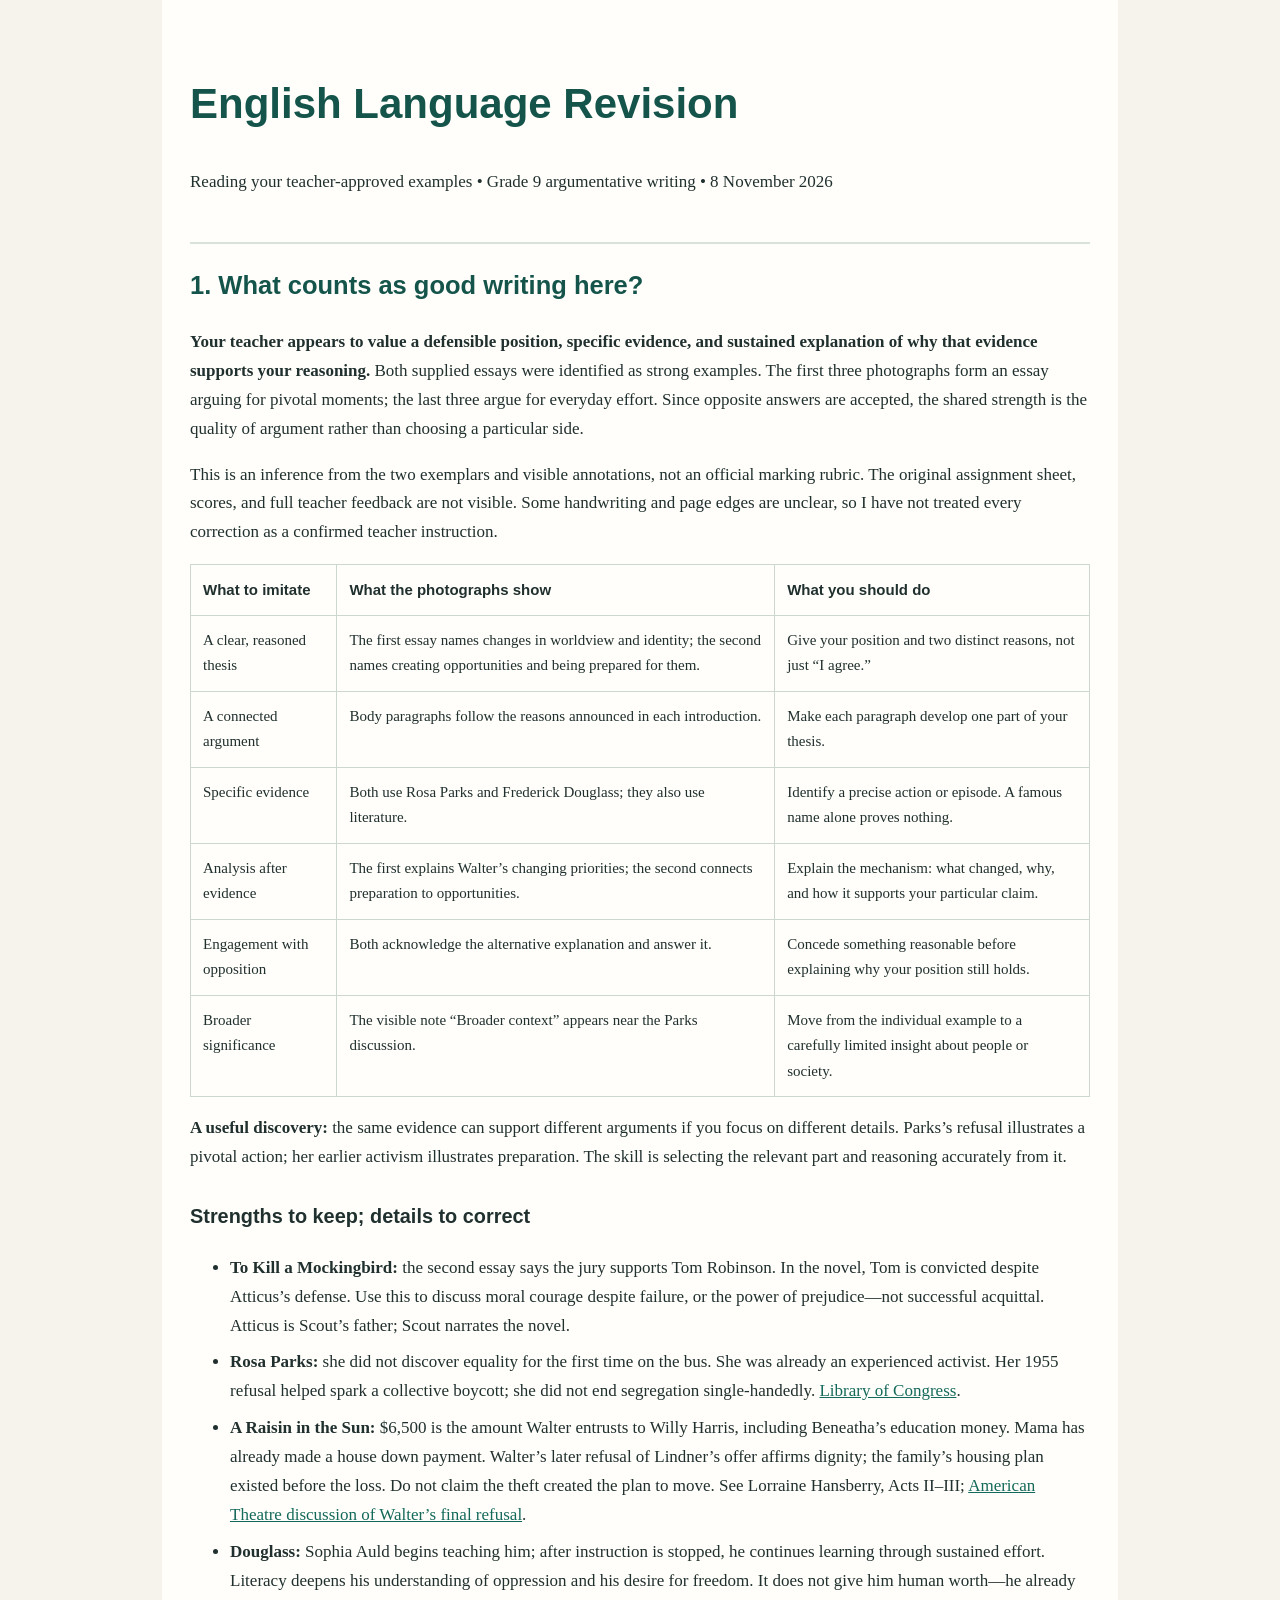
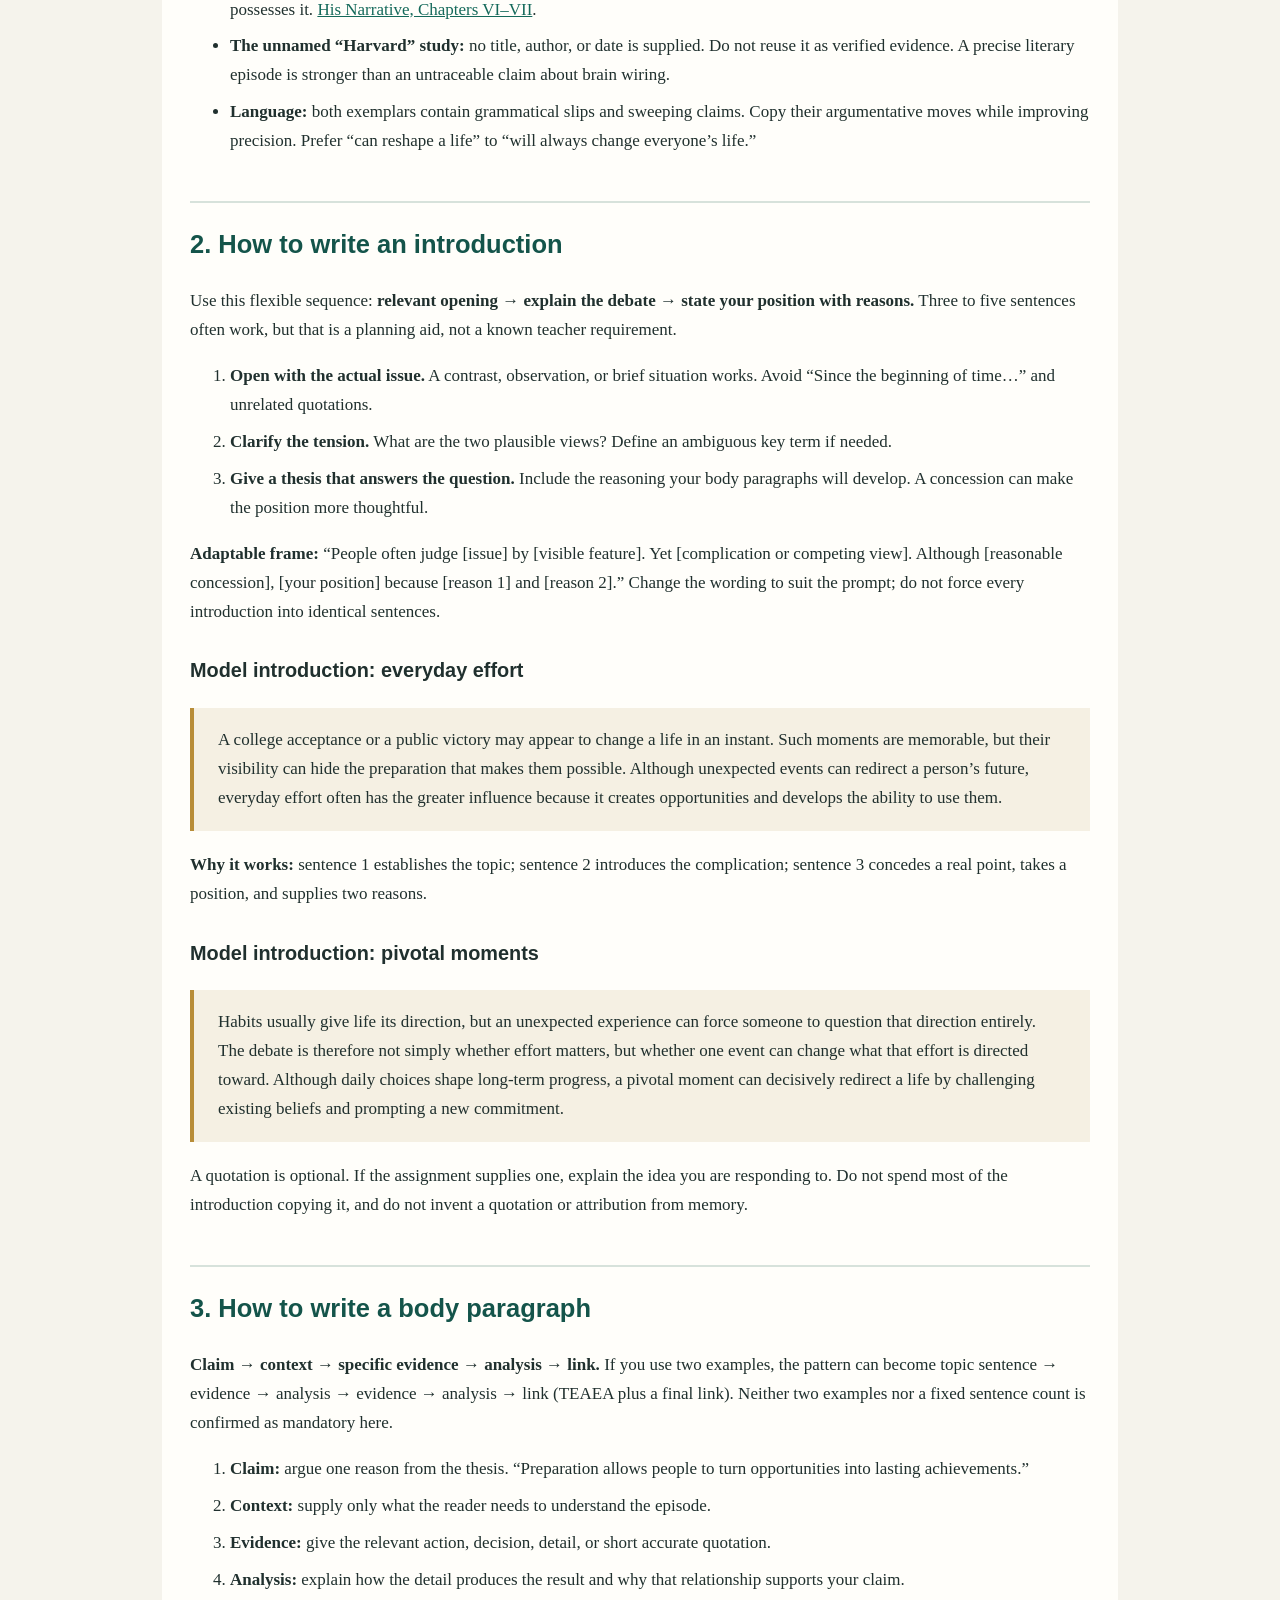
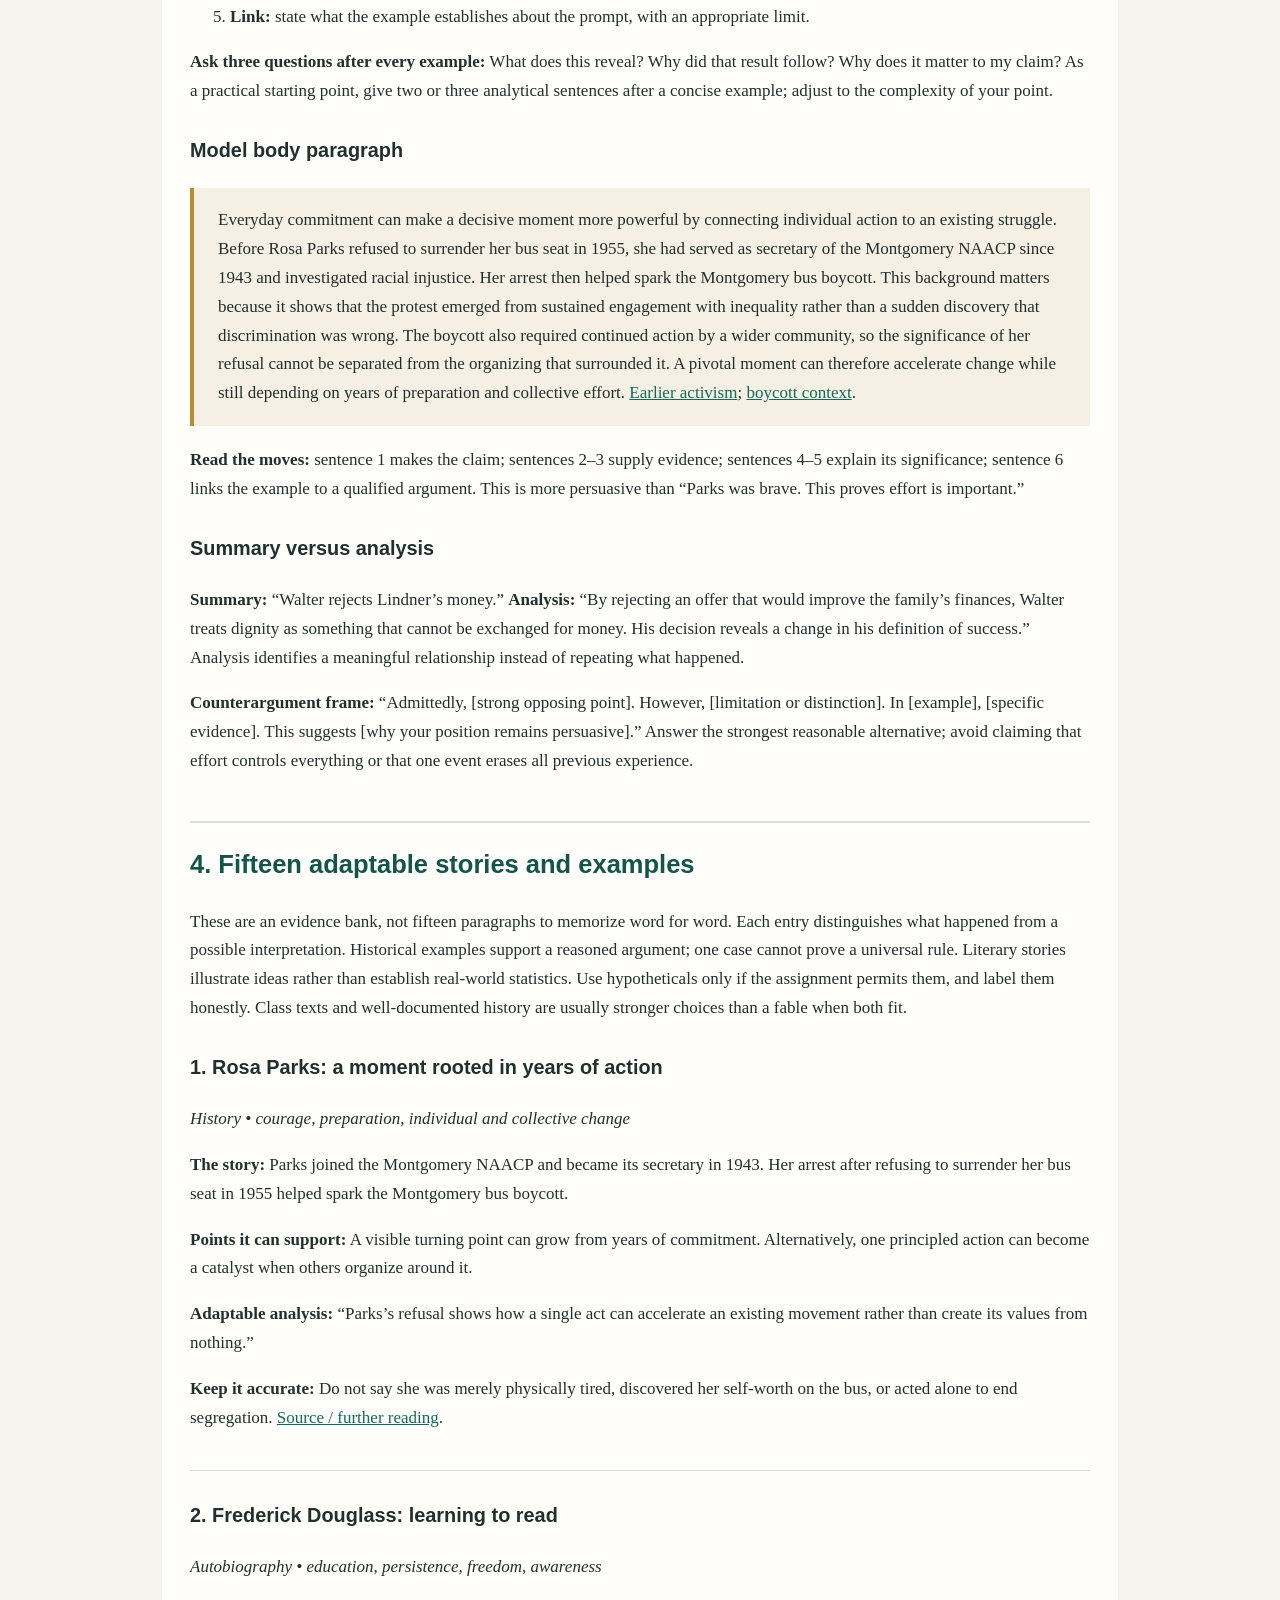
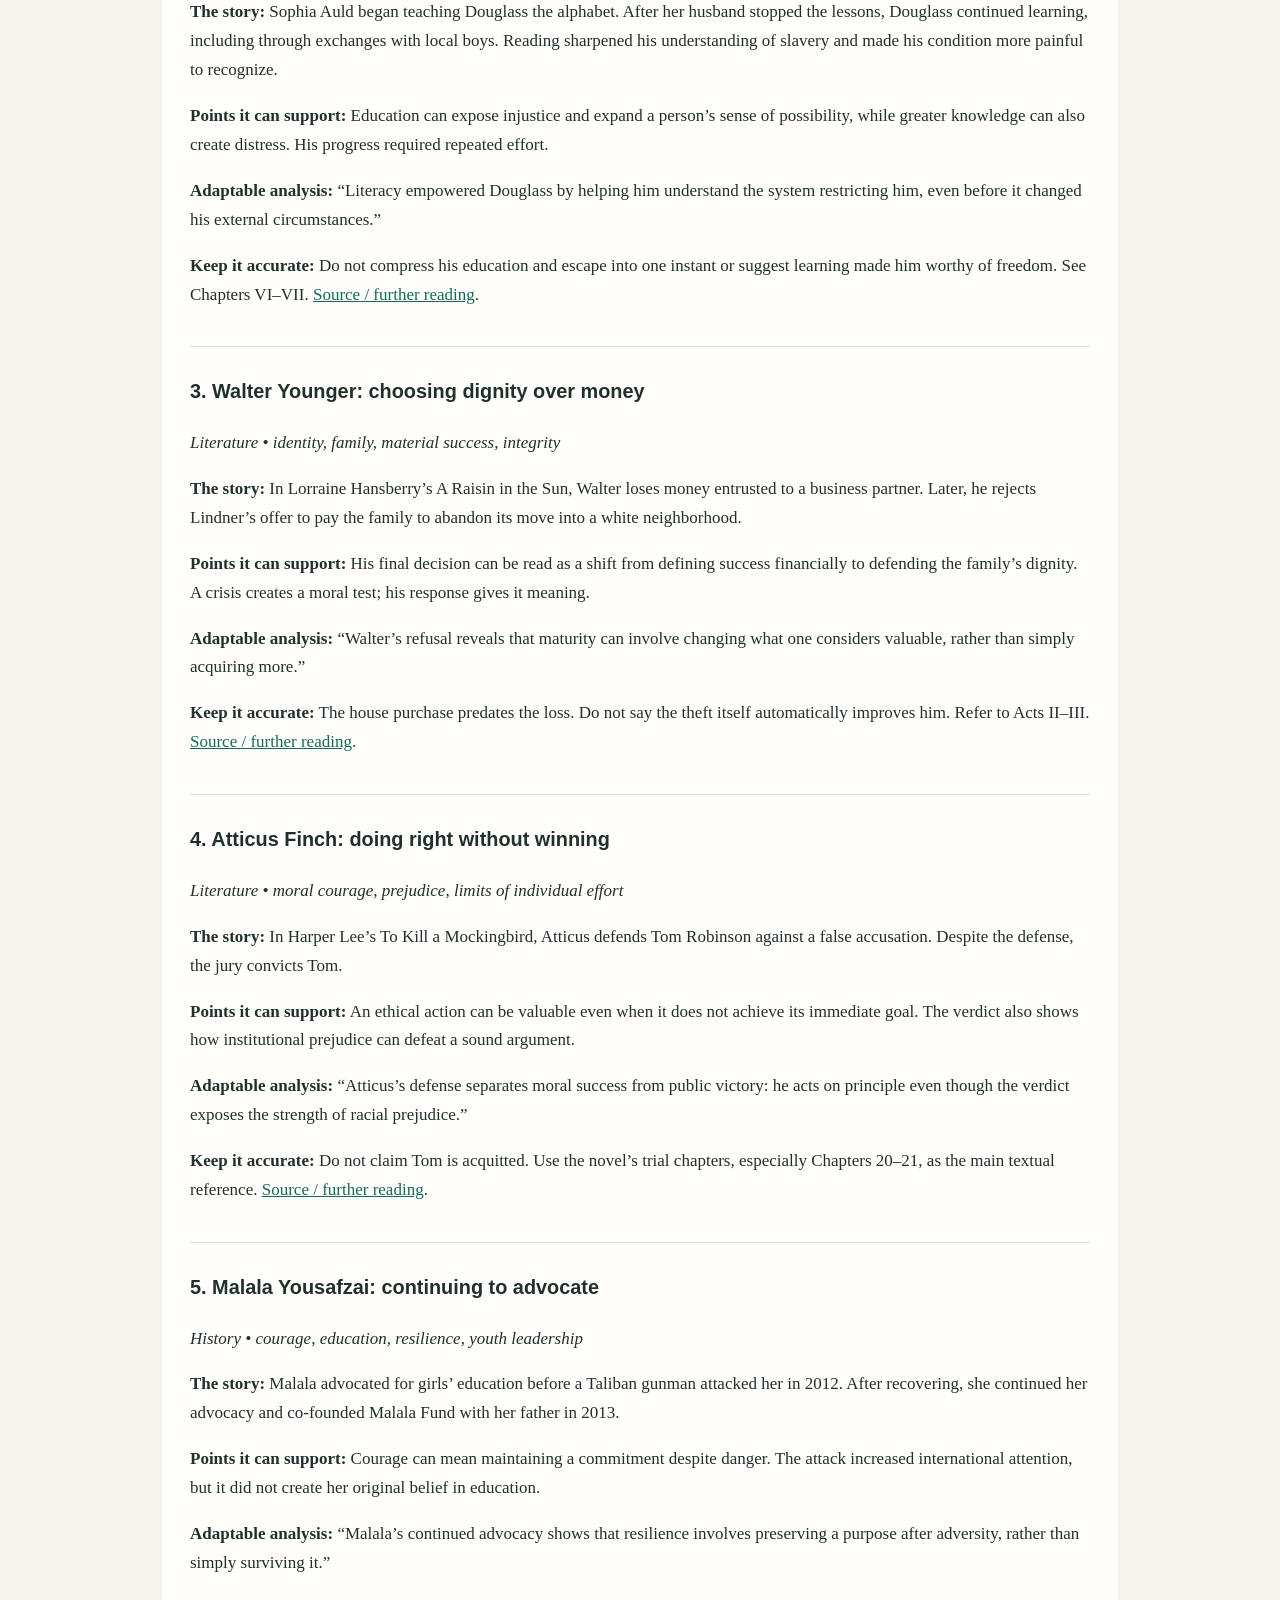
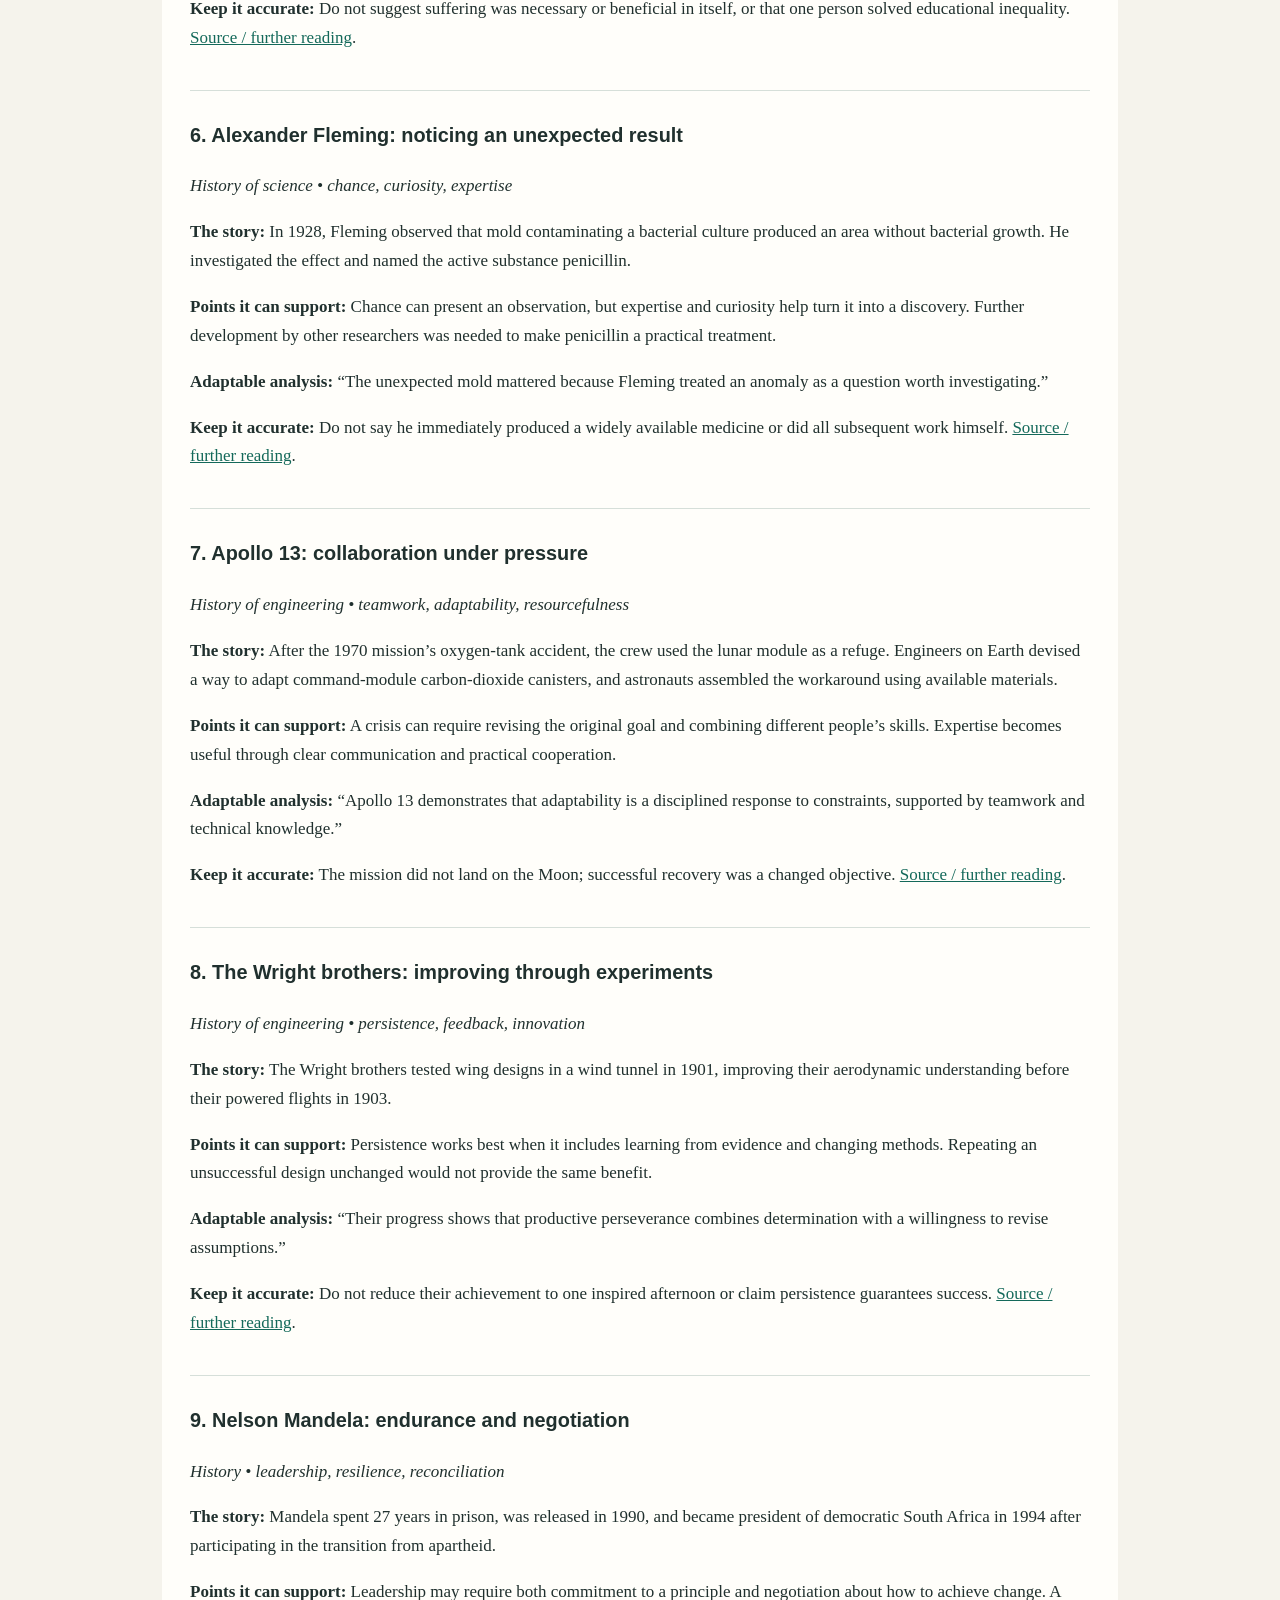
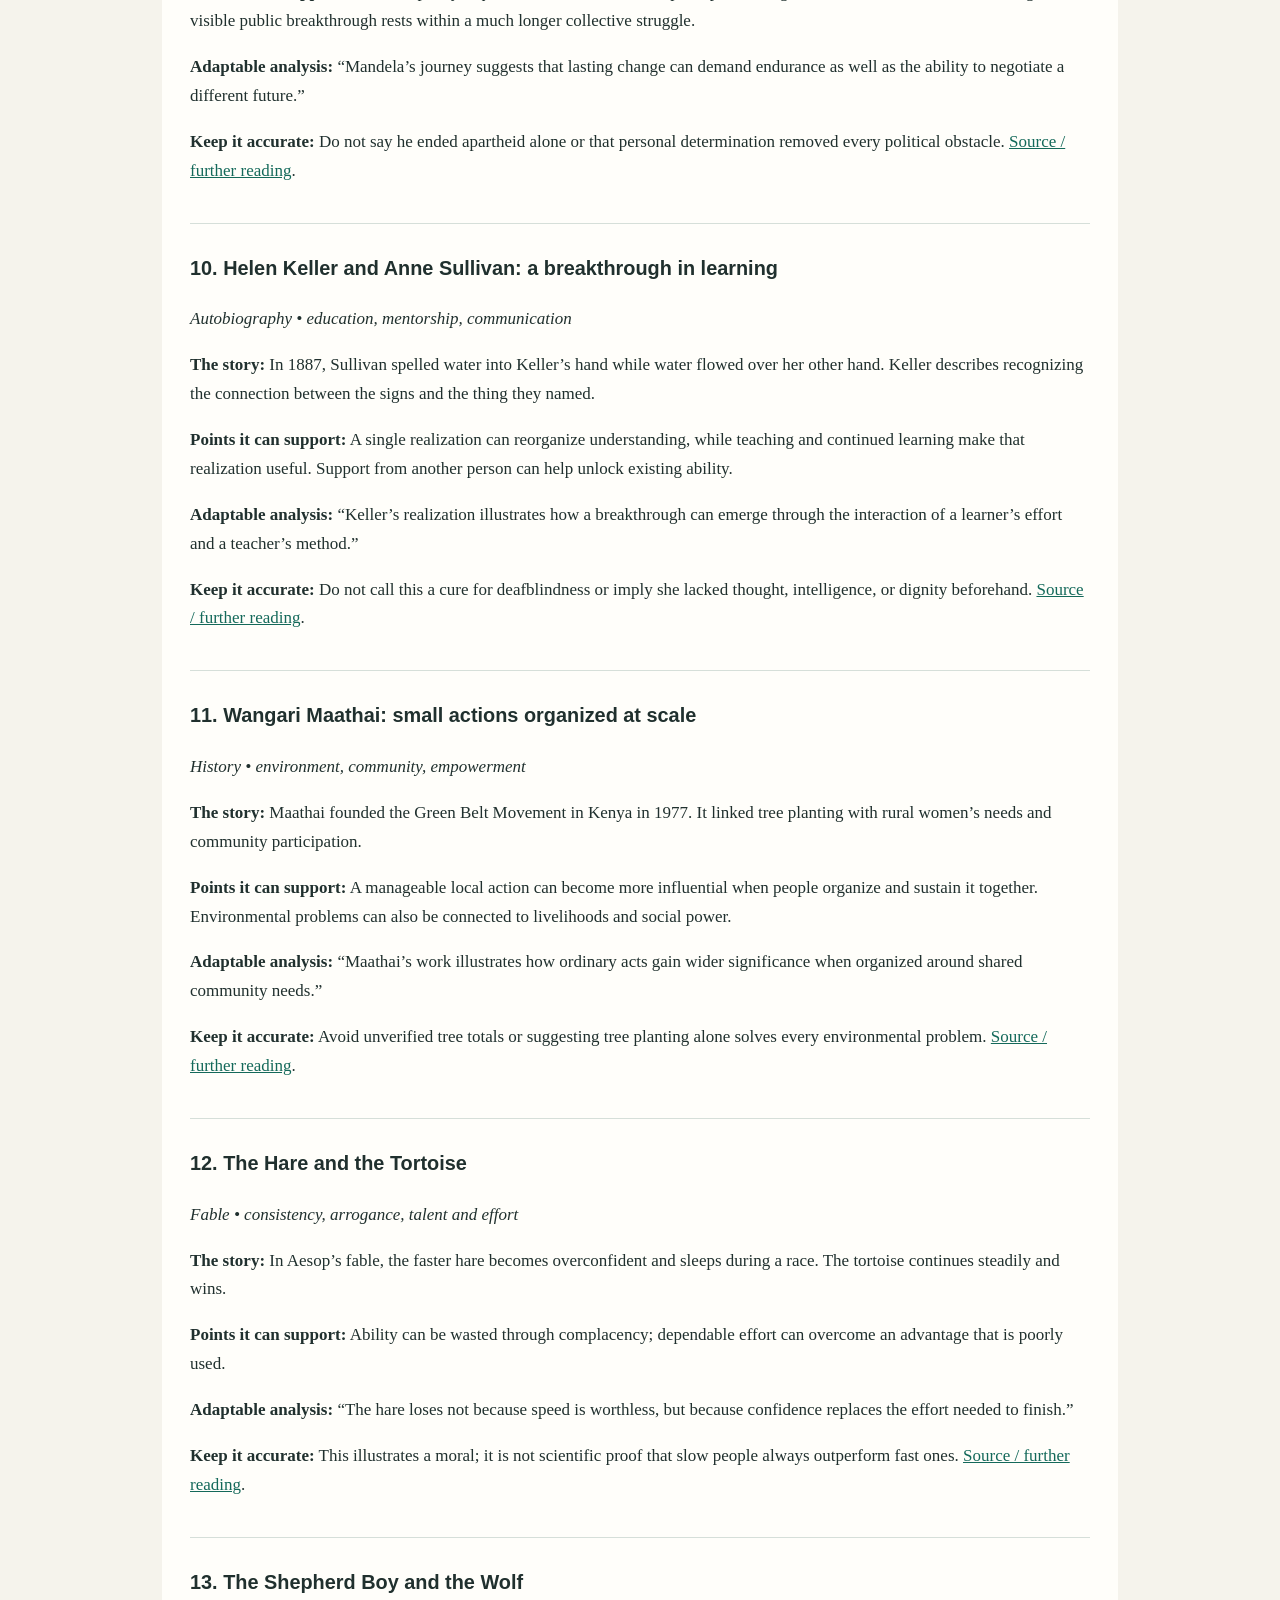
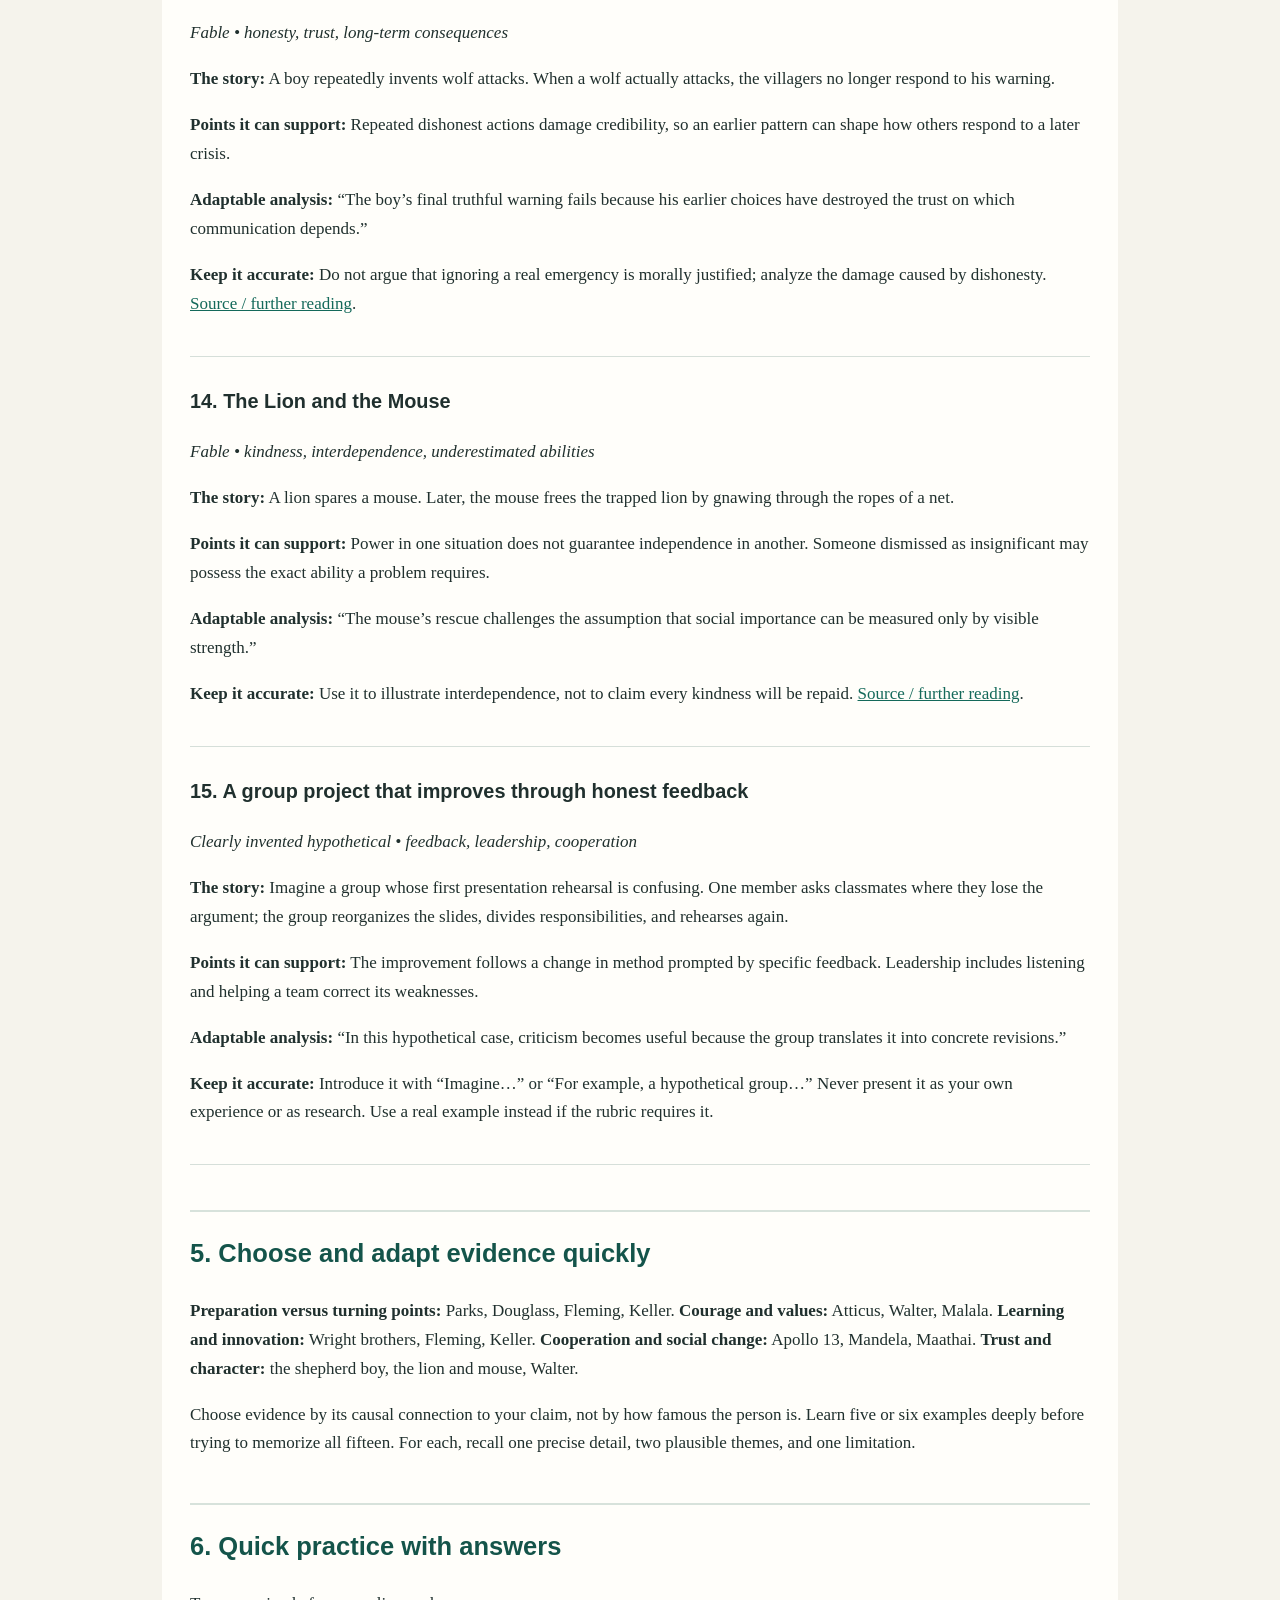
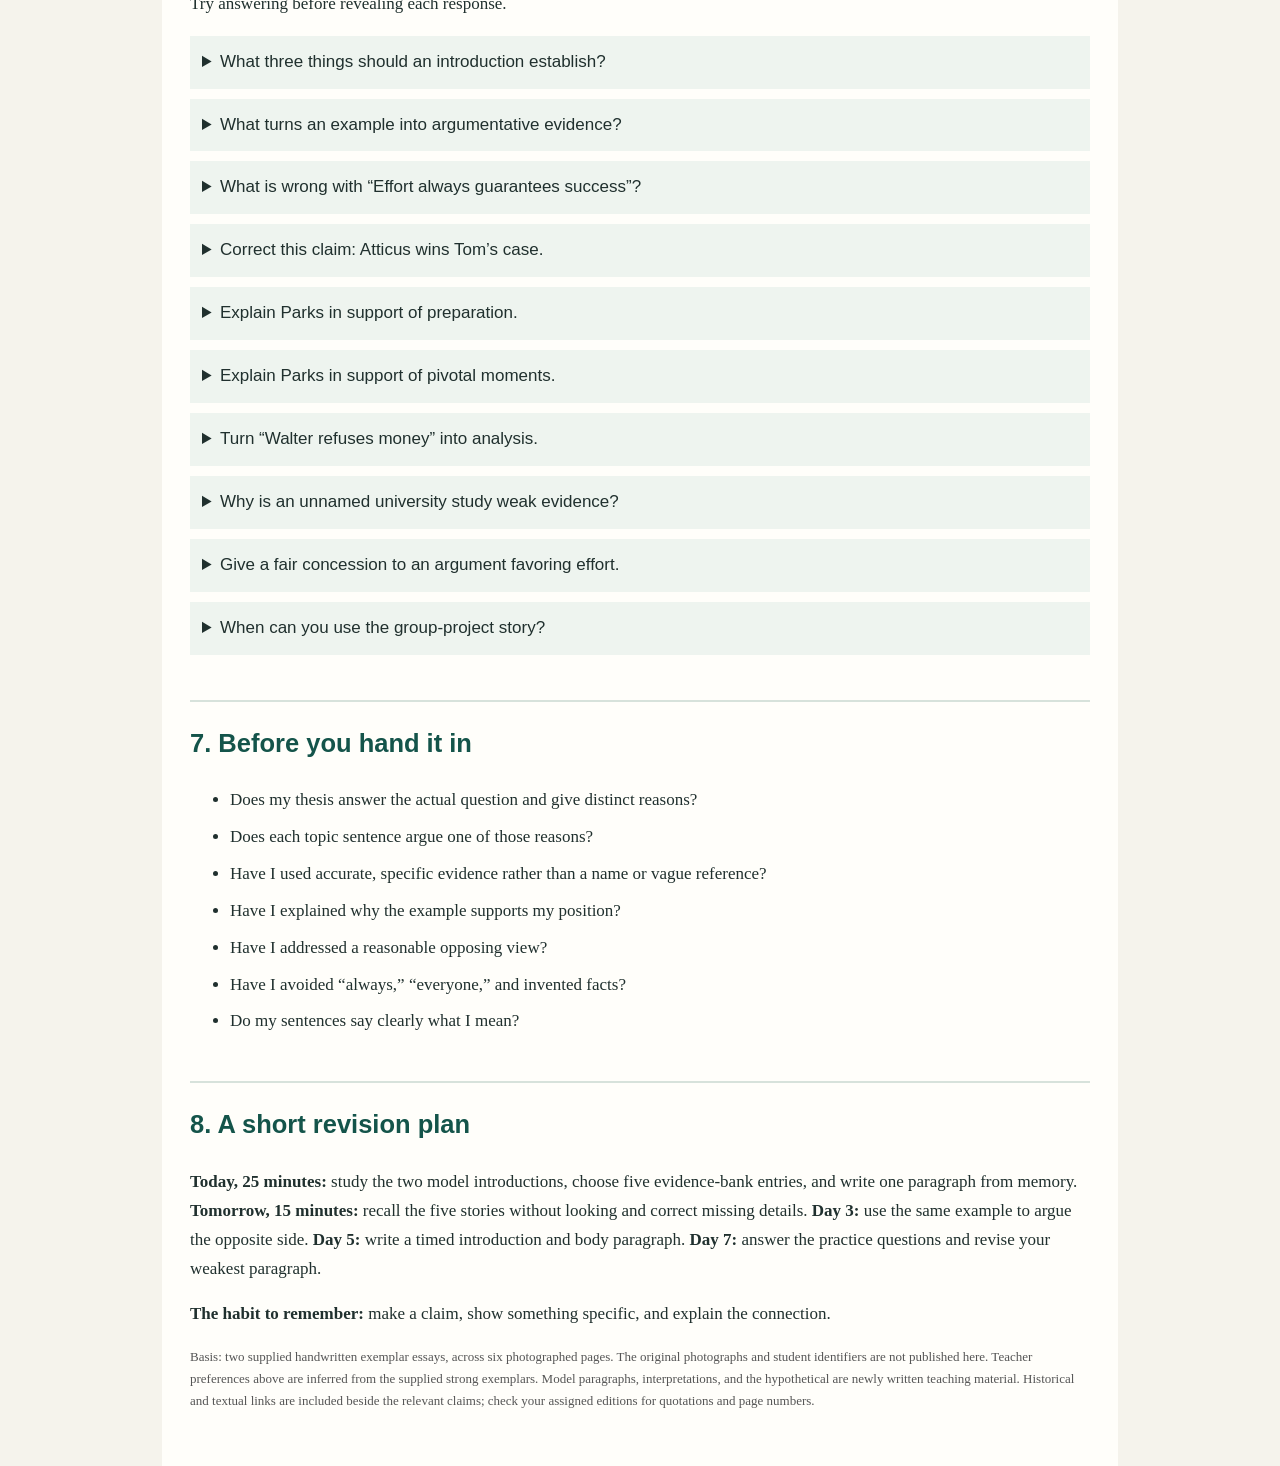
<file: english-language-revision.html>
<!doctype html><html lang="en"><meta charset="utf-8"><meta name="viewport" content="width=device-width,initial-scale=1"><title>English Language Revision Guide</title><style>body{font:17px/1.7 Georgia,serif;color:#20302e;background:#f5f3ec;margin:0}main{max-width:900px;margin:auto;padding:40px 28px;background:#fffefa}h1,h2,h3,summary,th{font-family:Arial,sans-serif}h1{font-size:42px;color:#14544a}h2{margin-top:45px;border-top:2px solid #d7e2db;padding-top:20px;color:#14544a}h3{margin-top:28px}a{color:#14695a}blockquote{border-left:4px solid #b88d38;background:#f5f0e3;padding:18px 24px;margin:20px 0}table{width:100%;border-collapse:collapse;font-size:15px}td,th{border:1px solid #ccd7d1;padding:12px;text-align:left;vertical-align:top}article{border-bottom:1px solid #d6dfd9;padding-bottom:20px}details{padding:12px;background:#eef4ef;margin:10px 0}summary{cursor:pointer}li{margin:8px 0}@media(max-width:600px){main{padding:22px 16px}h1{font-size:32px}table{font-size:13px}td,th{padding:7px}}@media print{body,main{background:white}main{max-width:none;padding:0}article,blockquote,details{break-inside:avoid}a{color:inherit}}</style><main><h1>English Language Revision</h1><p>Reading your teacher-approved examples • Grade 9 argumentative writing • 8 November 2026</p>
<h2>1. What counts as good writing here?</h2>
<p><strong>Your teacher appears to value a defensible position, specific evidence, and sustained explanation of why that evidence supports your reasoning.</strong> Both supplied essays were identified as strong examples. The first three photographs form an essay arguing for pivotal moments; the last three argue for everyday effort. Since opposite answers are accepted, the shared strength is the quality of argument rather than choosing a particular side.</p>
<p>This is an inference from the two exemplars and visible annotations, not an official marking rubric. The original assignment sheet, scores, and full teacher feedback are not visible. Some handwriting and page edges are unclear, so I have not treated every correction as a confirmed teacher instruction.</p>
<table><tr><th>What to imitate</th><th>What the photographs show</th><th>What you should do</th></tr>
<tr><td>A clear, reasoned thesis</td><td>The first essay names changes in worldview and identity; the second names creating opportunities and being prepared for them.</td><td>Give your position and two distinct reasons, not just “I agree.”</td></tr>
<tr><td>A connected argument</td><td>Body paragraphs follow the reasons announced in each introduction.</td><td>Make each paragraph develop one part of your thesis.</td></tr>
<tr><td>Specific evidence</td><td>Both use Rosa Parks and Frederick Douglass; they also use literature.</td><td>Identify a precise action or episode. A famous name alone proves nothing.</td></tr>
<tr><td>Analysis after evidence</td><td>The first explains Walter’s changing priorities; the second connects preparation to opportunities.</td><td>Explain the mechanism: what changed, why, and how it supports your particular claim.</td></tr>
<tr><td>Engagement with opposition</td><td>Both acknowledge the alternative explanation and answer it.</td><td>Concede something reasonable before explaining why your position still holds.</td></tr>
<tr><td>Broader significance</td><td>The visible note “Broader context” appears near the Parks discussion.</td><td>Move from the individual example to a carefully limited insight about people or society.</td></tr></table>
<p><strong>A useful discovery:</strong> the same evidence can support different arguments if you focus on different details. Parks’s refusal illustrates a pivotal action; her earlier activism illustrates preparation. The skill is selecting the relevant part and reasoning accurately from it.</p>
<h3>Strengths to keep; details to correct</h3>
<ul><li><strong>To Kill a Mockingbird:</strong> the second essay says the jury supports Tom Robinson. In the novel, Tom is convicted despite Atticus’s defense. Use this to discuss moral courage despite failure, or the power of prejudice—not successful acquittal. Atticus is Scout’s father; Scout narrates the novel.</li>
<li><strong>Rosa Parks:</strong> she did not discover equality for the first time on the bus. She was already an experienced activist. Her 1955 refusal helped spark a collective boycott; she did not end segregation single-handedly. <a href="https://www.loc.gov/collections/rosa-parks-papers/articles-and-essays/beyond-the-bus/">Library of Congress</a>.</li>
<li><strong>A Raisin in the Sun:</strong> $6,500 is the amount Walter entrusts to Willy Harris, including Beneatha’s education money. Mama has already made a house down payment. Walter’s later refusal of Lindner’s offer affirms dignity; the family’s housing plan existed before the loss. Do not claim the theft created the plan to move. See Lorraine Hansberry, Acts II–III; <a href="https://www.americantheatre.org/1984/11/01/an-unlikely-history-from-raisin-to-the-present/">American Theatre discussion of Walter’s final refusal</a>.</li>
<li><strong>Douglass:</strong> Sophia Auld begins teaching him; after instruction is stopped, he continues learning through sustained effort. Literacy deepens his understanding of oppression and his desire for freedom. It does not give him human worth—he already possesses it. <a href="https://www.gutenberg.org/files/23/23-h/23-h.htm">His Narrative, Chapters VI–VII</a>.</li>
<li><strong>The unnamed “Harvard” study:</strong> no title, author, or date is supplied. Do not reuse it as verified evidence. A precise literary episode is stronger than an untraceable claim about brain wiring.</li>
<li><strong>Language:</strong> both exemplars contain grammatical slips and sweeping claims. Copy their argumentative moves while improving precision. Prefer “can reshape a life” to “will always change everyone’s life.”</li></ul>
<h2>2. How to write an introduction</h2>
<p>Use this flexible sequence: <strong>relevant opening → explain the debate → state your position with reasons.</strong> Three to five sentences often work, but that is a planning aid, not a known teacher requirement.</p>
<ol><li><strong>Open with the actual issue.</strong> A contrast, observation, or brief situation works. Avoid “Since the beginning of time…” and unrelated quotations.</li><li><strong>Clarify the tension.</strong> What are the two plausible views? Define an ambiguous key term if needed.</li><li><strong>Give a thesis that answers the question.</strong> Include the reasoning your body paragraphs will develop. A concession can make the position more thoughtful.</li></ol>
<p><strong>Adaptable frame:</strong> “People often judge [issue] by [visible feature]. Yet [complication or competing view]. Although [reasonable concession], [your position] because [reason 1] and [reason 2].” Change the wording to suit the prompt; do not force every introduction into identical sentences.</p>
<h3>Model introduction: everyday effort</h3>
<blockquote>A college acceptance or a public victory may appear to change a life in an instant. Such moments are memorable, but their visibility can hide the preparation that makes them possible. Although unexpected events can redirect a person’s future, everyday effort often has the greater influence because it creates opportunities and develops the ability to use them.</blockquote>
<p><strong>Why it works:</strong> sentence 1 establishes the topic; sentence 2 introduces the complication; sentence 3 concedes a real point, takes a position, and supplies two reasons.</p>
<h3>Model introduction: pivotal moments</h3>
<blockquote>Habits usually give life its direction, but an unexpected experience can force someone to question that direction entirely. The debate is therefore not simply whether effort matters, but whether one event can change what that effort is directed toward. Although daily choices shape long-term progress, a pivotal moment can decisively redirect a life by challenging existing beliefs and prompting a new commitment.</blockquote>
<p>A quotation is optional. If the assignment supplies one, explain the idea you are responding to. Do not spend most of the introduction copying it, and do not invent a quotation or attribution from memory.</p>
<h2>3. How to write a body paragraph</h2>
<p><strong>Claim → context → specific evidence → analysis → link.</strong> If you use two examples, the pattern can become topic sentence → evidence → analysis → evidence → analysis → link (TEAEA plus a final link). Neither two examples nor a fixed sentence count is confirmed as mandatory here.</p>
<ol><li><strong>Claim:</strong> argue one reason from the thesis. “Preparation allows people to turn opportunities into lasting achievements.”</li><li><strong>Context:</strong> supply only what the reader needs to understand the episode.</li><li><strong>Evidence:</strong> give the relevant action, decision, detail, or short accurate quotation.</li><li><strong>Analysis:</strong> explain how the detail produces the result and why that relationship supports your claim.</li><li><strong>Link:</strong> state what the example establishes about the prompt, with an appropriate limit.</li></ol>
<p><strong>Ask three questions after every example:</strong> What does this reveal? Why did that result follow? Why does it matter to my claim? As a practical starting point, give two or three analytical sentences after a concise example; adjust to the complexity of your point.</p>
<h3>Model body paragraph</h3>
<blockquote>Everyday commitment can make a decisive moment more powerful by connecting individual action to an existing struggle. Before Rosa Parks refused to surrender her bus seat in 1955, she had served as secretary of the Montgomery NAACP since 1943 and investigated racial injustice. Her arrest then helped spark the Montgomery bus boycott. This background matters because it shows that the protest emerged from sustained engagement with inequality rather than a sudden discovery that discrimination was wrong. The boycott also required continued action by a wider community, so the significance of her refusal cannot be separated from the organizing that surrounded it. A pivotal moment can therefore accelerate change while still depending on years of preparation and collective effort. <a href="https://www.loc.gov/exhibitions/rosa-parks-in-her-own-words/about-this-exhibition/early-life-and-activism/rosa-joins-the-naacps-montgomery-branch/">Earlier activism</a>; <a href="https://www.loc.gov/collections/rosa-parks-papers/articles-and-essays/beyond-the-bus/">boycott context</a>.</blockquote>
<p><strong>Read the moves:</strong> sentence 1 makes the claim; sentences 2–3 supply evidence; sentences 4–5 explain its significance; sentence 6 links the example to a qualified argument. This is more persuasive than “Parks was brave. This proves effort is important.”</p>
<h3>Summary versus analysis</h3>
<p><strong>Summary:</strong> “Walter rejects Lindner’s money.” <strong>Analysis:</strong> “By rejecting an offer that would improve the family’s finances, Walter treats dignity as something that cannot be exchanged for money. His decision reveals a change in his definition of success.” Analysis identifies a meaningful relationship instead of repeating what happened.</p>
<p><strong>Counterargument frame:</strong> “Admittedly, [strong opposing point]. However, [limitation or distinction]. In [example], [specific evidence]. This suggests [why your position remains persuasive].” Answer the strongest reasonable alternative; avoid claiming that effort controls everything or that one event erases all previous experience.</p>
<h2>4. Fifteen adaptable stories and examples</h2>
<p>These are an evidence bank, not fifteen paragraphs to memorize word for word. Each entry distinguishes what happened from a possible interpretation. Historical examples support a reasoned argument; one case cannot prove a universal rule. Literary stories illustrate ideas rather than establish real-world statistics. Use hypotheticals only if the assignment permits them, and label them honestly. Class texts and well-documented history are usually stronger choices than a fable when both fit.</p><article><h3>1. Rosa Parks: a moment rooted in years of action</h3><p><em>History • courage, preparation, individual and collective change</em></p><p><strong>The story:</strong> Parks joined the Montgomery NAACP and became its secretary in 1943. Her arrest after refusing to surrender her bus seat in 1955 helped spark the Montgomery bus boycott.</p><p><strong>Points it can support:</strong> A visible turning point can grow from years of commitment. Alternatively, one principled action can become a catalyst when others organize around it.</p><p><strong>Adaptable analysis:</strong> “Parks’s refusal shows how a single act can accelerate an existing movement rather than create its values from nothing.”</p><p><strong>Keep it accurate:</strong> Do not say she was merely physically tired, discovered her self-worth on the bus, or acted alone to end segregation. <a href="https://www.loc.gov/collections/rosa-parks-papers/articles-and-essays/beyond-the-bus/">Source / further reading</a>.</p></article><article><h3>2. Frederick Douglass: learning to read</h3><p><em>Autobiography • education, persistence, freedom, awareness</em></p><p><strong>The story:</strong> Sophia Auld began teaching Douglass the alphabet. After her husband stopped the lessons, Douglass continued learning, including through exchanges with local boys. Reading sharpened his understanding of slavery and made his condition more painful to recognize.</p><p><strong>Points it can support:</strong> Education can expose injustice and expand a person’s sense of possibility, while greater knowledge can also create distress. His progress required repeated effort.</p><p><strong>Adaptable analysis:</strong> “Literacy empowered Douglass by helping him understand the system restricting him, even before it changed his external circumstances.”</p><p><strong>Keep it accurate:</strong> Do not compress his education and escape into one instant or suggest learning made him worthy of freedom. See Chapters VI–VII. <a href="https://www.gutenberg.org/files/23/23-h/23-h.htm">Source / further reading</a>.</p></article><article><h3>3. Walter Younger: choosing dignity over money</h3><p><em>Literature • identity, family, material success, integrity</em></p><p><strong>The story:</strong> In Lorraine Hansberry’s A Raisin in the Sun, Walter loses money entrusted to a business partner. Later, he rejects Lindner’s offer to pay the family to abandon its move into a white neighborhood.</p><p><strong>Points it can support:</strong> His final decision can be read as a shift from defining success financially to defending the family’s dignity. A crisis creates a moral test; his response gives it meaning.</p><p><strong>Adaptable analysis:</strong> “Walter’s refusal reveals that maturity can involve changing what one considers valuable, rather than simply acquiring more.”</p><p><strong>Keep it accurate:</strong> The house purchase predates the loss. Do not say the theft itself automatically improves him. Refer to Acts II–III. <a href="https://www.americantheatre.org/1984/11/01/an-unlikely-history-from-raisin-to-the-present/">Source / further reading</a>.</p></article><article><h3>4. Atticus Finch: doing right without winning</h3><p><em>Literature • moral courage, prejudice, limits of individual effort</em></p><p><strong>The story:</strong> In Harper Lee’s To Kill a Mockingbird, Atticus defends Tom Robinson against a false accusation. Despite the defense, the jury convicts Tom.</p><p><strong>Points it can support:</strong> An ethical action can be valuable even when it does not achieve its immediate goal. The verdict also shows how institutional prejudice can defeat a sound argument.</p><p><strong>Adaptable analysis:</strong> “Atticus’s defense separates moral success from public victory: he acts on principle even though the verdict exposes the strength of racial prejudice.”</p><p><strong>Keep it accurate:</strong> Do not claim Tom is acquitted. Use the novel’s trial chapters, especially Chapters 20–21, as the main textual reference. <a href="https://dp.la/primary-source-sets/to-kill-a-mockingbird-by-harper-lee/teaching-guide">Source / further reading</a>.</p></article><article><h3>5. Malala Yousafzai: continuing to advocate</h3><p><em>History • courage, education, resilience, youth leadership</em></p><p><strong>The story:</strong> Malala advocated for girls’ education before a Taliban gunman attacked her in 2012. After recovering, she continued her advocacy and co-founded Malala Fund with her father in 2013.</p><p><strong>Points it can support:</strong> Courage can mean maintaining a commitment despite danger. The attack increased international attention, but it did not create her original belief in education.</p><p><strong>Adaptable analysis:</strong> “Malala’s continued advocacy shows that resilience involves preserving a purpose after adversity, rather than simply surviving it.”</p><p><strong>Keep it accurate:</strong> Do not suggest suffering was necessary or beneficial in itself, or that one person solved educational inequality. <a href="https://malala.org/malalas-story/">Source / further reading</a>.</p></article><article><h3>6. Alexander Fleming: noticing an unexpected result</h3><p><em>History of science • chance, curiosity, expertise</em></p><p><strong>The story:</strong> In 1928, Fleming observed that mold contaminating a bacterial culture produced an area without bacterial growth. He investigated the effect and named the active substance penicillin.</p><p><strong>Points it can support:</strong> Chance can present an observation, but expertise and curiosity help turn it into a discovery. Further development by other researchers was needed to make penicillin a practical treatment.</p><p><strong>Adaptable analysis:</strong> “The unexpected mold mattered because Fleming treated an anomaly as a question worth investigating.”</p><p><strong>Keep it accurate:</strong> Do not say he immediately produced a widely available medicine or did all subsequent work himself. <a href="https://www.nobelprize.org/prizes/medicine/1945/fleming/biographical/">Source / further reading</a>.</p></article><article><h3>7. Apollo 13: collaboration under pressure</h3><p><em>History of engineering • teamwork, adaptability, resourcefulness</em></p><p><strong>The story:</strong> After the 1970 mission’s oxygen-tank accident, the crew used the lunar module as a refuge. Engineers on Earth devised a way to adapt command-module carbon-dioxide canisters, and astronauts assembled the workaround using available materials.</p><p><strong>Points it can support:</strong> A crisis can require revising the original goal and combining different people’s skills. Expertise becomes useful through clear communication and practical cooperation.</p><p><strong>Adaptable analysis:</strong> “Apollo 13 demonstrates that adaptability is a disciplined response to constraints, supported by teamwork and technical knowledge.”</p><p><strong>Keep it accurate:</strong> The mission did not land on the Moon; successful recovery was a changed objective. <a href="https://www.nasa.gov/missions/apollo/apollo-13-mission-details/">Source / further reading</a>.</p></article><article><h3>8. The Wright brothers: improving through experiments</h3><p><em>History of engineering • persistence, feedback, innovation</em></p><p><strong>The story:</strong> The Wright brothers tested wing designs in a wind tunnel in 1901, improving their aerodynamic understanding before their powered flights in 1903.</p><p><strong>Points it can support:</strong> Persistence works best when it includes learning from evidence and changing methods. Repeating an unsuccessful design unchanged would not provide the same benefit.</p><p><strong>Adaptable analysis:</strong> “Their progress shows that productive perseverance combines determination with a willingness to revise assumptions.”</p><p><strong>Keep it accurate:</strong> Do not reduce their achievement to one inspired afternoon or claim persistence guarantees success. <a href="https://airandspace.si.edu/explore/stories/researching-wright-way">Source / further reading</a>.</p></article><article><h3>9. Nelson Mandela: endurance and negotiation</h3><p><em>History • leadership, resilience, reconciliation</em></p><p><strong>The story:</strong> Mandela spent 27 years in prison, was released in 1990, and became president of democratic South Africa in 1994 after participating in the transition from apartheid.</p><p><strong>Points it can support:</strong> Leadership may require both commitment to a principle and negotiation about how to achieve change. A visible public breakthrough rests within a much longer collective struggle.</p><p><strong>Adaptable analysis:</strong> “Mandela’s journey suggests that lasting change can demand endurance as well as the ability to negotiate a different future.”</p><p><strong>Keep it accurate:</strong> Do not say he ended apartheid alone or that personal determination removed every political obstacle. <a href="https://www.nelsonmandela.org/biography">Source / further reading</a>.</p></article><article><h3>10. Helen Keller and Anne Sullivan: a breakthrough in learning</h3><p><em>Autobiography • education, mentorship, communication</em></p><p><strong>The story:</strong> In 1887, Sullivan spelled water into Keller’s hand while water flowed over her other hand. Keller describes recognizing the connection between the signs and the thing they named.</p><p><strong>Points it can support:</strong> A single realization can reorganize understanding, while teaching and continued learning make that realization useful. Support from another person can help unlock existing ability.</p><p><strong>Adaptable analysis:</strong> “Keller’s realization illustrates how a breakthrough can emerge through the interaction of a learner’s effort and a teacher’s method.”</p><p><strong>Keep it accurate:</strong> Do not call this a cure for deafblindness or imply she lacked thought, intelligence, or dignity beforehand. <a href="https://www.afb.org/online-library/story-my-life/part-1/chapter-iv">Source / further reading</a>.</p></article><article><h3>11. Wangari Maathai: small actions organized at scale</h3><p><em>History • environment, community, empowerment</em></p><p><strong>The story:</strong> Maathai founded the Green Belt Movement in Kenya in 1977. It linked tree planting with rural women’s needs and community participation.</p><p><strong>Points it can support:</strong> A manageable local action can become more influential when people organize and sustain it together. Environmental problems can also be connected to livelihoods and social power.</p><p><strong>Adaptable analysis:</strong> “Maathai’s work illustrates how ordinary acts gain wider significance when organized around shared community needs.”</p><p><strong>Keep it accurate:</strong> Avoid unverified tree totals or suggesting tree planting alone solves every environmental problem. <a href="https://www.un.org/en/messengers-peace/wangari-maathai">Source / further reading</a>.</p></article><article><h3>12. The Hare and the Tortoise</h3><p><em>Fable • consistency, arrogance, talent and effort</em></p><p><strong>The story:</strong> In Aesop’s fable, the faster hare becomes overconfident and sleeps during a race. The tortoise continues steadily and wins.</p><p><strong>Points it can support:</strong> Ability can be wasted through complacency; dependable effort can overcome an advantage that is poorly used.</p><p><strong>Adaptable analysis:</strong> “The hare loses not because speed is worthless, but because confidence replaces the effort needed to finish.”</p><p><strong>Keep it accurate:</strong> This illustrates a moral; it is not scientific proof that slow people always outperform fast ones. <a href="https://read.gov/aesop/025.html">Source / further reading</a>.</p></article><article><h3>13. The Shepherd Boy and the Wolf</h3><p><em>Fable • honesty, trust, long-term consequences</em></p><p><strong>The story:</strong> A boy repeatedly invents wolf attacks. When a wolf actually attacks, the villagers no longer respond to his warning.</p><p><strong>Points it can support:</strong> Repeated dishonest actions damage credibility, so an earlier pattern can shape how others respond to a later crisis.</p><p><strong>Adaptable analysis:</strong> “The boy’s final truthful warning fails because his earlier choices have destroyed the trust on which communication depends.”</p><p><strong>Keep it accurate:</strong> Do not argue that ignoring a real emergency is morally justified; analyze the damage caused by dishonesty. <a href="https://read.gov/aesop/043.html">Source / further reading</a>.</p></article><article><h3>14. The Lion and the Mouse</h3><p><em>Fable • kindness, interdependence, underestimated abilities</em></p><p><strong>The story:</strong> A lion spares a mouse. Later, the mouse frees the trapped lion by gnawing through the ropes of a net.</p><p><strong>Points it can support:</strong> Power in one situation does not guarantee independence in another. Someone dismissed as insignificant may possess the exact ability a problem requires.</p><p><strong>Adaptable analysis:</strong> “The mouse’s rescue challenges the assumption that social importance can be measured only by visible strength.”</p><p><strong>Keep it accurate:</strong> Use it to illustrate interdependence, not to claim every kindness will be repaid. <a href="https://read.gov/aesop/007.html">Source / further reading</a>.</p></article><article><h3>15. A group project that improves through honest feedback</h3><p><em>Clearly invented hypothetical • feedback, leadership, cooperation</em></p><p><strong>The story:</strong> Imagine a group whose first presentation rehearsal is confusing. One member asks classmates where they lose the argument; the group reorganizes the slides, divides responsibilities, and rehearses again.</p><p><strong>Points it can support:</strong> The improvement follows a change in method prompted by specific feedback. Leadership includes listening and helping a team correct its weaknesses.</p><p><strong>Adaptable analysis:</strong> “In this hypothetical case, criticism becomes useful because the group translates it into concrete revisions.”</p><p><strong>Keep it accurate:</strong> Introduce it with “Imagine…” or “For example, a hypothetical group…” Never present it as your own experience or as research. Use a real example instead if the rubric requires it.</p></article><h2>5. Choose and adapt evidence quickly</h2><p><strong>Preparation versus turning points:</strong> Parks, Douglass, Fleming, Keller. <strong>Courage and values:</strong> Atticus, Walter, Malala. <strong>Learning and innovation:</strong> Wright brothers, Fleming, Keller. <strong>Cooperation and social change:</strong> Apollo 13, Mandela, Maathai. <strong>Trust and character:</strong> the shepherd boy, the lion and mouse, Walter.</p><p>Choose evidence by its causal connection to your claim, not by how famous the person is. Learn five or six examples deeply before trying to memorize all fifteen. For each, recall one precise detail, two plausible themes, and one limitation.</p>
<h2>6. Quick practice with answers</h2><p>Try answering before revealing each response.</p><details><summary>What three things should an introduction establish?</summary><p>The issue, the debate or complication, and a defensible position with reasons.</p></details><details><summary>What turns an example into argumentative evidence?</summary><p>An explicit explanation of how the relevant detail supports your claim.</p></details><details><summary>What is wrong with “Effort always guarantees success”?</summary><p>It ignores external barriers and counterexamples. Try “Sustained effort often improves a person’s ability to use opportunities.”</p></details><details><summary>Correct this claim: Atticus wins Tom’s case.</summary><p>Tom is convicted. Use the defense to discuss courage despite defeat, or prejudice overriding evidence.</p></details><details><summary>Explain Parks in support of preparation.</summary><p>Her activism predates her arrest; connect that sustained commitment and wider organizing to the significance of the boycott.</p></details><details><summary>Explain Parks in support of pivotal moments.</summary><p>Her arrest helped catalyze a boycott. Acknowledge earlier activism while explaining why this event accelerated collective action.</p></details><details><summary>Turn “Walter refuses money” into analysis.</summary><p>His refusal prioritizes family dignity over financial gain, revealing a change in his definition of success.</p></details><details><summary>Why is an unnamed university study weak evidence?</summary><p>Readers cannot trace or evaluate it. Do not invent institutional authority; use a verifiable example.</p></details><details><summary>Give a fair concession to an argument favoring effort.</summary><p>Unexpected events can redirect a life, but preparation often shapes how effectively someone responds.</p></details><details><summary>When can you use the group-project story?</summary><p>When hypothetical illustrations are permitted and you explicitly label it as invented. It cannot substitute for documented evidence when that is required.</p></details><h2>7. Before you hand it in</h2><ul><li>Does my thesis answer the actual question and give distinct reasons?</li><li>Does each topic sentence argue one of those reasons?</li><li>Have I used accurate, specific evidence rather than a name or vague reference?</li><li>Have I explained why the example supports my position?</li><li>Have I addressed a reasonable opposing view?</li><li>Have I avoided “always,” “everyone,” and invented facts?</li><li>Do my sentences say clearly what I mean?</li></ul><h2>8. A short revision plan</h2><p><strong>Today, 25 minutes:</strong> study the two model introductions, choose five evidence-bank entries, and write one paragraph from memory. <strong>Tomorrow, 15 minutes:</strong> recall the five stories without looking and correct missing details. <strong>Day 3:</strong> use the same example to argue the opposite side. <strong>Day 5:</strong> write a timed introduction and body paragraph. <strong>Day 7:</strong> answer the practice questions and revise your weakest paragraph.</p><p><strong>The habit to remember:</strong> make a claim, show something specific, and explain the connection.</p><p style="font-size:13px;color:#555">Basis: two supplied handwritten exemplar essays, across six photographed pages. The original photographs and student identifiers are not published here. Teacher preferences above are inferred from the supplied strong exemplars. Model paragraphs, interpretations, and the hypothetical are newly written teaching material. Historical and textual links are included beside the relevant claims; check your assigned editions for quotations and page numbers.</p></main></html>
</file>
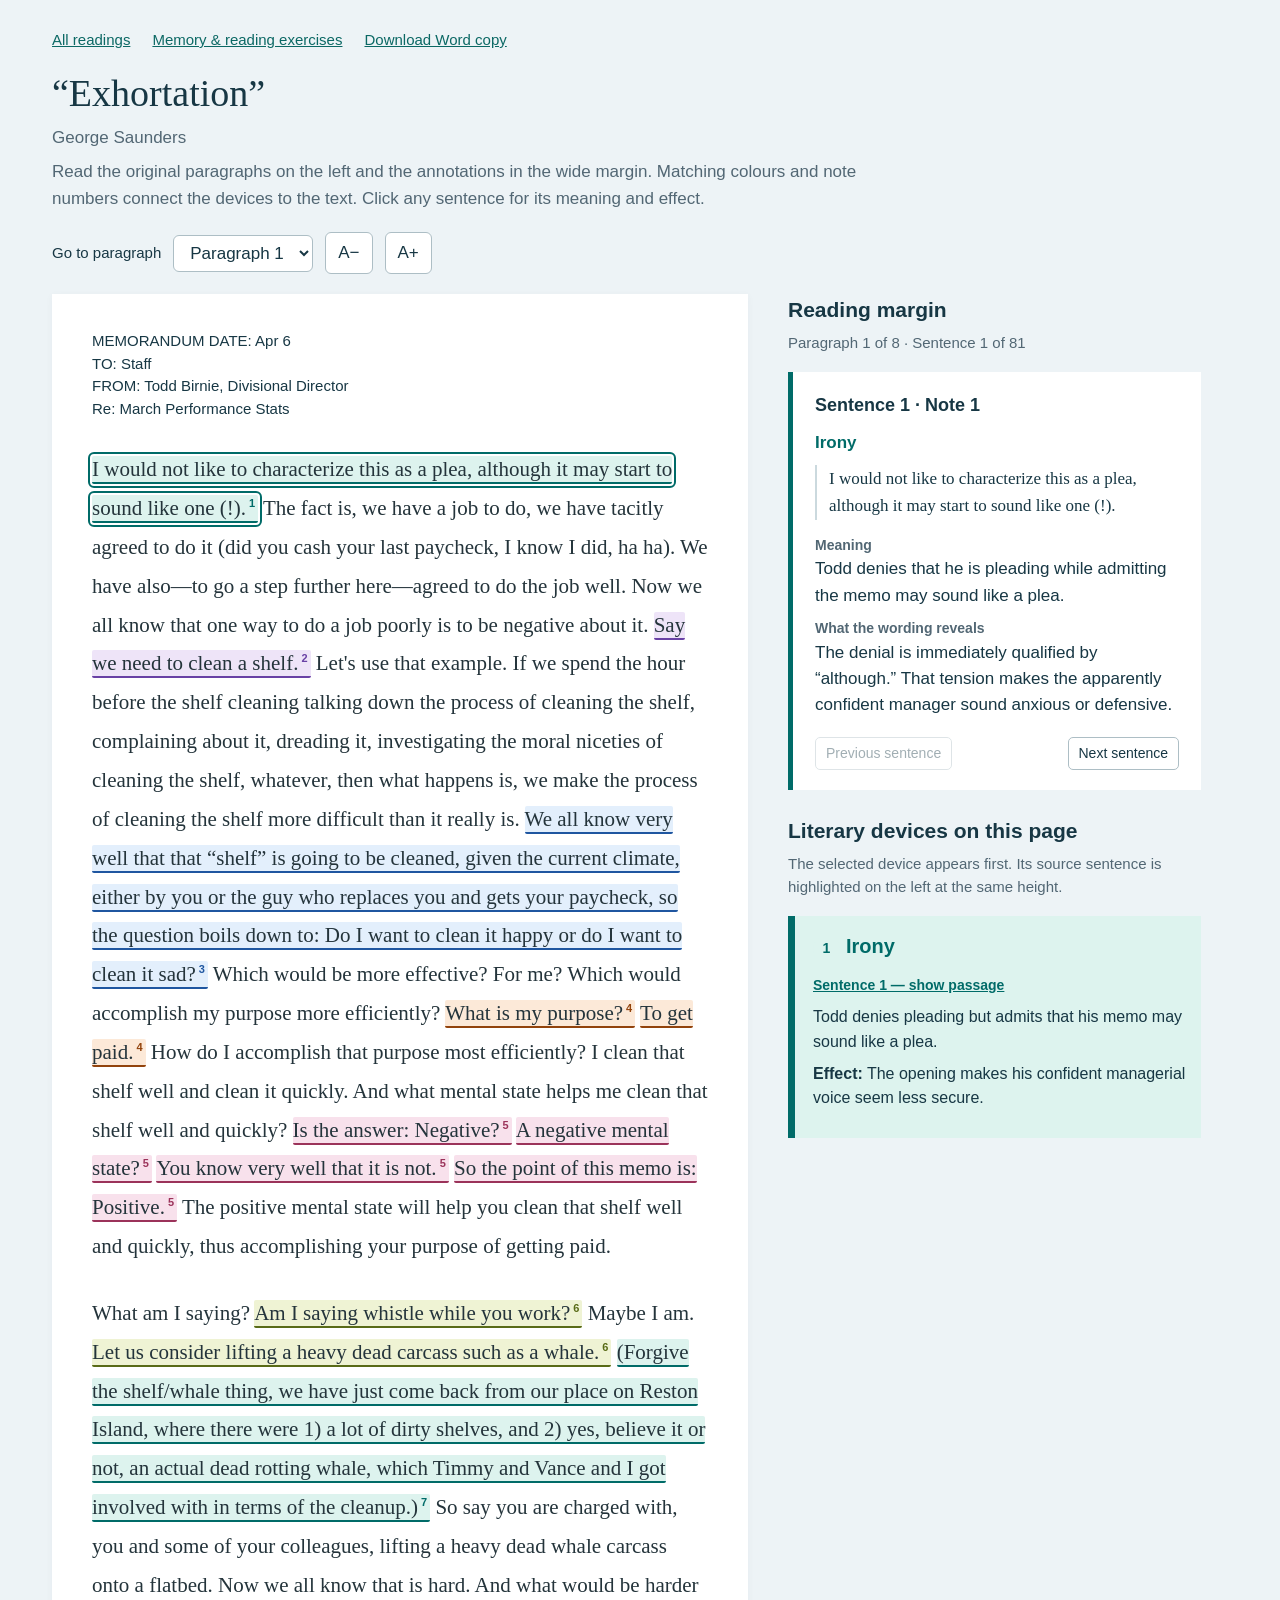
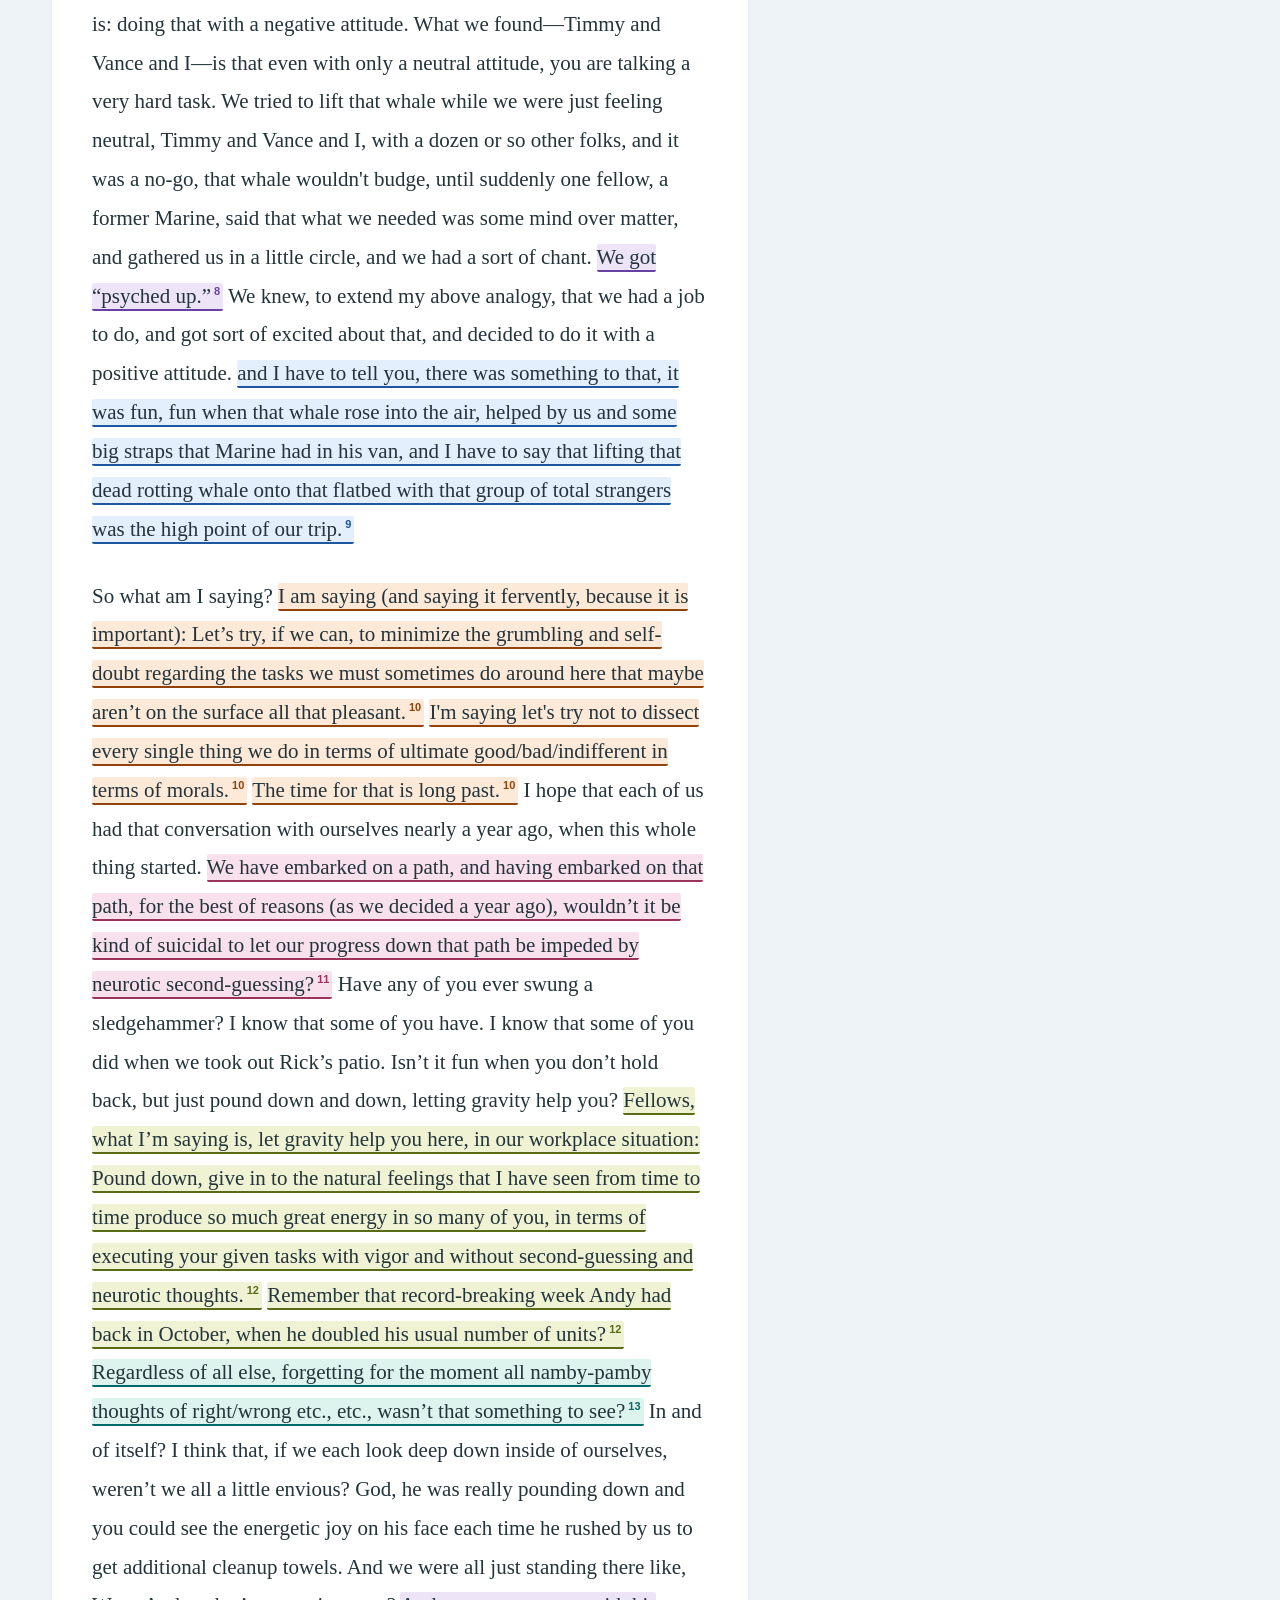
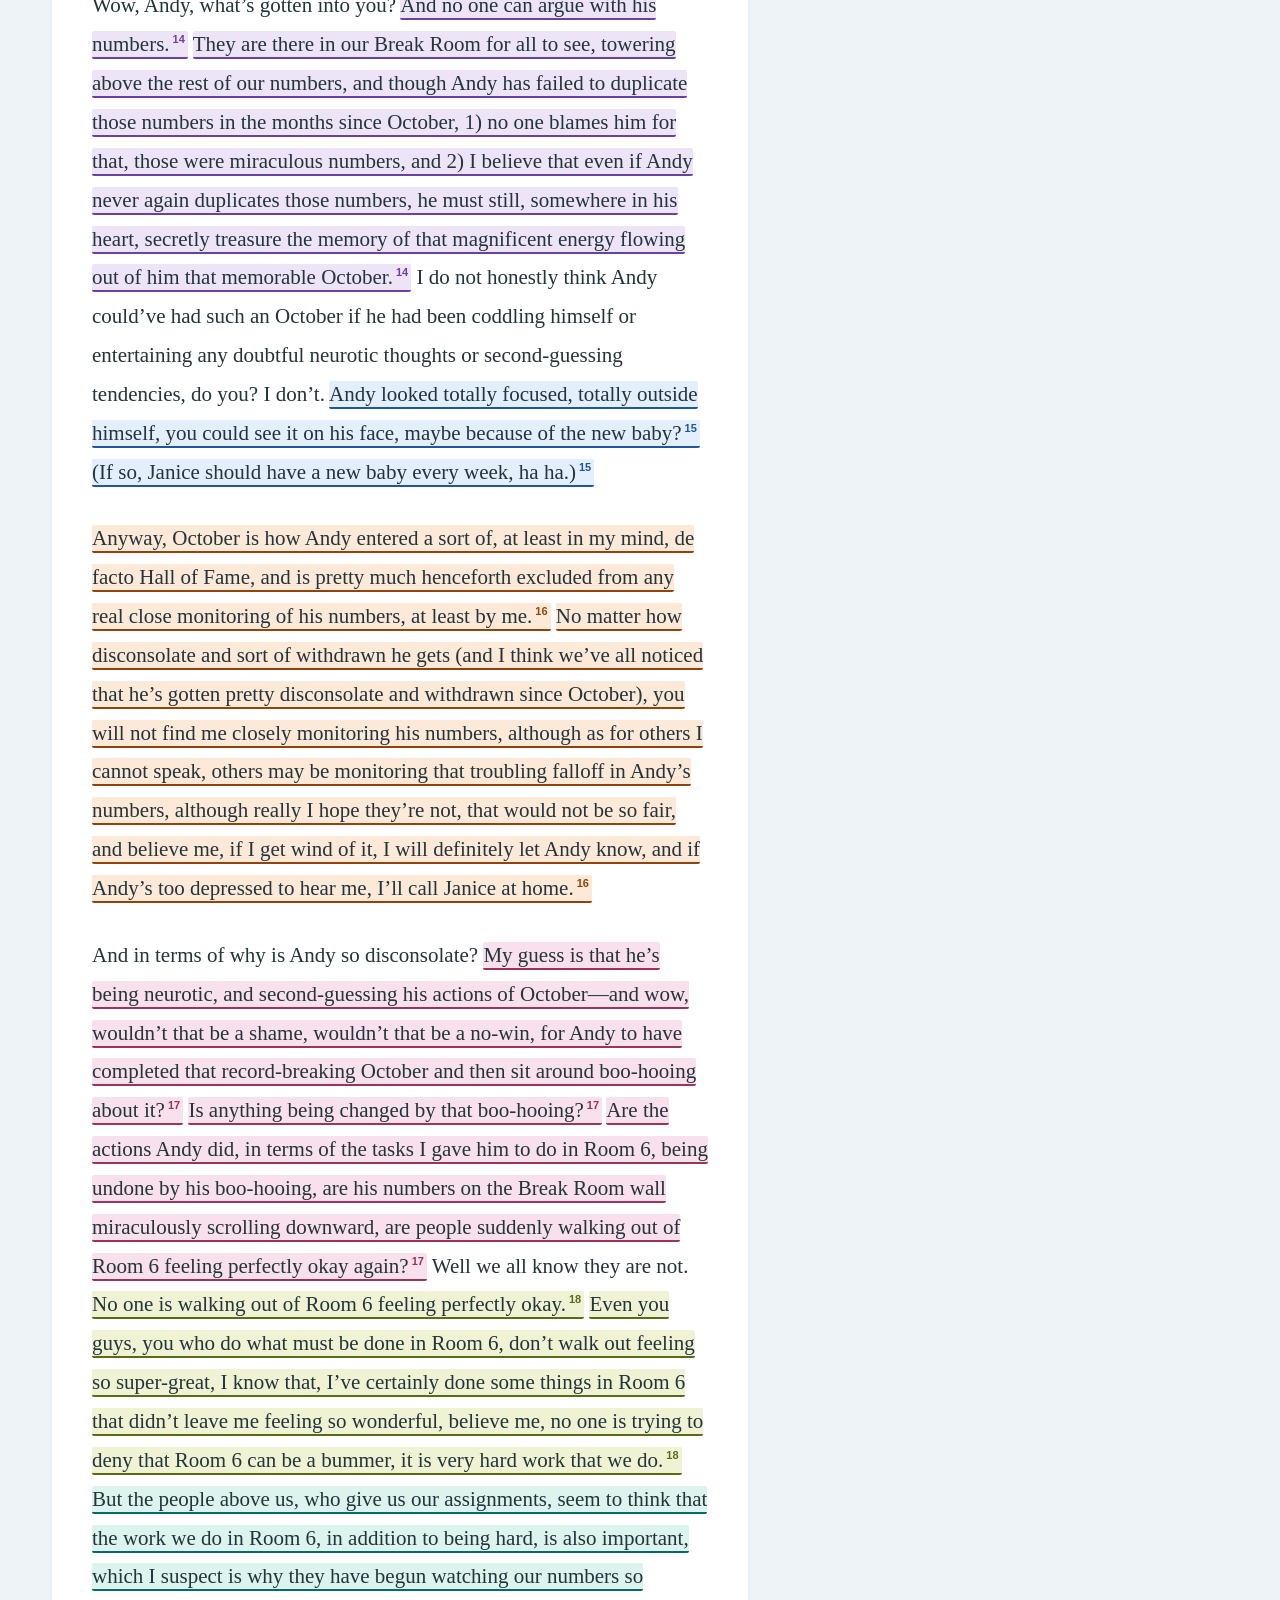
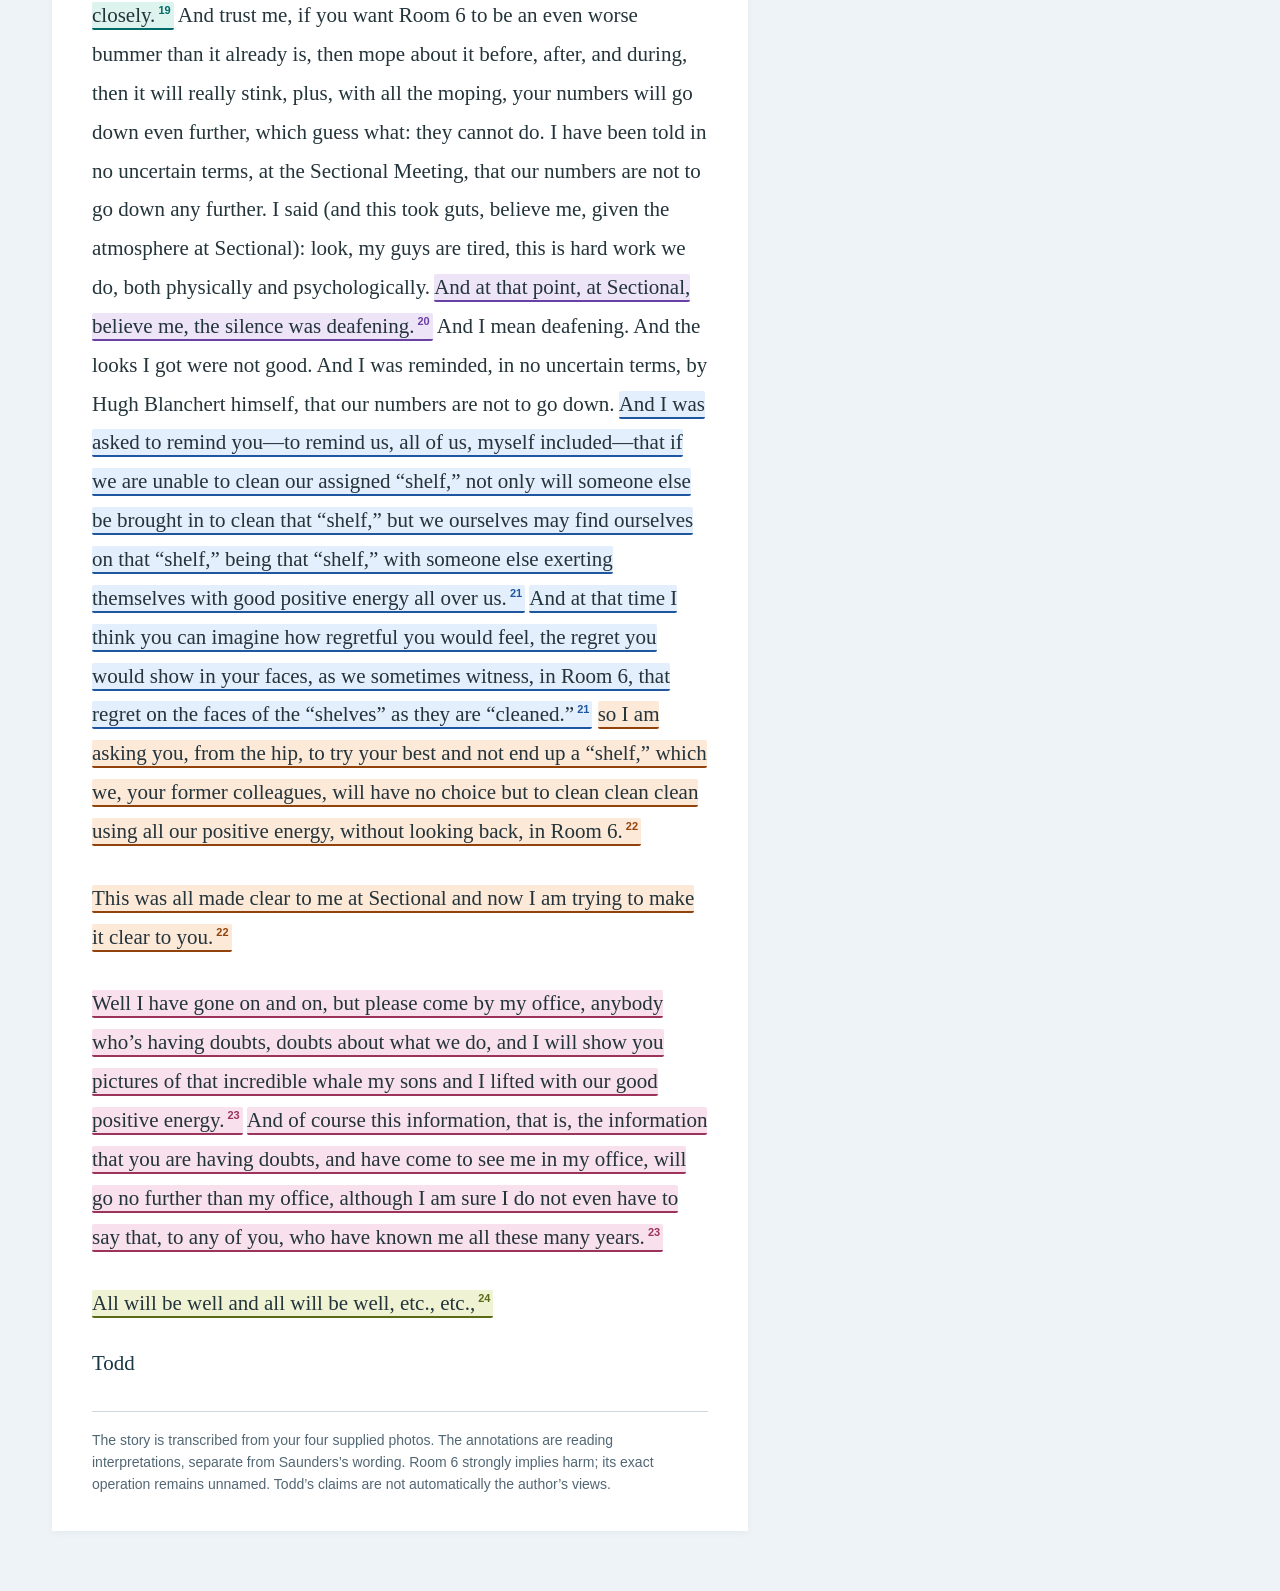
<file: reading-lab/exhortation/annotations.html>
<!doctype html><html lang="en"><head><meta charset="utf-8"><meta name="viewport" content="width=device-width,initial-scale=1"><title>Exhortation — annotated reading</title><style>
:root{--ink:#173744;--muted:#526774;--line:#cbd9de;--paper:#fff;--base:#edf3f6;--reading:21px}*{box-sizing:border-box}body{margin:0;background:var(--base);color:var(--ink);font:17px/1.55 'Avenir Next',Arial,sans-serif}a{color:#0b6864}button,select{font:inherit;color:inherit}button,a,select{touch-action:manipulation}button{cursor:pointer}button:focus-visible,a:focus-visible,select:focus-visible{outline:3px solid #006b68;outline-offset:4px}header{max-width:1240px;margin:auto;padding:28px 32px 20px}header nav{display:flex;gap:22px;flex-wrap:wrap;font-size:15px}h1{font:500 38px/1.2 Georgia,serif;margin:20px 0 8px}header p{margin:8px 0;color:var(--muted);max-width:850px}.tools{display:flex;align-items:center;gap:12px;flex-wrap:wrap;margin-top:20px}.tools button,.tools select{border:1px solid #adbec5;border-radius:6px;background:white;padding:7px 12px}.tools label{font-size:15px}.spread{max-width:1240px;margin:auto;display:grid;grid-template-columns:minmax(0,720px) minmax(340px,440px);gap:40px;padding:0 32px 60px;align-items:start}.article{background:white;padding:36px 40px;box-shadow:0 2px 8px #1737440a}.memo{white-space:pre-line;font:15px/1.5 'Avenir Next',Arial,sans-serif;margin-bottom:30px}.paragraph{scroll-margin-top:24px;margin:0 0 28px;font:var(--reading)/1.85 Georgia,'Times New Roman',serif;color:#24343b}.sentence{display:inline;border:0;background:transparent;padding:1px 0;font:inherit;color:inherit;border-radius:2px;cursor:pointer;text-align:left;box-decoration-break:clone;-webkit-box-decoration-break:clone}.sentence.tagged{background:var(--wash);border-bottom:2px solid var(--tone)}.sentence:hover{box-shadow:0 2px 0 var(--ink)}.sentence.active{outline:2px solid var(--tone,#173744);outline-offset:2px}.sentence sup{font:600 11px Arial,sans-serif;color:var(--tone);padding:0 3px;user-select:none}.signature{font:var(--reading) Georgia,serif}.margin{position:sticky;top:20px;max-height:calc(100vh - 40px);overflow:auto;padding:0 12px 20px 0;scrollbar-gutter:stable}.margin>h2{font-size:21px;margin:0 0 4px}.margin>p{font-size:15px;color:var(--muted);margin:0 0 18px}.sentence-note{background:white;border-left:5px solid var(--tone,#173744);padding:20px 22px;margin-bottom:25px}.sentence-note h3{font-size:18px;margin:0 0 10px}.sentence-note blockquote{margin:0 0 15px;padding:0 0 0 12px;border-left:2px solid var(--line);font:17px/1.6 Georgia,serif}.sentence-note p{margin:9px 0}.sentence-note strong{display:block;font-size:14px;color:var(--muted)}.move{display:flex;justify-content:space-between;gap:12px;margin-top:18px}.move button{background:none;border:1px solid #adbec5;border-radius:5px;padding:5px 10px;font-size:14px}.move button:disabled{opacity:.4;cursor:default}.device{padding:0 0 20px 18px;margin:0 0 20px;border-left:4px solid var(--tone)}.device h3{font-size:18px;line-height:1.4;margin:0 0 9px;color:var(--tone)}.device p{font-size:16px;margin:7px 0}.device .source-ref{font-size:14px;color:var(--tone);text-decoration:underline}.device[role="button"]{cursor:pointer}.device[role="button"]:focus-visible{outline:3px solid var(--tone);outline-offset:4px}#devices:after{content:"";display:block;height:calc(100vh - 220px)}.device.selected{background:var(--wash);padding:16px 14px 20px 18px;border-left-width:7px}.device.selected h3{font-size:20px}.device.selected .source-ref{font-weight:700}.note-no{display:inline-grid;place-items:center;background:var(--wash);color:var(--tone);min-width:27px;height:27px;margin-right:6px;border-radius:50%;font-size:14px}footer{font-size:14px;color:var(--muted);margin-top:35px;border-top:1px solid var(--line);padding-top:18px}.skip{position:absolute;left:-9999px}.skip:focus{left:20px;top:10px;background:white;padding:10px;z-index:3}@media(min-width:1450px){.spread,header{max-width:1380px}.spread{grid-template-columns:minmax(0,790px) minmax(390px,480px);gap:48px}}@media(max-width:850px){header{padding:22px 20px}.spread{padding:0 16px 40px;grid-template-columns:1fr;gap:24px}.article{padding:28px 24px}.margin{position:static;max-height:none;overflow:visible;padding:0 8px}.paragraph{line-height:1.8}h1{font-size:32px}.mobile-notes{display:inline!important}}.mobile-notes{display:none}@media print{body{background:white}.tools,nav,.move{display:none}.spread{display:block;padding:0}.article{box-shadow:none;padding:0}.margin{position:static;max-height:none;overflow:visible}.sentence sup{display:none}}
</style></head><body><a class="skip" href="#article">Skip to article</a><header><nav><a href="../">All readings</a><a href="./">Memory & reading exercises</a><a href="Exhortation-Original-Layout-Coloured.docx" download>Download Word copy</a></nav><h1>“Exhortation”</h1><p>George Saunders</p><p>Read the original paragraphs on the left and the annotations in the wide margin. Matching colours and note numbers connect the devices to the text. Click any sentence for its meaning and effect.</p><div class="tools"><label for="jump">Go to paragraph</label><select id="jump"></select><button id="smaller" aria-label="Decrease article text size">A−</button><button id="larger" aria-label="Increase article text size">A+</button><a class="mobile-notes" href="#margin">Read annotations below</a></div></header><main class="spread"><article class="article" id="article" aria-label="Original article"><div class="memo" id="memo"></div><div id="paragraphs"></div><p class="signature" id="signature"></p><footer>The story is transcribed from your four supplied photos. The annotations are reading interpretations, separate from Saunders’s wording. Room 6 strongly implies harm; its exact operation remains unnamed. Todd’s claims are not automatically the author’s views.</footer></article><aside class="margin" id="margin" aria-label="Annotation margin"><h2>Reading margin</h2><p id="context"></p><section id="sentence-note" aria-live="polite"></section><h2 id="device-heading">Literary devices on this page</h2><p>The selected device appears first. Its source sentence is highlighted on the left at the same height.</p><div id="devices"></div></aside></main><script>
const D = {"meta": {"title": "Exhortation", "author": "George Saunders", "header": "MEMORANDUM DATE: Apr 6\nTO: Staff\nFROM: Todd Birnie, Divisional Director\nRe: March Performance Stats", "signature": "Todd", "source": "Four user-supplied annotated photographs, pages 1–4.", "sourceDate": "2026-11-01", "note": "Transcription preserves the printed story, including the continuation across pages 1–2 and 3–4. Dashes, curly quotation marks, spacing and line wrapping are normalised for reading; unusual sentence fragments and the final comma are retained. Handwriting is not merged into the story.", "questionEdition": "analytical-v2", "questionApproach": "Close reading of character, tone, persuasion, structure, evidence and theme; balanced answer lengths."}, "sentences": [{"id": "s001", "text": "I would not like to characterize this as a plea, although it may start to sound like one (!).", "meaning": "Todd denies that he is pleading while admitting the memo may sound like a plea.", "options": ["Todd denies that he is pleading while admitting the memo may sound like a plea.", "Todd openly announces his resignation.", "Todd promises the memo contains no request.", "Todd says the staff wrote the memo."], "why": "The denial is immediately qualified by “although.” That tension makes the apparently confident manager sound anxious or defensive.", "section": "e01", "page": 1, "paragraph": 1}, {"id": "s002", "text": "The fact is, we have a job to do, we have tacitly agreed to do it (did you cash your last paycheck, I know I did, ha ha).", "meaning": "Todd treats accepting pay as an unspoken agreement to carry out the work.", "options": ["Todd treats accepting pay as an unspoken agreement to carry out the work.", "Todd says staff signed a new written contract today.", "Todd admits that nobody has been paid.", "Todd gives employees permission to reject all tasks."], "why": "The paycheck question supplies his supposed evidence for “tacitly agreed.” It is his argument for compliance, not proof that every worker consented to every task.", "section": "e01", "page": 1, "paragraph": 1}, {"id": "s003", "text": "We have also—to go a step further here—agreed to do the job well.", "meaning": "He extends the supposed agreement from doing the work to doing it well.", "options": ["He extends the supposed agreement from doing the work to doing it well.", "He concedes that quality does not matter.", "He announces a smaller workload.", "He says only the director must work carefully."], "why": "“Also” and “a step further” build on the previous claim; the memo increases the demands attached to accepting pay.", "section": "e01", "page": 1, "paragraph": 1}, {"id": "s004", "text": "Now we all know that one way to do a job poorly is to be negative about it.", "meaning": "Todd presents the idea that negativity harms performance as something everyone already accepts.", "options": ["Todd presents the idea that negativity harms performance as something everyone already accepts.", "Todd invites staff to debate whether the work is right.", "Todd states that negative numbers are banned.", "Todd proves that attitude is the only cause of poor performance."], "why": "“We all know” assumes agreement. “One way” does not logically establish that attitude is the sole cause of every performance problem.", "section": "e02", "page": 1, "paragraph": 1}, {"id": "s005", "text": "Say we need to clean a shelf.", "meaning": "He introduces a hypothetical, apparently ordinary cleaning job.", "options": ["He introduces a hypothetical, apparently ordinary cleaning job.", "He identifies the exact nature of Room 6.", "He says every worker is employed as a domestic cleaner.", "He reports a completed cleaning task."], "why": "“Say” sets up an example rather than reporting an event. Its ordinary appearance matters when “shelf” later acquires a more disturbing meaning.", "section": "e02", "page": 1, "paragraph": 1}, {"id": "s006", "text": "Let's use that example.", "meaning": "He asks readers to follow his chosen shelf-cleaning comparison.", "options": ["He asks readers to follow his chosen shelf-cleaning comparison.", "He abandons the shelf example immediately.", "He gives staff freedom to choose any work task.", "He tells readers the story has ended."], "why": "The short directive controls the discussion by deciding which example the audience should use.", "section": "e02", "page": 1, "paragraph": 1}, {"id": "s007", "text": "If we spend the hour before the shelf cleaning talking down the process of cleaning the shelf, complaining about it, dreading it, investigating the moral niceties of cleaning the shelf, whatever, then what happens is, we make the process of cleaning the shelf more difficult than it really is.", "meaning": "He groups ethical questioning with complaining and claims that all of it makes the job harder.", "options": ["He groups ethical questioning with complaining and claims that all of it makes the job harder.", "He carefully separates moral inquiry from grumbling.", "He asks for a formal ethical review before every job.", "He proves that the work cannot harm anyone."], "why": "The long list places “investigating the moral niceties” beside complaint and dread; “whatever” dismisses the distinctions. His claim about difficulty does not establish moral innocence.", "section": "e03", "page": 1, "paragraph": 1}, {"id": "s008", "text": "We all know very well that that “shelf” is going to be cleaned, given the current climate, either by you or the guy who replaces you and gets your paycheck, so the question boils down to: Do I want to clean it happy or do I want to clean it sad?", "meaning": "Todd treats the task as unavoidable, threatens replacement, and reduces the worker’s choice to attitude.", "options": ["Todd treats the task as unavoidable, threatens replacement, and reduces the worker’s choice to attitude.", "He offers employees a free choice about whether the work should happen.", "He guarantees that refusing the task will protect their pay.", "He says the current climate is a weather forecast."], "why": "The replacement taking the paycheck makes the choice coercive. The happy/sad question excludes the more serious option of challenging the work itself.", "section": "e03", "page": 1, "paragraph": 1}, {"id": "s009", "text": "Which would be more effective?", "meaning": "He steers readers toward judging the two attitudes by efficiency.", "options": ["He steers readers toward judging the two attitudes by efficiency.", "He asks which task is morally justified.", "He asks the audience to choose a new director.", "He announces an objective measurement has already proved his case."], "why": "The question follows the happy/sad alternatives. It pushes efficiency to the foreground while leaving the work’s ethics unexamined.", "section": "e03", "page": 1, "paragraph": 1}, {"id": "s010", "text": "For me?", "meaning": "He narrows the question to the worker’s supposed personal advantage.", "options": ["He narrows the question to the worker’s supposed personal advantage.", "He asks whether Todd should receive a gift.", "He switches to discussing his childhood.", "He admits the staff will not benefit in any way."], "why": "The fragment follows “more effective” and makes the next argument seem concerned with the individual worker’s interests.", "section": "e03", "page": 1, "paragraph": 1}, {"id": "s011", "text": "Which would accomplish my purpose more efficiently?", "meaning": "He asks which attitude would help the worker achieve a goal most efficiently.", "options": ["He asks which attitude would help the worker achieve a goal most efficiently.", "He asks whether the goal itself is morally acceptable.", "He asks how to avoid receiving wages.", "He argues that efficiency never matters."], "why": "The wording directs attention to efficient means. The next question supplies the goal he wants workers to accept.", "section": "e04", "page": 1, "paragraph": 1}, {"id": "s012", "text": "What is my purpose?", "meaning": "He raises a question about the worker’s goal so he can immediately define it.", "options": ["He raises a question about the worker’s goal so he can immediately define it.", "He invites a long, unrestricted discussion of life’s meaning.", "He confesses he has forgotten his job title.", "He says there can be no purpose to work."], "why": "In this sequence the question functions as a set-up, not a genuinely open inquiry: Todd promptly supplies the answer.", "section": "e04", "page": 1, "paragraph": 1}, {"id": "s013", "text": "To get paid.", "meaning": "He reduces the worker’s purpose to receiving wages.", "options": ["He reduces the worker’s purpose to receiving wages.", "He defines the purpose as protecting possible victims.", "He says the work is unpaid volunteer service.", "He identifies the worker’s private beliefs with certainty."], "why": "The terse answer asserts a narrow financial motive. It should be read as Todd’s framing of the staff’s purpose, not an omniscient statement about every worker.", "section": "e04", "page": 1, "paragraph": 1}, {"id": "s014", "text": "How do I accomplish that purpose most efficiently?", "meaning": "He asks how to secure that pay most efficiently.", "options": ["He asks how to secure that pay most efficiently.", "He asks how to investigate the organisation’s morality.", "He asks which island the staff should visit.", "He changes the stated purpose to leisure."], "why": "“That purpose” refers back to getting paid; the question makes efficient performance the route to wages.", "section": "e04", "page": 1, "paragraph": 1}, {"id": "s015", "text": "I clean that shelf well and clean it quickly.", "meaning": "He says good, fast performance is the route to getting paid.", "options": ["He says good, fast performance is the route to getting paid.", "He says slow work is the required goal.", "He says wages depend on reporting abuse.", "He says another person has already finished the task."], "why": "The parallel “well” and “quickly” makes quality and speed the criteria. The first-person voice models the answer he wants employees to repeat.", "section": "e04", "page": 1, "paragraph": 1}, {"id": "s016", "text": "And what mental state helps me clean that shelf well and quickly?", "meaning": "He connects the efficiency he wants to the worker’s attitude.", "options": ["He connects the efficiency he wants to the worker’s attitude.", "He announces a medical diagnosis of every worker.", "He asks what the shelf is made from.", "He says mental state has no relation to performance."], "why": "The question leads from performance to inner attitude, expanding managerial concern from actions to how staff think and feel.", "section": "e04", "page": 1, "paragraph": 1}, {"id": "s017", "text": "Is the answer: Negative?", "meaning": "He offers a negative attitude as an answer he expects readers to reject.", "options": ["He offers a negative attitude as an answer he expects readers to reject.", "He asks for a calculation involving negative integers.", "He sincerely recommends pessimism as the final policy.", "He announces the task has been cancelled."], "why": "The surrounding questions make “Negative?” a leading prompt. He is preparing the audience for his preferred answer.", "section": "e05", "page": 1, "paragraph": 1}, {"id": "s018", "text": "A negative mental state?", "meaning": "He repeats the rejected possibility to emphasise it.", "options": ["He repeats the rejected possibility to emphasise it.", "He introduces a separate medical assessment.", "He changes the topic to a different employee.", "He withdraws his concern about attitude."], "why": "The fragment restates the previous question rather than opening a new subject.", "section": "e05", "page": 1, "paragraph": 1}, {"id": "s019", "text": "You know very well that it is not.", "meaning": "He assumes that the audience agrees a negative attitude is not helpful.", "options": ["He assumes that the audience agrees a negative attitude is not helpful.", "He shows a study proving every possible effect of attitude.", "He asks the audience to disagree openly.", "He admits the answer is still unknown to him."], "why": "The asserted “you know” places pressure on readers to share his conclusion; it does not supply new evidence.", "section": "e05", "page": 1, "paragraph": 1}, {"id": "s020", "text": "So the point of this memo is: Positive.", "meaning": "He compresses the memo’s stated message into a demand for positivity.", "options": ["He compresses the memo’s stated message into a demand for positivity.", "He says the memo is mainly a wage calculation.", "He concludes that employees should freely discuss their doubts.", "He says the memo has no central message."], "why": "The isolated “Positive” sounds like a slogan. Its later connection to threats complicates the apparently encouraging message.", "section": "e05", "page": 1, "paragraph": 1}, {"id": "s021", "text": "The positive mental state will help you clean that shelf well and quickly, thus accomplishing your purpose of getting paid.", "meaning": "He concludes that positivity will improve performance and so serve the pay-related goal he has defined.", "options": ["He concludes that positivity will improve performance and so serve the pay-related goal he has defined.", "He proves the work is morally good because it is paid.", "He promises that ethical objections will increase wages.", "He says quality and speed have become irrelevant."], "why": "The conclusion links attitude, output, and pay. It does not establish that an efficient or paid action is ethically justified.", "section": "e05", "page": 1, "paragraph": 1}, {"id": "s022", "text": "What am I saying?", "meaning": "Todd pauses to restate and explain the message he wants readers to take.", "options": ["Todd pauses to restate and explain the message he wants readers to take.", "He asks the staff to write the memo for him.", "He announces that the previous words were not his.", "He identifies a second narrator."], "why": "The self-question is a transition in his persuasive monologue, not evidence of another speaker.", "section": "e06", "page": 1, "paragraph": 2}, {"id": "s023", "text": "Am I saying whistle while you work?", "meaning": "He considers whether he is telling workers to stay cheerful while doing unpleasant work.", "options": ["He considers whether he is telling workers to stay cheerful while doing unpleasant work.", "He orders every worker to bring a musical instrument.", "He explains that the tasks are easy and enjoyable for everyone.", "He quotes a staff complaint about factory noise."], "why": "The idiom links cheerful behavior with work. It need not mean literal whistling.", "section": "e06", "page": 1, "paragraph": 2}, {"id": "s024", "text": "Maybe I am.", "meaning": "He tentatively accepts that description of his message.", "options": ["He tentatively accepts that description of his message.", "He firmly denies wanting cheerfulness.", "He says the reader must choose a new narrator.", "He admits he has no role in the organisation."], "why": "The short qualification keeps his tone casual while allowing him to continue urging a positive attitude.", "section": "e06", "page": 1, "paragraph": 2}, {"id": "s025", "text": "Let us consider lifting a heavy dead carcass such as a whale.", "meaning": "He proposes another example: a group moving an unpleasant, very heavy dead animal.", "options": ["He proposes another example: a group moving an unpleasant, very heavy dead animal.", "He claims workers in Room 6 are certainly marine biologists.", "He reports that the whale is alive and being rescued.", "He says the shelf example was a scientific experiment."], "why": "The new comparison shifts from mundane cleaning to a physically and emotionally unpleasant task. It still does not identify the actual Room 6 operation.", "section": "e06", "page": 1, "paragraph": 2}, {"id": "s026", "text": "(Forgive the shelf/whale thing, we have just come back from our place on Reston Island, where there were 1) a lot of dirty shelves, and 2) yes, believe it or not, an actual dead rotting whale, which Timmy and Vance and I got involved with in terms of the cleanup.)", "meaning": "He apologetically explains that his recent trip supplied both examples, including a whale cleanup with Timmy and Vance.", "options": ["He apologetically explains that his recent trip supplied both examples, including a whale cleanup with Timmy and Vance.", "He says the whale cleanup is a written policy for the staff.", "He says he never personally encountered a whale.", "He states that Timmy and Vance are named prisoners in Room 6."], "why": "The parenthetical aside gives the analogy a personal, conversational origin. Timmy and Vance are not identified here as people in Room 6.", "section": "e07", "page": 1, "paragraph": 2}, {"id": "s027", "text": "So say you are charged with, you and some of your colleagues, lifting a heavy dead whale carcass onto a flatbed.", "meaning": "He asks staff to imagine being assigned the whale-lifting task as a team.", "options": ["He asks staff to imagine being assigned the whale-lifting task as a team.", "He says the staff have already agreed to buy a truck.", "He orders the reader to punish Timmy and Vance.", "He announces the whale is light enough for one person."], "why": "“Say” again introduces a hypothetical assignment. The reference to colleagues transfers his holiday story into a workplace comparison.", "section": "e07", "page": 1, "paragraph": 2}, {"id": "s028", "text": "Now we all know that is hard.", "meaning": "He treats the difficulty of lifting a whale as obvious shared knowledge.", "options": ["He treats the difficulty of lifting a whale as obvious shared knowledge.", "He concludes that the work should never be attempted.", "He says ethical judgment is easy.", "He claims the animal is not heavy."], "why": "“That” refers to the imagined physical task; the sentence recruits audience agreement before he discusses attitude.", "section": "e07", "page": 1, "paragraph": 2}, {"id": "s029", "text": "And what would be harder is: doing that with a negative attitude.", "meaning": "He asserts that negativity would add to the task’s difficulty.", "options": ["He asserts that negativity would add to the task’s difficulty.", "He says negativity would make the whale lighter.", "He proves that equipment cannot affect the result.", "He claims the team did not need cooperation."], "why": "The sentence asserts the role of attitude but does not exclude other relevant factors such as technique, equipment, or coordination.", "section": "e07", "page": 1, "paragraph": 2}, {"id": "s030", "text": "What we found—Timmy and Vance and I—is that even with only a neutral attitude, you are talking a very hard task.", "meaning": "Todd says that even neutrality did not make the whale task manageable for them.", "options": ["Todd says that even neutrality did not make the whale task manageable for them.", "He says neutral means openly refusing the work.", "He proves neutrality is morally worse than violence.", "He says the whale was imaginary."], "why": "He broadens his target from negativity to neutrality: the attitude he wants is actively positive, not merely unopposed.", "section": "e08", "page": 1, "paragraph": 2}, {"id": "s031", "text": "We tried to lift that whale while we were just feeling neutral, Timmy and Vance and I, with a dozen or so other folks, and it was a no-go, that whale wouldn't budge, until suddenly one fellow, a former Marine, said that what we needed was some mind over matter, and gathered us in a little circle, and we had a sort of chant.", "meaning": "The initial attempt failed; a former Marine then organised a motivational chant.", "options": ["The initial attempt failed; a former Marine then organised a motivational chant.", "The group moved the whale before the Marine arrived.", "Nobody besides the three family members was present.", "The sentence says the whale literally answered their chant."], "why": "The long accumulating sentence shifts from failure to collective excitement. The sequence alone does not isolate motivation as the only cause of later success.", "section": "e08", "page": 1, "paragraph": 2}, {"id": "s032", "text": "We got “psyched up.”", "meaning": "The group became excited and mentally ready for effort.", "options": ["The group became excited and mentally ready for effort.", "The group underwent a formal psychiatric diagnosis.", "The whale became frightened of the group.", "The team decided to abandon the cleanup."], "why": "The colloquial phrase means energised or motivated, not clinically diagnosed.", "section": "e08", "page": 1, "paragraph": 2}, {"id": "s033", "text": "We knew, to extend my above analogy, that we had a job to do, and got sort of excited about that, and decided to do it with a positive attitude.", "meaning": "He presents the group’s new enthusiasm as a model for the staff’s response to assigned work.", "options": ["He presents the group’s new enthusiasm as a model for the staff’s response to assigned work.", "He withdraws the comparison between the trip and the workplace.", "He admits nobody knew what task to perform.", "He says enthusiasm permits staff to select which laws apply."], "why": "“Extend my above analogy” explicitly marks the comparison. Readers can assess its limits rather than simply accept it.", "section": "e08", "page": 1, "paragraph": 2}, {"id": "s034", "text": "and I have to tell you, there was something to that, it was fun, fun when that whale rose into the air, helped by us and some big straps that Marine had in his van, and I have to say that lifting that dead rotting whale onto that flatbed with that group of total strangers was the high point of our trip.", "meaning": "He celebrates the successful lift as a joyful shared experience while also mentioning the straps that helped make it possible.", "options": ["He celebrates the successful lift as a joyful shared experience while also mentioning the straps that helped make it possible.", "He states that positive thought alone lifted the whale without physical assistance.", "He says he already knew all the other volunteers.", "He describes the whale as alive and healthy."], "why": "The page continues the preceding paragraph with a lowercase “and.” “Fun, fun” stresses excitement; the straps reveal practical assistance that complicates the simple attitude-causes-success story.", "section": "e09", "page": 2, "paragraph": 2}, {"id": "s035", "text": "So what am I saying?", "meaning": "Todd returns from the anecdote to the memo’s intended lesson.", "options": ["Todd returns from the anecdote to the memo’s intended lesson.", "He says the whale story has no relation to his argument.", "He asks a second author to take over.", "He ends all attempts at persuasion."], "why": "The repeated self-question is a structural pivot back to his instructions for employees.", "section": "e10", "page": 2, "paragraph": 3}, {"id": "s036", "text": "I am saying (and saying it fervently, because it is important): Let’s try, if we can, to minimize the grumbling and self-doubt regarding the tasks we must sometimes do around here that maybe aren’t on the surface all that pleasant.", "meaning": "He urgently asks employees to reduce complaint and doubt about unpleasant workplace tasks.", "options": ["He urgently asks employees to reduce complaint and doubt about unpleasant workplace tasks.", "He invites staff to publish all their doubts without restriction.", "He guarantees that the tasks are harmless underneath their appearance.", "He proposes ending the work immediately."], "why": "Hedging phrases soften the instruction, but “fervently” signals urgency. His description of unpleasantness does not establish innocence.", "section": "e10", "page": 2, "paragraph": 3}, {"id": "s037", "text": "I'm saying let's try not to dissect every single thing we do in terms of ultimate good/bad/indifferent in terms of morals.", "meaning": "He asks workers to stop closely examining the moral character of what they do.", "options": ["He asks workers to stop closely examining the moral character of what they do.", "He requests more detailed ethical analysis.", "He restricts only the literal dissection of animals.", "He offers a scientific definition of good and bad."], "why": "“Dissect” figuratively means analyse closely. The explicit reference to morals makes suppression of ethical inquiry clear.", "section": "e10", "page": 2, "paragraph": 3}, {"id": "s038", "text": "The time for that is long past.", "meaning": "He declares that moral questioning is no longer appropriate or timely.", "options": ["He declares that moral questioning is no longer appropriate or timely.", "He announces a future meeting for ethical debate.", "He admits earlier decisions can no longer affect anyone.", "He proves that the work has become morally acceptable."], "why": "“That” refers to the moral analysis he has just discouraged. A claim that debate is over does not answer its ethical questions.", "section": "e10", "page": 2, "paragraph": 3}, {"id": "s039", "text": "I hope that each of us had that conversation with ourselves nearly a year ago, when this whole thing started.", "meaning": "He assumes everyone should already have settled their moral doubts at the beginning.", "options": ["He assumes everyone should already have settled their moral doubts at the beginning.", "He says a recorded group vote approved each later action.", "He says no employee has ever questioned the work.", "He gives an exact date for the organisation’s founding."], "why": "“I hope” expresses an expectation, not verified knowledge. The conversation is imagined as private and already completed.", "section": "e11", "page": 2, "paragraph": 3}, {"id": "s040", "text": "We have embarked on a path, and having embarked on that path, for the best of reasons (as we decided a year ago), wouldn’t it be kind of suicidal to let our progress down that path be impeded by neurotic second-guessing?", "meaning": "He frames continued commitment as necessary and portrays renewed doubt as dangerously self-destructive.", "options": ["He frames continued commitment as necessary and portrays renewed doubt as dangerously self-destructive.", "He asks for directions on a literal walking trail.", "He proves that the initial reasons were objectively good.", "He promises that reconsidering the work will be rewarded."], "why": "The path is a metaphor for their shared course of action. “Suicidal” and “neurotic” stigmatise reconsideration; they are Todd’s framing rather than clinical findings.", "section": "e11", "page": 2, "paragraph": 3}, {"id": "s041", "text": "Have any of you ever swung a sledgehammer?", "meaning": "He introduces a familiar physical action as another persuasive comparison.", "options": ["He introduces a familiar physical action as another persuasive comparison.", "He confirms that all tasks in Room 6 use a sledgehammer.", "He announces a construction-training examination.", "He asks which employee owns the office building."], "why": "The question leads into the patio anecdote. It is not a factual description of Room 6 equipment.", "section": "e11", "page": 2, "paragraph": 3}, {"id": "s042", "text": "I know that some of you have.", "meaning": "He claims shared experience with his audience.", "options": ["He claims shared experience with his audience.", "He says no one has used a sledgehammer.", "He admits he does not know any employees.", "He says all staff are construction workers."], "why": "The assertion builds common ground, but “some” does not mean every employee or determine anyone’s occupation.", "section": "e11", "page": 2, "paragraph": 3}, {"id": "s043", "text": "I know that some of you did when we took out Rick’s patio.", "meaning": "He refers to a shared patio-demolition experience to support the comparison.", "options": ["He refers to a shared patio-demolition experience to support the comparison.", "He says the patio is inside Room 6.", "He announces Rick has replaced Andy.", "He says the patio was built rather than removed."], "why": "The shared memory makes the physical example more familiar. The sentence says “took out,” meaning removed in this context.", "section": "e11", "page": 2, "paragraph": 3}, {"id": "s044", "text": "Isn’t it fun when you don’t hold back, but just pound down and down, letting gravity help you?", "meaning": "He presents unrestrained hammering as pleasurable and natural.", "options": ["He presents unrestrained hammering as pleasurable and natural.", "He warns that force must always be limited by moral discussion.", "He proves gravity decides whether an action is right.", "He says nobody has enjoyed physical work."], "why": "The leading question and repeated “down” invite readers to share the pleasure of force; physical gravity does not provide ethical judgment.", "section": "e12", "page": 2, "paragraph": 3}, {"id": "s045", "text": "Fellows, what I’m saying is, let gravity help you here, in our workplace situation: Pound down, give in to the natural feelings that I have seen from time to time produce so much great energy in so many of you, in terms of executing your given tasks with vigor and without second-guessing and neurotic thoughts.", "meaning": "He transfers the hammering example to the workplace, urging vigorous action without reflective doubt.", "options": ["He transfers the hammering example to the workplace, urging vigorous action without reflective doubt.", "He asks employees to calculate gravity before every task.", "He recommends stopping work whenever they feel uncertain.", "He says natural feelings guarantee that the work is harmless."], "why": "The imperatives “Pound down” and “give in” turn the analogy into a directive. “Natural” makes force sound self-justifying while doubt is disparaged.", "section": "e12", "page": 2, "paragraph": 3}, {"id": "s046", "text": "Remember that record-breaking week Andy had back in October, when he doubled his usual number of units?", "meaning": "He uses Andy’s exceptional output as an example others should admire.", "options": ["He uses Andy’s exceptional output as an example others should admire.", "He reports that Andy’s pay was doubled.", "He identifies exactly what each unit physically consists of.", "He says Andy has never exceeded his ordinary output."], "why": "The doubled “units” are a productivity measure. Their concrete referent is withheld, so the reader should not invent an exact tally of a named harm.", "section": "e12", "page": 2, "paragraph": 3}, {"id": "s047", "text": "Regardless of all else, forgetting for the moment all namby-pamby thoughts of right/wrong etc., etc., wasn’t that something to see?", "meaning": "He asks the audience to admire Andy’s output while dismissing moral concerns as weak or fussy.", "options": ["He asks the audience to admire Andy’s output while dismissing moral concerns as weak or fussy.", "He makes right and wrong the main test of Andy’s achievement.", "He asks staff to calculate Andy’s exact wage.", "He admits the output figures do not exist."], "why": "“Namby-pamby” belittles ethical thought; “regardless of all else” instructs readers to isolate performance from consequences.", "section": "e13", "page": 2, "paragraph": 3}, {"id": "s048", "text": "In and of itself?", "meaning": "He asks readers to judge the output separately from its context and consequences.", "options": ["He asks readers to judge the output separately from its context and consequences.", "He asks Andy to work alone in a different building.", "He says no achievement can be judged separately.", "He introduces an unrelated new narrator."], "why": "The fragment continues the preceding question and narrows attention to achievement considered on its own.", "section": "e13", "page": 2, "paragraph": 3}, {"id": "s049", "text": "I think that, if we each look deep down inside of ourselves, weren’t we all a little envious?", "meaning": "He suggests everyone secretly envied Andy’s performance.", "options": ["He suggests everyone secretly envied Andy’s performance.", "He supplies direct access to every worker’s private mind.", "He says nobody admired Andy.", "He confirms that each employee publicly confessed envy."], "why": "“I think” and the leading “weren’t we all” make this a claim about others’ feelings, not reliable omniscient evidence.", "section": "e13", "page": 2, "paragraph": 3}, {"id": "s050", "text": "God, he was really pounding down and you could see the energetic joy on his face each time he rushed by us to get additional cleanup towels.", "meaning": "Todd portrays Andy’s forceful work and repeated trips for towels as visible enthusiasm.", "options": ["Todd portrays Andy’s forceful work and repeated trips for towels as visible enthusiasm.", "The narrator independently confirms that Andy felt morally at peace.", "Andy is described as refusing to work that week.", "The sentence states that the towels were used for harmless household dusting."], "why": "Todd interprets Andy’s expression as joy. The physical details become disturbing in the story’s wider context without specifying exactly what the towels cleaned.", "section": "e13", "page": 2, "paragraph": 3}, {"id": "s051", "text": "And we were all just standing there like, Wow, Andy, what’s gotten into you?", "meaning": "He represents the group as surprised by Andy’s unusually intense performance.", "options": ["He represents the group as surprised by Andy’s unusually intense performance.", "He records a formal disciplinary hearing.", "He says everyone immediately understood Andy’s motives.", "He proves that Andy had physically changed into another person."], "why": "The informal “like, Wow” recreates an impressed group reaction. “What’s gotten into you?” is an expression of surprise, not a literal transformation.", "section": "e14", "page": 2, "paragraph": 3}, {"id": "s052", "text": "And no one can argue with his numbers.", "meaning": "He presents the output figures as unquestionable evidence of success.", "options": ["He presents the output figures as unquestionable evidence of success.", "He proves that high output settles every moral question.", "He says the figures are secret and unavailable.", "He invites staff to reject numerical targets entirely."], "why": "Measurable output can establish quantity, but it does not establish that the measured actions are good. The claim is part of his managerial value system.", "section": "e14", "page": 2, "paragraph": 3}, {"id": "s053", "text": "They are there in our Break Room for all to see, towering above the rest of our numbers, and though Andy has failed to duplicate those numbers in the months since October, 1) no one blames him for that, those were miraculous numbers, and 2) I believe that even if Andy never again duplicates those numbers, he must still, somewhere in his heart, secretly treasure the memory of that magnificent energy flowing out of him that memorable October.", "meaning": "He publicly ranks Andy’s past output, excuses his later decline, and assumes Andy must treasure the achievement.", "options": ["He publicly ranks Andy’s past output, excuses his later decline, and assumes Andy must treasure the achievement.", "He reports that Andy himself says he treasures October.", "He says Andy has matched his record every month.", "He says the Break Room figures are private."], "why": "The long sentence combines public comparison with an unsupported claim about Andy’s inner feelings. “Towering” and “miraculous” magnify the achievement.", "section": "e14", "page": 2, "paragraph": 3}, {"id": "s054", "text": "I do not honestly think Andy could’ve had such an October if he had been coddling himself or entertaining any doubtful neurotic thoughts or second-guessing tendencies, do you?", "meaning": "He attributes Andy’s peak output to the absence of self-protective doubt and presses the audience to agree.", "options": ["He attributes Andy’s peak output to the absence of self-protective doubt and presses the audience to agree.", "He confirms a clinician has diagnosed Andy.", "He recommends that Andy spend more time reflecting on the work.", "He admits he has no view about the cause of the record."], "why": "The leading tag question recruits agreement. Todd’s pejorative descriptions are his explanation, not an established diagnosis or a proven causal account.", "section": "e15", "page": 2, "paragraph": 3}, {"id": "s055", "text": "I don’t.", "meaning": "He supplies his own negative answer to the question he has just posed.", "options": ["He supplies his own negative answer to the question he has just posed.", "He denies that Andy ever worked in October.", "He says he does not know Andy’s name.", "He says staff may freely reject his argument."], "why": "The fragment demonstrates once again that his apparent dialogue includes answers he gives himself.", "section": "e15", "page": 2, "paragraph": 3}, {"id": "s056", "text": "Andy looked totally focused, totally outside himself, you could see it on his face, maybe because of the new baby?", "meaning": "He speculates that the new baby may explain Andy’s unusually intense, self-forgetting focus.", "options": ["He speculates that the new baby may explain Andy’s unusually intense, self-forgetting focus.", "He establishes the baby as the proven cause of the record.", "He reports that Andy was looking after the baby in Room 6.", "He says Andy looked relaxed and disengaged."], "why": "“Looked” and “maybe” mark perception and speculation. The text does not establish the exact emotional effect of the baby on Andy.", "section": "e15", "page": 2, "paragraph": 3}, {"id": "s057", "text": "(If so, Janice should have a new baby every week, ha ha.)", "meaning": "He makes an intrusive joke that treats repeated childbirth as a way to sustain output.", "options": ["He makes an intrusive joke that treats repeated childbirth as a way to sustain output.", "He gives a medically possible weekly birth schedule.", "He tells us Janice has agreed to this plan.", "He sincerely announces a workplace childcare policy."], "why": "The implausible exaggeration and “ha ha” dress an intrusive, productivity-centred comment as humour.", "section": "e15", "page": 2, "paragraph": 3}, {"id": "s058", "text": "Anyway, October is how Andy entered a sort of, at least in my mind, de facto Hall of Fame, and is pretty much henceforth excluded from any real close monitoring of his numbers, at least by me.", "meaning": "Todd says Andy’s achievement earned him unofficial special status and, supposedly, less scrutiny from Todd.", "options": ["Todd says Andy’s achievement earned him unofficial special status and, supposedly, less scrutiny from Todd.", "He says Andy received a documented award from an official hall.", "He guarantees that no one in the organisation can monitor Andy.", "He says Andy’s record has been erased."], "why": "“De facto,” “in my mind,” and “at least by me” qualify the claim. Todd does not promise organisation-wide immunity.", "section": "e16", "page": 3, "paragraph": 4}, {"id": "s059", "text": "No matter how disconsolate and sort of withdrawn he gets (and I think we’ve all noticed that he’s gotten pretty disconsolate and withdrawn since October), you will not find me closely monitoring his numbers, although as for others I cannot speak, others may be monitoring that troubling falloff in Andy’s numbers, although really I hope they’re not, that would not be so fair, and believe me, if I get wind of it, I will definitely let Andy know, and if Andy’s too depressed to hear me, I’ll call Janice at home.", "meaning": "He insists he is not scrutinising Andy while describing Andy’s distress, declining output, possible surveillance, and contact with his home.", "options": ["He insists he is not scrutinising Andy while describing Andy’s distress, declining output, possible surveillance, and contact with his home.", "He confirms that Andy feels cheerful and socially engaged.", "He guarantees that every other supervisor has stopped watching Andy.", "He says family life is entirely outside managerial attention."], "why": "The accumulating qualifications undermine the reassurance: he appears highly aware of the decline and extends attention into the home. This creates irony without proving he personally conducts every act of monitoring.", "section": "e16", "page": 3, "paragraph": 4}, {"id": "s060", "text": "And in terms of why is Andy so disconsolate?", "meaning": "Todd introduces a question about the reason for Andy’s unhappiness.", "options": ["Todd introduces a question about the reason for Andy’s unhappiness.", "He announces a confirmed medical explanation.", "He asks why Andy is outperforming everyone this month.", "He says Andy has never appeared unhappy."], "why": "The question opens Todd’s explanation of a distress already described. It does not itself establish its cause.", "section": "e17", "page": 3, "paragraph": 5}, {"id": "s061", "text": "My guess is that he’s being neurotic, and second-guessing his actions of October—and wow, wouldn’t that be a shame, wouldn’t that be a no-win, for Andy to have completed that record-breaking October and then sit around boo-hooing about it?", "meaning": "He speculates that Andy regrets October and mocks that possible remorse as pointless weakness.", "options": ["He speculates that Andy regrets October and mocks that possible remorse as pointless weakness.", "He reports Andy’s verified confession about exactly what happened.", "He treats remorse as a serious ethical judgment deserving discussion.", "He claims Andy’s October output never occurred."], "why": "“My guess” signals uncertainty; “neurotic” and “boo-hooing” disparage distress. Readers may infer guilt or trauma, but should not turn Todd’s guess into a clinical finding.", "section": "e17", "page": 3, "paragraph": 5}, {"id": "s062", "text": "Is anything being changed by that boo-hooing?", "meaning": "He challenges the practical value of Andy’s distress.", "options": ["He challenges the practical value of Andy’s distress.", "He proves that reflection can never affect future choices.", "He asks whether Andy’s tears alter the weather.", "He announces the organisation has changed its policy."], "why": "The rhetorical question argues from inability to undo the past. It does not establish that remorse or reflection has no future value.", "section": "e17", "page": 3, "paragraph": 5}, {"id": "s063", "text": "Are the actions Andy did, in terms of the tasks I gave him to do in Room 6, being undone by his boo-hooing, are his numbers on the Break Room wall miraculously scrolling downward, are people suddenly walking out of Room 6 feeling perfectly okay again?", "meaning": "He says distress cannot reverse assigned actions or their effects, revealing that people in Room 6 have been harmed.", "options": ["He says distress cannot reverse assigned actions or their effects, revealing that people in Room 6 have been harmed.", "He says people routinely leave Room 6 entirely unharmed.", "He confirms that all harmed people have recovered.", "He gives a complete account of the exact acts performed in Room 6."], "why": "The linked questions connect output to people who are not “okay.” Serious harm is strongly implied, while the precise operation remains unnamed.", "section": "e17", "page": 3, "paragraph": 5}, {"id": "s064", "text": "Well we all know they are not.", "meaning": "Todd assumes agreement that the harm cannot simply be reversed.", "options": ["Todd assumes agreement that the harm cannot simply be reversed.", "He says all victims are fully recovered.", "He confirms workers are free to end every task.", "He introduces evidence that nobody has been harmed."], "why": "The pronoun points back to the preceding negative rhetorical questions. His assumed consensus closes off discussion rather than investigating it.", "section": "e18", "page": 3, "paragraph": 5}, {"id": "s065", "text": "No one is walking out of Room 6 feeling perfectly okay.", "meaning": "He acknowledges that leaving Room 6 does not leave people well.", "options": ["He acknowledges that leaving Room 6 does not leave people well.", "He guarantees Room 6 is a harmless recreation area.", "He identifies exactly which injury each person has.", "He says nobody has ever entered Room 6."], "why": "The sentence explicitly denies well-being, but it does not name every person, injury, or method involved.", "section": "e18", "page": 3, "paragraph": 5}, {"id": "s066", "text": "Even you guys, you who do what must be done in Room 6, don’t walk out feeling so super-great, I know that, I’ve certainly done some things in Room 6 that didn’t leave me feeling so wonderful, believe me, no one is trying to deny that Room 6 can be a bummer, it is very hard work that we do.", "meaning": "He acknowledges distress among the workers and himself while minimising it as an unpleasant feature of necessary work.", "options": ["He acknowledges distress among the workers and himself while minimising it as an unpleasant feature of necessary work.", "He clearly describes every worker as a willing, happy participant.", "He states that he has never personally worked in Room 6.", "He names the exact organisation that runs Room 6."], "why": "“Even you guys” distinguishes operators’ distress from others’ suffering. “Bummer” and “hard work” soften what may be deeply damaging.", "section": "e18", "page": 3, "paragraph": 5}, {"id": "s067", "text": "But the people above us, who give us our assignments, seem to think that the work we do in Room 6, in addition to being hard, is also important, which I suspect is why they have begun watching our numbers so closely.", "meaning": "He appeals to higher authority and speculates that its belief in the work’s importance explains closer monitoring.", "options": ["He appeals to higher authority and speculates that its belief in the work’s importance explains closer monitoring.", "He proves that higher authority has made the work ethical.", "He says senior managers have stopped checking output.", "He says staff independently choose all their assignments."], "why": "“Seem to think” and “I suspect” mark uncertainty. Authority’s approval and surveillance are not themselves a moral justification.", "section": "e19", "page": 3, "paragraph": 5}, {"id": "s068", "text": "And trust me, if you want Room 6 to be an even worse bummer than it already is, then mope about it before, after, and during, then it will really stink, plus, with all the moping, your numbers will go down even further, which guess what: they cannot do.", "meaning": "He warns that persistent unhappiness will worsen the experience and lower output that management will not allow to fall.", "options": ["He warns that persistent unhappiness will worsen the experience and lower output that management will not allow to fall.", "He says employees are welcome to reduce their output.", "He announces a policy of caring for staff regardless of productivity.", "He proves that every decline is caused solely by moping."], "why": "The sequence ties feelings to forbidden decline. “Cannot” here expresses a managerial prohibition, not a physical impossibility.", "section": "e19", "page": 3, "paragraph": 5}, {"id": "s069", "text": "I have been told in no uncertain terms, at the Sectional Meeting, that our numbers are not to go down any further.", "meaning": "He reports an emphatic instruction from above to prevent any further reduction in output.", "options": ["He reports an emphatic instruction from above to prevent any further reduction in output.", "He says the targets are optional suggestions.", "He says the meeting cancelled numerical monitoring.", "He admits no superior has discussed output with him."], "why": "“In no uncertain terms” means unmistakably or firmly. The passive phrasing highlights pressure passed down the hierarchy.", "section": "e19", "page": 3, "paragraph": 5}, {"id": "s070", "text": "I said (and this took guts, believe me, given the atmosphere at Sectional): look, my guys are tired, this is hard work we do, both physically and psychologically.", "meaning": "He presents himself as bravely telling senior managers that the staff are physically and mentally exhausted.", "options": ["He presents himself as bravely telling senior managers that the staff are physically and mentally exhausted.", "He reports that the staff have no psychological burden.", "He says the senior managers praised his objection.", "He confirms another witness agrees with his account of his courage."], "why": "The claim of bravery belongs to Todd’s self-presentation. His description acknowledges fatigue but offers no independent witness to his role.", "section": "e20", "page": 3, "paragraph": 5}, {"id": "s071", "text": "And at that point, at Sectional, believe me, the silence was deafening.", "meaning": "He describes an intense, intimidating lack of response at the meeting.", "options": ["He describes an intense, intimidating lack of response at the meeting.", "He says an actual loudspeaker caused hearing damage.", "He says everyone answered warmly at once.", "He says nobody attended the meeting."], "why": "The apparent contradiction makes silence feel oppressive. It describes emotional intensity, not literal sound volume.", "section": "e20", "page": 3, "paragraph": 5}, {"id": "s072", "text": "And I mean deafening.", "meaning": "He repeats the word to intensify his account of that threatening silence.", "options": ["He repeats the word to intensify his account of that threatening silence.", "He supplies an audiometer reading.", "He retracts the previous description.", "He says the silence was ordinary and unremarkable."], "why": "The emphatic repetition makes his claimed pressure more vivid without adding objective measurement.", "section": "e20", "page": 3, "paragraph": 5}, {"id": "s073", "text": "And the looks I got were not good.", "meaning": "He says other people’s expressions signalled disapproval or hostility.", "options": ["He says other people’s expressions signalled disapproval or hostility.", "He says the room’s decoration was unattractive.", "He says colleagues visibly welcomed his concerns.", "He proves the exact private thoughts of every person present."], "why": "“Looks” refers to expressions directed at him. He interprets them negatively, but the sentence does not reveal every person’s mind.", "section": "e20", "page": 3, "paragraph": 5}, {"id": "s074", "text": "And I was reminded, in no uncertain terms, by Hugh Blanchert himself, that our numbers are not to go down.", "meaning": "He says a named senior figure personally reinforced the no-decline demand.", "options": ["He says a named senior figure personally reinforced the no-decline demand.", "He says Hugh gave permission to stop working.", "He says the output target was abolished.", "He says he never met a superior at the meeting."], "why": "“Himself” stresses the authority of the named person; the repeated formula underscores the pressure to maintain output.", "section": "e20", "page": 3, "paragraph": 5}, {"id": "s075", "text": "And I was asked to remind you—to remind us, all of us, myself included—that if we are unable to clean our assigned “shelf,” not only will someone else be brought in to clean that “shelf,” but we ourselves may find ourselves on that “shelf,” being that “shelf,” with someone else exerting themselves with good positive energy all over us.", "meaning": "He warns that workers who fail may be replaced and themselves subjected to the treatment they currently administer.", "options": ["He warns that workers who fail may be replaced and themselves subjected to the treatment they currently administer.", "He offers a harmless rotation of ordinary cleaning duties.", "He guarantees that Todd is exempt from every threat.", "He promises that workers can safely opt out of Room 6."], "why": "The people doing the “cleaning” may become the “shelf.” The analogy turns into a threat, strongly implying victimisation rather than a mere change of chore.", "section": "e21", "page": 3, "paragraph": 5}, {"id": "s076", "text": "And at that time I think you can imagine how regretful you would feel, the regret you would show in your faces, as we sometimes witness, in Room 6, that regret on the faces of the “shelves” as they are “cleaned.”", "meaning": "He asks staff to imagine suffering as the people treated in Room 6 already do.", "options": ["He asks staff to imagine suffering as the people treated in Room 6 already do.", "He says actual furniture has human faces.", "He says regret is impossible for anyone in Room 6.", "He gives an exact clinical account of each person’s distress."], "why": "This sentence crosses the photo 3–4 page break. The “faces” expose the human referent hidden by the object word, while the exact treatment remains euphemised.", "section": "e21", "page": 3, "paragraph": 5}, {"id": "s077", "text": "so I am asking you, from the hip, to try your best and not end up a “shelf,” which we, your former colleagues, will have no choice but to clean clean clean using all our positive energy, without looking back, in Room 6.", "meaning": "He urges compliance by warning that former colleagues would administer the same harmful treatment to a worker who becomes a target.", "options": ["He urges compliance by warning that former colleagues would administer the same harmful treatment to a worker who becomes a target.", "He promises colleagues will refuse any order that harms a worker.", "He says positive energy now guarantees protection from coercion.", "He invites workers to decide freely which orders are ethical."], "why": "The lowercase “so” continues the printed paragraph after a full stop. Repeated “clean” and “no choice” make the appeal coercive, not simply supportive.", "section": "e22", "page": 4, "paragraph": 5}, {"id": "s078", "text": "This was all made clear to me at Sectional and now I am trying to make it clear to you.", "meaning": "He presents himself as passing down the warning he received from higher authority.", "options": ["He presents himself as passing down the warning he received from higher authority.", "He says the staff invented the warning themselves.", "He denies that he has attended a meeting.", "He says no employee needs to follow the message."], "why": "The sentence makes the managerial chain explicit: pressure received by Todd is relayed to those below him.", "section": "e22", "page": 4, "paragraph": 6}, {"id": "s079", "text": "Well I have gone on and on, but please come by my office, anybody who’s having doubts, doubts about what we do, and I will show you pictures of that incredible whale my sons and I lifted with our good positive energy.", "meaning": "He invites doubters into his office and offers the whale story again as reassurance.", "options": ["He invites doubters into his office and offers the whale story again as reassurance.", "He offers to show photographic proof of the exact events in Room 6.", "He says employees may anonymously change the organisation’s policy.", "He says he has abandoned the positivity message."], "why": "The whale is reintroduced as a reassuring analogy. In the context of earlier threats, an invitation that identifies doubters can also feel like surveillance.", "section": "e23", "page": 4, "paragraph": 7}, {"id": "s080", "text": "And of course this information, that is, the information that you are having doubts, and have come to see me in my office, will go no further than my office, although I am sure I do not even have to say that, to any of you, who have known me all these many years.", "meaning": "He promises confidentiality about employees’ doubts and invokes personal trust, but the context makes the assurance questionable.", "options": ["He promises confidentiality about employees’ doubts and invokes personal trust, but the context makes the assurance questionable.", "He announces that all doubts have already been posted in the Break Room.", "He proves that confidentiality will definitely be honoured.", "He guarantees that no one in authority is interested in dissent."], "why": "The sentence explicitly defines the sensitive information as the fact of having doubts. The promise should be assessed against the threatening hierarchy, not accepted or rejected as a proven future event.", "section": "e23", "page": 4, "paragraph": 7}, {"id": "s081", "text": "All will be well and all will be well, etc., etc.,", "meaning": "He closes with repeated reassurance that sounds mechanical and dismissive after the threats.", "options": ["He closes with repeated reassurance that sounds mechanical and dismissive after the threats.", "He proves that nobody will be hurt in the future.", "He admits the company has shut down permanently.", "He gives a complete practical plan to protect staff."], "why": "“Etc., etc.” trails off rather than developing care or protection. The threat-filled context makes the soothing words sound hollow. The printed closing uses a comma rather than an ordinary final full stop.", "section": "e24", "page": 4, "paragraph": 8}], "notes": [{"id": 1, "device": "Irony", "meaning": "Todd denies pleading but admits that his memo may sound like a plea.", "effect": "The opening makes his confident managerial voice seem less secure.", "sentences": ["s001"]}, {"id": 2, "device": "Extended metaphor", "meaning": "Todd begins with the familiar task of cleaning a shelf.", "effect": "An ordinary example makes the argument easy to accept; later, its meaning darkens.", "sentences": ["s005"]}, {"id": 3, "device": "False dilemma", "meaning": "He offers only happy or sad obedience and threatens replacement.", "effect": "This hides other choices, such as refusing the work or questioning its morality.", "sentences": ["s008"]}, {"id": 4, "device": "Hypophora", "meaning": "Todd asks what his purpose is, then supplies the answer: to get paid.", "effect": "Answering his own questions lets him control the discussion and its conclusion.", "sentences": ["s012", "s013"]}, {"id": 5, "device": "Rhetorical questions", "meaning": "He leads the staff toward his approved answer: a positive attitude.", "effect": "The memo sounds conversational, although employees never get to answer for themselves.", "sentences": ["s017", "s018", "s019", "s020"]}, {"id": 6, "device": "Idiom and analogy", "meaning": "“Whistle while you work” means staying cheerful. Todd then introduces the whale.", "effect": "Cheerful language begins to connect an ordinary task with an unpleasant one.", "sentences": ["s023", "s025"]}, {"id": 7, "device": "Personal anecdote", "meaning": "Todd describes helping his sons and strangers move a dead whale.", "effect": "A personal story makes his claim sound relatable, but does not prove other work is ethical.", "sentences": ["s026"]}, {"id": 8, "device": "Colloquial diction", "meaning": "The team becomes “psyched up” and agrees to act positively.", "effect": "Casual wording makes Todd sound friendly and his encouragement seem ordinary.", "sentences": ["s032"]}, {"id": 9, "device": "Cause and evidence", "meaning": "The whale rises with help from the people and the Marine’s straps.", "effect": "The equipment complicates Todd’s suggestion that attitude alone caused their success.", "sentences": ["s034"]}, {"id": 10, "device": "Euphemism", "meaning": "Todd calls the work unpleasant and says moral debate should have ended already.", "effect": "Soft wording minimises harm while discouraging further ethical questions.", "sentences": ["s036", "s037", "s038"]}, {"id": 11, "device": "Commitment as pressure", "meaning": "He says they chose their path earlier and should stop reconsidering it.", "effect": "Past agreement becomes pressure to continue; it does not establish that continuing is right.", "sentences": ["s040"]}, {"id": 12, "device": "Metaphor and euphemism", "meaning": "“Gravity” suggests giving in to momentum; “units” turns Andy’s work into output.", "effect": "Action and productivity displace judgment, while the human consequences remain unnamed.", "sentences": ["s045", "s046"]}, {"id": 13, "device": "Belittling diction", "meaning": "Todd dismisses thoughts of right and wrong as “namby-pamby.”", "effect": "He makes moral hesitation sound weak instead of answering the concern.", "sentences": ["s047"]}, {"id": 14, "device": "Hyperbole", "meaning": "Andy’s figures are “towering,” “miraculous,” and worth secretly treasuring.", "effect": "Exaggerated praise makes productivity seem heroic while keeping its moral cost out of view.", "sentences": ["s052", "s053"]}, {"id": 15, "device": "Intrusive humour", "meaning": "Todd speculates that a new baby improved Andy’s performance.", "effect": "The joke treats family life as a productivity tool. The supposed cause remains Todd’s guess.", "sentences": ["s056", "s057"]}, {"id": 16, "device": "Narrator reliability", "meaning": "Todd promises not to monitor Andy, yet knows his decline and may call his wife.", "effect": "His detailed attention undermines the protective image he presents.", "sentences": ["s058", "s059"]}, {"id": 17, "device": "Belittling diction", "meaning": "Todd calls Andy’s distress “boo-hooing” and says regret cannot undo his actions.", "effect": "Mocking language trivialises a response that may involve guilt or moral injury.", "sentences": ["s061", "s062", "s063"]}, {"id": 18, "device": "Understatement and inference", "meaning": "People leave Room 6 harmed, and the workers feel bad too. Todd calls it a “bummer.”", "effect": "The mild word minimises disturbing implications. The exact operation is never specified.", "sentences": ["s065", "s066"]}, {"id": 19, "device": "Appeal to authority", "meaning": "Todd says the people above them consider the work important and demand output.", "effect": "Hierarchy supports obedience and shifts responsibility upward; it does not settle the ethical issue.", "sentences": ["s067"]}, {"id": 20, "device": "Oxymoron", "meaning": "“The silence was deafening” describes the response when Todd mentions exhaustion.", "effect": "The apparent contradiction makes the absence of sound feel oppressive and threatening.", "sentences": ["s071"]}, {"id": 21, "device": "Dehumanising metaphor", "meaning": "A worker who fails may become the “shelf” being “cleaned.”", "effect": "The earlier metaphor now conceals a human target and implies serious harm.", "sentences": ["s075", "s076"]}, {"id": 22, "device": "Repetition and threat", "meaning": "Former colleagues will “clean clean clean” anyone who becomes a “shelf.”", "effect": "Repetition makes the routine work language forceful and menacing. Todd passes the threat down.", "sentences": ["s077", "s078"]}, {"id": 23, "device": "Irony and implied surveillance", "meaning": "Todd invites doubtful staff to his office and promises confidentiality.", "effect": "The threatening hierarchy makes the reassurance doubtful; the story does not show an actual later betrayal.", "sentences": ["s079", "s080"]}, {"id": 24, "device": "Verbal irony", "meaning": "“All will be well” is repeated after the memo’s threats.", "effect": "Comforting words clash with the danger. The casual “etc., etc.” makes the reassurance feel empty.", "sentences": ["s081"]}]};
const $=s=>document.querySelector(s),esc=s=>String(s).replace(/[&<>"']/g,c=>({'&':'&amp;','<':'&lt;','>':'&gt;','"':'&quot;',"'":'&#39;'}[c]));
const palette=[['#006b68','#ddf3ee'],['#6941a5','#eee4f8'],['#1f56a0','#e3effc'],['#92430c','#fce9d8'],['#9b335a','#f8e1ec'],['#596b17','#eff3d4']];
const byId=Object.fromEntries(D.sentences.map(s=>[s.id,s]));const mapping=Object.fromEntries(D.notes.flatMap(n=>n.sentences.map(s=>[s,n])));const style=n=>{const p=palette[(n.id-1)%6];return `--tone:${p[0]};--wash:${p[1]}`};let active=D.sentences[0].id,size=21;
$('#memo').textContent=D.meta.header;$('#signature').textContent=D.meta.signature;
$('#jump').innerHTML=Array.from({length:8},(_,i)=>`<option value="${i+1}">Paragraph ${i+1}</option>`).join('');
$('#paragraphs').innerHTML=Array.from({length:8},(_,i)=>`<p class="paragraph" id="p${i+1}" aria-label="Original paragraph ${i+1}">${D.sentences.filter(s=>s.paragraph===i+1).map(s=>{const n=mapping[s.id];return `<span role="button" tabindex="0" aria-label="Read annotation for sentence ${+s.id.slice(1)}" aria-pressed="false" id="${s.id}" data-sentence="${s.id}" class="sentence ${n?'tagged':''}" ${n?`style="${style(n)}"`:''}>${esc(s.text)}${n?`<sup aria-label="Device note ${n.id}">${n.id}</sup>`:''}</span>`}).join(' ')}</p>`).join('');
function select(id,scroll=false){const s=byId[id];if(!s)return;active=id;const n=mapping[id],i=D.sentences.findIndex(s=>s.id===id);document.querySelectorAll('.sentence.active').forEach(e=>{e.classList.remove('active');e.setAttribute('aria-pressed','false')});const target=document.getElementById(id);target.classList.add('active');target.setAttribute('aria-pressed','true');$('#context').textContent=`Paragraph ${s.paragraph} of 8 · Sentence ${i+1} of 81`;$('#jump').value=s.paragraph;$('#sentence-note').innerHTML=`<div class="sentence-note" ${n?`style="${style(n)}"`:''}><h3>Sentence ${i+1}${n?` · Note ${n.id}`:''}</h3>${n?`<p style="color:var(--tone);font-weight:700">${esc(n.device)}</p>`:''}<blockquote>${esc(s.text)}</blockquote><p><strong>Meaning</strong>${esc(s.meaning)}</p><p><strong>What the wording reveals</strong>${esc(s.why)}</p><div class="move"><button data-step="-1" ${i===0?'disabled':''}>Previous sentence</button><button data-step="1" ${i===80?'disabled':''}>Next sentence</button></div></div>`;const notes=D.notes.filter(n=>n.sentences.some(id=>byId[id].paragraph===s.paragraph)).sort((a,b)=>(b.sentences.includes(id)?1:0)-(a.sentences.includes(id)?1:0));$('#devices').innerHTML=notes.map(n=>`<section class="device ${n.sentences.includes(id)?'selected':''}" style="${style(n)}" id="note${n.id}" data-device="${n.id}" data-target="${n.sentences[0]}" role="button" tabindex="0" aria-label="Focus passage for note ${n.id}: ${esc(n.device)}"><h3><span class="note-no">${n.id}</span>${esc(n.device)}</h3><span class="source-ref">Sentence${n.sentences.length>1?'s':''} ${n.sentences.map(s=>+s.slice(1)).join(', ')} — show passage</span><p>${esc(n.meaning)}</p><p><strong>Effect:</strong> ${esc(n.effect)}</p></section>`).join('')||'<p>No separate device note for this paragraph. Click its sentence for the close-reading annotation.</p>';if(scroll)target.scrollIntoView({block:'center'});if(innerWidth<=850&& !scroll)$('#margin').scrollIntoView({block:'start'});else $('#margin').scrollTop=0;}
function focusDevice(card){const id=card.dataset.target,noteId=card.dataset.device;select(id);const target=document.getElementById(id),margin=$('#margin');if(innerWidth<=850){target.scrollIntoView({block:'start'});target.focus({preventScroll:true});return;}window.scrollBy(0,target.getClientRects()[0].top-150);const heading=document.querySelector('#note'+noteId+' h3');margin.scrollTop+=heading.getBoundingClientRect().top-target.getClientRects()[0].top;target.focus({preventScroll:true});}
document.addEventListener('click',e=>{const s=e.target.closest('[data-sentence]');if(s)select(s.dataset.sentence);const card=e.target.closest('[data-device]');if(card){e.preventDefault();focusDevice(card)}const step=e.target.closest('[data-step]');if(step){const i=D.sentences.findIndex(s=>s.id===active);select(D.sentences[i+Number(step.dataset.step)].id,true)}});document.addEventListener('keydown',e=>{const card=e.target.closest('[data-device]');if(card&&(e.key==='Enter'||e.key===' ')){e.preventDefault();focusDevice(card);return;}if(e.target.matches('[data-sentence]')&&(e.key==='Enter'||e.key===' ')){e.preventDefault();select(e.target.dataset.sentence)}});$('#jump').onchange=e=>select(D.sentences.find(s=>s.paragraph===Number(e.target.value)).id,true);$('#smaller').onclick=()=>document.documentElement.style.setProperty('--reading',Math.max(17,--size)+'px');$('#larger').onclick=()=>document.documentElement.style.setProperty('--reading',Math.min(28,++size)+'px');
select(active,true);
</script></body></html>
</file>
